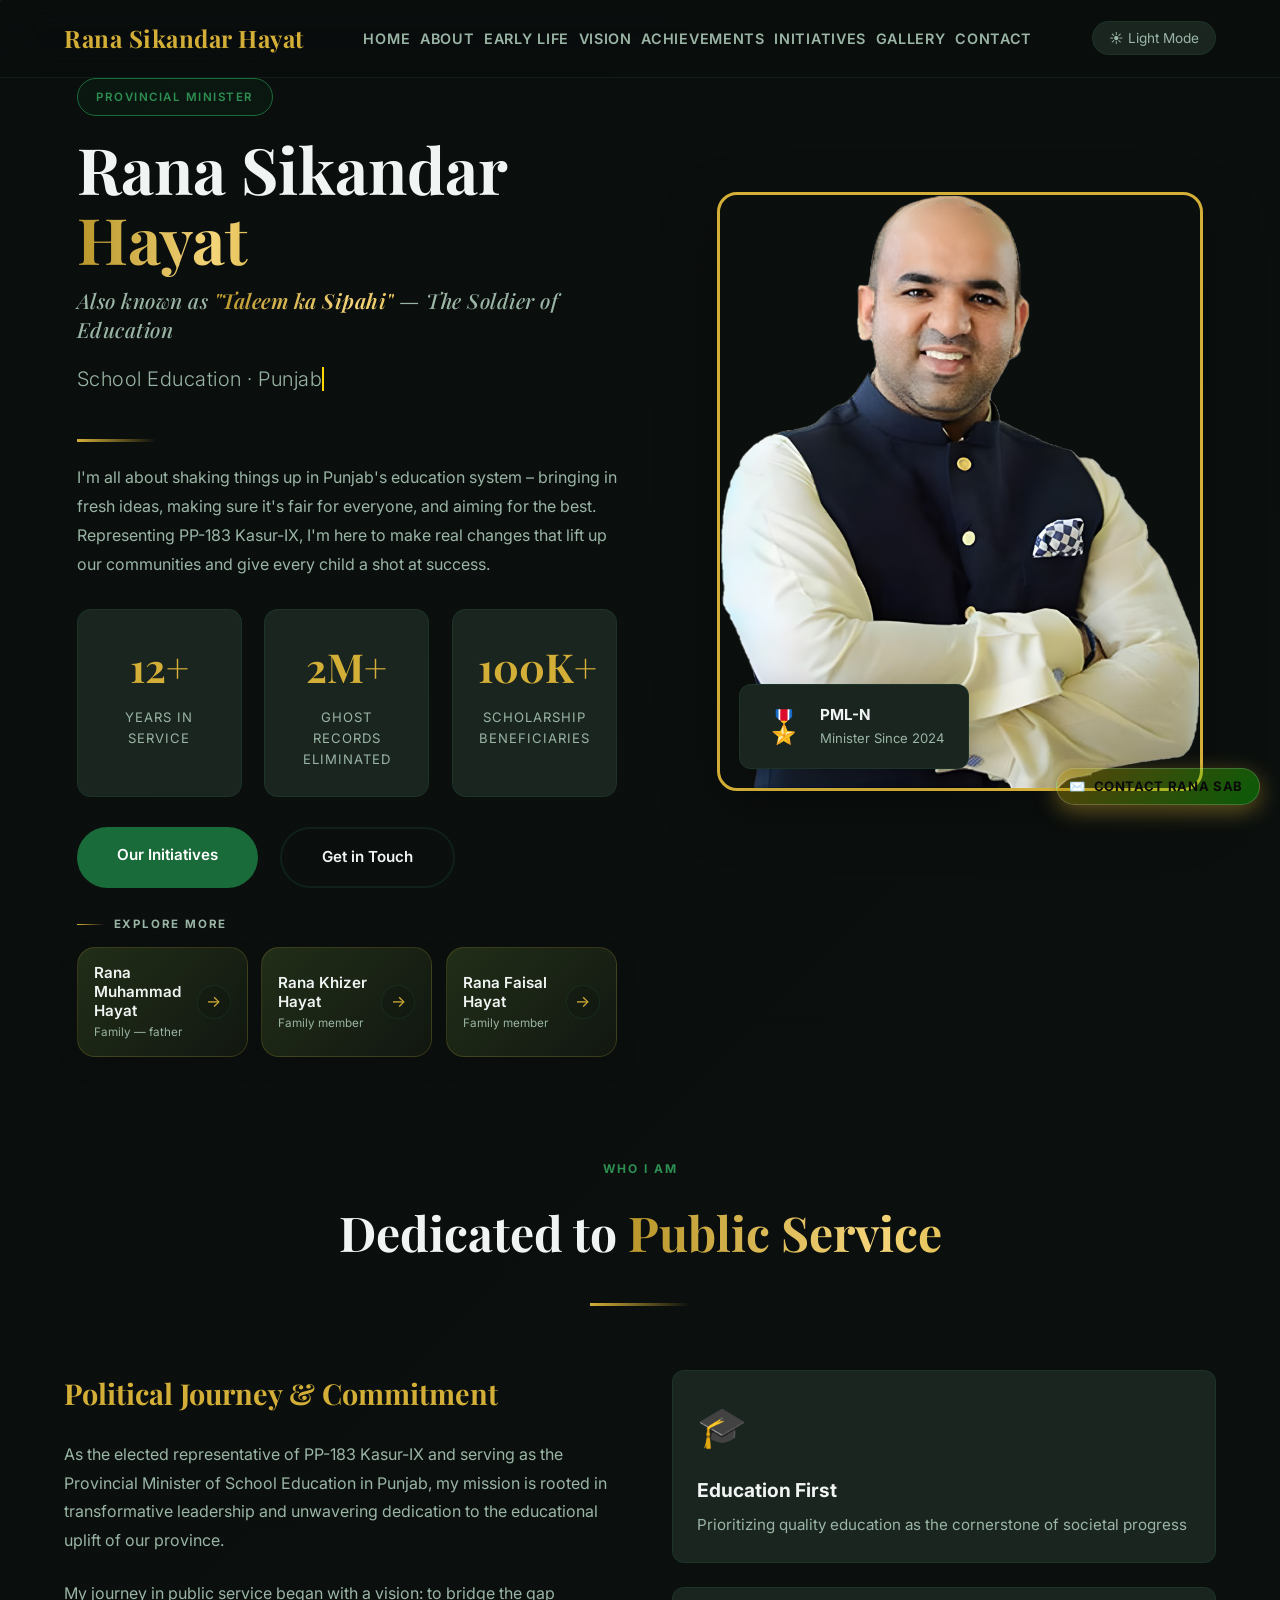
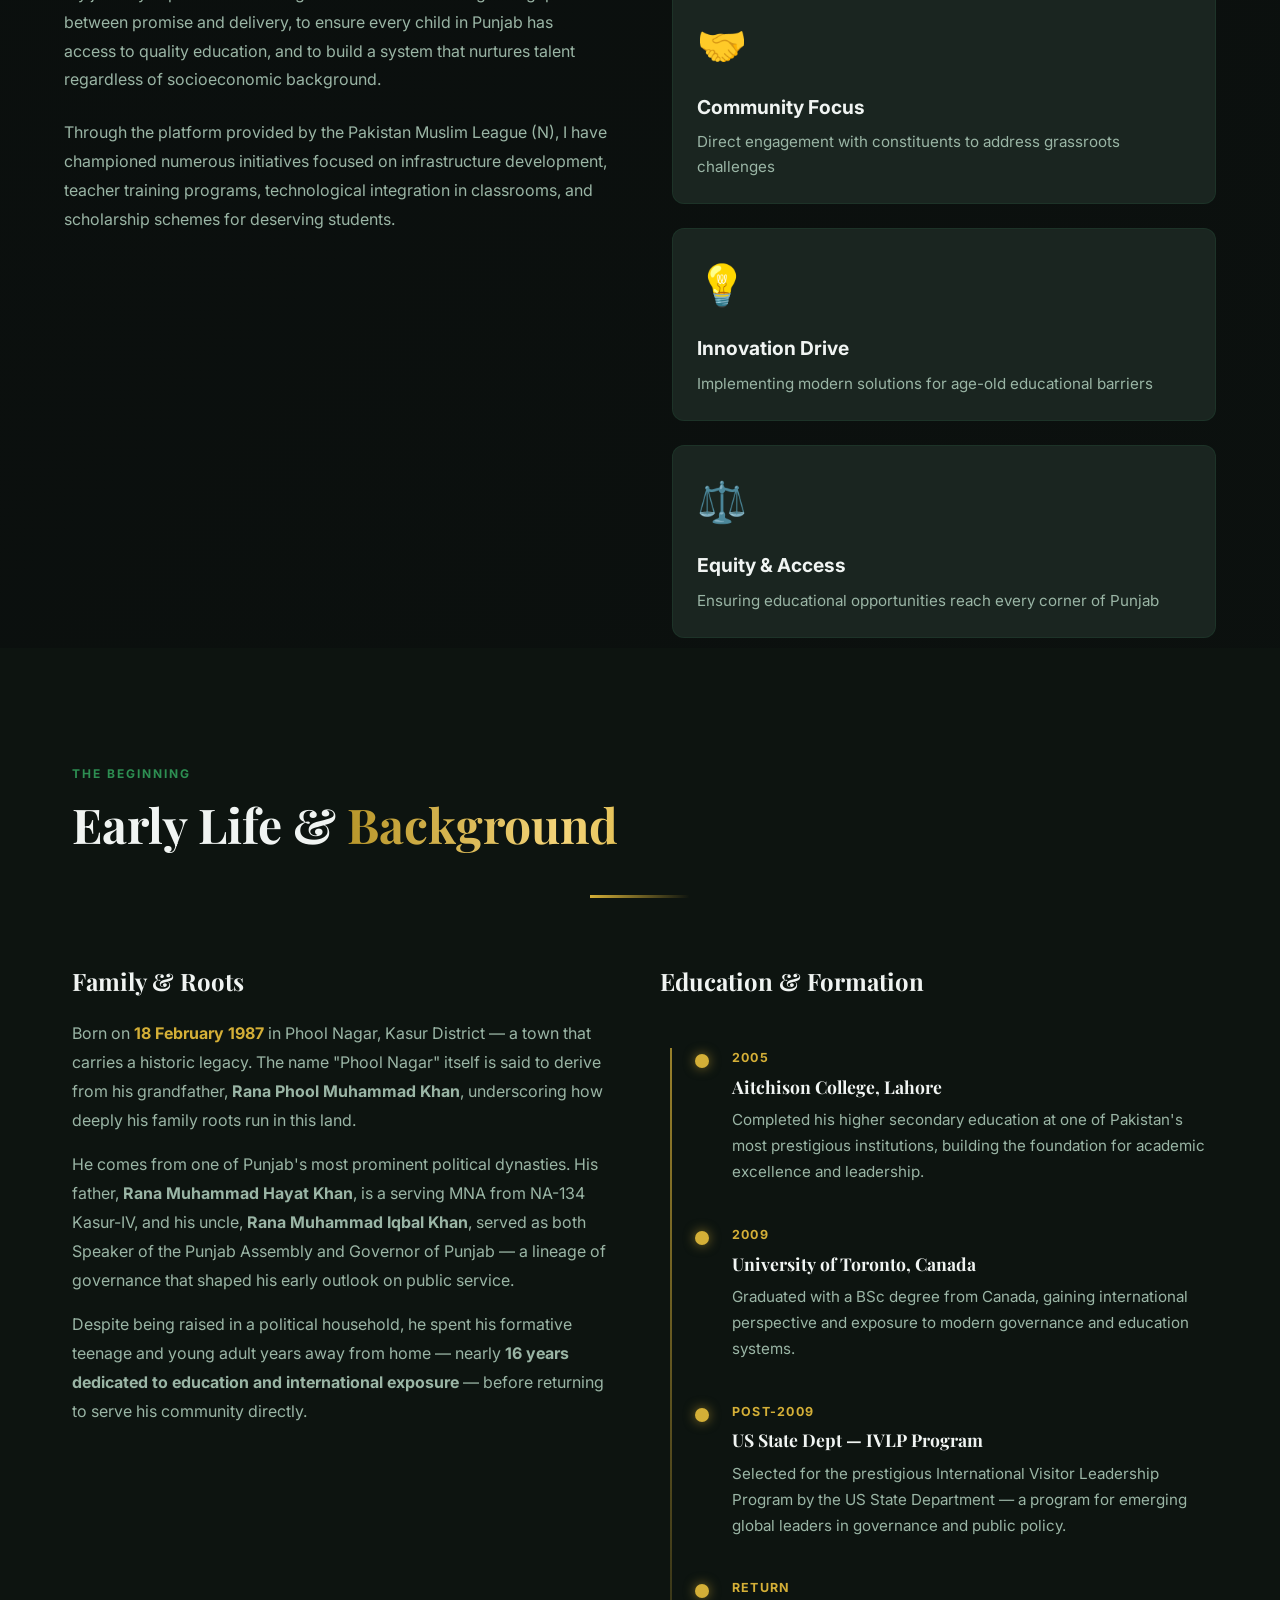
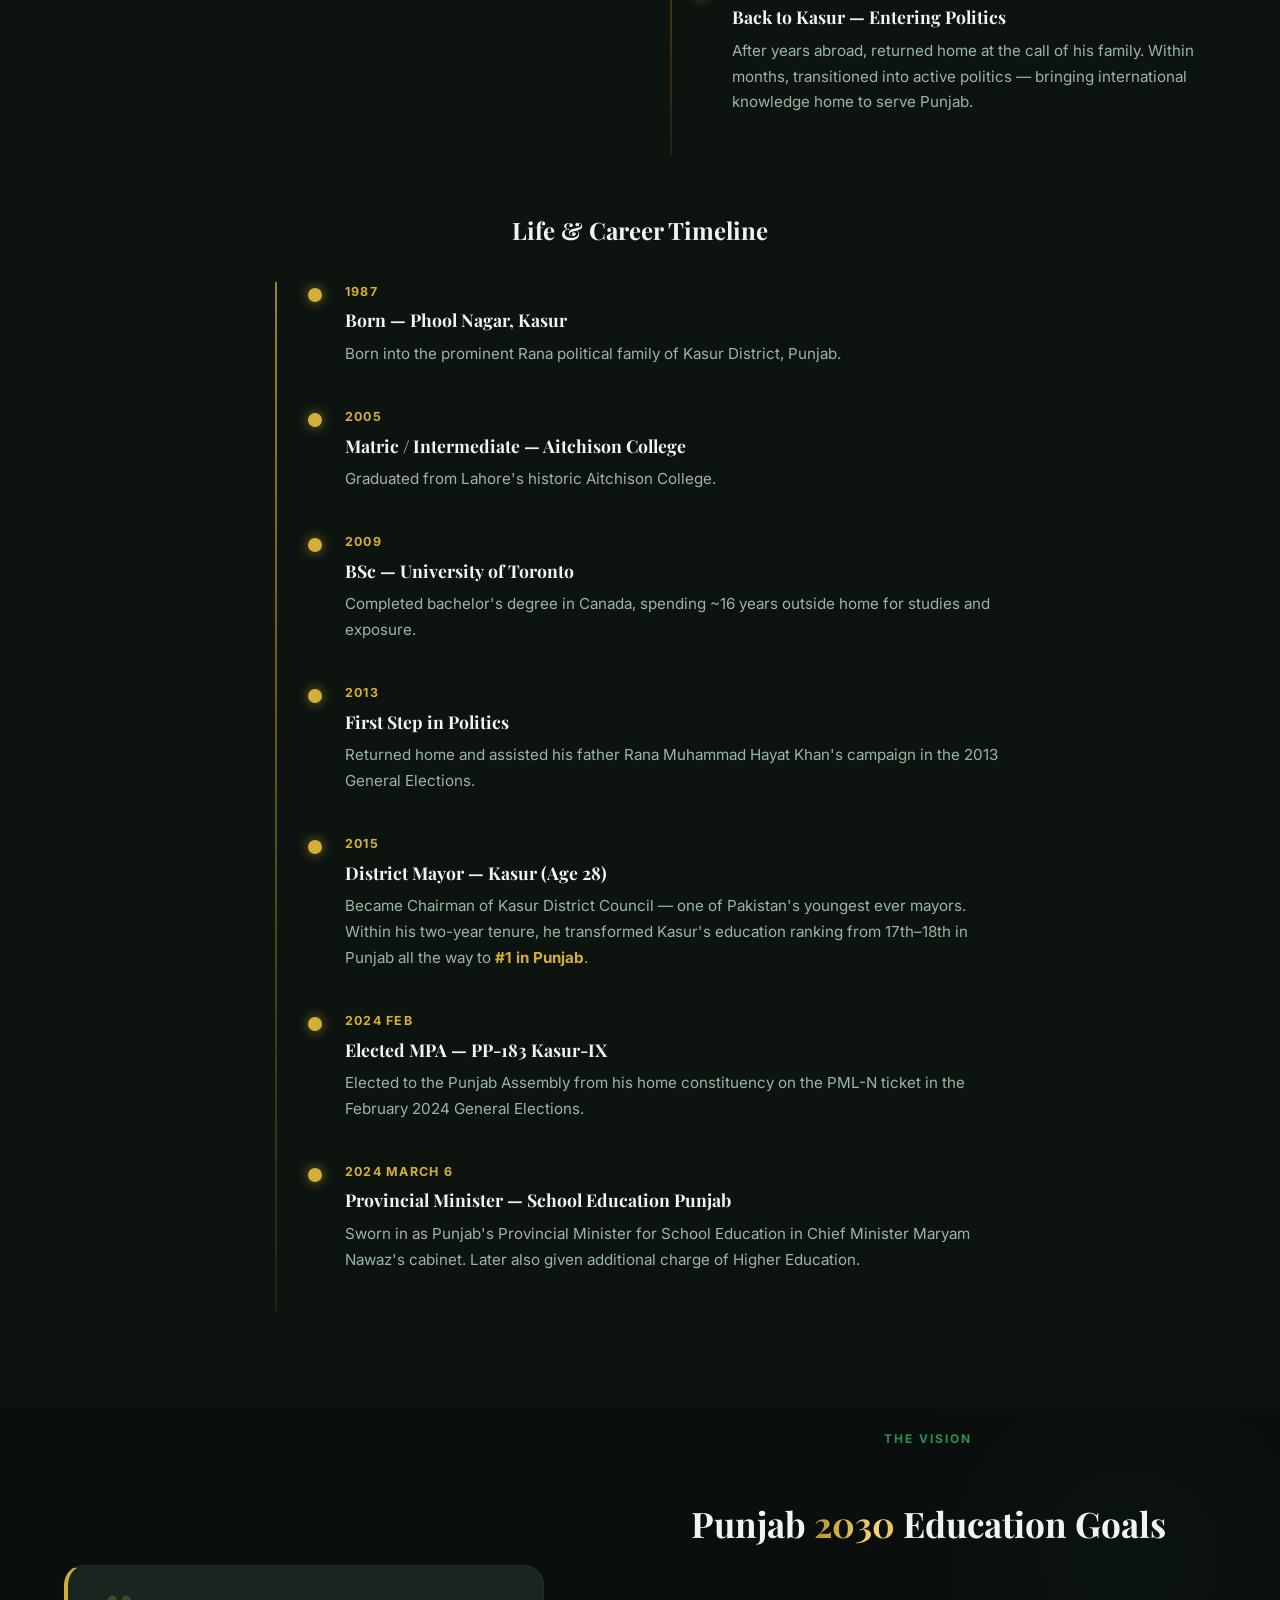
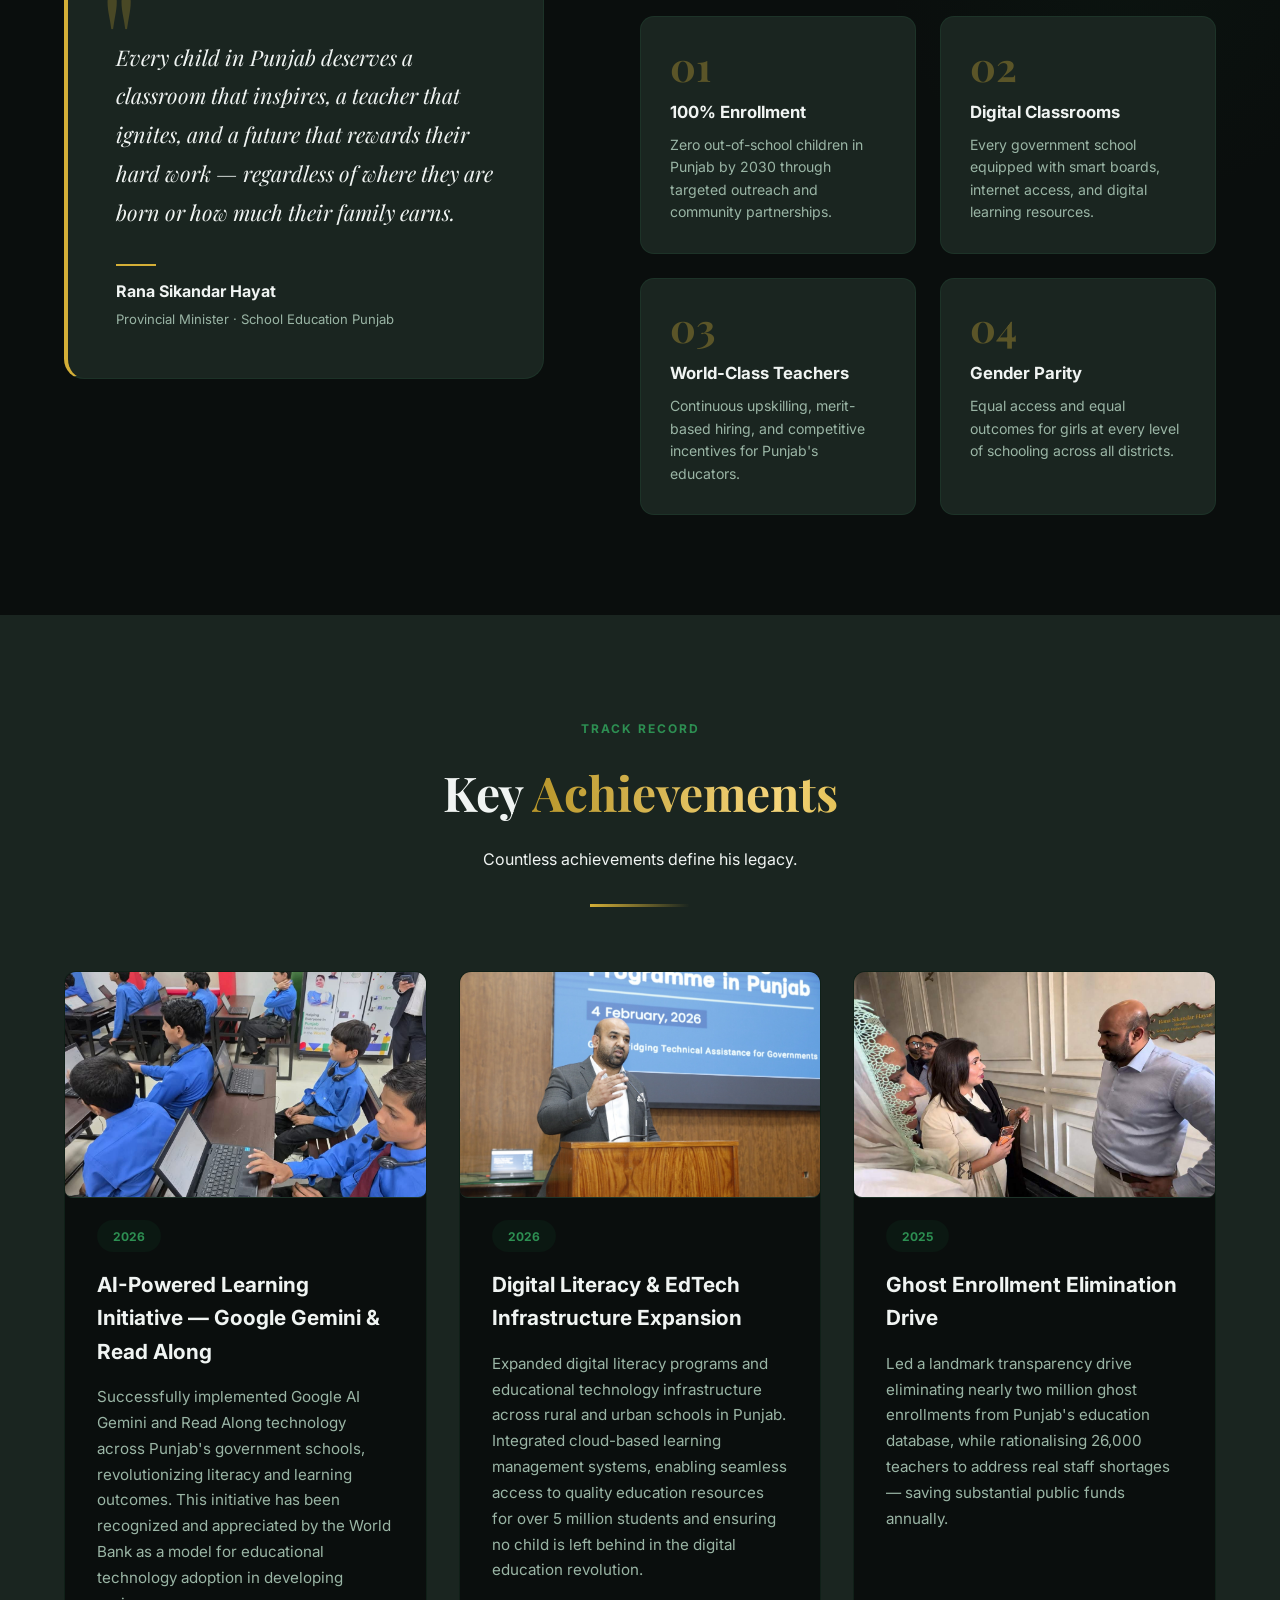
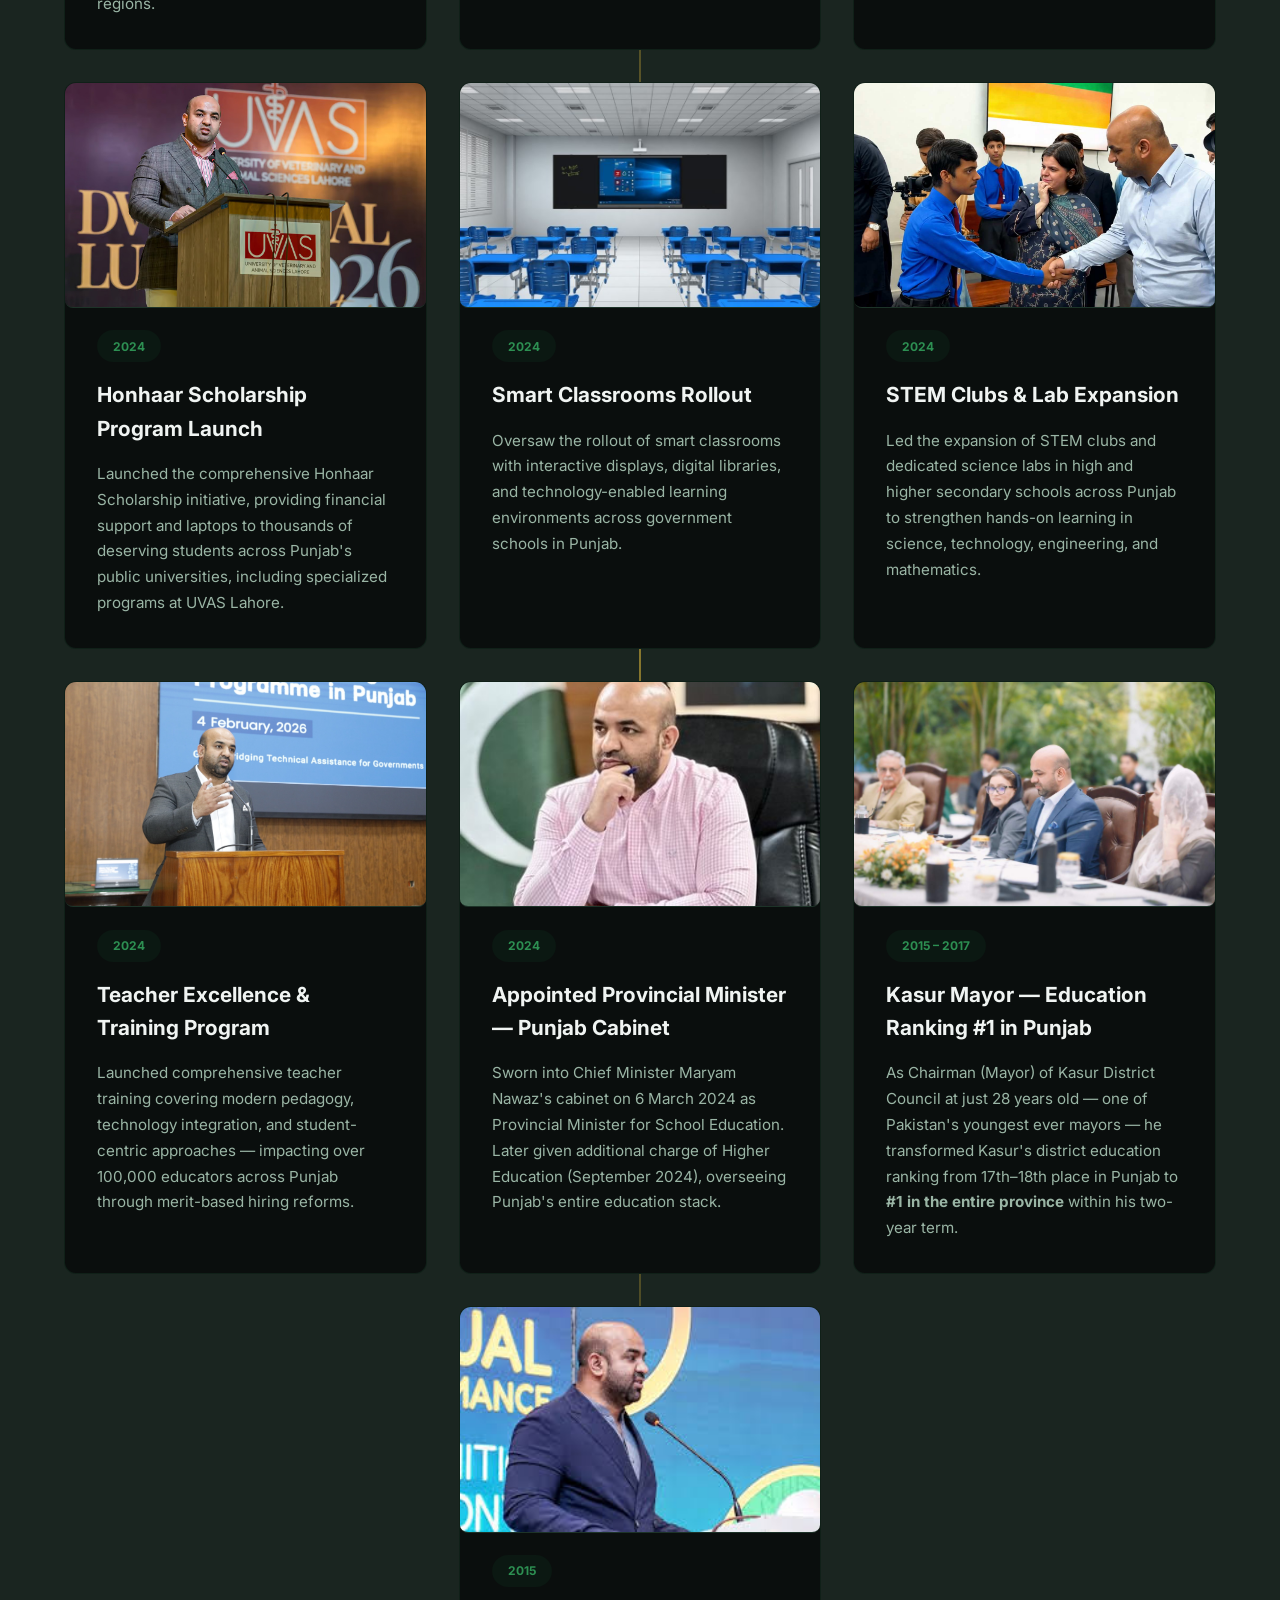
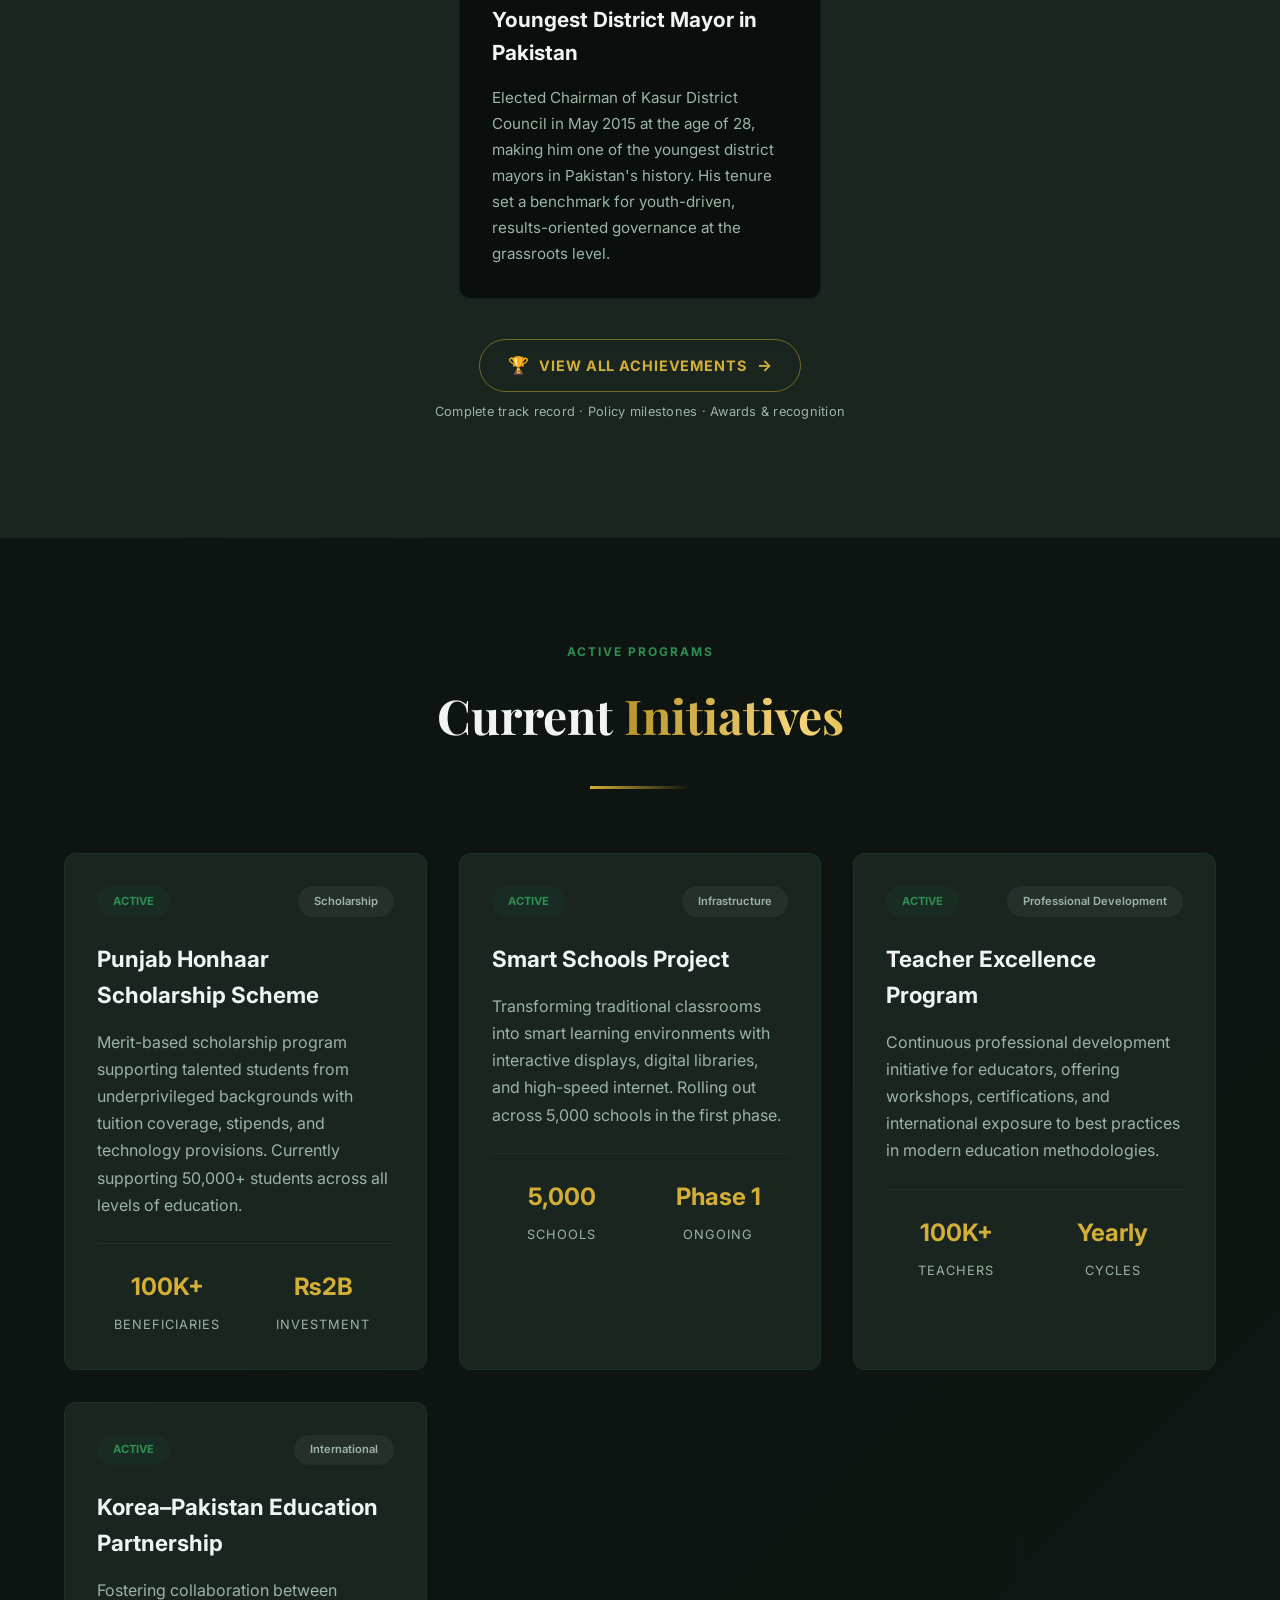
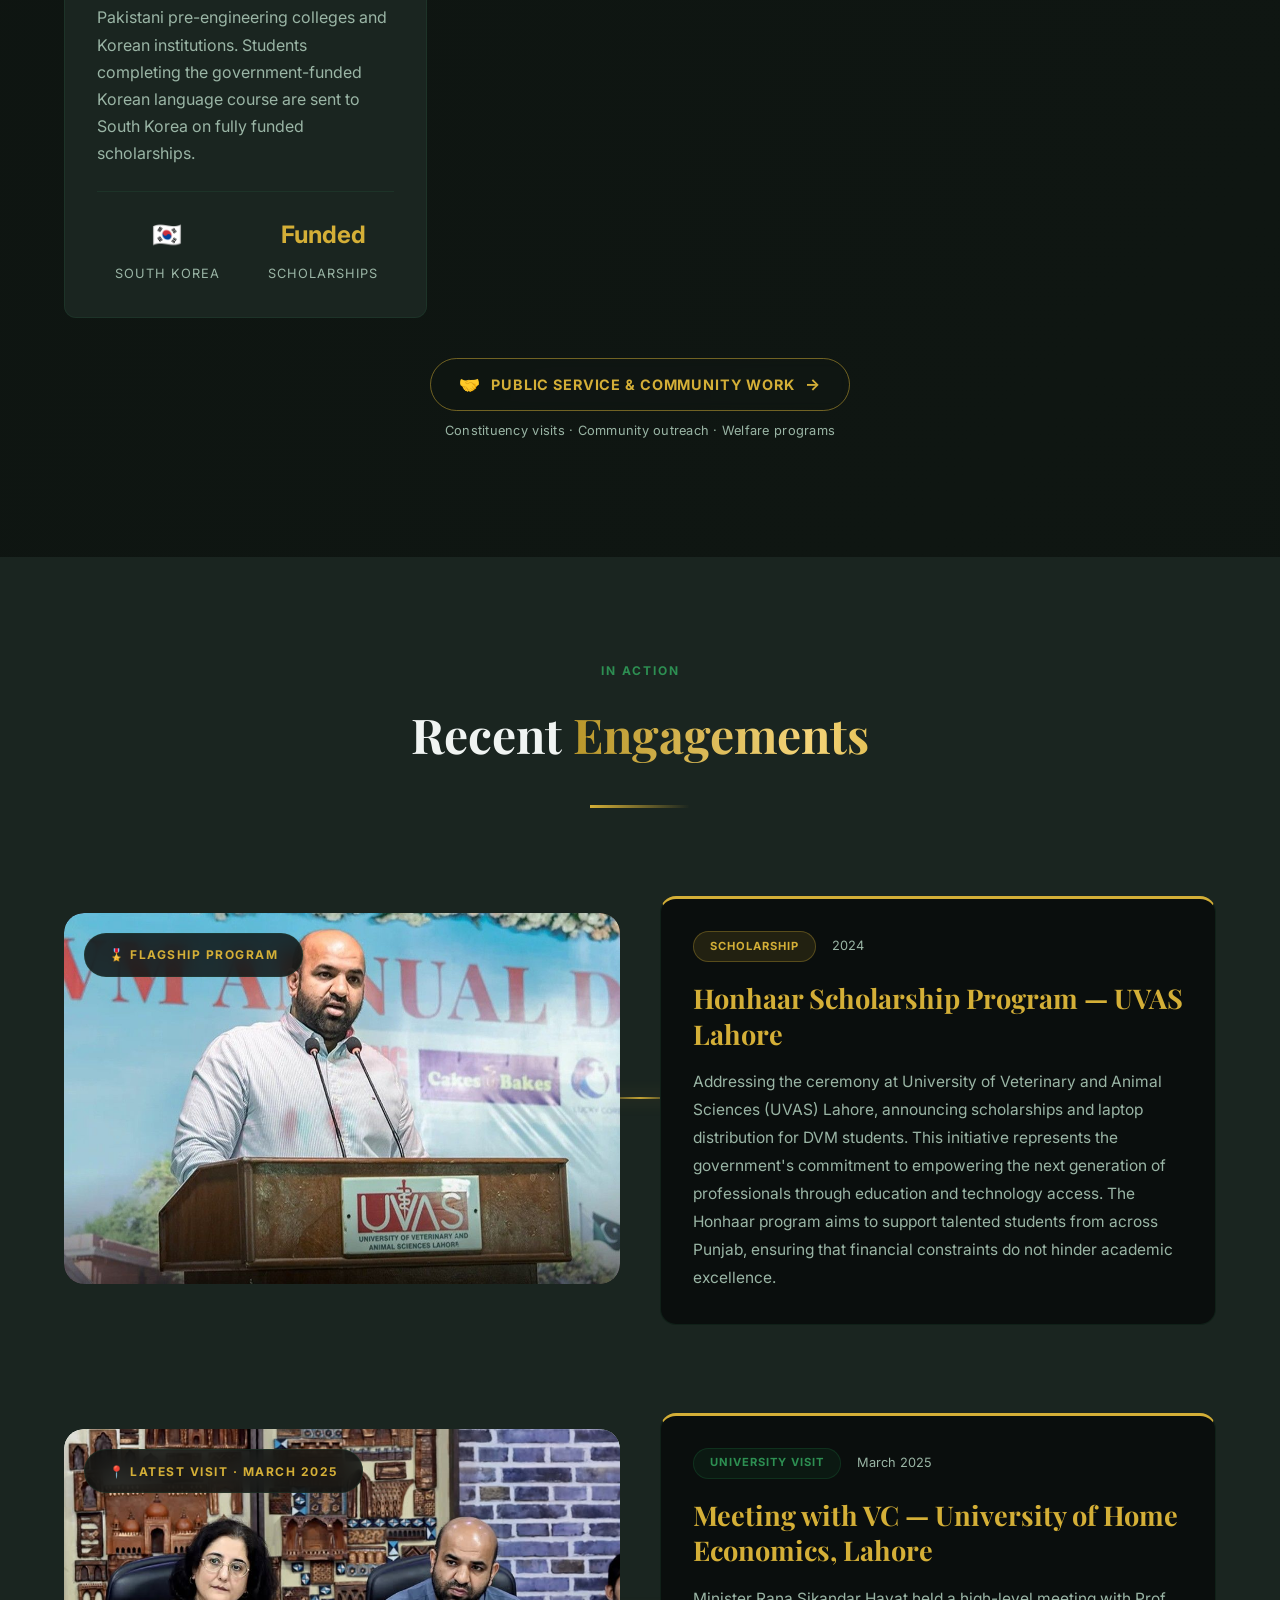
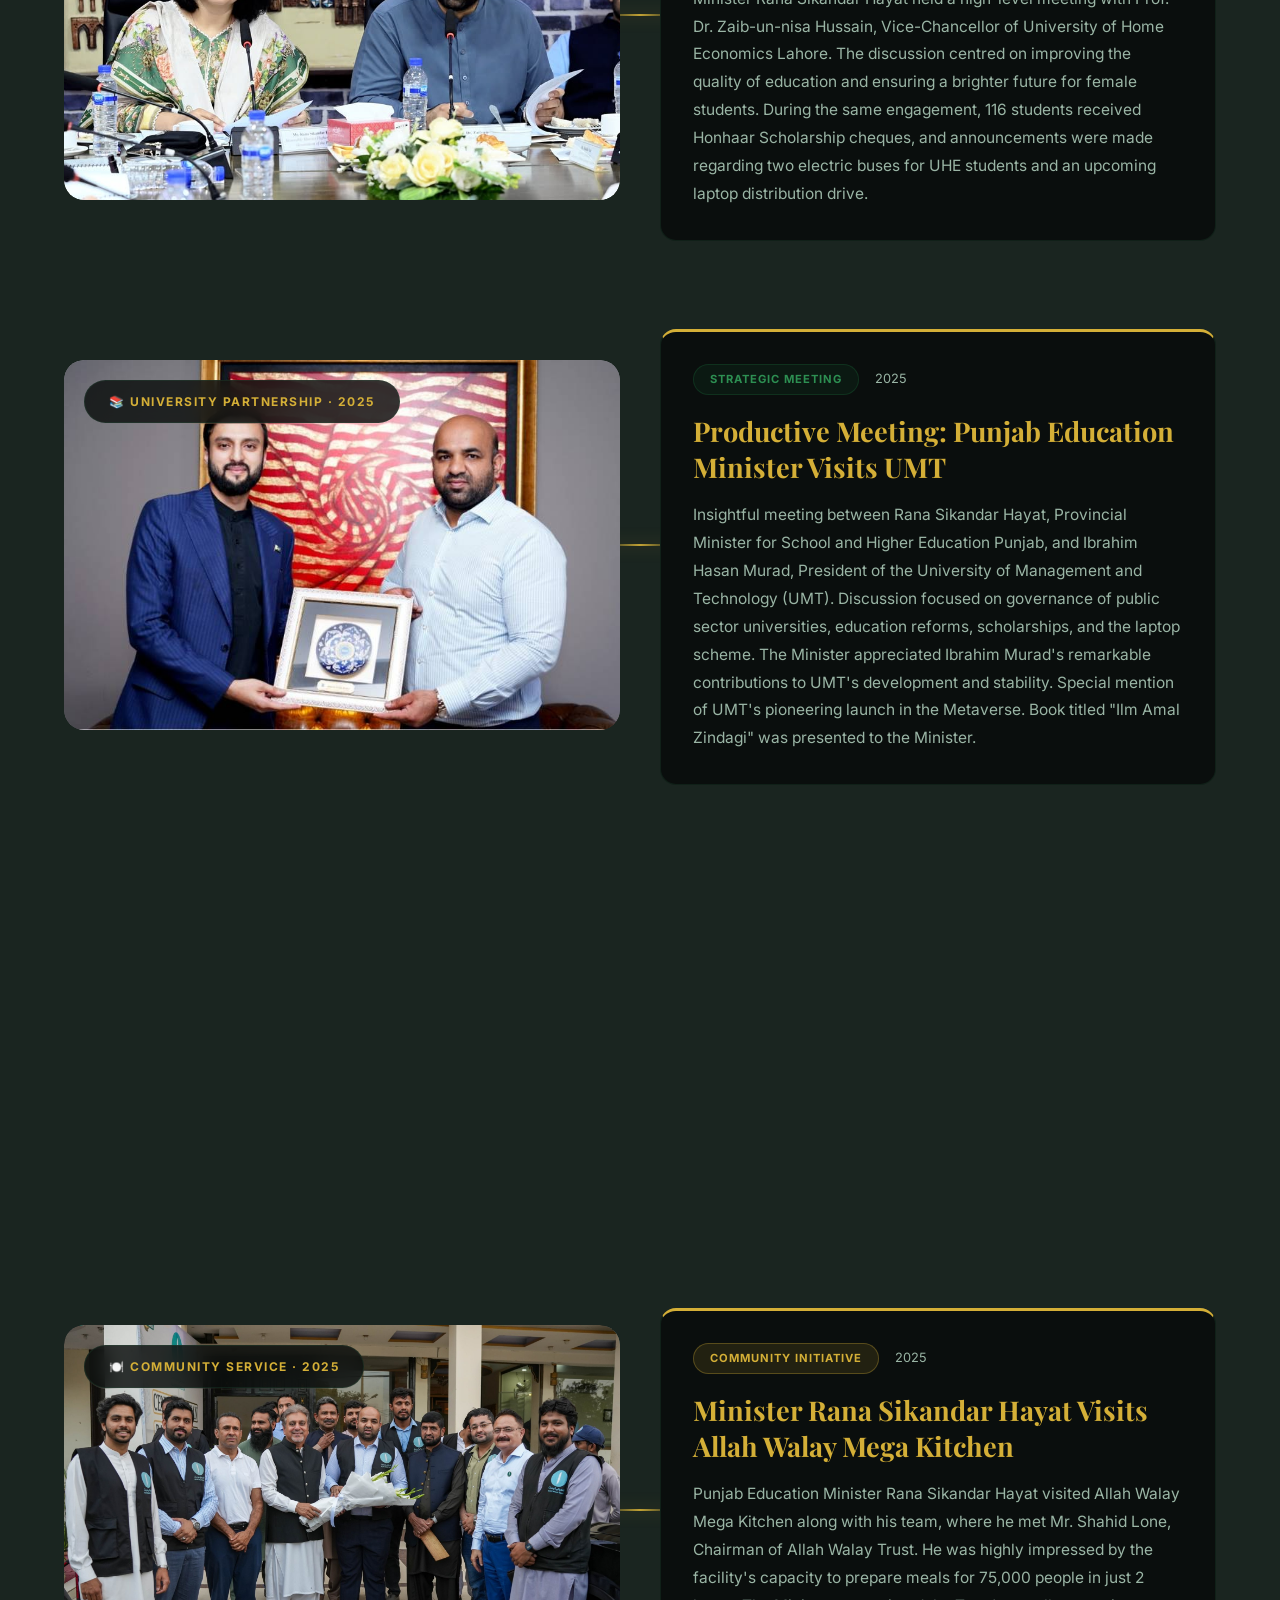
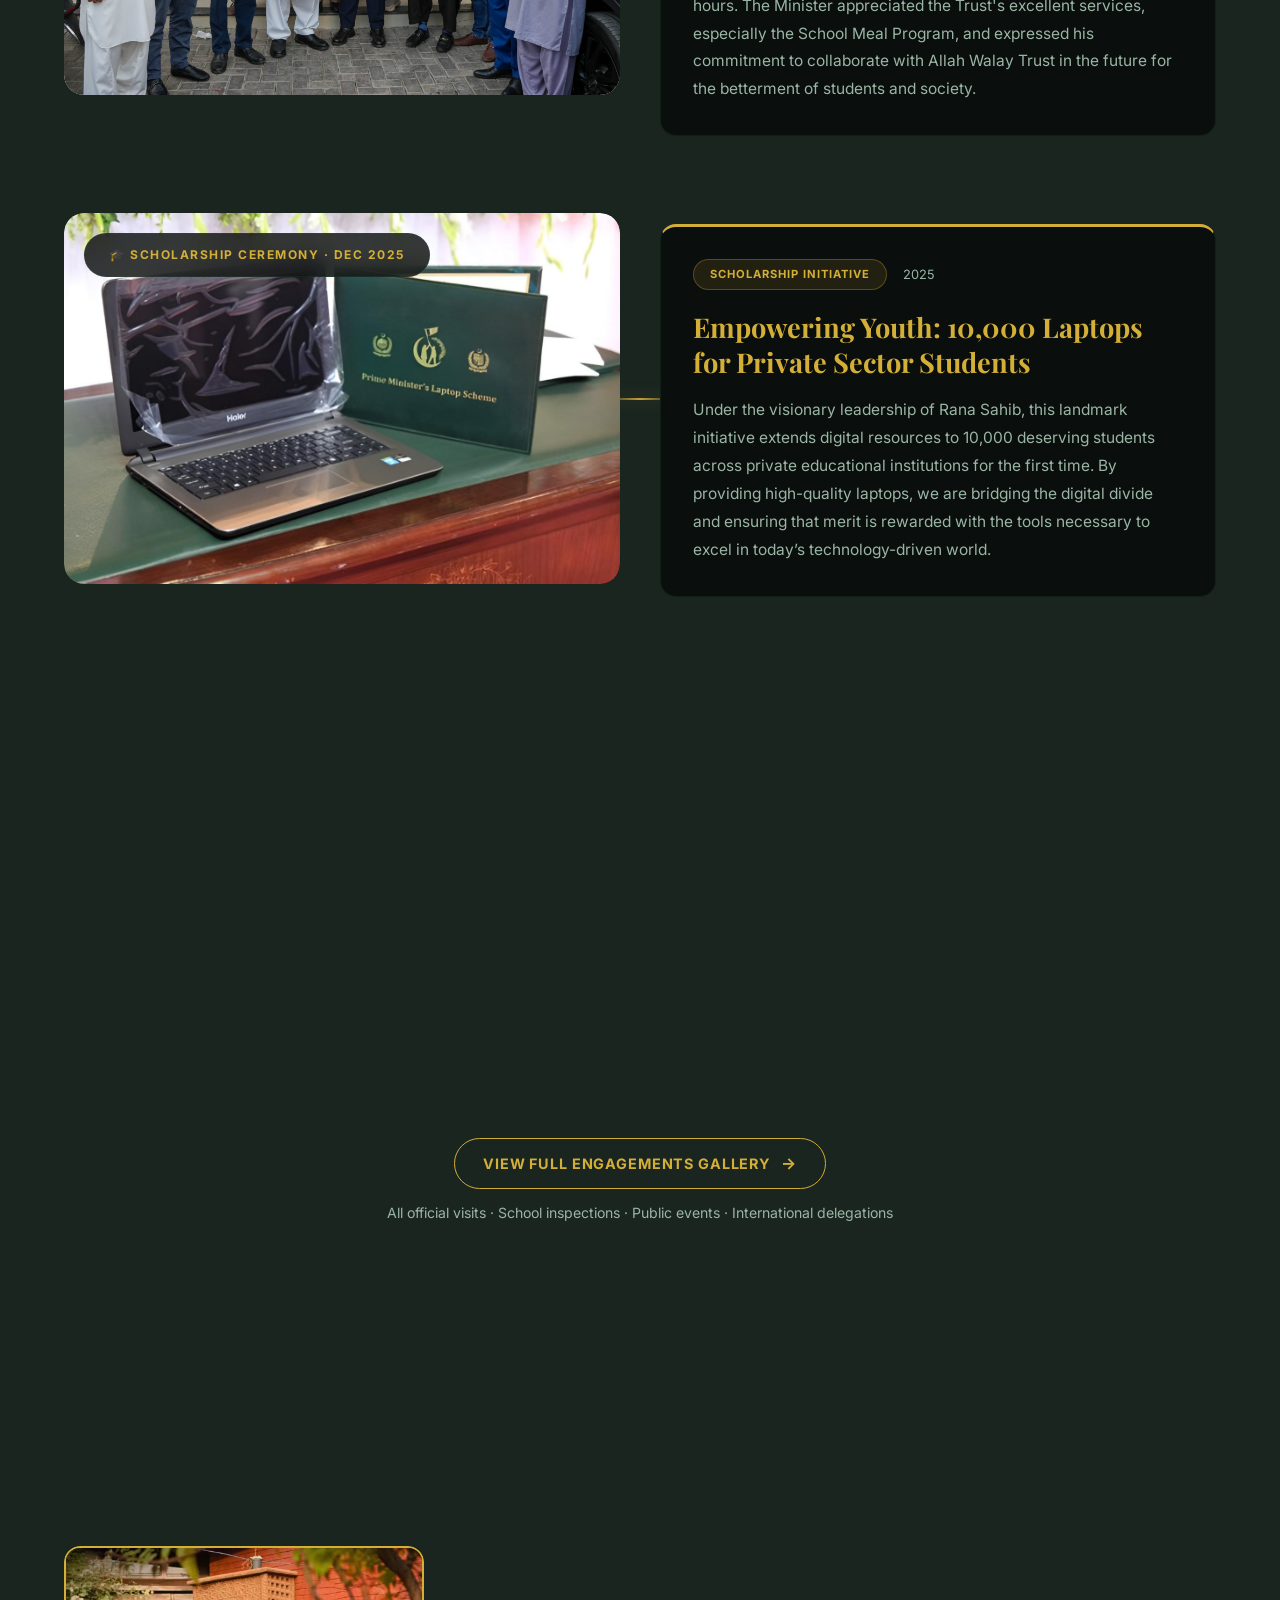
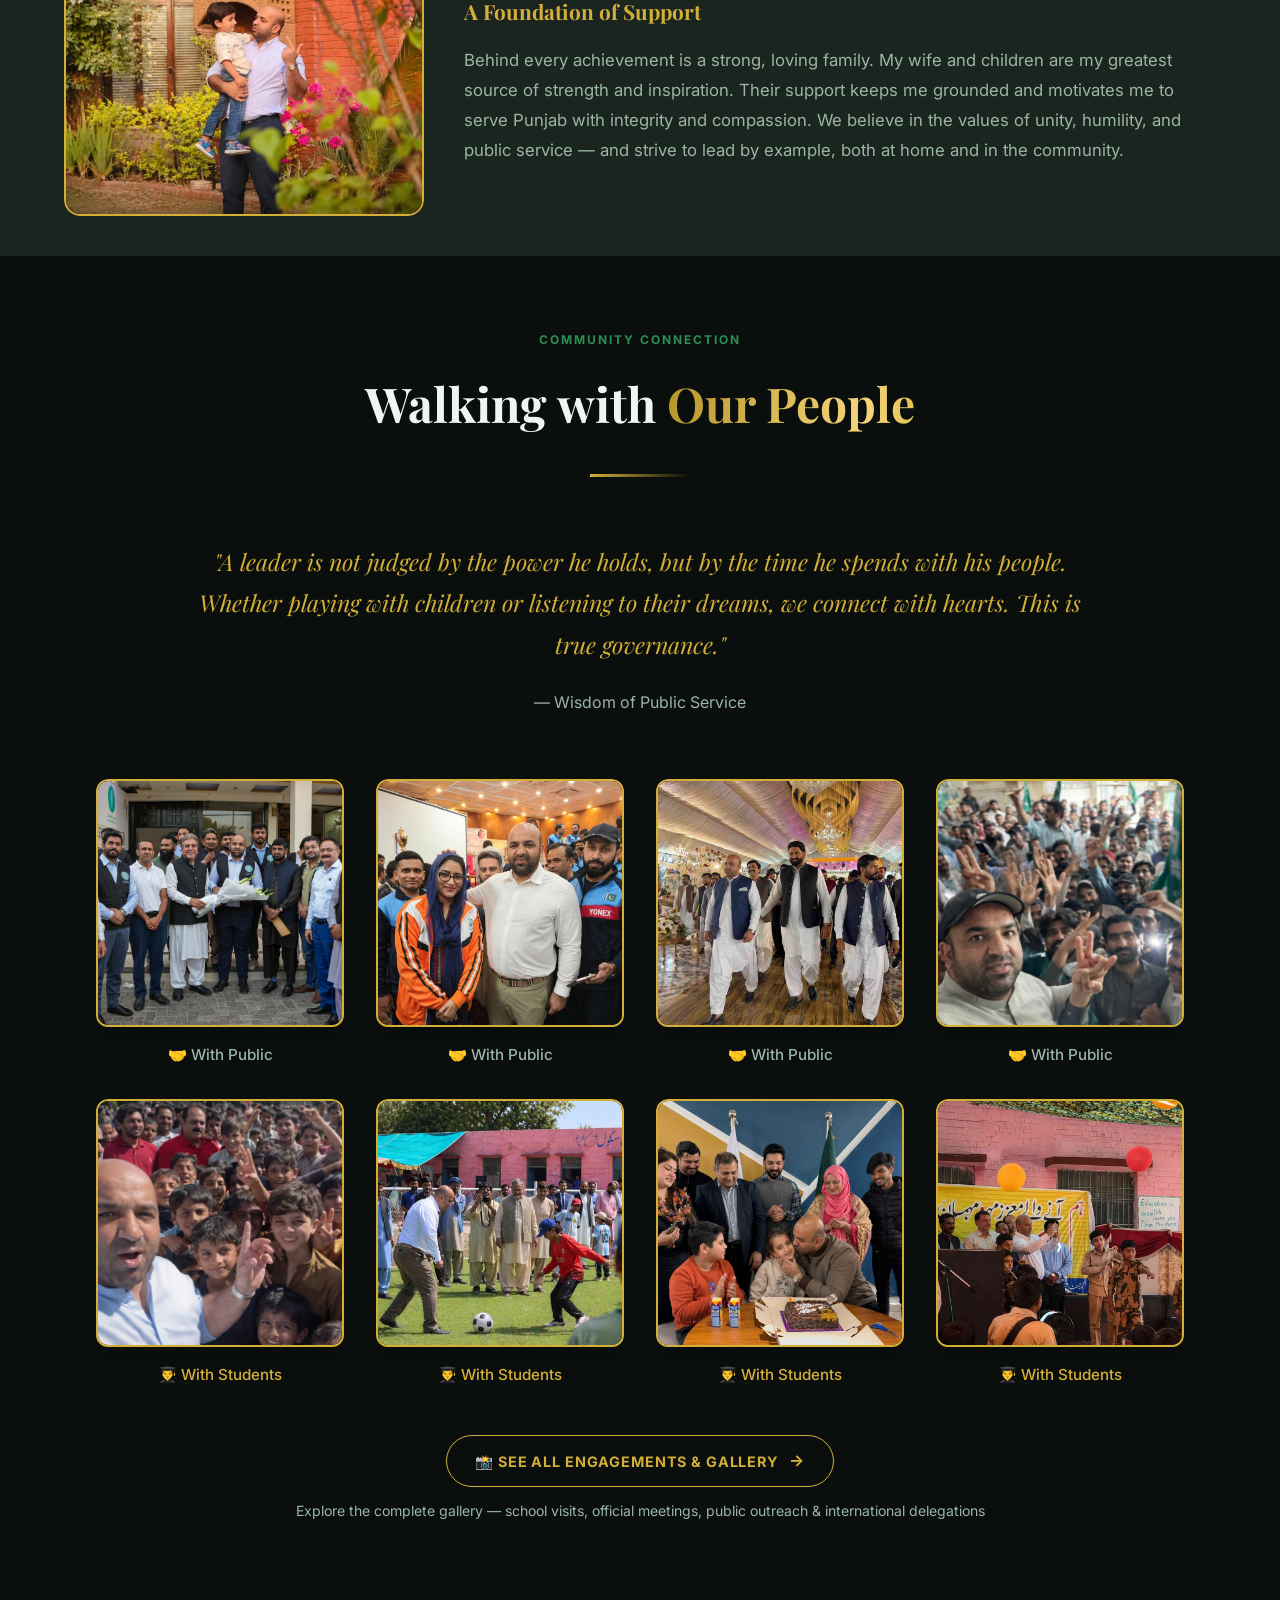
<file: index.html>
<!DOCTYPE html>
  <html lang="en" data-theme="dark">
  <head>
  <meta charset="UTF-8">
  <meta name="viewport" content="width=device-width, initial-scale=1.0">
  <title>Rana Sikandar Hayat | School Education Minister Punjab</title>
    <link rel="shortcut icon" href="favicon/letter-s.ico" type="image/x-icon">
  <meta name="description" content="Official website of Rana Sikandar Hayat, Provincial Minister of School Education, Punjab. Representing PP-183 Kasur-IX.">
  <meta name="keywords" content="Rana Sikandar Hayat, Punjab Education, PML-N, Kasur, School Education Minister">
  <meta name="author" content="Rana Sikandar Hayat">
  <meta property="og:title" content="Rana Sikandar Hayat – Provincial Minister of School Education">
  <meta property="og:description" content="Official website of Rana Sikandar Hayat, serving the people of PP-183 Kasur-IX">
  <meta property="og:type" content="website">
  <link href="https://fonts.googleapis.com/css2?family=Playfair+Display:wght@400;500;600;700&family=Inter:wght@300;400;500;600;700&display=swap" rel="stylesheet">
  <link rel="stylesheet" href="style.css">

  </head>
  <body class="page-home">

  <!-- PARTICLES CANVAS -->
  <canvas id="particles-canvas"></canvas>

  <!-- SCROLL PROGRESS BAR -->
  <div class="scroll-progress" id="scrollProgress"></div>

  <!-- NAVIGATION -->
  <nav id="mainNav">
    <div class="logo">Rana Sikandar Hayat</div>
    <ul class="nav-menu" id="navMenu">
      <li><a href="#hero">Home</a></li>
      <li><a href="#about">About</a></li>
      <li><a href="#early-life">Early Life</a></li>
      <li><a href="#vision">Vision</a></li>
      <li><a href="#achievements">Achievements</a></li>
      <li><a href="#initiatives">Initiatives</a></li>
      <li><a href="#gallery">Gallery</a></li>
      <li><a href="#contact">Contact</a></li>
    </ul>
    <div class="nav-right">
      <button class="theme-toggle">
        <span id="theme-icon">☀️</span>
        <span id="theme-text">Light Mode</span>
      </button>
      <button class="hamburger" id="hamburger" aria-label="Toggle menu">
        <span></span><span></span><span></span>
      </button>
    </div>
  </nav>

  <!-- HERO SECTION -->
  <section class="hero" id="hero">
    <div class="hero-content">
      <div class="hero-tag">Provincial Minister</div>
      <h1 class="hero-title">Rana Sikandar <span class="gold">Hayat</span></h1>
      <div class="hero-tagline">Also known as <span class="gold">"Taleem ka Sipahi"</span> — The Soldier of Education</div>
      <div class="hero-subtitle typewriter-wrap">
        <span class="typewriter-text" id="typewriterEl">School Education · Punjab</span>
      </div>
      <div class="hero-divider"></div>
      <p class="hero-bio">
        I'm all about shaking things up in Punjab's education system – bringing in fresh ideas, making sure it's fair for everyone, and aiming for the best. Representing PP-183 Kasur-IX, I'm here to make real changes that lift up our communities and give every child a shot at success.
      </p>
      <div class="hero-stats">
        <div class="stat-card">
          <div class="stat-number" data-target="12" data-suffix="+">0</div>
          <div class="stat-label">Years in Service</div>
        </div>
        <div class="stat-card">
          <div class="stat-number" data-target="2" data-suffix="M+">0</div>
          <div class="stat-label">Ghost Records Eliminated</div>
        </div>
        <div class="stat-card">
          <div class="stat-number" data-target="100" data-suffix="K+">0</div>
          <div class="stat-label">Scholarship Beneficiaries</div>
        </div>
      </div>
      <div class="hero-cta">
        <a href="#initiatives" class="btn btn-primary">Our Initiatives</a>
        <a href="#contact" class="btn btn-secondary">Get in Touch</a>
      </div>
      <div class="hero-quick-links" aria-label="Featured pages">
        <span class="hero-quick-links-label">Explore More</span>
        <div class="hero-quick-links-grid">
          <a href="father.html" class="hero-quick-link">
            <span class="hero-quick-link-copy">
              <strong>Rana Muhammad Hayat</strong>
              <small>Family — father</small>
            </span>
            <span class="hero-quick-link-arrow" aria-hidden="true">&rarr;</span>
          </a>
          <a href="khizar.html" class="hero-quick-link">
            <span class="hero-quick-link-copy">
              <strong>Rana Khizer Hayat</strong>
              <small>Family member</small>
            </span>
            <span class="hero-quick-link-arrow" aria-hidden="true">&rarr;</span>
          </a>
          <a href="faisal.html" class="hero-quick-link">
            <span class="hero-quick-link-copy">
              <strong>Rana Faisal Hayat</strong>
              <small>Family member</small>
            </span>
            <span class="hero-quick-link-arrow" aria-hidden="true">&rarr;</span>
          </a>
        </div>
      </div>
    </div>
    <div class="hero-image-container">
      <div class="image-frame">
        <img src="pics/rana-sb.png" alt="Rana Sikandar Hayat">
      </div>
      <div class="image-badge">
        <div class="badge-icon">🎖️</div>
        <div class="badge-text">
          <strong>PML-N</strong>
          <span>Minister Since 2024</span>
        </div>
      </div>
    </div>
  </section>

  <!-- ABOUT SECTION -->
  <section class="about-section" id="about">
    <div class="section-tag reveal">Who I Am</div>
    <h2 class="section-title reveal">Dedicated to <span class="gold">Public Service</span></h2>
    <div class="section-divider reveal"></div>
    <div class="about-grid">
      <div class="about-text reveal-left">
        <h3>Political Journey &amp; Commitment</h3>
        <p>As the elected representative of PP-183 Kasur-IX and serving as the Provincial Minister of School Education in Punjab, my mission is rooted in transformative leadership and unwavering dedication to the educational uplift of our province.</p>
        <p>My journey in public service began with a vision: to bridge the gap between promise and delivery, to ensure every child in Punjab has access to quality education, and to build a system that nurtures talent regardless of socioeconomic background.</p>
        <p>Through the platform provided by the Pakistan Muslim League (N), I have championed numerous initiatives focused on infrastructure development, teacher training programs, technological integration in classrooms, and scholarship schemes for deserving students.</p>
      </div>
      <div class="about-highlights reveal-right reveal-stagger">
        <div class="highlight-card"><div class="highlight-icon">🎓</div><h4>Education First</h4><p>Prioritizing quality education as the cornerstone of societal progress</p></div>
        <div class="highlight-card"><div class="highlight-icon">🤝</div><h4>Community Focus</h4><p>Direct engagement with constituents to address grassroots challenges</p></div>
        <div class="highlight-card"><div class="highlight-icon">💡</div><h4>Innovation Drive</h4><p>Implementing modern solutions for age-old educational barriers</p></div>
        <div class="highlight-card"><div class="highlight-icon">⚖️</div><h4>Equity &amp; Access</h4><p>Ensuring educational opportunities reach every corner of Punjab</p></div>
      </div>
    </div>
  </section>

  <!-- ====== EARLY LIFE & BACHPAN SECTION (NEW) ====== -->
  <section id="early-life" style="background: var(--bg-secondary, var(--surface)); padding: 6rem 0;">
    <div class="early-life-section">
      <div class="section-tag reveal">The Beginning</div>
      <h2 class="section-title reveal">Early Life &amp; <span class="gold">Background</span></h2>
      <div class="section-divider reveal"></div>

      <div class="early-life-grid">
        <!-- LEFT: Personal background -->
        <div class="reveal-left">
          <h3 style="font-family:'Playfair Display',serif; font-size:1.5rem; margin-bottom:1.2rem; color:var(--text);">Family &amp; Roots</h3>
          <p style="color:var(--text-secondary); line-height:1.8; margin-bottom:1rem;">
            Born on <strong style="color:#d4af37;">18 February 1987</strong> in Phool Nagar, Kasur District — a town that carries a historic legacy. The name "Phool Nagar" itself is said to derive from his grandfather, <strong>Rana Phool Muhammad Khan</strong>, underscoring how deeply his family roots run in this land.
          </p>
          <p style="color:var(--text-secondary); line-height:1.8; margin-bottom:1rem;">
            He comes from one of Punjab's most prominent political dynasties. His father, <strong>Rana Muhammad Hayat Khan</strong>, is a serving MNA from NA-134 Kasur-IV, and his uncle, <strong>Rana Muhammad Iqbal Khan</strong>, served as both Speaker of the Punjab Assembly and Governor of Punjab — a lineage of governance that shaped his early outlook on public service.
          </p>
          <p style="color:var(--text-secondary); line-height:1.8;">
            Despite being raised in a political household, he spent his formative teenage and young adult years away from home — nearly <strong>16 years dedicated to education and international exposure</strong> — before returning to serve his community directly.
          </p>
        </div>

        <!-- RIGHT: Education -->
        <div class="reveal-right">
          <h3 style="font-family:'Playfair Display',serif; font-size:1.5rem; margin-bottom:1.2rem; color:var(--text);">Education &amp; Formation</h3>
          <div class="early-life-timeline">
            <div class="elt-item">
              <div class="elt-year">2005</div>
              <h4>Aitchison College, Lahore</h4>
              <p>Completed his higher secondary education at one of Pakistan's most prestigious institutions, building the foundation for academic excellence and leadership.</p>
            </div>
            <div class="elt-item">
              <div class="elt-year">2009</div>
              <h4>University of Toronto, Canada</h4>
              <p>Graduated with a BSc degree from Canada, gaining international perspective and exposure to modern governance and education systems.</p>
            </div>
            <div class="elt-item">
              <div class="elt-year">Post-2009</div>
              <h4>US State Dept — IVLP Program</h4>
              <p>Selected for the prestigious International Visitor Leadership Program by the US State Department — a program for emerging global leaders in governance and public policy.</p>
            </div>
            <div class="elt-item">
              <div class="elt-year">Return</div>
              <h4>Back to Kasur — Entering Politics</h4>
              <p>After years abroad, returned home at the call of his family. Within months, transitioned into active politics — bringing international knowledge home to serve Punjab.</p>
            </div>
          </div>
        </div>
      </div>

      <!-- Timeline bar -->
      <div style="margin-top:3.5rem;">
        <h3 class="reveal" style="font-family:'Playfair Display',serif; font-size:1.5rem; margin-bottom:2rem; color:var(--text); text-align:center;">Life &amp; Career Timeline</h3>
        <div class="early-life-timeline reveal" style="padding-left: 3rem; max-width:750px; margin:0 auto;">
          <div class="elt-item">
            <div class="elt-year">1987</div>
            <h4>Born — Phool Nagar, Kasur</h4>
            <p>Born into the prominent Rana political family of Kasur District, Punjab.</p>
          </div>
          <div class="elt-item">
            <div class="elt-year">2005</div>
            <h4>Matric / Intermediate — Aitchison College</h4>
            <p>Graduated from Lahore's historic Aitchison College.</p>
          </div>
          <div class="elt-item">
            <div class="elt-year">2009</div>
            <h4>BSc — University of Toronto</h4>
            <p>Completed bachelor's degree in Canada, spending ~16 years outside home for studies and exposure.</p>
          </div>
          <div class="elt-item">
            <div class="elt-year">2013</div>
            <h4>First Step in Politics</h4>
            <p>Returned home and assisted his father Rana Muhammad Hayat Khan's campaign in the 2013 General Elections.</p>
          </div>
          <div class="elt-item">
            <div class="elt-year">2015</div>
            <h4>District Mayor — Kasur (Age 28)</h4>
            <p>Became Chairman of Kasur District Council — one of Pakistan's youngest ever mayors. Within his two-year tenure, he transformed Kasur's education ranking from 17th–18th in Punjab all the way to <strong style="color:#d4af37;">#1 in Punjab</strong>.</p>
          </div>
          <div class="elt-item">
            <div class="elt-year">2024 Feb</div>
            <h4>Elected MPA — PP-183 Kasur-IX</h4>
            <p>Elected to the Punjab Assembly from his home constituency on the PML-N ticket in the February 2024 General Elections.</p>
          </div>
          <div class="elt-item">
            <div class="elt-year">2024 March 6</div>
            <h4>Provincial Minister — School Education Punjab</h4>
            <p>Sworn in as Punjab's Provincial Minister for School Education in Chief Minister Maryam Nawaz's cabinet. Later also given additional charge of Higher Education.</p>
          </div>
        </div>
      </div>
    </div>
  </section>
  <!-- ====== END EARLY LIFE SECTION ====== -->

  <!-- VISION SECTION -->
  <section class="vision-section" id="vision">
    <div class="vision-inner">
      <div class="vision-quote-wrap reveal">
        <div class="vision-quote-mark">"</div>
        <blockquote class="vision-quote">
          Every child in Punjab deserves a classroom that inspires, a teacher that ignites, 
          and a future that rewards their hard work — regardless of where they are born 
          or how much their family earns.
        </blockquote>
        <div class="vision-quote-author">
          <div class="vision-author-line"></div>
          <span>Rana Sikandar Hayat</span>
          <span class="vision-author-title">Provincial Minister · School Education Punjab</span>
        </div>
      </div>
      <div class="vision-pillars">
        <div class="section-tag reveal" style="text-align:center;">The Vision</div>
        <h2 class="section-title reveal" style="text-align:center; font-size:2.2rem;">Punjab <span class="gold">2030</span> Education Goals</h2>
        <div class="pillars-grid reveal-stagger">
          <div class="pillar-card"><div class="pillar-num">01</div><h4>100% Enrollment</h4><p>Zero out-of-school children in Punjab by 2030 through targeted outreach and community partnerships.</p></div>
          <div class="pillar-card"><div class="pillar-num">02</div><h4>Digital Classrooms</h4><p>Every government school equipped with smart boards, internet access, and digital learning resources.</p></div>
          <div class="pillar-card"><div class="pillar-num">03</div><h4>World-Class Teachers</h4><p>Continuous upskilling, merit-based hiring, and competitive incentives for Punjab's educators.</p></div>
          <div class="pillar-card"><div class="pillar-num">04</div><h4>Gender Parity</h4><p>Equal access and equal outcomes for girls at every level of schooling across all districts.</p></div>
        </div>
      </div>
    </div>
  </section>

  <!-- ACHIEVEMENTS SECTION — CORRECTED TIMELINE -->
  <section class="achievements-section" id="achievements">
    <div class="section-tag reveal">Track Record</div>
    <h2 class="section-title reveal">Key <span class="gold">Achievements</span></h2>
    <span>Countless achievements define his legacy.</span>
    <div class="section-divider reveal"></div>
    <div class="achievements-grid reveal-stagger">

      <div class="achievement-card">
        <div class="achievement-media achievement-media-placeholder">
          <img src="pics/ai-1.png" alt="AI in Education">
          <img src="pics/ai-2.png" alt="AI in Education">
          <img src="pics/ai-3.png" alt="AI in Education">
          <img src="pics/ai-4.png" alt="AI in Education">
        </div>
        <div class="achievement-year">2026</div>
        <h3>AI-Powered Learning Initiative — Google Gemini & Read Along</h3>
        <p>Successfully implemented Google AI Gemini and Read Along technology across Punjab's government schools, revolutionizing literacy and learning outcomes. This initiative has been recognized and appreciated by the World Bank as a model for educational technology adoption in developing regions.</p>
      </div>

      <div class="achievement-card">
        <div class="achievement-media achievement-media-placeholder">
          <img src="pics/tec.png" alt="Digital Literacy Program">
          <img src="pics/technical-program-2.png" alt="Digital Literacy Program">
        </div>
        <div class="achievement-year">2026</div>
        <h3>Digital Literacy & EdTech Infrastructure Expansion</h3>
        <p>Expanded digital literacy programs and educational technology infrastructure across rural and urban schools in Punjab. Integrated cloud-based learning management systems, enabling seamless access to quality education resources for over 5 million students and ensuring no child is left behind in the digital education revolution.</p>
      </div>

      <div class="achievement-card">
        <div class="achievement-media achievement-media-placeholder">
          <img src="pics/teachers.png" alt="Teachers">
          <img src="pics/rana-teachers.png" alt="Teachers">
        </div>
        <div class="achievement-year">2025</div>
        <h3>Ghost Enrollment Elimination Drive</h3>
        <p>Led a landmark transparency drive eliminating nearly two million ghost enrollments from Punjab's education database, while rationalising 26,000 teachers to address real staff shortages — saving substantial public funds annually.</p>
      </div>

      <div class="achievement-card">
        <div class="achievement-media achievement-media-placeholder">
          <img src="pics/honhar-s.png" alt="honhar scholarship">
          <img src="pics/honhar.png" alt="honhar scholarship">
        </div>
        <div class="achievement-year">2024</div>
        <h3>Honhaar Scholarship Program Launch</h3>
        <p>Launched the comprehensive Honhaar Scholarship initiative, providing financial support and laptops to thousands of deserving students across Punjab's public universities, including specialized programs at UVAS Lahore.</p>
      </div>

      <div class="achievement-card">
        <div class="achievement-media achievement-media-placeholder">
          <img src="pics/digital-classroom.png" alt="digital classroom">
          <img src="pics/digital-classroom-2.png" alt="digital classroom">
        </div>
        <div class="achievement-year">2024</div>
        <h3>Smart Classrooms Rollout</h3>
        <p>Oversaw the rollout of smart classrooms with interactive displays, digital libraries, and technology-enabled learning environments across government schools in Punjab.</p>
      </div>

      <div class="achievement-card">
        <div class="achievement-media achievement-media-placeholder">
          <img src="pics/stem.png" alt="Stem labs">
          <img src="pics/stem-s.png" alt="Stem labs">
          <img src="pics/stem-lab-1.png" alt="Stem labs">
          <img src="pics/stem-lab-2.png" alt="Stem labs">
          <img src="pics/stem-lab-3.png" alt="Stem labs">
          <img src="pics/stem-lab-4.png" alt="Stem labs">
          <img src="pics/stem-lab-5.png" alt="Stem labs">
          <img src="pics/computer-labs.png" alt="computer labs">
        </div>
        <div class="achievement-year">2024</div>
        <h3>STEM Clubs &amp; Lab Expansion</h3>
        <p>Led the expansion of STEM clubs and dedicated science labs in high and higher secondary schools across Punjab to strengthen hands-on learning in science, technology, engineering, and mathematics.</p>
      </div>

      <div class="achievement-card">
        <div class="achievement-media achievement-media-placeholder">
          <img src="pics/technical-program.png" alt="Teacher training program">
          <img src="pics/technical-program-2.png" alt="Teacher training program">
        </div>
        <div class="achievement-year">2024</div>
        <h3>Teacher Excellence &amp; Training Program</h3>
        <p>Launched comprehensive teacher training covering modern pedagogy, technology integration, and student-centric approaches — impacting over 100,000 educators across Punjab through merit-based hiring reforms.</p>
      </div>

      <div class="achievement-card">
        <div class="achievement-media achievement-media-placeholder">
          <img src="pics/s-g.png" alt="rana sikandar hayat">
          <img src="pics/r-s.png" alt="rana sikandar hayat">
        </div>
        <div class="achievement-year">2024</div>
        <h3>Appointed Provincial Minister — Punjab Cabinet</h3>
        <p>Sworn into Chief Minister Maryam Nawaz's cabinet on 6 March 2024 as Provincial Minister for School Education. Later given additional charge of Higher Education (September 2024), overseeing Punjab's entire education stack.</p>
      </div>

      <div class="achievement-card">
        <div class="achievement-media achievement-media-placeholder">
          <img src="pics/kasur-ranking.png" alt="Kasur Education Ranking">
          <img src="pics/rana-in-meeting.png" alt="Kasur Education Ranking">
        </div>
        <div class="achievement-year">2015 – 2017</div>
        <h3>Kasur Mayor — Education Ranking #1 in Punjab</h3>
        <p>As Chairman (Mayor) of Kasur District Council at just 28 years old — one of Pakistan's youngest ever mayors — he transformed Kasur's district education ranking from 17th–18th place in Punjab to <strong>#1 in the entire province</strong> within his two-year term.</p>
      </div>

      <div class="achievement-card">
        <div class="achievement-media achievement-media-placeholder">
          <img src="pics/r.png" alt="Rana Sikandar Hayat">
          <img src="pics/girls-education.png" alt="Rana Sikandar Hayat">
        </div>
        <div class="achievement-year">2015</div>
        <h3>Youngest District Mayor in Pakistan</h3>
        <p>Elected Chairman of Kasur District Council in May 2015 at the age of 28, making him one of the youngest district mayors in Pakistan's history. His tenure set a benchmark for youth-driven, results-oriented governance at the grassroots level.</p>
      </div>

    </div>

    <!-- See More: Achievements -->
    <div class="see-more-section-wrap">
      <a href="achievements.html" class="see-more-section-btn">
        <span class="sms-icon">🏆</span>
        <span class="sms-label">View All Achievements</span>
        <span class="sms-arrow">→</span>
      </a>
      <span class="sms-sub">Complete track record · Policy milestones · Awards & recognition</span>
    </div>
  </section>

  <!-- INITIATIVES SECTION -->
  <section class="initiatives-section" id="initiatives">
    <div class="section-tag reveal">Active Programs</div>
    <h2 class="section-title reveal">Current <span class="gold">Initiatives</span></h2>
    <div class="section-divider reveal"></div>
    <div class="initiatives-grid reveal-stagger">
      <div class="initiative-card">
        <div class="initiative-header"><span class="initiative-status active">Active</span><span class="initiative-category">Scholarship</span></div>
        <h3>Punjab Honhaar Scholarship Scheme</h3>
        <p>Merit-based scholarship program supporting talented students from underprivileged backgrounds with tuition coverage, stipends, and technology provisions. Currently supporting 50,000+ students across all levels of education.</p>
        <div class="initiative-stats"><div class="mini-stat"><strong>100K+</strong><span>Beneficiaries</span></div><div class="mini-stat"><strong>₨2B</strong><span>Investment</span></div></div>
      </div>
      <div class="initiative-card">
        <div class="initiative-header"><span class="initiative-status active">Active</span><span class="initiative-category">Infrastructure</span></div>
        <h3>Smart Schools Project</h3>
        <p>Transforming traditional classrooms into smart learning environments with interactive displays, digital libraries, and high-speed internet. Rolling out across 5,000 schools in the first phase.</p>
        <div class="initiative-stats"><div class="mini-stat"><strong>5,000</strong><span>Schools</span></div><div class="mini-stat"><strong>Phase 1</strong><span>Ongoing</span></div></div>
      </div>
      <div class="initiative-card">
        <div class="initiative-header"><span class="initiative-status active">Active</span><span class="initiative-category">Professional Development</span></div>
        <h3>Teacher Excellence Program</h3>
        <p>Continuous professional development initiative for educators, offering workshops, certifications, and international exposure to best practices in modern education methodologies.</p>
        <div class="initiative-stats"><div class="mini-stat"><strong>100K+</strong><span>Teachers</span></div><div class="mini-stat"><strong>Yearly</strong><span>Cycles</span></div></div>
      </div>
      
      <div class="initiative-card">
        <div class="initiative-header"><span class="initiative-status active">Active</span><span class="initiative-category">International</span></div>
        <h3>Korea–Pakistan Education Partnership</h3>
        <p>Fostering collaboration between Pakistani pre-engineering colleges and Korean institutions. Students completing the government-funded Korean language course are sent to South Korea on fully funded scholarships.</p>
        <div class="initiative-stats"><div class="mini-stat"><strong>🇰🇷</strong><span>South Korea</span></div><div class="mini-stat"><strong>Funded</strong><span>Scholarships</span></div></div>
      </div>
    </div>

    <!-- See More: Public Service -->
    <div class="see-more-section-wrap">
      <a href="public.html" class="see-more-section-btn">
        <span class="sms-icon">🤝</span>
        <span class="sms-label">Public Service & Community Work</span>
        <span class="sms-arrow">→</span>
      </a>
      <span class="sms-sub">Constituency visits · Community outreach · Welfare programs</span>
    </div>
  </section>

  <!-- GALLERY / RECENT ENGAGEMENTS SECTION -->
  <section class="gallery-section" id="gallery">
    <div class="section-tag reveal">In Action</div>
    <h2 class="section-title reveal">Recent <span class="gold">Engagements</span></h2>
    <div class="section-divider reveal"> </div>

          <div class="gallery-feature reveal">
      <div class="feature-image-container">
        <div class="feature-image-slides">
          <img src="pics/honhar.png" alt="">
          <img src="pics/honhar-2.png" alt="Meeting at University of Home Economics Lahore">
        </div>
        <div class="image-overlay"><div class="overlay-tag">🎖️ Flagship Program</div></div>
      </div>
      <div class="event-caption">
        <div class="caption-meta"><span class="caption-badge scholarship">Scholarship</span><span class="caption-date">2024</span></div>
        <h3>Honhaar Scholarship Program — UVAS Lahore</h3>
        <p>Addressing the ceremony at University of Veterinary and Animal Sciences (UVAS) Lahore, announcing scholarships and laptop distribution for DVM students. This initiative represents the government's commitment to empowering the next generation of professionals through education and technology access. The Honhaar program aims to support talented students from across Punjab, ensuring that financial constraints do not hinder academic excellence.</p>
      </div>
    </div>

      <div class="gallery-feature reveal">
      <div class="feature-image-container">
        <div class="feature-image-slides">
          <img src="pics/rana-sb-and-dr-1.png" alt="">
          <img src="pics/rana-sb-and-dr-2.png" alt="Meeting at University of Home Economics Lahore">
        </div>
        <div class="image-overlay"><div class="overlay-tag">📍 Latest Visit · March 2025</div></div>
      </div>
      <div class="event-caption">
        <div class="caption-meta"><span class="caption-badge university">University Visit</span><span class="caption-date">March 2025</span></div>
        <h3>Meeting with VC — University of Home Economics, Lahore</h3>
        <p>Minister Rana Sikandar Hayat held a high-level meeting with Prof. Dr. Zaib-un-nisa Hussain, Vice-Chancellor of University of Home Economics Lahore. The discussion centred on improving the quality of education and ensuring a brighter future for female students. During the same engagement, 116 students received Honhaar Scholarship cheques, and announcements were made regarding two electric buses for UHE students and an upcoming laptop distribution drive.</p>
      </div>
    </div>

    <div class="gallery-feature reveal">
      <div class="feature-image-container">
        <div class="feature-image-slides">
          <img src="pics/umt-s2.png" alt="UMT Meeting with Education Minister">
          <img src="pics/umt-s.png" alt="UMT Meeting with Education Minister">
          <!-- Add second image here when needed -->
        </div>
        <div class="image-overlay"><div class="overlay-tag">📚 University Partnership · 2025</div></div>
      </div>
      <div class="event-caption">
        <div class="caption-meta"><span class="caption-badge university">Strategic Meeting</span><span class="caption-date">2025</span></div>
        <h3>Productive Meeting: Punjab Education Minister Visits UMT</h3>
        <p>Insightful meeting between Rana Sikandar Hayat, Provincial Minister for School and Higher Education Punjab, and Ibrahim Hasan Murad, President of the University of Management and Technology (UMT). Discussion focused on governance of public sector universities, education reforms, scholarships, and the laptop scheme. The Minister appreciated Ibrahim Murad's remarkable contributions to UMT's development and stability. Special mention of UMT's pioneering launch in the Metaverse. Book titled "Ilm Amal Zindagi" was presented to the Minister.</p>
      </div>
    </div>

    <div class="gallery-feature reveal">
      <div class="feature-image-container">
        <div class="feature-image-slides">
          <img src="pics/rana-public-5.png" alt="Rana Sikandar Hayat speaking with an education stakeholder at a university event" loading="lazy">
        </div>
        <div class="image-overlay"><div class="overlay-tag">Academic Outreach</div></div>
      </div>
      <div class="event-caption">
        <div class="caption-meta"><span class="caption-badge university">Public Dialogue</span><span class="caption-date">Recent</span></div>
        <h3>Listening to Education Stakeholders on Campus</h3>
        <p>Meaningful one-to-one conversations remain an essential part of public service. This university engagement reflects a hands-on approach to understanding concerns, hearing ideas directly, and keeping education policy connected to the people it is meant to serve.</p>
      </div>
    </div>

    <div class="gallery-feature reveal">
      <div class="feature-image-container">
        <div class="feature-image-slides">
          <img src="pics/allah-waly.png" alt="Minister Visits Allah Walay Mega Kitchen">
          <img src="pics/allah-waly-2.png" alt="Minister Visits Allah Walay Mega Kitchen">
        </div>
        <div class="image-overlay"><div class="overlay-tag">🍽️ Community Service · 2025</div></div>
      </div>
      <div class="event-caption">
        <div class="caption-meta"><span class="caption-badge scholarship">Community Initiative</span><span class="caption-date">2025</span></div>
        <h3>Minister Rana Sikandar Hayat Visits Allah Walay Mega Kitchen</h3>
        <p>Punjab Education Minister Rana Sikandar Hayat visited Allah Walay Mega Kitchen along with his team, where he met Mr. Shahid Lone, Chairman of Allah Walay Trust. He was highly impressed by the facility's capacity to prepare meals for 75,000 people in just 2 hours. The Minister appreciated the Trust's excellent services, especially the School Meal Program, and expressed his commitment to collaborate with Allah Walay Trust in the future for the betterment of students and society.</p>
      </div>
    </div>

    <div class="gallery-feature reveal">
      <div class="feature-image-container">
        <div class="feature-image-slides">
          <img src="pics/sikandar-tech.png" alt="Minister Visits Allah Walay Mega Kitchen">
          <img src="pics/laptop.png" alt="Minister Visits Allah Walay Mega Kitchen">
        </div>
        <div class="image-overlay"><div class="overlay-tag">🎓 Scholarship Ceremony · Dec 2025</div></div>
      </div>
      <div class="event-caption">
        <div class="caption-meta"><span class="caption-badge scholarship">Scholarship Initiative</span><span class="caption-date">2025</span></div>
        <h3>Empowering Youth: 10,000 Laptops for Private Sector Students</h3>
        <p>Under the visionary leadership of Rana Sahib, this landmark initiative extends digital resources to 10,000 deserving students across private educational institutions for the first time. By providing high-quality laptops, we are bridging the digital divide and ensuring that merit is rewarded with the tools necessary to excel in today’s technology-driven world.</p>
      </div>
    </div>

    <div class="engagement-grid-1 reveal-stagger">
      <div class="engagement-card">
        <div class="engagement-icon">🏫</div>
        <div class="engagement-meta">
          <span class="eng-tag">Leading by Example</span>
          <span class="eng-date">Oct 2025</span>
        </div>
        <h4>Son Enrolled in Government School, Kasur</h4>
        <p>In a powerful gesture of confidence in public education, Minister Hayat enrolled his son alongside children of teachers and school staff. "I am proud that my son studies alongside the children of our Naib Qasids and teachers," he stated publicly.</p>
        <div class="engagement-footer">
          <span class="eng-impact">💚 Leading by Example</span>
        <a target="_blank" href="https://tribune.com.pk/story/2573644/punjab-education-minister-enrols-son-in-govt-school-in-kasur" class="engagement-link">Learn More</a>      </div>
      </div>

      <div class="engagement-card">
        <div class="engagement-icon">📋</div>
        <div class="engagement-meta">
          <span class="eng-tag">Policy Workshop</span>
          <span class="eng-date">Jul 2025</span>
        </div>
        <h4>Punjab Education Sector Plan 2025–2030 Workshop</h4>
        <p>Participated in the Punjab Education Sector Plan 2025–2030 strategic workshop, collaborating with key stakeholders under the vision of Chief Minister Punjab Maryam Nawaz Sharif to chart a five-year roadmap for transformative education reform.</p>
        <div class="engagement-footer">
          <span class="eng-impact">📅 5-Year Roadmap</span>
          <a target="_blank" href="https://x.com/RanaSikandarH/status/1948702709382525035" class="engagement-link">Learn More</a>
        </div>
      </div>

      <div class="engagement-card">
        <div class="engagement-icon">🇰🇷</div>
        <div class="engagement-meta">
          <span class="eng-tag">International Collaboration</span>
          <span class="eng-date">2025</span>
        </div>
        <h4>Korean Delegation Meeting — International Partnership</h4>
        <p>Met with a Korean delegation at University of Home Economics Lahore to discuss fostering collaboration with Pakistani pre-engineering colleges. Under this initiative, students who completed the free Korean language course were sent to South Korea on government scholarships.</p>
        <div class="engagement-footer">
          <span class="eng-impact">🌐 Pakistan–Korea Partnership</span>
          <a target="_blank" href="https://www.uhe.edu.pk/rana-sikandar-hayat-minister-for-higher-education-punjab-held-a-meeting-with-a-korean-delegation-at-the-university-of-home-economics-lahore/" class="engagement-link">Learn More</a>
        </div>
      </div>

      </div>

    <!-- See More: Engagements Gallery -->
    <div class="see-more-gallery-wrap" style="margin-top:2rem;">
      <a href="engagements-gallery.html" class="see-more-gallery-btn">
        <span>View Full Engagements Gallery</span>
        <span class="smg-arrow">→</span>
      </a>
      <span class="see-more-sub">All official visits · School inspections · Public events · International delegations</span>
    </div>

  </section>

  <!-- CONTACT SECTION -->
  <!-- FAMILY SECTION -->
  <section class="family-section" id="family">
    <div class="section-tag reveal">Family</div>
    <h2 class="section-title reveal">Meet <span class="gold">My Family</span></h2>
    <div class="section-divider reveal family-divider"></div>
    <div class="family-grid">
      <div class="family-photos">
        <img src="pics/rana-family.png" alt="Rana Sikandar Hayat celebrating with his family" class="family-photo-img is-active" loading="lazy">

        <img src="pics/r-son.png" alt="Rana Sikandar Hayat with his family" class="family-photo-img" loading="lazy">
        <img src="pics/rana-son.png" alt="Rana Sikandar Hayat with his family" class="family-photo-img" loading="lazy">
      </div>
      <div class="family-bio">
        <h3 class="family-bio-title">A Foundation of Support</h3>
        <p style="color:var(--text-secondary); font-size:1.05rem; line-height:1.8;">Behind every achievement is a strong, loving family. My wife and children are my greatest source of strength and inspiration. Their support keeps me grounded and motivates me to serve Punjab with integrity and compassion. We believe in the values of unity, humility, and public service — and strive to lead by example, both at home and in the community.</p>
      </div>
    </div>
  </section>

  <!-- PUBLIC ENGAGEMENT SECTION -->
  <section class="public-engagement-section" id="public-engagement-cm" style="background: var(--bg); padding: 70px 5% 50px;">
    <div class="section-tag reveal">Community Connection</div>
    <h2 class="section-title reveal">Walking with <span class="gold">Our People</span></h2>
    <div class="section-divider reveal"></div>
    
    <!-- Quote Section -->
    <div class="engagement-quote-wrap" style="max-width: 900px; margin: 0 auto 4rem; text-align: center;">
      <blockquote style="font-family: 'Playfair Display', serif; font-size: 1.45rem; font-style: italic; color: var(--gold); line-height: 1.8; margin-bottom: 1.5rem;">
        "A leader is not judged by the power he holds, but by the time he spends with his people. Whether playing with children or listening to their dreams, we connect with hearts. This is true governance."
      </blockquote>
      <p style="color: var(--text-secondary); font-size: 1rem;">— Wisdom of Public Service</p>
    </div>

    <!-- 8-Image Grid -->
    <div class="public-images-grid">
      
      <!-- Row 1: With Public -->
      <div class="public-image-wrapper" style="position: relative;">
        <img src="pics/allah-waly-2.png" alt="Rana Sikandar with Public" style="width: 100%; aspect-ratio: 1; object-fit: cover; border-radius: 12px; box-shadow: 0 8px 24px rgba(0,0,0,0.2); border: 2px solid var(--gold);">
        <div style="font-size: 0.95rem; color: var(--text-secondary); font-weight: 500; text-align:center; margin-top:0.5rem;">🤝 With Public</div>
      </div>
      <div class="public-image-wrapper" style="position: relative;">
        <img src="pics/rana-public-2.png" alt="Rana Sikandar with Public" style="width: 100%; aspect-ratio: 1; object-fit: cover; border-radius: 12px; box-shadow: 0 8px 24px rgba(0,0,0,0.2); border: 2px solid var(--gold);">
        <div style="font-size: 0.95rem; color: var(--text-secondary); font-weight: 500; text-align:center; margin-top:0.5rem;">🤝 With Public</div>
      </div>
      <div class="public-image-wrapper" style="position: relative;">
        <img src="pics/rana-public-3.png" alt="Rana Sikandar with Public" style="width: 100%; aspect-ratio: 1; object-fit: cover; border-radius: 12px; box-shadow: 0 8px 24px rgba(0,0,0,0.2); border: 2px solid var(--gold);">
        <div style="font-size: 0.95rem; color: var(--text-secondary); font-weight: 500; text-align:center; margin-top:0.5rem;">🤝 With Public</div>
      </div>
      <div class="public-image-wrapper" style="position: relative;">
        <img src="pics/rana-public-4.png" alt="Rana Sikandar with Public" style="width: 100%; aspect-ratio: 1; object-fit: cover; border-radius: 12px; box-shadow: 0 8px 24px rgba(0,0,0,0.2); border: 2px solid var(--gold);">
        <div style="font-size: 0.95rem; color: var(--text-secondary); font-weight: 500; text-align:center; margin-top:0.5rem;">🤝 With Public</div>
      </div>


      <!-- Row 2: With Students -->
      <div class="public-image-wrapper" style="position: relative;">
        <img src="pics/rana-school-1.png" alt="Rana Sikandar with Students" style="width: 100%; aspect-ratio: 1; object-fit: cover; border-radius: 12px; box-shadow: 0 8px 24px rgba(0,0,0,0.2); border: 2px solid var(--gold);">
        <div style="font-size: 0.95rem; color: var(--gold); font-weight: 500; text-align:center; margin-top:0.5rem;">👨‍🎓 With Students</div>
      </div>
      <div class="public-image-wrapper" style="position: relative;">
        <img src="pics/rana-school-2.png" alt="Rana Sikandar with Students" style="width: 100%; aspect-ratio: 1; object-fit: cover; border-radius: 12px; box-shadow: 0 8px 24px rgba(0,0,0,0.2); border: 2px solid var(--gold);">
        <div style="font-size: 0.95rem; color: var(--gold); font-weight: 500; text-align:center; margin-top:0.5rem;">👨‍🎓 With Students</div>
      </div>
      <div class="public-image-wrapper" style="position: relative;">
        <img src="pics/rana-public.png" alt="Rana Sikandar with Students" style="width: 100%; aspect-ratio: 1; object-fit: cover; border-radius: 12px; box-shadow: 0 8px 24px rgba(0,0,0,0.2); border: 2px solid var(--gold);">
        <div style="font-size: 0.95rem; color: var(--gold); font-weight: 500; text-align:center; margin-top:0.5rem;">👨‍🎓 With Students</div>
      </div>
      <div class="public-image-wrapper" style="position: relative;">
        <img src="pics/rana-school-4.png" alt="Rana Sikandar with Students" style="width: 100%; aspect-ratio: 1; object-fit: cover; border-radius: 12px; box-shadow: 0 8px 24px rgba(0,0,0,0.2); border: 2px solid var(--gold);">
        <div style="font-size: 0.95rem; color: var(--gold); font-weight: 500; text-align:center; margin-top:0.5rem;">👨‍🎓 With Students</div>
      </div>

      <!-- PUBLIC ENGAGEMENT SECTION -->

    </div>

    <!-- ✨ See More Gallery Button ✨ -->
    <div class="see-more-gallery-wrap">
      <a href="engagements-gallery.html" class="see-more-gallery-btn">
        📸 See All Engagements &amp; Gallery <span class="smg-arrow">→</span>
      </a>
      <span class="see-more-sub">Explore the complete gallery — school visits, official meetings, public outreach &amp; international delegations</span>
    </div>

    <!-- Captions moved below each image above -->

  </section>

  <section class="public-engagement-section" id="public-engagement" style="background: var(--bg); padding: 70px 5% 50px;">
    <div class="section-tag reveal">Community Connection</div>
    <h2 class="section-title reveal">Standing with <span class="gold">CM PUNJAB</span></h2>
    <div class="section-divider reveal"></div>

      <div class="public-images-grid">

        <div class="public-image-wrapper" style="position: relative;">
        <img src="pics/rana-maryam.png" alt="Rana Sikandar with Students" style="width: 100%; aspect-ratio: 3/2; object-fit: cover; border-radius: 12px; box-shadow: 0 8px 24px rgba(0,0,0,0.2); border: 2px solid var(--gold);">
        <div style="font-size: 0.95rem; color: var(--gold); font-weight: 700; text-align:center; margin-top:0.5rem;">👨‍🎓 With CM Punjab</div>
      </div>
      <div class="public-image-wrapper" style="position: relative;">
        <img src="pics/community-learning-1.png" alt="Rana Sikandar with Students" style="width: 100%; aspect-ratio: 3/2; object-fit: cover; border-radius: 12px; box-shadow: 0 8px 24px rgba(0,0,0,0.2); border: 2px solid var(--gold);">
        <div style="font-size: 0.95rem; color: var(--gold); font-weight: 700; text-align:center; margin-top:0.5rem;">👨‍🎓 At CM's Office</div>
      </div>
      <div class="public-image-wrapper" style="position: relative;">
        <img src="pics/rana-maryam-3.png" alt="Rana Sikandar with Students" style="width: 100%; aspect-ratio: 3/2; object-fit: cover; border-radius: 12px; box-shadow: 0 8px 24px rgba(0,0,0,0.2); border: 2px solid var(--gold);">
        <div style="font-size: 0.95rem; color: var(--gold); font-weight: 700; text-align:center; margin-top:0.5rem;">👨‍🎓 at meeting</div>
      </div>
      <div class="public-image-wrapper" style="position: relative;">
        <img src="pics/rana-maryam-2.png" alt="Rana Sikandar with Students" style="width: 100%; aspect-ratio: 3/2; object-fit: cover; border-radius: 12px; box-shadow: 0 8px 24px rgba(0,0,0,0.2); border: 2px solid var(--gold);">
        <div style="font-size: 0.95rem; color: var(--gold); font-weight: 700; text-align:center; margin-top:0.5rem;">👨‍🎓 With CM Punjab</div>
      </div>
    </div>

  </section>

  <!-- WITH PM PAKISTAN SECTION -->
  <section class="public-engagement-section" id="with-pm-pakistan" style="background: var(--bg-secondary); padding: 70px 5% 60px;">
    <div class="section-tag reveal">National Leadership</div>
    <h2 class="section-title reveal">Standing with <span class="gold">PM PAKISTAN</span></h2>
    <div class="section-divider reveal"></div>

    <div style="display: flex; justify-content: center; margin-top: 2.5rem;">
      <div style="
        width: 100%;
        max-width: 600px;
        border-radius: 16px;
        border: 1.5px solid rgba(212,175,55,0.35);
        background: linear-gradient(135deg, rgba(212,175,55,0.06) 0%, rgba(212,175,55,0.02) 100%);
        display: flex;
        flex-direction: column;
        align-items: center;
        justify-content: center;
        gap: 1rem;
        padding: 3rem 2rem;
        box-shadow: 0 8px 32px rgba(0,0,0,0.18), 0 0 0 1px rgba(212,175,55,0.08);
        position: relative;
        overflow: hidden;
      ">
        <!-- Decorative corner accents -->
        <div style="position:absolute;top:12px;left:12px;width:22px;height:22px;border-top:2px solid rgba(212,175,55,0.5);border-left:2px solid rgba(212,175,55,0.5);border-radius:3px 0 0 0;"></div>
        <div style="position:absolute;top:12px;right:12px;width:22px;height:22px;border-top:2px solid rgba(212,175,55,0.5);border-right:2px solid rgba(212,175,55,0.5);border-radius:0 3px 0 0;"></div>
        <div style="position:absolute;bottom:12px;left:12px;width:22px;height:22px;border-bottom:2px solid rgba(212,175,55,0.5);border-left:2px solid rgba(212,175,55,0.5);border-radius:0 0 0 3px;"></div>
        <div style="position:absolute;bottom:12px;right:12px;width:22px;height:22px;border-bottom:2px solid rgba(212,175,55,0.5);border-right:2px solid rgba(212,175,55,0.5);border-radius:0 0 3px 0;"></div>
        <!-- Icon -->
        <div style="width:64px;height:64px;border-radius:50%;background:rgba(212,175,55,0.1);border:1.5px solid rgba(212,175,55,0.3);display:flex;align-items:center;justify-content:center;font-size:1.8rem;">📸</div>
        <!-- Text -->
        <div style="text-align:center;">
          <div style="font-size:1.1rem;color:var(--gold);font-weight:700;letter-spacing:1.5px;text-transform:uppercase;margin-bottom:0.4rem;">Photo Coming Soon</div>
          <div style="font-size:0.88rem;color:var(--text-secondary);opacity:0.75;line-height:1.6;">An official photograph with the Prime Minister of Pakistan<br>will be added here shortly.</div>
        </div>
        <!-- Badge -->
        <div style="margin-top:0.4rem;padding:0.35rem 1.1rem;border-radius:20px;background:rgba(212,175,55,0.1);border:1px solid rgba(212,175,55,0.25);font-size:0.78rem;color:var(--gold);font-weight:600;letter-spacing:0.5px;">🇵🇰 National Leadership</div>
      </div>
    </div>

  </section>

  <!-- SPECIAL MOMENT: MEETING WITH RANA SIKANDAR HAYAT -->
  <style>
    #special-moment-rana .fm-card-responsive {
      display: flex;
      flex-direction: row;
      gap: 2.5rem;
      align-items: flex-start;
      max-width: 960px;
      margin: 0 auto;
      background: var(--surface, rgba(255,255,255,0.03));
      border: 1px solid rgba(212,175,55,0.18);
      border-radius: 18px;
      padding: 2rem;
      box-shadow: 0 8px 40px rgba(0,0,0,0.18);
    }
    #special-moment-rana .fm-photo-wrap-r {
      position: relative;
      flex: 0 0 48%;
      min-width: 0;
      border-radius: 12px;
      overflow: hidden;
    }
    #special-moment-rana .fm-photo-wrap-r img {
      width: 100%;
      aspect-ratio: 4/3;
      object-fit: cover;
      border-radius: 12px;
      display: block;
    }
    #special-moment-rana .fm-badge-r {
      position: absolute;
      top: 12px;
      left: 12px;
      background: rgba(0,0,0,0.55);
      border: 1px solid rgba(212,175,55,0.4);
      border-radius: 8px;
      padding: 4px 10px;
      font-size: 1.1rem;
    }
    #special-moment-rana .fm-info-r {
      flex: 1;
      display: flex;
      flex-direction: column;
      gap: 1rem;
    }
    #special-moment-rana .fm-quote-r {
      font-style: italic;
      color: var(--gold, #d4af37);
      font-size: 0.95rem;
      line-height: 1.65;
      border-left: 3px solid rgba(212,175,55,0.4);
      padding-left: 1rem;
    }
    #special-moment-rana .fm-title-r {
      font-family: 'Playfair Display', serif;
      font-size: 1.3rem;
      color: var(--text);
      margin: 0;
    }
    #special-moment-rana .fm-desc-r {
      font-size: 0.9rem;
      color: var(--text-secondary);
      line-height: 1.7;
      margin: 0;
    }
    #special-moment-rana .fm-gold-r { color: var(--gold, #d4af37); font-weight: 600; }
    #special-moment-rana .fm-tags-r {
      display: flex;
      flex-wrap: wrap;
      gap: 0.5rem;
      margin-top: 0.25rem;
    }
    #special-moment-rana .fm-tag-r {
      font-size: 0.78rem;
      color: var(--gold, #d4af37);
      background: rgba(212,175,55,0.08);
      border: 1px solid rgba(212,175,55,0.2);
      border-radius: 20px;
      padding: 0.25rem 0.75rem;
    }
    #special-moment-rana .slide-dots {
      display: flex;
      gap: 6px;
      justify-content: center;
      margin-top: 0.6rem;
    }
    #special-moment-rana .slide-dot {
      width: 7px; height: 7px;
      border-radius: 50%;
      background: rgba(212,175,55,0.3);
      border: none; cursor: pointer;
      padding: 0;
      transition: background 0.3s;
    }
    #special-moment-rana .slide-dot.active { background: #d4af37; }
    @media (max-width: 700px) {
      #special-moment-rana .fm-card-responsive {
        flex-direction: column;
        gap: 1.5rem;
        padding: 1.2rem;
      }
      #special-moment-rana .fm-photo-wrap-r {
        flex: none;
        width: 100%;
      }
    }
  </style>
  <section class="public-engagement-section" id="special-moment-rana" style="background: var(--bg); padding: 70px 5% 60px;">
    <div class="section-tag reveal">📸 Special Moment</div>
    <h2 class="section-title reveal">A Meeting at the <span class="gold">Ministry</span></h2>
    <div class="section-divider reveal"></div>

    <div style="padding: 2rem 0 0;">
      <div class="fm-card-responsive">
        <div class="fm-photo-wrap-r">
          <img src="pics/minister-meeting-1.png" alt="Meeting with Rana Sikandar Hayat" id="ministrySlideImg">
          <div class="fm-badge-r">🏛️</div>
          <div class="slide-dots" id="ministryDots">
            <button class="slide-dot active" onclick="ministrySlide(0)"></button>
            <button class="slide-dot" onclick="ministrySlide(1)"></button>
            <button class="slide-dot" onclick="ministrySlide(2)"></button>
            <button class="slide-dot" onclick="ministrySlide(3)"></button>
            <button class="slide-dot" onclick="ministrySlide(4)"></button>
          </div>
        </div>
        <div class="fm-info-r">
          <div class="fm-quote-r">"Education is the most powerful weapon which you can use to change the world."</div>
          <h4 class="fm-title-r">A Meeting at the Ministry</h4>
          <p class="fm-desc-r">Honored to meet <span class="fm-gold-r">Rana Sikandar Hayat</span> — Provincial Minister of School Education, Punjab — at his ministerial office. An inspiring conversation on the future of education in Pakistan.</p>
          <div class="fm-tags-r">
            <span class="fm-tag-r">🏢 Lahore, Punjab</span>
            <span class="fm-tag-r">📅 2026</span>
            <span class="fm-tag-r">🎓 Education Ministry</span>
          </div>
        </div>
      </div>
    </div>

  </section>
  <script>
    (function(){
      var imgs = ['pics/minister-meeting-1.png','pics/minister-meeting-2.png','pics/minister-meeting-3.png','pics/minister-meeting-4.png','pics/minister-meeting-5.png'];
      var current = 0;
      function ministrySlide(n){
        current = n;
        var el = document.getElementById('ministrySlideImg');
        if(el){ el.src = imgs[n]; }
        var dots = document.querySelectorAll('#ministryDots .slide-dot');
        dots.forEach(function(d,i){ d.classList.toggle('active', i===n); });
      }
      window.ministrySlide = ministrySlide;
      setInterval(function(){ ministrySlide((current+1)%imgs.length); }, 3500);
    })();
  </script>



  <!--
  CONTACT SECTION
  <section class="contact-section" id="contact-channels">
    <div class="contact-grid">
      <div>
        <div class="section-tag reveal">Public Outreach Channels</div>
        <h2 class="section-title reveal">Connect with <span class="gold">Our Office</span></h2>
        <div class="section-divider reveal" style="margin-left: 0;"></div>
        <p style="color: var(--text-secondary); margin: 2rem 0; line-height: 1.8;">For official correspondence, public inquiries, or community matters related to PP-183 Kasur-IX and the Ministry of School Education Punjab, please reach out through our official channels.</p>
        <div class="social-links">
          <a href="https://www.facebook.com/RanaSikandarHayat.Official/" target="_blank" class="social-btn"><svg viewBox="0 0 24 24" fill="currentColor"><path d="M18 2h-3a5 5 0 0 0-5 5v3H7v4h3v8h4v-8h3l1-4h-4V7a1 1 0 0 1 1-1h3z"/></svg>Facebook Official Page</a>
          <a href="https://www.instagram.com/rana.sikandarh/" target="_blank" class="social-btn"><svg viewBox="0 0 24 24" fill="none" stroke="currentColor" stroke-width="2"><rect x="2" y="2" width="20" height="20" rx="5" ry="5"/><path d="M16 11.37A4 4 0 1 1 12.63 8 4 4 0 0 1 16 11.37z"/><line x1="17.5" y1="6.5" x2="17.51" y2="6.5"/></svg>Instagram Profile</a>
          <a href="https://x.com/RanaSikandarH" target="_blank" class="social-btn"><svg viewBox="0 0 24 24" fill="currentColor"><path d="M18.244 2.25h3.308l-7.227 8.26 8.502 11.24H16.17l-5.214-6.817L4.99 21.75H1.68l7.73-8.835L1.254 2.25H8.08l4.713 6.231zm-1.161 17.52h1.833L7.084 4.126H5.117z"/></svg>X (Twitter)</a>
          <a href="https://www.linkedin.com/in/rana-sikander-hayat-05a796325/" target="_blank" class="social-btn"><svg viewBox="0 0 24 24" fill="currentColor"><path d="M20.447 20.452h-3.554v-5.569c0-1.328-.475-2.236-1.986-2.236-1.081 0-1.722.731-2.004 1.438-.103.249-.129.597-.129.945v5.422h-3.554s.047-8.733 0-9.654h3.554v1.368c.43-.664 1.197-1.608 2.914-1.608 2.13 0 3.729 1.39 3.729 4.375v5.519zM5.337 8.855c-1.144 0-1.915-.758-1.915-1.705 0-.955.77-1.702 1.954-1.702 1.185 0 1.916.747 1.916 1.702 0 .947-.731 1.705-1.955 1.705zm1.946 11.597H3.392V9.798h3.891v10.654zM22.225 0H1.771C.792 0 0 .774 0 1.729v20.542C0 23.227.792 24 1.771 24h20.451C23.2 24 24 23.227 24 22.271V1.729C24 .774 23.2 0 22.225 0z"/></svg>LinkedIn Profile</a>
          <a href="https://en.wikipedia.org/wiki/Rana_Sikandar_Hayat" target="_blank" class="social-btn"><svg viewBox="0 0 24 24" fill="currentColor"><path d="M12 2C6.48 2 2 6.48 2 12s4.48 10 10 10 10-4.48 10-10S17.52 2 12 2zm-1 17.93c-3.95-.49-7-3.85-7-7.93 0-.62.08-1.21.21-1.79L9 15v1c0 1.1.9 2 2 2v1.93zm6.9-2.54c-.26-.81-1-1.39-1.9-1.39h-1v-3c0-.55-.45-1-1-1H8v-2h2c.55 0 1-.45 1-1V7h2c1.1 0 2-.9 2-2v-.41c2.93 1.19 5 4.06 5 7.41 0 2.08-.8 3.97-2.1 5.39z"/></svg>Wikipedia</a>
        </div>
      </div>
      <div class="contact-info reveal-right">
        <div class="contact-card"><div class="contact-icon">🏛️</div><div class="contact-details"><h4>Current Position</h4><p>Provincial Minister<br>School &amp; Higher Education Punjab</p></div></div>
        <div class="contact-card"><div class="contact-icon">📍</div><div class="contact-details"><h4>Constituency</h4><p>PP-183 Kasur-IX<br>Phool Nagar</p></div></div>
        <div class="contact-card"><div class="contact-icon">🏢</div><div class="contact-details"><h4>Political Party</h4><p>Pakistan Muslim League (N)<br>PML-N</p></div></div>
        <div class="contact-card"><div class="contact-icon">📧</div><div class="contact-details"><h4>Official Contact</h4><p>Ministry of Education<br>Government of Punjab</p></div></div>
      </div>
    </div>
  </section>
  -->

  <!-- ==================== CONTACT FORM + SUCCESS SECTION ==================== -->

    <section id="contact">
    <div class="contact-form-container">
      <div class="contact-form-intro">
        <div class="section-tag reveal">Public Outreach</div>
        <h2 class="section-title reveal">Share Your <span class="gold">Message</span></h2>
        <div class="section-divider reveal contact-intro-divider"></div>
        <p class="contact-intro-text reveal">If you have an education-related suggestion, a public concern, or a message for the office, send it here and our team will review it through the proper channel.</p>
      </div>
      <div class="contact-form-card">
        <div class="contact-form-copy reveal-left">
          <div class="contact-copy-badge">Office Correspondence</div>
          <h3>Write directly to the ministerial office</h3>
          <p>Use this form for thoughtful feedback, school concerns, community suggestions, and official outreach related to School Education Punjab and PP-183 Kasur-IX.</p>
          <div class="contact-copy-points">
            <div class="contact-copy-point">
              <strong>Education matters</strong>
              <span>Share ideas about schools, students, teachers, and access to quality education.</span>
            </div>
            <div class="contact-copy-point">
              <strong>Constituency support</strong>
              <span>Raise a local concern or community issue that needs to reach the office team.</span>
            </div>
            <div class="contact-copy-point">
              <strong>Respectful response flow</strong>
              <span>Messages are reviewed carefully so the right department can follow up.</span>
            </div>
          </div>
        </div>

        <!-- Form Part -->
        <div id="contact-form-part" class="reveal-right">
          <div class="contact-form-header">
            <h3>📧 Message the Minister</h3>
            <p>Clear, respectful communication for public and education-related matters.</p>
          </div>

          <div class="contact-form-body">
            <form id="contactForm" action="https://formsubmit.co/15f24855598e503f79c040285cfc3192" method="POST">
              <!-- Bot trap - bots yahan fill karte hain, real users nahi -->
              <input type="text" name="_honey" style="display:none">

              <!-- CAPTCHA enable karo -->
              <input type="hidden" name="_captcha" value="true">

              <!-- Rate limit: ek email pe 5 se zyada nahi -->
              <input type="hidden" name="_limit" value="5">

              <div class="form-group">
                <label>Your Full Name</label>
                <input type="text" name="name" placeholder="Enter your full name" required>
              </div>

              <div class="form-group">
                <label>Your Email Address</label>
                <input type="email" name="email" placeholder="your@email.com" required>
              </div>

              <div class="form-group">
                <label>Your Phone Number</label>
                <input type="tel" name="phone" placeholder="Enter your phone number" required>
              </div>

              <div class="form-group">
                <label>Your Message</label>
                <textarea name="message" rows="6" placeholder="Write your message, concern, or suggestion here..." required></textarea>
              </div>

              <button type="submit" id="sendBtn" class="send-btn">
                📤 SEND MESSAGE
              </button>
            </form>
          </div>
        </div>

        <!-- SUCCESS MESSAGE (Hidden by default) -->
        <div id="contact-success" class="contact-success hidden">
          <div class="success-content">
            <div class="success-icon">✅</div>
            <h3>Thank You!</h3>
            <p>Your message has been successfully sent to Rana Sikandar Hayat.<br> He will get back to you soon InshaAllah.</p>
            <button class="success-close-btn">
              Close
            </button>
          </div>
        </div>

      </div>
    </div>
  </section>

  <!-- CONTACT SECTION -->
  <section class="contact-section" id="contact-channels">
    <div class="contact-grid">
      <div class="reveal-left">
        <div class="section-tag reveal">Public Outreach Channels</div>
        <h2 class="section-title reveal">Connect with <span class="gold">Our Office</span></h2>
        <div class="section-divider reveal contact-intro-divider"></div>
        <p class="contact-section-text">For official correspondence, public inquiries, or community matters related to PP-183 Kasur-IX and the Ministry of School Education Punjab, you can also reach out through these public channels.</p>
        <div class="social-links">
          <a href="https://www.facebook.com/RanaSikandarHayat.Official/" target="_blank" class="social-btn"><svg viewBox="0 0 24 24" fill="currentColor"><path d="M18 2h-3a5 5 0 0 0-5 5v3H7v4h3v8h4v-8h3l1-4h-4V7a1 1 0 0 1 1-1h3z"/></svg>Facebook Official Page</a>
          <a href="https://www.instagram.com/rana.sikandarh/" target="_blank" class="social-btn"><svg viewBox="0 0 24 24" fill="none" stroke="currentColor" stroke-width="2"><rect x="2" y="2" width="20" height="20" rx="5" ry="5"/><path d="M16 11.37A4 4 0 1 1 12.63 8 4 4 0 0 1 16 11.37z"/><line x1="17.5" y1="6.5" x2="17.51" y2="6.5"/></svg>Instagram Profile</a>
          <a href="https://x.com/RanaSikandarH" target="_blank" class="social-btn"><svg viewBox="0 0 24 24" fill="currentColor"><path d="M18.244 2.25h3.308l-7.227 8.26 8.502 11.24H16.17l-5.214-6.817L4.99 21.75H1.68l7.73-8.835L1.254 2.25H8.08l4.713 6.231zm-1.161 17.52h1.833L7.084 4.126H5.117z"/></svg>X (Twitter)</a>
          <a href="https://www.linkedin.com/in/rana-sikander-hayat-05a796325/" target="_blank" class="social-btn"><svg viewBox="0 0 24 24" fill="currentColor"><path d="M20.447 20.452h-3.554v-5.569c0-1.328-.475-2.236-1.986-2.236-1.081 0-1.722.731-2.004 1.438-.103.249-.129.597-.129.945v5.422h-3.554s.047-8.733 0-9.654h3.554v1.368c.43-.664 1.197-1.608 2.914-1.608 2.13 0 3.729 1.39 3.729 4.375v5.519zM5.337 8.855c-1.144 0-1.915-.758-1.915-1.705 0-.955.77-1.702 1.954-1.702 1.185 0 1.916.747 1.916 1.702 0 .947-.731 1.705-1.955 1.705zm1.946 11.597H3.392V9.798h3.891v10.654zM22.225 0H1.771C.792 0 0 .774 0 1.729v20.542C0 23.227.792 24 1.771 24h20.451C23.2 24 24 23.227 24 22.271V1.729C24 .774 23.2 0 22.225 0z"/></svg>LinkedIn Profile</a>
          <a href="https://en.wikipedia.org/wiki/Rana_Sikandar_Hayat" target="_blank" class="social-btn"><svg viewBox="0 0 24 24" fill="currentColor"><path d="M12 2C6.48 2 2 6.48 2 12s4.48 10 10 10 10-4.48 10-10S17.52 2 12 2zm-1 17.93c-3.95-.49-7-3.85-7-7.93 0-.62.08-1.21.21-1.79L9 15v1c0 1.1.9 2 2 2v1.93zm6.9-2.54c-.26-.81-1-1.39-1.9-1.39h-1v-3c0-.55-.45-1-1-1H8v-2h2c.55 0 1-.45 1-1V7h2c1.1 0 2-.9 2-2v-.41c2.93 1.19 5 4.06 5 7.41 0 2.08-.8 3.97-2.1 5.39z"/></svg>Wikipedia</a>
        </div>
      </div>
      <div class="contact-info reveal-right">
        <div class="contact-card"><div class="contact-icon">🏛️</div><div class="contact-details"><h4>Current Position</h4><p>Provincial Minister<br>School &amp; Higher Education Punjab</p></div></div>
        <div class="contact-card"><div class="contact-icon">📍</div><div class="contact-details"><h4>Constituency</h4><p>PP-183 Kasur-IX<br>Phool Nagar</p></div></div>
        <div class="contact-card"><div class="contact-icon">🏢</div><div class="contact-details"><h4>Political Party</h4><p>Pakistan Muslim League (N)<br>PML-N</p></div></div>
        <div class="contact-card"><div class="contact-icon">📧</div><div class="contact-details"><h4>Official Contact</h4><p>Ministry of Education<br>Government of Punjab</p></div></div>
      </div>
    </div>
  </section>

  <!-- FOOTER -->
  <footer>
    <div class="footer-top">
      <div class="footer-brand">
        <div class="footer-logo">Rana Sikandar Hayat</div>
        <p class="footer-tagline">Provincial Minister · School Education Punjab</p>
        <p class="footer-sub">PP-183 Kasur-IX · PML-N</p>
      </div>
      <div class="footer-links-col">
        <h5>Quick Links</h5>
        <ul>
          <li><a href="#hero">Home</a></li>
          <li><a href="#about">About</a></li>
          <li><a href="#early-life">Early Life</a></li>
          <li><a href="#vision">Vision 2030</a></li>
          <li><a href="#achievements">Achievements</a></li>
          <li><a href="#initiatives">Initiatives</a></li>
          <li><a href="#gallery">Engagements</a></li>
          <li><a href="#contact">Contact</a></li>
        </ul>
      </div>
      <div class="footer-links-col">
        <h5>Family</h5>
        <ul>
          <li><a href="father.html">Rana Muhammad Hayat</a></li>
          <li><a href="khizar.html">Rana Khizer Hayat</a></li>
          <li><a href="faisal.html">Rana Faisal Hayat</a></li>
        </ul>
      </div>
      <div class="footer-links-col">
        <h5>Follow</h5>
        <ul>
          <li><a href="https://www.facebook.com/RanaSikandarHayat.Official/" target="_blank">Facebook</a></li>
          <li><a href="https://www.instagram.com/rana.sikandarh/" target="_blank">Instagram</a></li>
          <li><a href="https://x.com/RanaSikandarH" target="_blank">X (Twitter)</a></li>
          <li><a href="https://pk.linkedin.com/in/rana-sikander-hayat-05a796325" target="_blank">LinkedIn</a></li>
          <li><a href="https://en.wikipedia.org/wiki/Rana_Sikandar_Hayat" target="_blank">Wikipedia</a></li>
        </ul>
      </div>
    </div>
    <div class="footer-bottom">
      <p>©2024 – 2026 Rana Sikandar Hayat. All Rights Reserved.</p>
      <p class="footer-made">Serving Punjab · Transforming Education</p>
    </div>
    <div class="footer-designer">
      Crafted with dedication &nbsp;·&nbsp; <span>Hafiz m.Husnain Noor</span>
    </div>
  </footer>

  <!-- BACK TO TOP BUTTON -->
  <button class="back-to-top" id="backToTop" aria-label="Back to top">🔝</button>

  <!-- AUTO SCROLL BUTTON -->
  <button class="auto-scroll-btn" id="autoScrollBtn" aria-label="Auto scroll" title="Auto Scroll">⇟</button>

  <!-- FIXED: CONTACT RANA SAB BUTTON -->
  <a href="#contact" class="contact-fixed-btn" id="contactFixedBtn" title="Contact Rana Sab">
    <span class="cfb-icon">✉️</span>
    <span class="cfb-text">Contact Rana Sab</span>
  </a>

    <script src="script.js"></script>
  </body>
  </html>
</file>
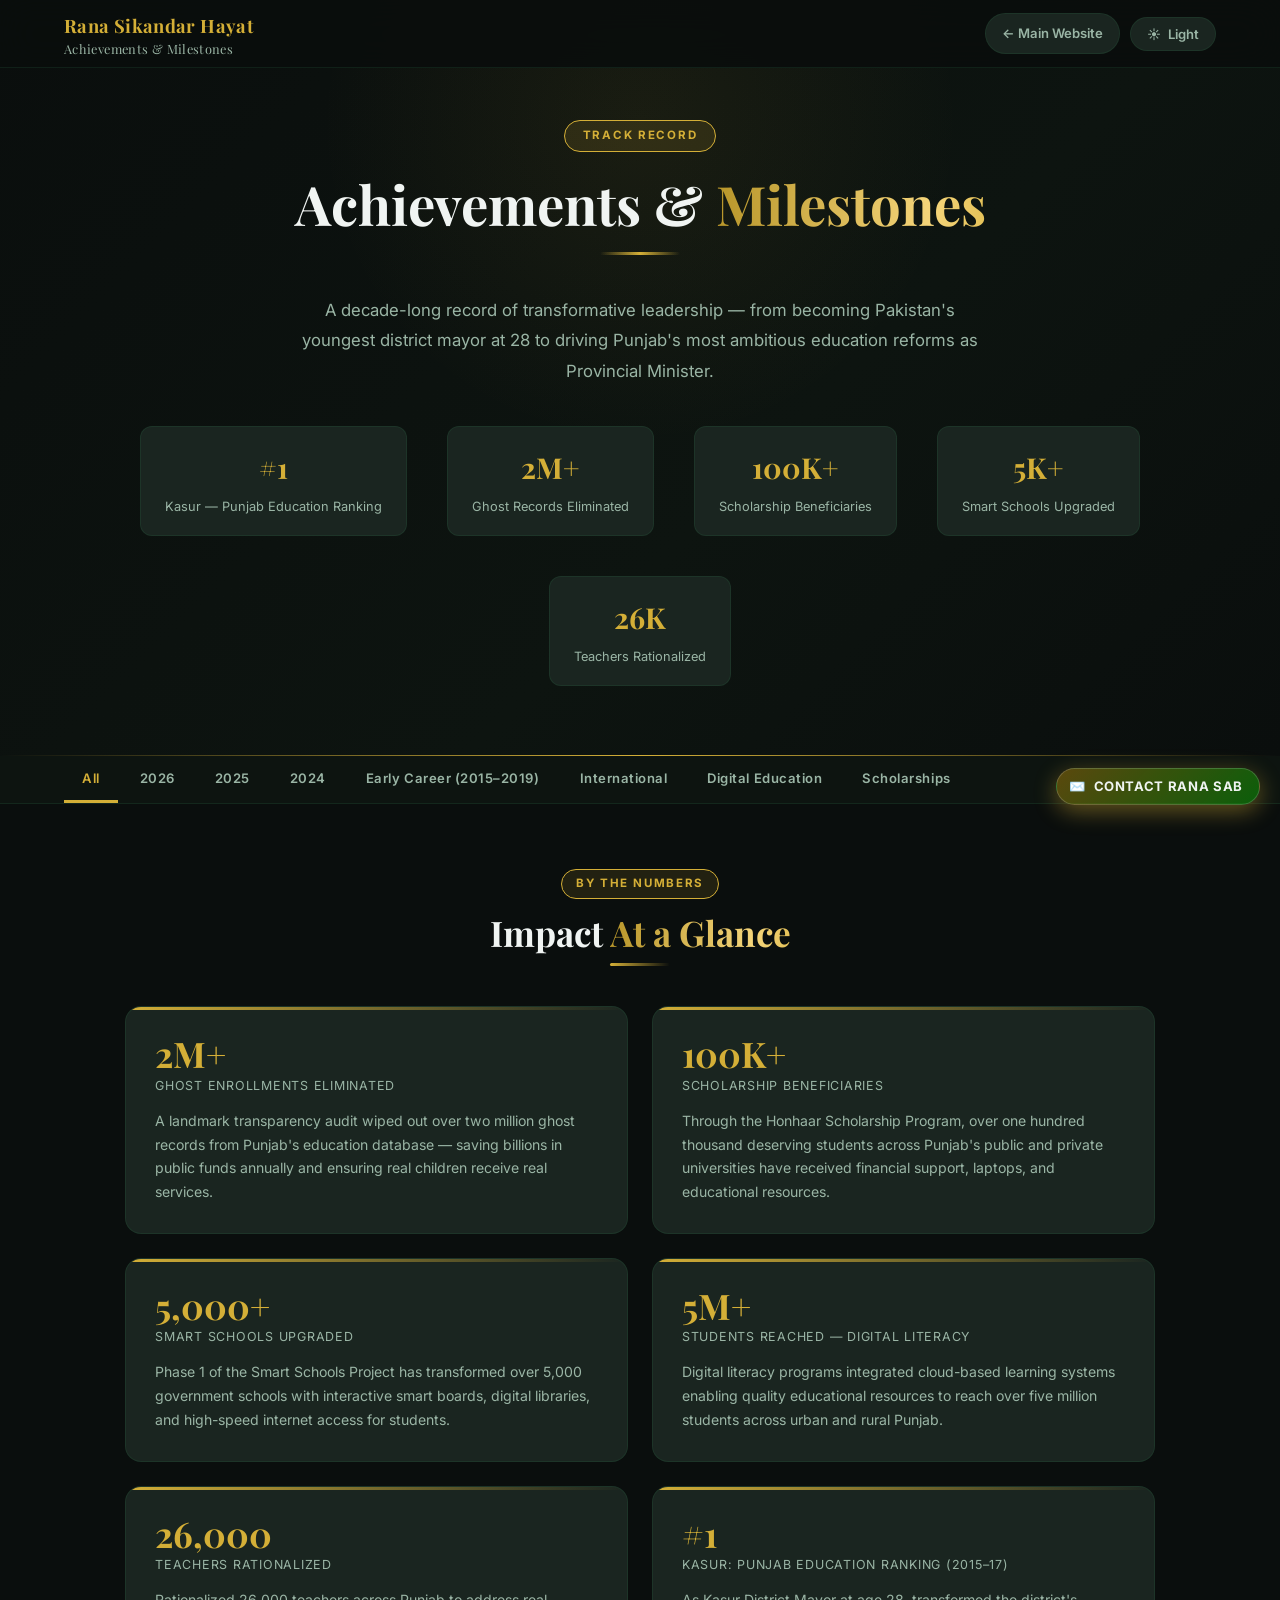
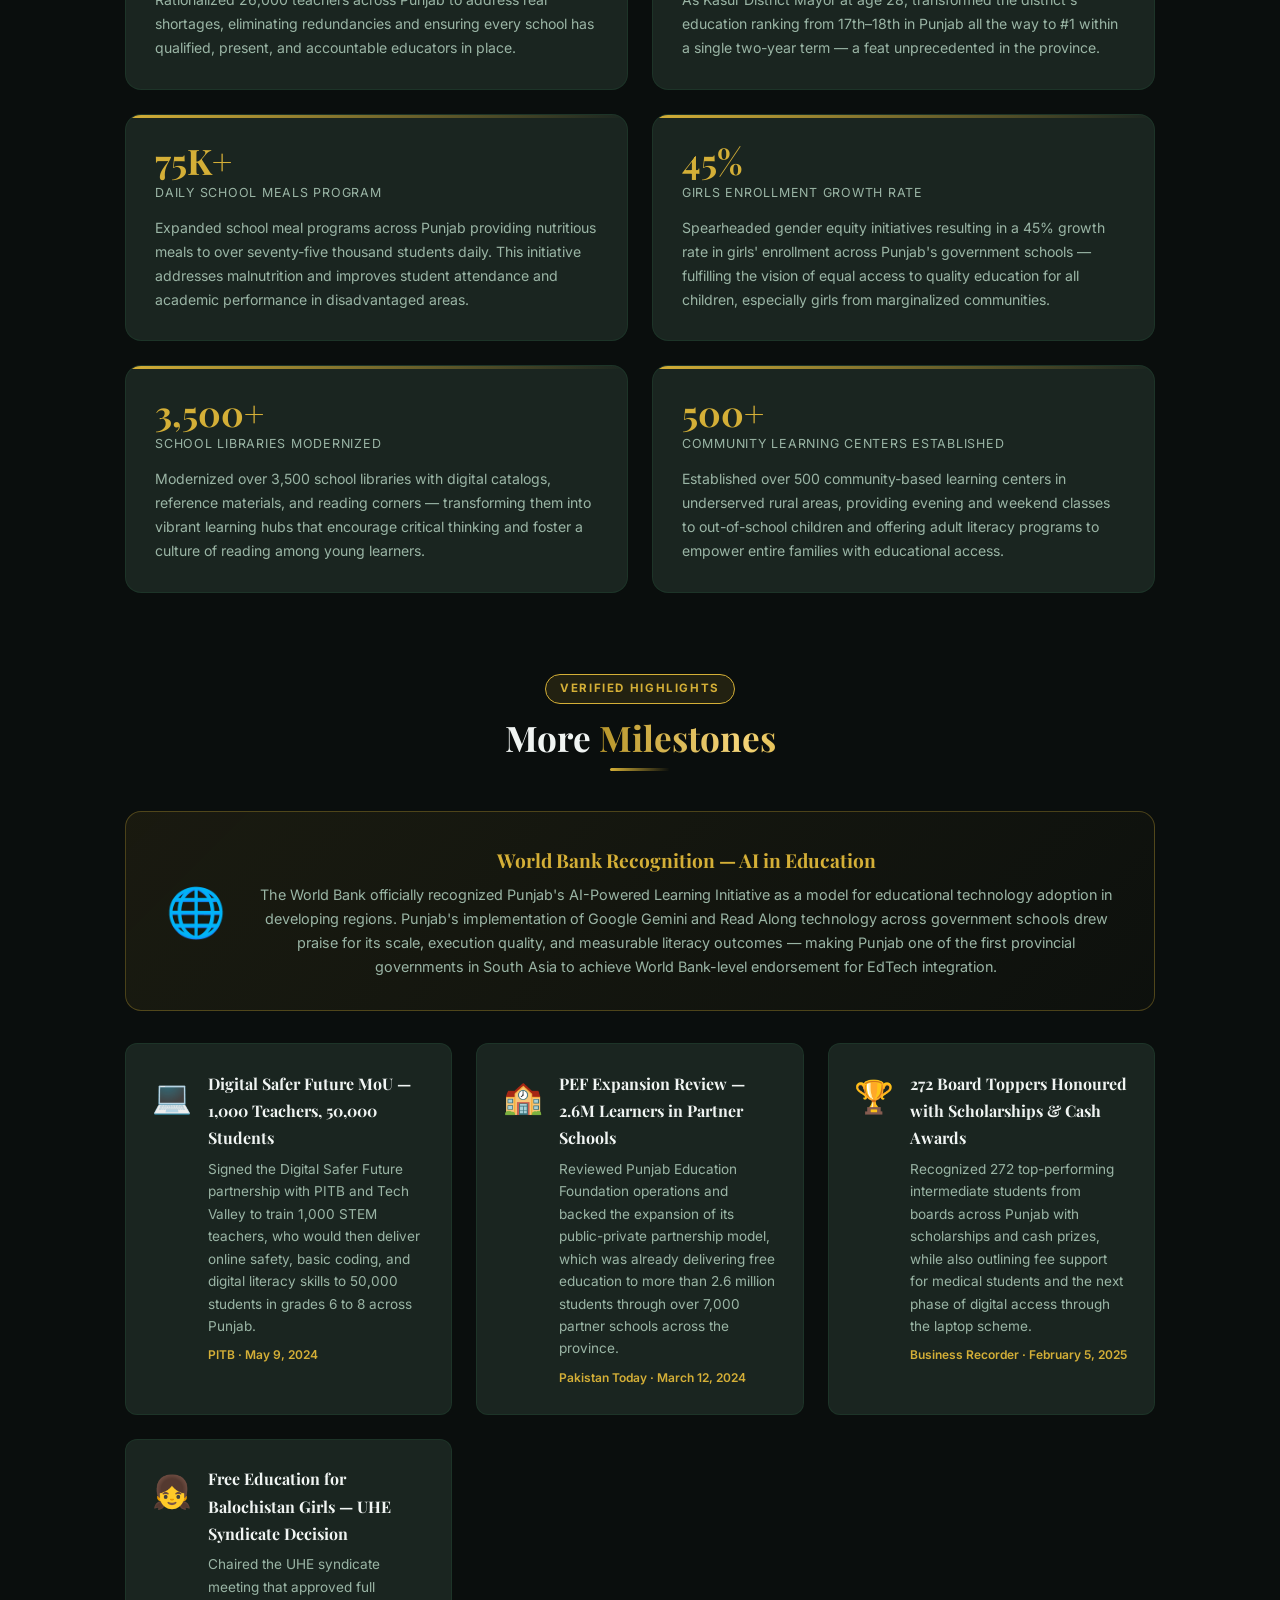
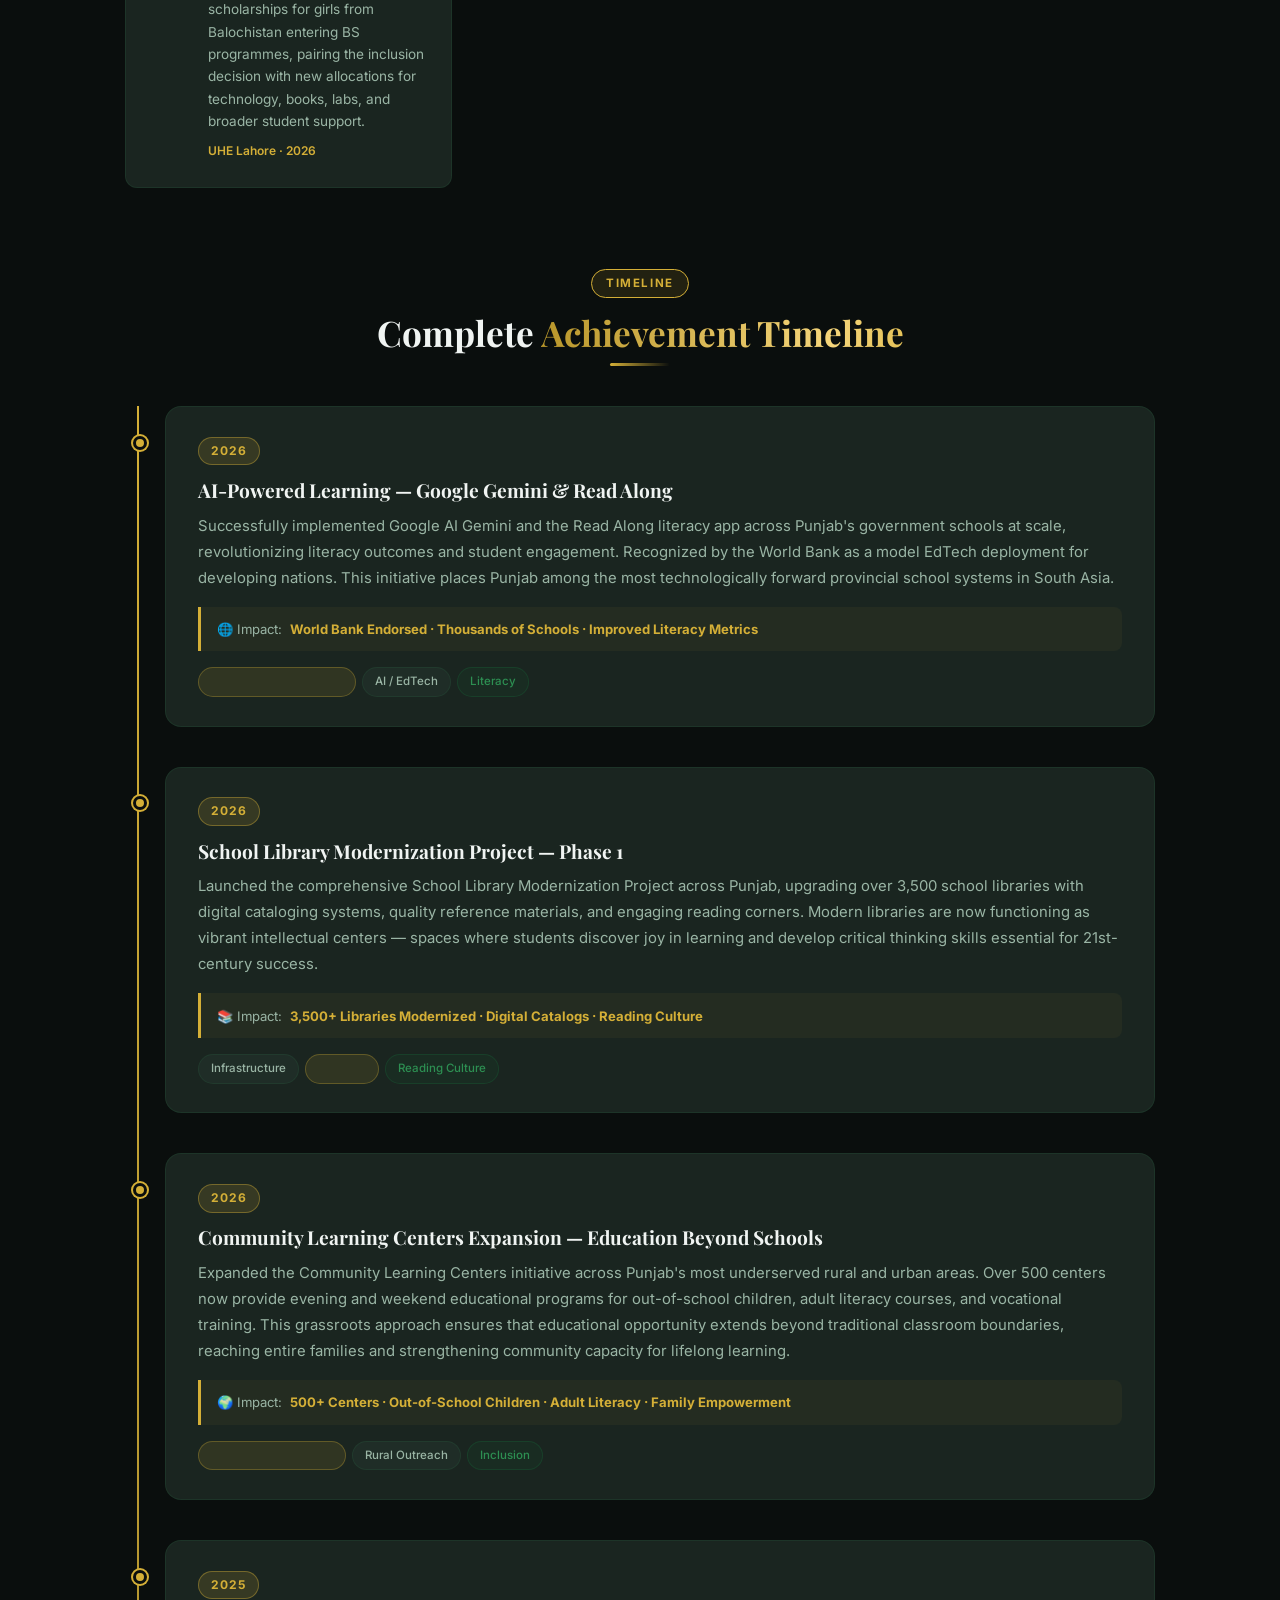
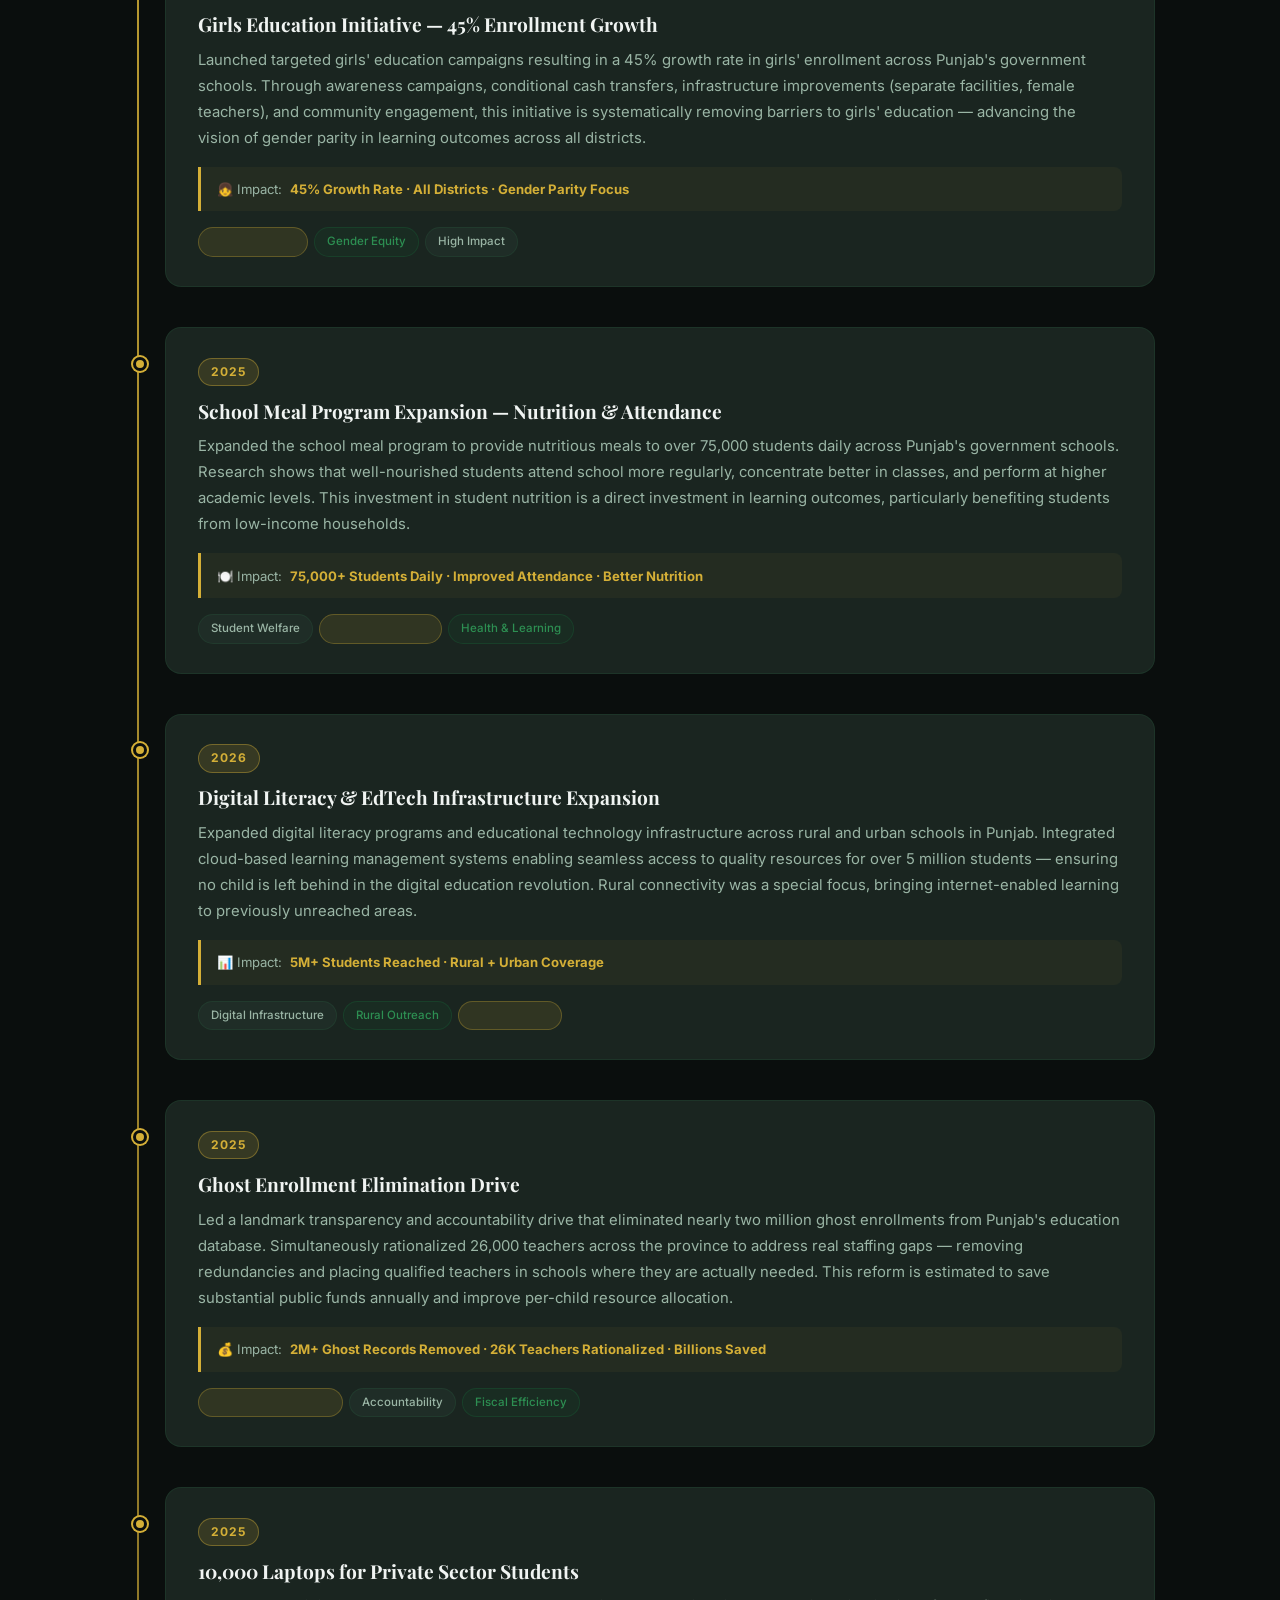
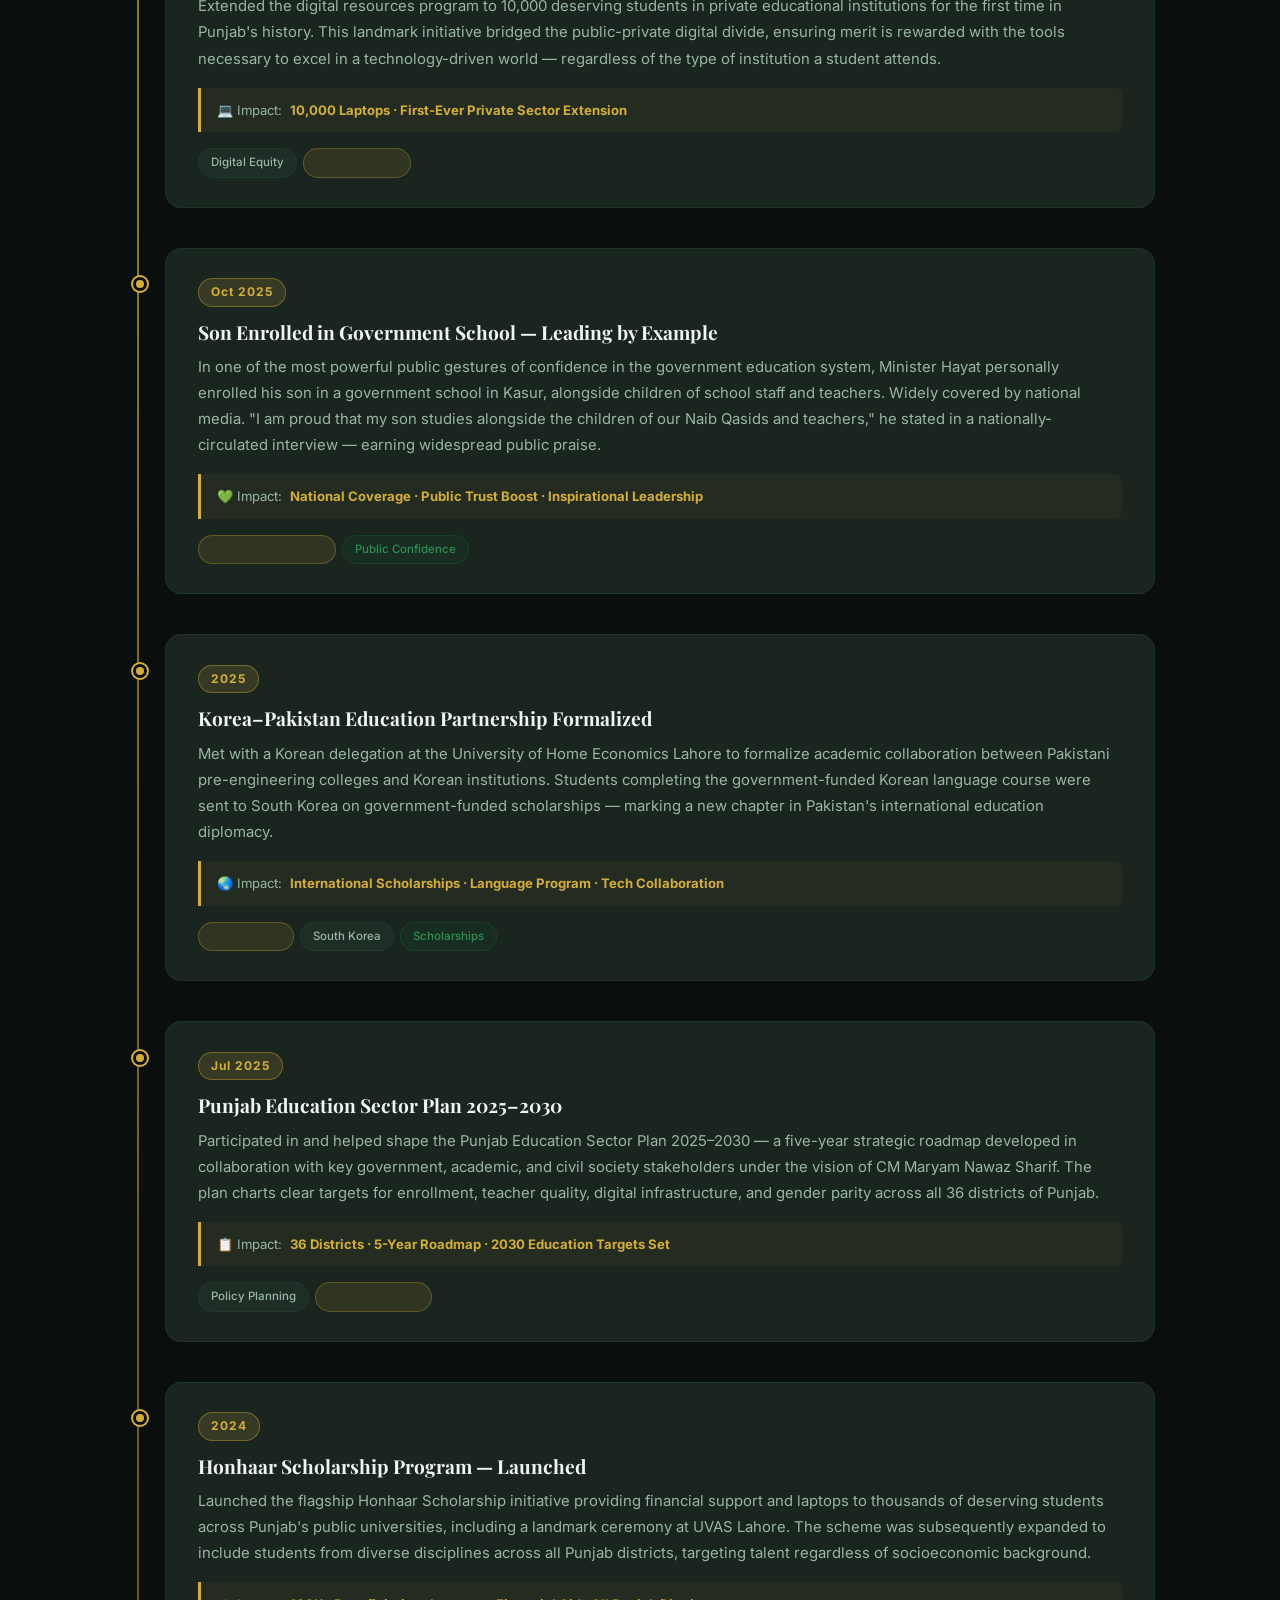
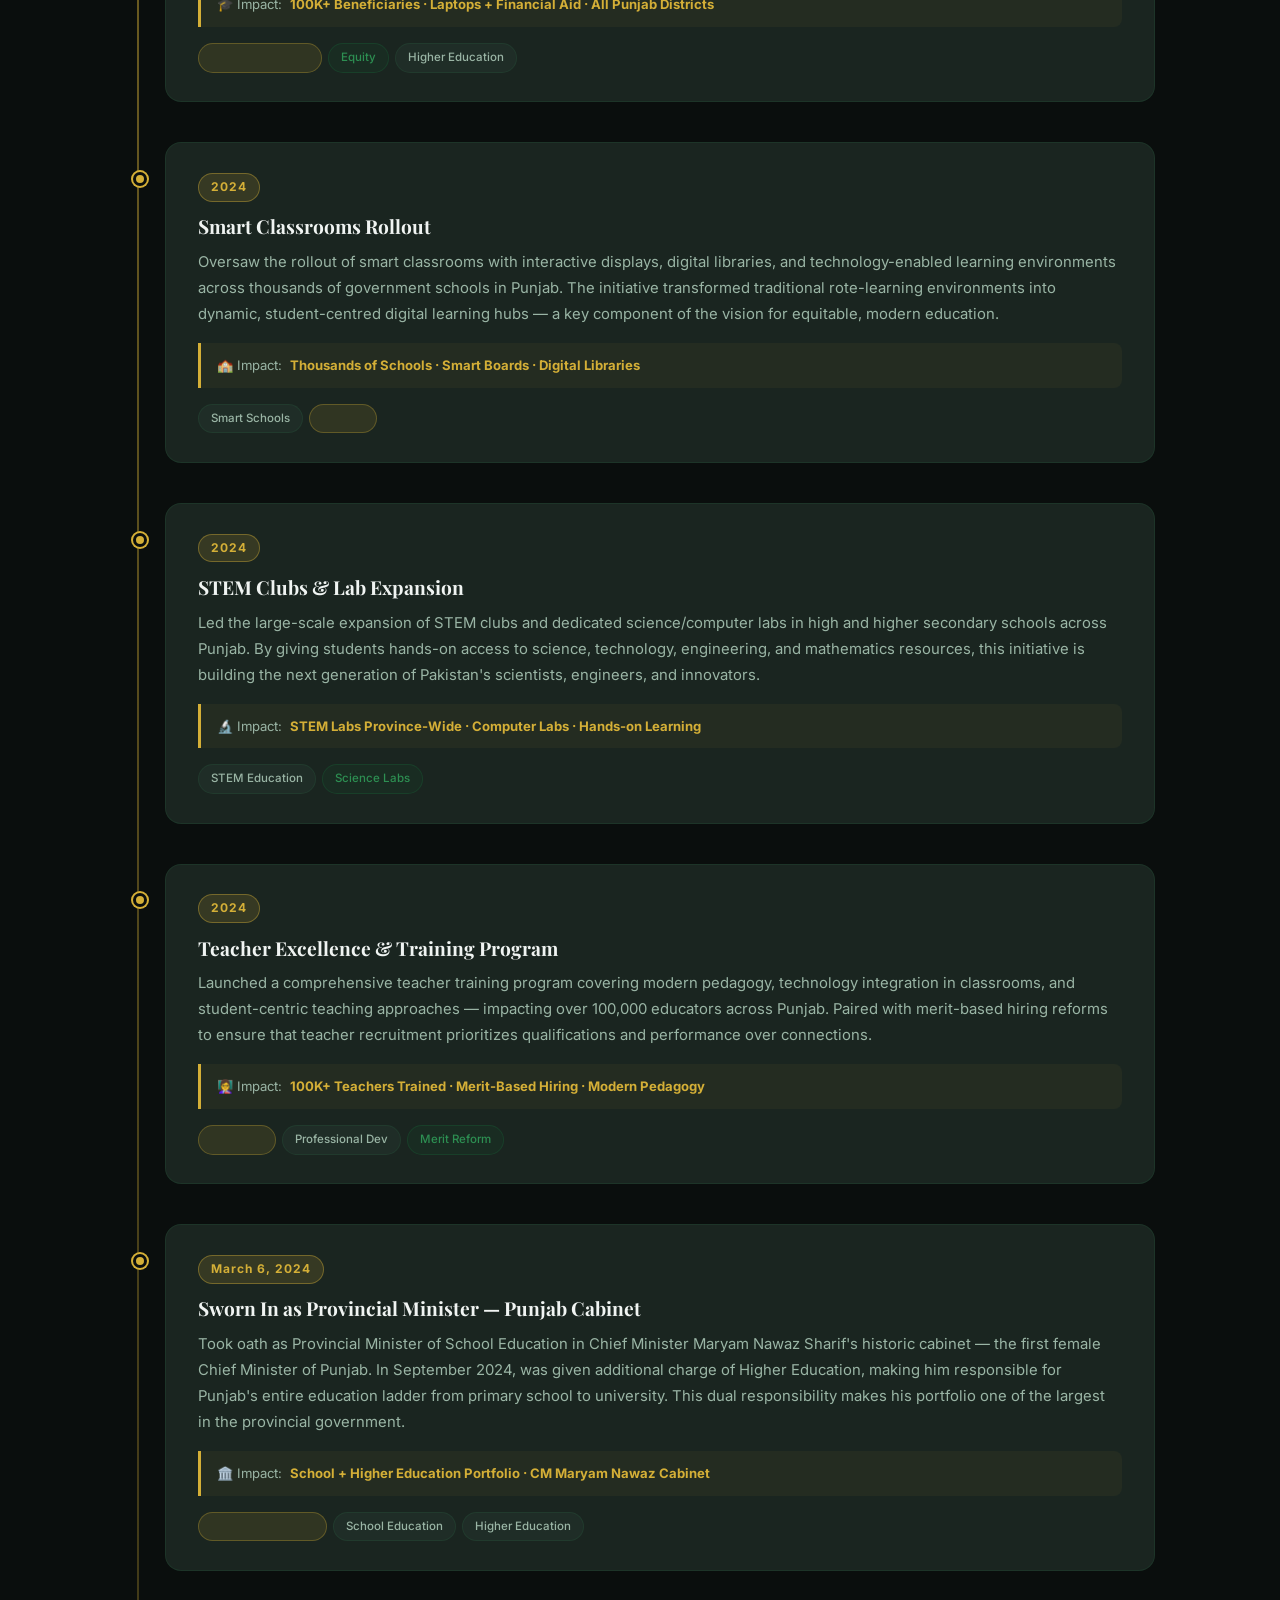
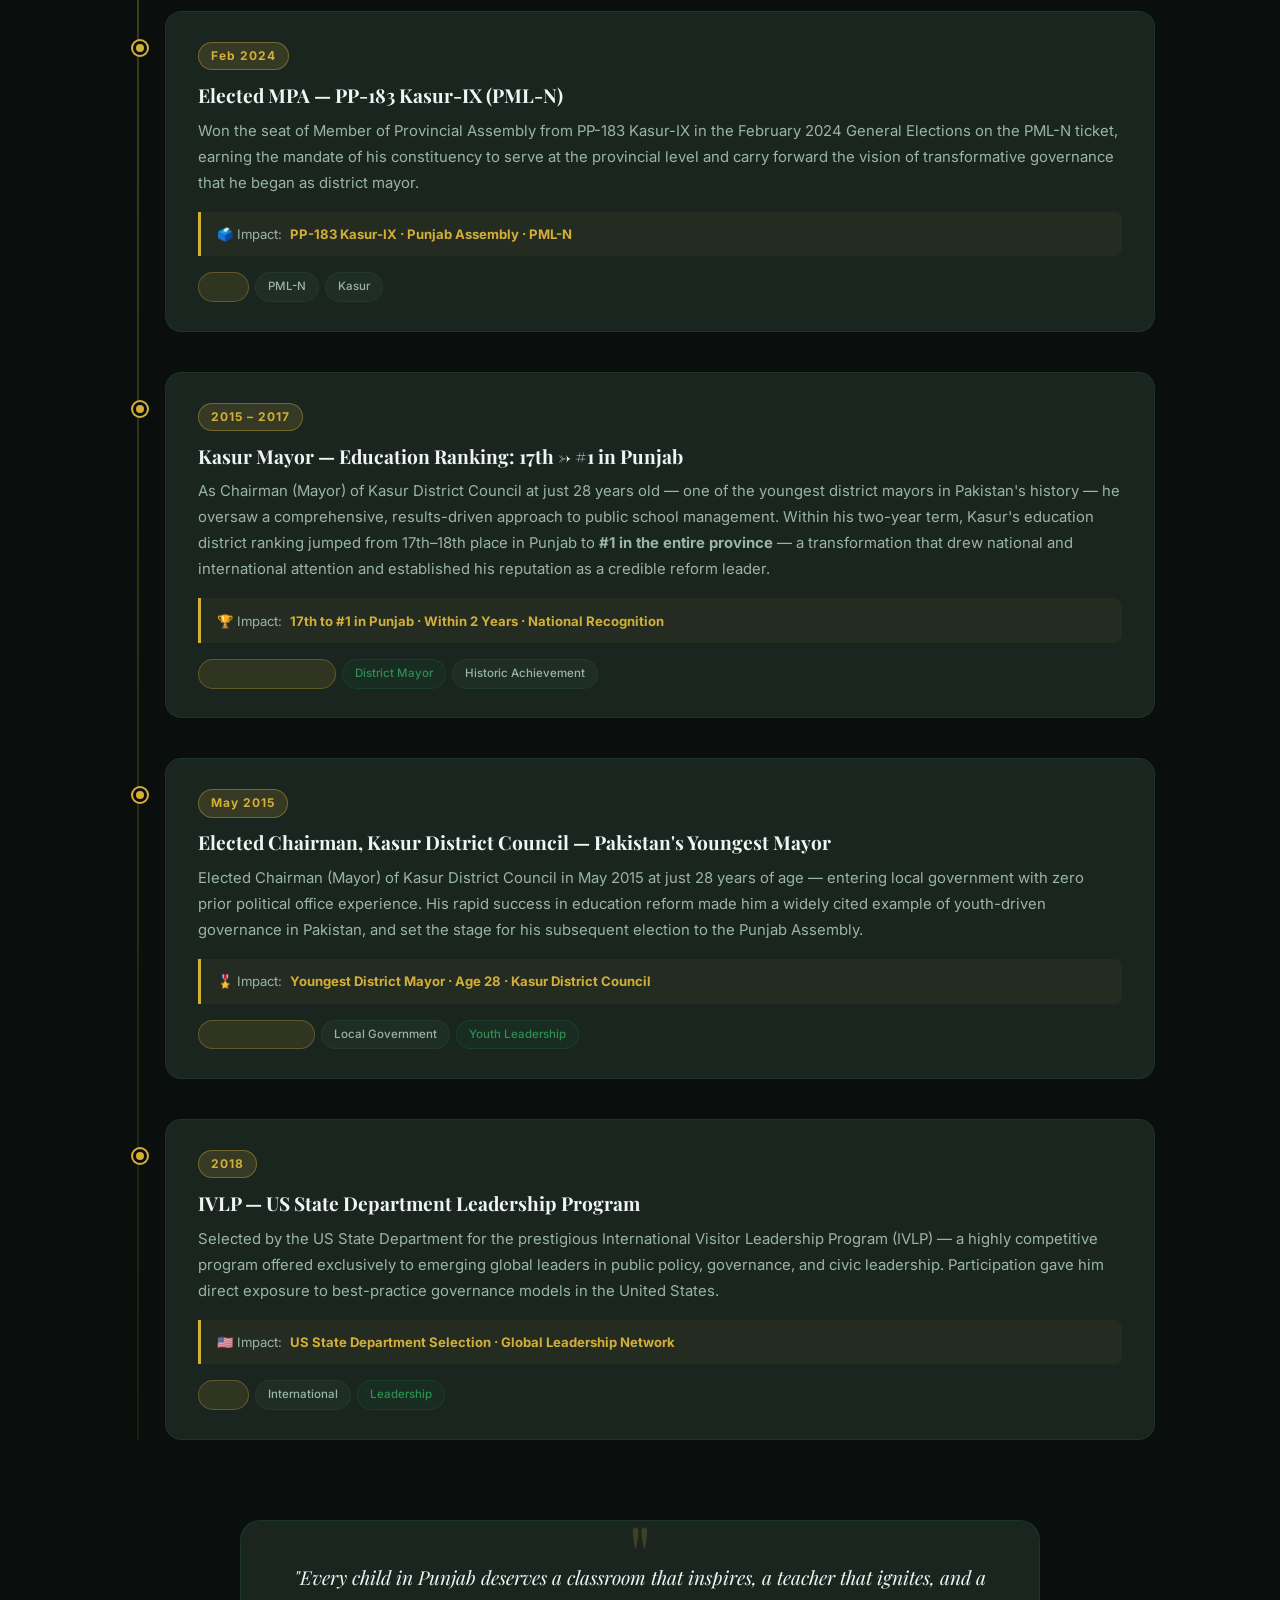
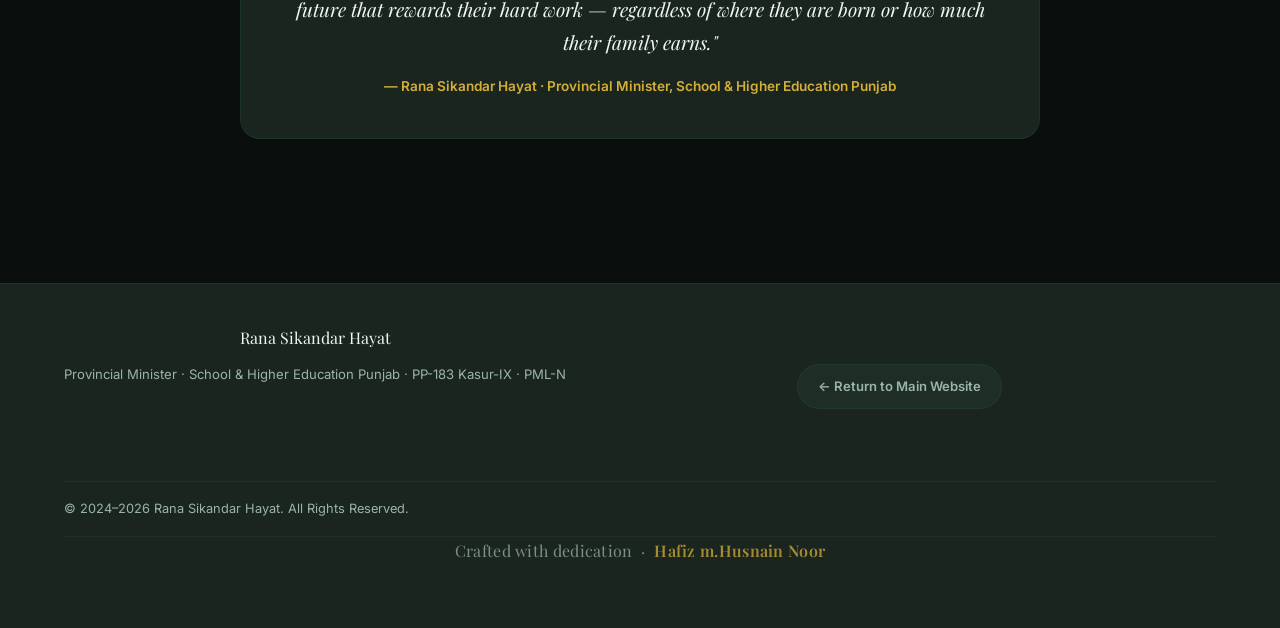
<file: achievements.html>
<!DOCTYPE html>
<html lang="en" data-theme="dark">
<head>
<meta charset="UTF-8">
<meta name="viewport" content="width=device-width, initial-scale=1.0">
<title>Achievements & Milestones | Rana Sikandar Hayat</title>
<link rel="shortcut icon" href="favicon/letter-s.ico" type="image/x-icon">
<meta name="description" content="Complete achievements, milestones, and policy reforms of Rana Sikandar Hayat, Provincial Minister of School Education, Punjab.">
<link href="https://fonts.googleapis.com/css2?family=Playfair+Display:wght@400;500;600;700&family=Inter:wght@300;400;500;600;700&display=swap" rel="stylesheet">
<link rel="stylesheet" href="style.css">
</head>
<body class="content-page page-achievements">

<canvas id="particles-canvas"></canvas>
<div class="scroll-progress" id="scrollProgress"></div>

<!-- NAVIGATION -->
<nav>
  <div class="nav-logo">
    Rana Sikandar Hayat
    <span>Achievements & Milestones</span>
  </div>
  <div class="nav-actions">
    <a href="index.html" class="back-btn">← Main Website</a>
    <button class="theme-btn">
      <span id="theme-icon">☀️</span>
      <span id="theme-text">Light</span>
    </button>
  </div>
</nav>

<!-- HERO -->
<section class="page-hero">
  <div class="hero-tag-pill">Track Record</div>
  <h1>Achievements &amp; <span class="gold">Milestones</span></h1>
  <div class="hero-divider-line"></div>
  <p>
    A decade-long record of transformative leadership — from becoming Pakistan's youngest district mayor at 28 
    to driving Punjab's most ambitious education reforms as Provincial Minister.
  </p>
  <div class="hero-stats-row">
    <div class="hero-stat-box">
      <strong>#1</strong>
      <span>Kasur — Punjab Education Ranking</span>
    </div>
    <div class="hero-stat-box">
      <strong>2M+</strong>
      <span>Ghost Records Eliminated</span>
    </div>
    <div class="hero-stat-box">
      <strong>100K+</strong>
      <span>Scholarship Beneficiaries</span>
    </div>
    <div class="hero-stat-box">
      <strong>5K+</strong>
      <span>Smart Schools Upgraded</span>
    </div>
    <div class="hero-stat-box">
      <strong>26K</strong>
      <span>Teachers Rationalized</span>
    </div>
  </div>
</section>

<!-- FILTER BAR -->
<div class="filter-bar" id="filterBar">
  <button class="filter-btn active" data-filter-kind="achievements" data-filter-value="all">All</button>
  <button class="filter-btn" data-filter-kind="achievements" data-filter-value="2026">2026</button>
  <button class="filter-btn" data-filter-kind="achievements" data-filter-value="2025">2025</button>
  <button class="filter-btn" data-filter-kind="achievements" data-filter-value="2024">2024</button>
  <button class="filter-btn" data-filter-kind="achievements" data-filter-value="early">Early Career (2015–2019)</button>
  <button class="filter-btn" data-filter-kind="achievements" data-filter-value="intl">International</button>
  <button class="filter-btn" data-filter-kind="achievements" data-filter-value="digital">Digital Education</button>
  <button class="filter-btn" data-filter-kind="achievements" data-filter-value="scholarship">Scholarships</button>
</div>

<div class="achievements-page">

  <!-- ══ SECTION: LANDMARK IMPACT NUMBERS ══ -->
  <section class="ach-section" data-ach="all">
    <div class="ach-section-tag">By the Numbers</div>
    <h2 class="ach-section-title reveal">Impact <span class="gold">At a Glance</span></h2>
    <div class="ach-divider"></div>
    <div class="ach-cards-grid">
      <div class="ach-card reveal">
        <div class="ach-number">2M+</div>
        <div class="ach-label">Ghost Enrollments Eliminated</div>
        <p style="margin-top:.8rem;">A landmark transparency audit wiped out over two million ghost records from Punjab's education database — saving billions in public funds annually and ensuring real children receive real services.</p>
      </div>
      <div class="ach-card reveal">
        <div class="ach-number">100K+</div>
        <div class="ach-label">Scholarship Beneficiaries</div>
        <p style="margin-top:.8rem;">Through the Honhaar Scholarship Program, over one hundred thousand deserving students across Punjab's public and private universities have received financial support, laptops, and educational resources.</p>
      </div>
      <div class="ach-card reveal">
        <div class="ach-number">5,000+</div>
        <div class="ach-label">Smart Schools Upgraded</div>
        <p style="margin-top:.8rem;">Phase 1 of the Smart Schools Project has transformed over 5,000 government schools with interactive smart boards, digital libraries, and high-speed internet access for students.</p>
      </div>
      <div class="ach-card reveal">
        <div class="ach-number">5M+</div>
        <div class="ach-label">Students Reached — Digital Literacy</div>
        <p style="margin-top:.8rem;">Digital literacy programs integrated cloud-based learning systems enabling quality educational resources to reach over five million students across urban and rural Punjab.</p>
      </div>
      <div class="ach-card reveal">
        <div class="ach-number">26,000</div>
        <div class="ach-label">Teachers Rationalized</div>
        <p style="margin-top:.8rem;">Rationalized 26,000 teachers across Punjab to address real shortages, eliminating redundancies and ensuring every school has qualified, present, and accountable educators in place.</p>
      </div>
      <div class="ach-card reveal">
        <div class="ach-number">#1</div>
        <div class="ach-label">Kasur: Punjab Education Ranking (2015–17)</div>
        <p style="margin-top:.8rem;">As Kasur District Mayor at age 28, transformed the district's education ranking from 17th–18th in Punjab all the way to #1 within a single two-year term — a feat unprecedented in the province.</p>
      </div>
      <div class="ach-card reveal">
        <div class="ach-number">75K+</div>
        <div class="ach-label">Daily School Meals Program</div>
        <p style="margin-top:.8rem;">Expanded school meal programs across Punjab providing nutritious meals to over seventy-five thousand students daily. This initiative addresses malnutrition and improves student attendance and academic performance in disadvantaged areas.</p>
      </div>
      <div class="ach-card reveal">
        <div class="ach-number">45%</div>
        <div class="ach-label">Girls Enrollment Growth Rate</div>
        <p style="margin-top:.8rem;">Spearheaded gender equity initiatives resulting in a 45% growth rate in girls' enrollment across Punjab's government schools — fulfilling the vision of equal access to quality education for all children, especially girls from marginalized communities.</p>
      </div>
      <div class="ach-card reveal">
        <div class="ach-number">3,500+</div>
        <div class="ach-label">School Libraries Modernized</div>
        <p style="margin-top:.8rem;">Modernized over 3,500 school libraries with digital catalogs, reference materials, and reading corners — transforming them into vibrant learning hubs that encourage critical thinking and foster a culture of reading among young learners.</p>
      </div>
      <div class="ach-card reveal">
        <div class="ach-number">500+</div>
        <div class="ach-label">Community Learning Centers Established</div>
        <p style="margin-top:.8rem;">Established over 500 community-based learning centers in underserved rural areas, providing evening and weekend classes to out-of-school children and offering adult literacy programs to empower entire families with educational access.</p>
      </div>
    </div>
  </section>

  <!-- ══ SECTION: WORLD BANK RECOGNITION ══ -->
  <section class="ach-section" data-ach="all">
    <div class="ach-section-tag">Verified Highlights</div>
    <h2 class="ach-section-title reveal">More <span class="gold">Milestones</span></h2>
    <div class="ach-divider"></div>

    <div class="wb-recognition reveal">
      <div class="wb-logo">🌐</div>
      <div class="wb-body">
        <h4>World Bank Recognition — AI in Education</h4>
        <p>The World Bank officially recognized Punjab's AI-Powered Learning Initiative as a model for educational technology adoption in developing regions. Punjab's implementation of Google Gemini and Read Along technology across government schools drew praise for its scale, execution quality, and measurable literacy outcomes — making Punjab one of the first provincial governments in South Asia to achieve World Bank-level endorsement for EdTech integration.</p>
      </div>
    </div>

    <div class="recognition-grid">
      <div class="recognition-card reveal">
        <div class="rec-icon">💻</div>
        <div class="rec-body">
          <h4>Digital Safer Future MoU — 1,000 Teachers, 50,000 Students</h4>
          <p>Signed the Digital Safer Future partnership with PITB and Tech Valley to train 1,000 STEM teachers, who would then deliver online safety, basic coding, and digital literacy skills to 50,000 students in grades 6 to 8 across Punjab.</p>
          <span class="rec-source">PITB · May 9, 2024</span>
        </div>
      </div>
      <div class="recognition-card reveal">
        <div class="rec-icon">🏫</div>
        <div class="rec-body">
          <h4>PEF Expansion Review — 2.6M Learners in Partner Schools</h4>
          <p>Reviewed Punjab Education Foundation operations and backed the expansion of its public-private partnership model, which was already delivering free education to more than 2.6 million students through over 7,000 partner schools across the province.</p>
          <span class="rec-source">Pakistan Today · March 12, 2024</span>
        </div>
      </div>
      <div class="recognition-card reveal">
        <div class="rec-icon">🏆</div>
        <div class="rec-body">
          <h4>272 Board Toppers Honoured with Scholarships &amp; Cash Awards</h4>
          <p>Recognized 272 top-performing intermediate students from boards across Punjab with scholarships and cash prizes, while also outlining fee support for medical students and the next phase of digital access through the laptop scheme.</p>
          <span class="rec-source">Business Recorder · February 5, 2025</span>
        </div>
      </div>
      <div class="recognition-card reveal">
        <div class="rec-icon">👧</div>
        <div class="rec-body">
          <h4>Free Education for Balochistan Girls — UHE Syndicate Decision</h4>
          <p>Chaired the UHE syndicate meeting that approved full scholarships for girls from Balochistan entering BS programmes, pairing the inclusion decision with new allocations for technology, books, labs, and broader student support.</p>
          <span class="rec-source">UHE Lahore · 2026</span>
        </div>
      </div>
    </div>
  </section>

  <!-- ══ SECTION: FULL ACHIEVEMENT TIMELINE ══ -->
  <section class="ach-section" data-ach="all">
    <div class="ach-section-tag">Timeline</div>
    <h2 class="ach-section-title reveal">Complete <span class="gold">Achievement Timeline</span></h2>
    <div class="ach-divider"></div>

    <div class="ach-timeline">

      <!-- 2026 -->
      <div class="ach-item reveal" data-filter="2026 digital intl">
        <div class="ach-year-badge">2026</div>
        <h3>AI-Powered Learning — Google Gemini &amp; Read Along</h3>
        <p>Successfully implemented Google AI Gemini and the Read Along literacy app across Punjab's government schools at scale, revolutionizing literacy outcomes and student engagement. Recognized by the World Bank as a model EdTech deployment for developing nations. This initiative places Punjab among the most technologically forward provincial school systems in South Asia.</p>
        <div class="ach-impact"><span>🌐 Impact:</span><strong>World Bank Endorsed · Thousands of Schools · Improved Literacy Metrics</strong></div>
        <div class="ach-tags">
          <span class="ach-tag gold">World Bank Recognition</span>
          <span class="ach-tag">AI / EdTech</span>
          <span class="ach-tag green">Literacy</span>
        </div>
      </div>
      <div class="ach-item reveal" data-filter="2026 digital">
        <div class="ach-year-badge">2026</div>
        <h3>School Library Modernization Project — Phase 1</h3>
        <p>Launched the comprehensive School Library Modernization Project across Punjab, upgrading over 3,500 school libraries with digital cataloging systems, quality reference materials, and engaging reading corners. Modern libraries are now functioning as vibrant intellectual centers — spaces where students discover joy in learning and develop critical thinking skills essential for 21st-century success.</p>
        <div class="ach-impact"><span>📚 Impact:</span><strong>3,500+ Libraries Modernized · Digital Catalogs · Reading Culture</strong></div>
        <div class="ach-tags">
          <span class="ach-tag">Infrastructure</span>
          <span class="ach-tag gold">Libraries</span>
          <span class="ach-tag green">Reading Culture</span>
        </div>
      </div>

      <div class="ach-item reveal" data-filter="2026">
        <div class="ach-year-badge">2026</div>
        <h3>Community Learning Centers Expansion — Education Beyond Schools</h3>
        <p>Expanded the Community Learning Centers initiative across Punjab's most underserved rural and urban areas. Over 500 centers now provide evening and weekend educational programs for out-of-school children, adult literacy courses, and vocational training. This grassroots approach ensures that educational opportunity extends beyond traditional classroom boundaries, reaching entire families and strengthening community capacity for lifelong learning.</p>
        <div class="ach-impact"><span>🌍 Impact:</span><strong>500+ Centers · Out-of-School Children · Adult Literacy · Family Empowerment</strong></div>
        <div class="ach-tags">
          <span class="ach-tag gold">Community Education</span>
          <span class="ach-tag">Rural Outreach</span>
          <span class="ach-tag green">Inclusion</span>
        </div>
      </div>

      <!-- 2025 -->
      <div class="ach-item reveal" data-filter="2025">
        <div class="ach-year-badge">2025</div>
        <h3>Girls Education Initiative — 45% Enrollment Growth</h3>
        <p>Launched targeted girls' education campaigns resulting in a 45% growth rate in girls' enrollment across Punjab's government schools. Through awareness campaigns, conditional cash transfers, infrastructure improvements (separate facilities, female teachers), and community engagement, this initiative is systematically removing barriers to girls' education — advancing the vision of gender parity in learning outcomes across all districts.</p>
        <div class="ach-impact"><span>👧 Impact:</span><strong>45% Growth Rate · All Districts · Gender Parity Focus</strong></div>
        <div class="ach-tags">
          <span class="ach-tag gold">Girls Education</span>
          <span class="ach-tag green">Gender Equity</span>
          <span class="ach-tag">High Impact</span>
        </div>
      </div>

      <div class="ach-item reveal" data-filter="2025">
        <div class="ach-year-badge">2025</div>
        <h3>School Meal Program Expansion — Nutrition & Attendance</h3>
        <p>Expanded the school meal program to provide nutritious meals to over 75,000 students daily across Punjab's government schools. Research shows that well-nourished students attend school more regularly, concentrate better in classes, and perform at higher academic levels. This investment in student nutrition is a direct investment in learning outcomes, particularly benefiting students from low-income households.</p>
        <div class="ach-impact"><span>🍽️ Impact:</span><strong>75,000+ Students Daily · Improved Attendance · Better Nutrition</strong></div>
        <div class="ach-tags">
          <span class="ach-tag">Student Welfare</span>
          <span class="ach-tag gold">Nutrition Program</span>
          <span class="ach-tag green">Health & Learning</span>
        </div>
      </div>
      <div class="ach-item reveal" data-filter="2026 digital">
        <div class="ach-year-badge">2026</div>
        <h3>Digital Literacy &amp; EdTech Infrastructure Expansion</h3>
        <p>Expanded digital literacy programs and educational technology infrastructure across rural and urban schools in Punjab. Integrated cloud-based learning management systems enabling seamless access to quality resources for over 5 million students — ensuring no child is left behind in the digital education revolution. Rural connectivity was a special focus, bringing internet-enabled learning to previously unreached areas.</p>
        <div class="ach-impact"><span>📊 Impact:</span><strong>5M+ Students Reached · Rural + Urban Coverage</strong></div>
        <div class="ach-tags">
          <span class="ach-tag">Digital Infrastructure</span>
          <span class="ach-tag green">Rural Outreach</span>
          <span class="ach-tag gold">5M+ Students</span>
        </div>
      </div>

      <!-- 2025 -->
      <div class="ach-item reveal" data-filter="2025">
        <div class="ach-year-badge">2025</div>
        <h3>Ghost Enrollment Elimination Drive</h3>
        <p>Led a landmark transparency and accountability drive that eliminated nearly two million ghost enrollments from Punjab's education database. Simultaneously rationalized 26,000 teachers across the province to address real staffing gaps — removing redundancies and placing qualified teachers in schools where they are actually needed. This reform is estimated to save substantial public funds annually and improve per-child resource allocation.</p>
        <div class="ach-impact"><span>💰 Impact:</span><strong>2M+ Ghost Records Removed · 26K Teachers Rationalized · Billions Saved</strong></div>
        <div class="ach-tags">
          <span class="ach-tag gold">Transparency Reform</span>
          <span class="ach-tag">Accountability</span>
          <span class="ach-tag green">Fiscal Efficiency</span>
        </div>
      </div>

      <div class="ach-item reveal" data-filter="2025">
        <div class="ach-year-badge">2025</div>
        <h3>10,000 Laptops for Private Sector Students</h3>
        <p>Extended the digital resources program to 10,000 deserving students in private educational institutions for the first time in Punjab's history. This landmark initiative bridged the public-private digital divide, ensuring merit is rewarded with the tools necessary to excel in a technology-driven world — regardless of the type of institution a student attends.</p>
        <div class="ach-impact"><span>💻 Impact:</span><strong>10,000 Laptops · First-Ever Private Sector Extension</strong></div>
        <div class="ach-tags">
          <span class="ach-tag">Digital Equity</span>
          <span class="ach-tag gold">First of its Kind</span>
        </div>
      </div>

      <div class="ach-item reveal" data-filter="2025">
        <div class="ach-year-badge">Oct 2025</div>
        <h3>Son Enrolled in Government School — Leading by Example</h3>
        <p>In one of the most powerful public gestures of confidence in the government education system, Minister Hayat personally enrolled his son in a government school in Kasur, alongside children of school staff and teachers. Widely covered by national media. "I am proud that my son studies alongside the children of our Naib Qasids and teachers," he stated in a nationally-circulated interview — earning widespread public praise.</p>
        <div class="ach-impact"><span>💚 Impact:</span><strong>National Coverage · Public Trust Boost · Inspirational Leadership</strong></div>
        <div class="ach-tags">
          <span class="ach-tag gold">Leading by Example</span>
          <span class="ach-tag green">Public Confidence</span>
        </div>
      </div>

      <div class="ach-item reveal" data-filter="2025 intl">
        <div class="ach-year-badge">2025</div>
        <h3>Korea–Pakistan Education Partnership Formalized</h3>
        <p>Met with a Korean delegation at the University of Home Economics Lahore to formalize academic collaboration between Pakistani pre-engineering colleges and Korean institutions. Students completing the government-funded Korean language course were sent to South Korea on government-funded scholarships — marking a new chapter in Pakistan's international education diplomacy.</p>
        <div class="ach-impact"><span>🌏 Impact:</span><strong>International Scholarships · Language Program · Tech Collaboration</strong></div>
        <div class="ach-tags">
          <span class="ach-tag gold">International</span>
          <span class="ach-tag">South Korea</span>
          <span class="ach-tag green">Scholarships</span>
        </div>
      </div>

      <div class="ach-item reveal" data-filter="2025">
        <div class="ach-year-badge">Jul 2025</div>
        <h3>Punjab Education Sector Plan 2025–2030</h3>
        <p>Participated in and helped shape the Punjab Education Sector Plan 2025–2030 — a five-year strategic roadmap developed in collaboration with key government, academic, and civil society stakeholders under the vision of CM Maryam Nawaz Sharif. The plan charts clear targets for enrollment, teacher quality, digital infrastructure, and gender parity across all 36 districts of Punjab.</p>
        <div class="ach-impact"><span>📋 Impact:</span><strong>36 Districts · 5-Year Roadmap · 2030 Education Targets Set</strong></div>
        <div class="ach-tags">
          <span class="ach-tag">Policy Planning</span>
          <span class="ach-tag gold">5-Year Roadmap</span>
        </div>
      </div>

      <!-- 2024 -->
      <div class="ach-item reveal" data-filter="2024 scholarship">
        <div class="ach-year-badge">2024</div>
        <h3>Honhaar Scholarship Program — Launched</h3>
        <p>Launched the flagship Honhaar Scholarship initiative providing financial support and laptops to thousands of deserving students across Punjab's public universities, including a landmark ceremony at UVAS Lahore. The scheme was subsequently expanded to include students from diverse disciplines across all Punjab districts, targeting talent regardless of socioeconomic background.</p>
        <div class="ach-impact"><span>🎓 Impact:</span><strong>100K+ Beneficiaries · Laptops + Financial Aid · All Punjab Districts</strong></div>
        <div class="ach-tags">
          <span class="ach-tag gold">Flagship Initiative</span>
          <span class="ach-tag green">Equity</span>
          <span class="ach-tag">Higher Education</span>
        </div>
      </div>

      <div class="ach-item reveal" data-filter="2024 digital">
        <div class="ach-year-badge">2024</div>
        <h3>Smart Classrooms Rollout</h3>
        <p>Oversaw the rollout of smart classrooms with interactive displays, digital libraries, and technology-enabled learning environments across thousands of government schools in Punjab. The initiative transformed traditional rote-learning environments into dynamic, student-centred digital learning hubs — a key component of the vision for equitable, modern education.</p>
        <div class="ach-impact"><span>🏫 Impact:</span><strong>Thousands of Schools · Smart Boards · Digital Libraries</strong></div>
        <div class="ach-tags">
          <span class="ach-tag">Smart Schools</span>
          <span class="ach-tag gold">EdTech</span>
        </div>
      </div>

      <div class="ach-item reveal" data-filter="2024 digital">
        <div class="ach-year-badge">2024</div>
        <h3>STEM Clubs &amp; Lab Expansion</h3>
        <p>Led the large-scale expansion of STEM clubs and dedicated science/computer labs in high and higher secondary schools across Punjab. By giving students hands-on access to science, technology, engineering, and mathematics resources, this initiative is building the next generation of Pakistan's scientists, engineers, and innovators.</p>
        <div class="ach-impact"><span>🔬 Impact:</span><strong>STEM Labs Province-Wide · Computer Labs · Hands-on Learning</strong></div>
        <div class="ach-tags">
          <span class="ach-tag">STEM Education</span>
          <span class="ach-tag green">Science Labs</span>
        </div>
      </div>

      <div class="ach-item reveal" data-filter="2024">
        <div class="ach-year-badge">2024</div>
        <h3>Teacher Excellence &amp; Training Program</h3>
        <p>Launched a comprehensive teacher training program covering modern pedagogy, technology integration in classrooms, and student-centric teaching approaches — impacting over 100,000 educators across Punjab. Paired with merit-based hiring reforms to ensure that teacher recruitment prioritizes qualifications and performance over connections.</p>
        <div class="ach-impact"><span>👩‍🏫 Impact:</span><strong>100K+ Teachers Trained · Merit-Based Hiring · Modern Pedagogy</strong></div>
        <div class="ach-tags">
          <span class="ach-tag gold">Teachers</span>
          <span class="ach-tag">Professional Dev</span>
          <span class="ach-tag green">Merit Reform</span>
        </div>
      </div>

      <div class="ach-item reveal" data-filter="2024">
        <div class="ach-year-badge">March 6, 2024</div>
        <h3>Sworn In as Provincial Minister — Punjab Cabinet</h3>
        <p>Took oath as Provincial Minister of School Education in Chief Minister Maryam Nawaz Sharif's historic cabinet — the first female Chief Minister of Punjab. In September 2024, was given additional charge of Higher Education, making him responsible for Punjab's entire education ladder from primary school to university. This dual responsibility makes his portfolio one of the largest in the provincial government.</p>
        <div class="ach-impact"><span>🏛️ Impact:</span><strong>School + Higher Education Portfolio · CM Maryam Nawaz Cabinet</strong></div>
        <div class="ach-tags">
          <span class="ach-tag gold">Provincial Minister</span>
          <span class="ach-tag">School Education</span>
          <span class="ach-tag">Higher Education</span>
        </div>
      </div>

      <div class="ach-item reveal" data-filter="2024">
        <div class="ach-year-badge">Feb 2024</div>
        <h3>Elected MPA — PP-183 Kasur-IX (PML-N)</h3>
        <p>Won the seat of Member of Provincial Assembly from PP-183 Kasur-IX in the February 2024 General Elections on the PML-N ticket, earning the mandate of his constituency to serve at the provincial level and carry forward the vision of transformative governance that he began as district mayor.</p>
        <div class="ach-impact"><span>🗳️ Impact:</span><strong>PP-183 Kasur-IX · Punjab Assembly · PML-N</strong></div>
        <div class="ach-tags">
          <span class="ach-tag gold">MPA</span>
          <span class="ach-tag">PML-N</span>
          <span class="ach-tag">Kasur</span>
        </div>
      </div>

      <!-- Early Career -->
      <div class="ach-item reveal" data-filter="early">
        <div class="ach-year-badge">2015 – 2017</div>
        <h3>Kasur Mayor — Education Ranking: 17th → #1 in Punjab</h3>
        <p>As Chairman (Mayor) of Kasur District Council at just 28 years old — one of the youngest district mayors in Pakistan's history — he oversaw a comprehensive, results-driven approach to public school management. Within his two-year term, Kasur's education district ranking jumped from 17th–18th place in Punjab to <strong>#1 in the entire province</strong> — a transformation that drew national and international attention and established his reputation as a credible reform leader.</p>
        <div class="ach-impact"><span>🏆 Impact:</span><strong>17th to #1 in Punjab · Within 2 Years · National Recognition</strong></div>
        <div class="ach-tags">
          <span class="ach-tag gold">#1 Punjab Education</span>
          <span class="ach-tag green">District Mayor</span>
          <span class="ach-tag">Historic Achievement</span>
        </div>
      </div>

      <div class="ach-item reveal" data-filter="early">
        <div class="ach-year-badge">May 2015</div>
        <h3>Elected Chairman, Kasur District Council — Pakistan's Youngest Mayor</h3>
        <p>Elected Chairman (Mayor) of Kasur District Council in May 2015 at just 28 years of age — entering local government with zero prior political office experience. His rapid success in education reform made him a widely cited example of youth-driven governance in Pakistan, and set the stage for his subsequent election to the Punjab Assembly.</p>
        <div class="ach-impact"><span>🎖️ Impact:</span><strong>Youngest District Mayor · Age 28 · Kasur District Council</strong></div>
        <div class="ach-tags">
          <span class="ach-tag gold">Youngest Mayor</span>
          <span class="ach-tag">Local Government</span>
          <span class="ach-tag green">Youth Leadership</span>
        </div>
      </div>

      <div class="ach-item reveal" data-filter="early intl">
        <div class="ach-year-badge">2018</div>
        <h3>IVLP — US State Department Leadership Program</h3>
        <p>Selected by the US State Department for the prestigious International Visitor Leadership Program (IVLP) — a highly competitive program offered exclusively to emerging global leaders in public policy, governance, and civic leadership. Participation gave him direct exposure to best-practice governance models in the United States.</p>
        <div class="ach-impact"><span>🇺🇸 Impact:</span><strong>US State Department Selection · Global Leadership Network</strong></div>
        <div class="ach-tags">
          <span class="ach-tag gold">IVLP</span>
          <span class="ach-tag">International</span>
          <span class="ach-tag green">Leadership</span>
        </div>
      </div>

    </div>
  </section>

  <!-- ══ SECTION: KEY QUOTE ══ -->
  <div class="ach-quote reveal">
    <blockquote>"Every child in Punjab deserves a classroom that inspires, a teacher that ignites, and a future that rewards their hard work — regardless of where they are born or how much their family earns."</blockquote>
    <cite>— Rana Sikandar Hayat · Provincial Minister, School &amp; Higher Education Punjab</cite>
  </div>

</div><!-- /.achievements-page -->

<!-- FOOTER -->
<footer>
  <div class="footer-brand">
    <p>Rana Sikandar Hayat</p>
    <p>Provincial Minister · School &amp; Higher Education Punjab · PP-183 Kasur-IX · PML-N</p>
  </div>
  <a href="index.html" class="footer-back">← Return to Main Website</a>
  <div class="footer-bottom">
    <p>© 2024–2026 Rana Sikandar Hayat. All Rights Reserved.</p>
  </div>
  <div class="footer-designer">
    Crafted with dedication &nbsp;·&nbsp; <span>Hafiz m.Husnain Noor</span>
  </div>
</footer>

<!-- BACK TO TOP -->
<button class="back-to-top" id="backToTopPg" aria-label="Back to top">🔝</button>

<!-- AUTO SCROLL -->
<button class="auto-scroll-btn" id="autoScrollPg" title="Auto Scroll" aria-label="Auto Scroll">⇓</button>

<!-- CONTACT BUTTON -->
<a href="index.html#contact" class="contact-fixed-btn" id="contactFixedBtn" title="Contact Rana Sab" aria-label="Contact Rana Sab">
  <span class="cfb-icon">✉️</span>
  <span class="cfb-text">Contact Rana Sab</span>
</a>
  <script src="script.js"></script>
</body>
</html>
</file>
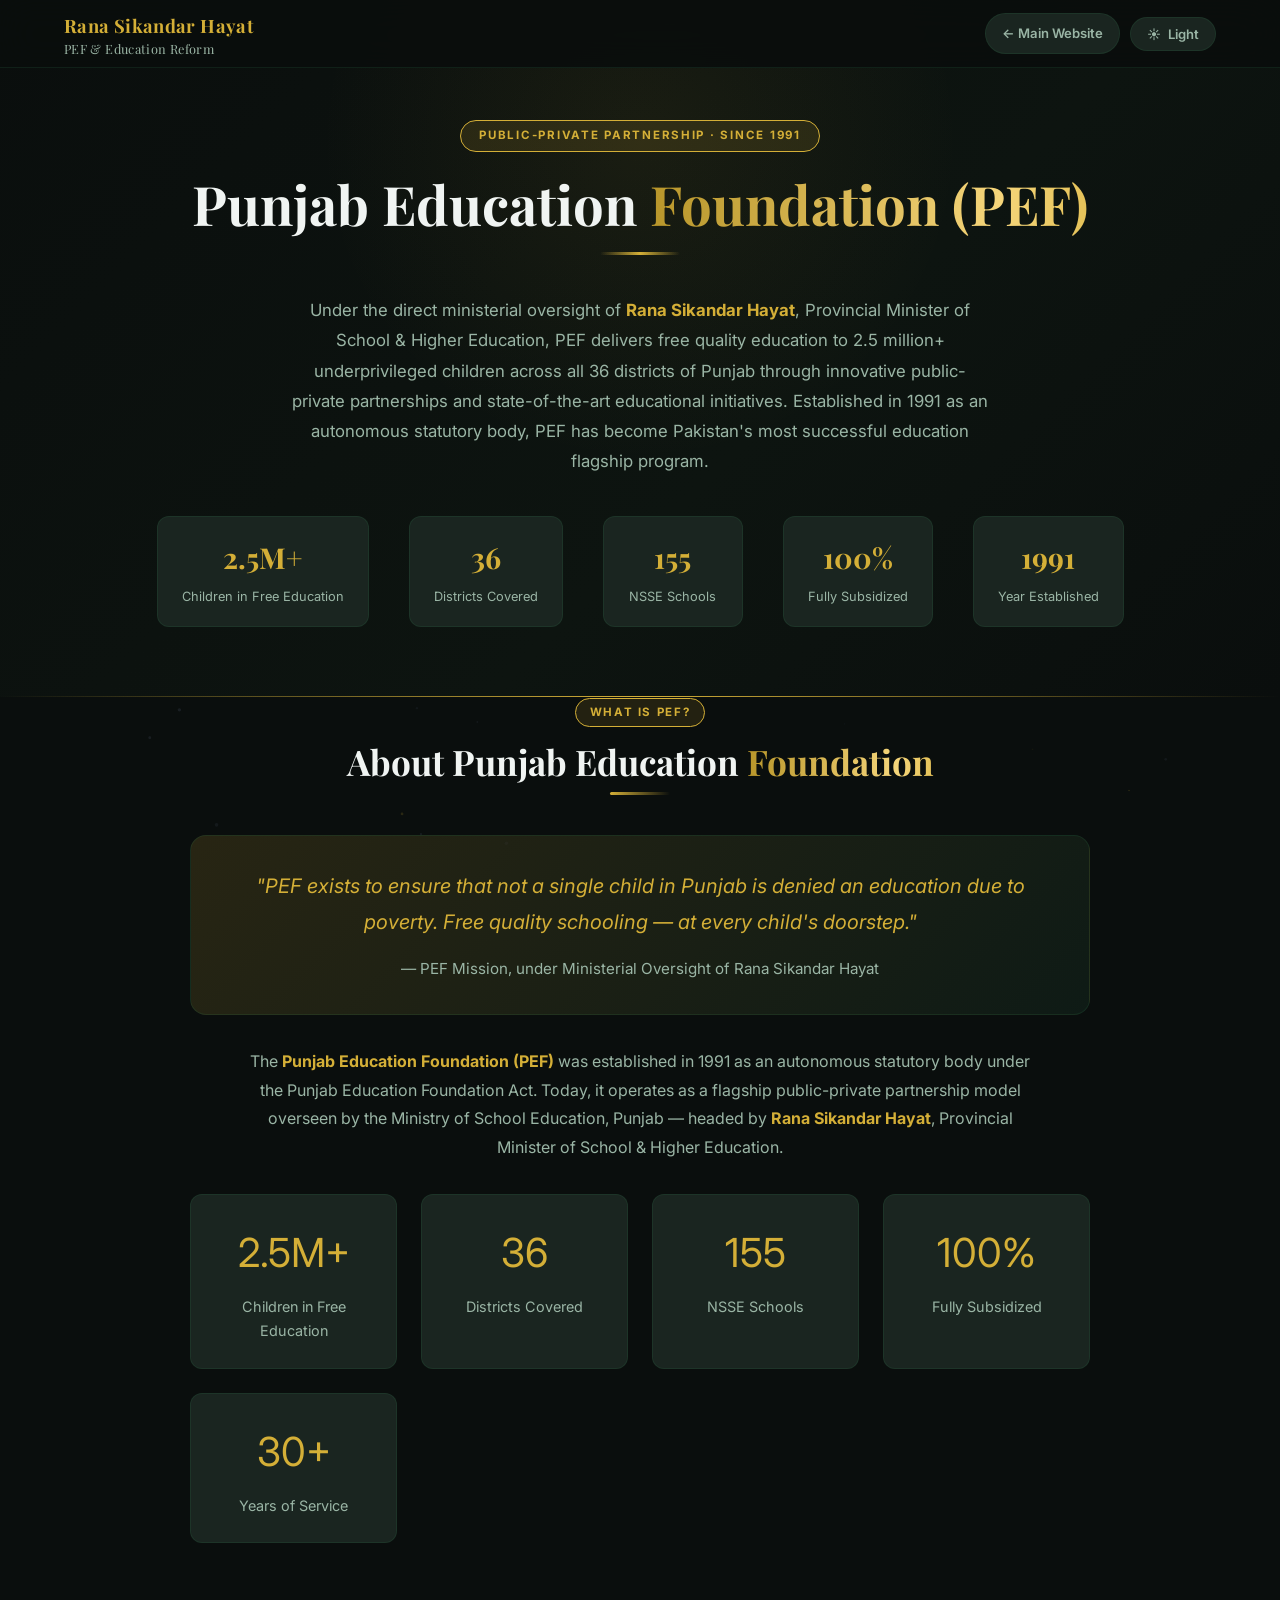
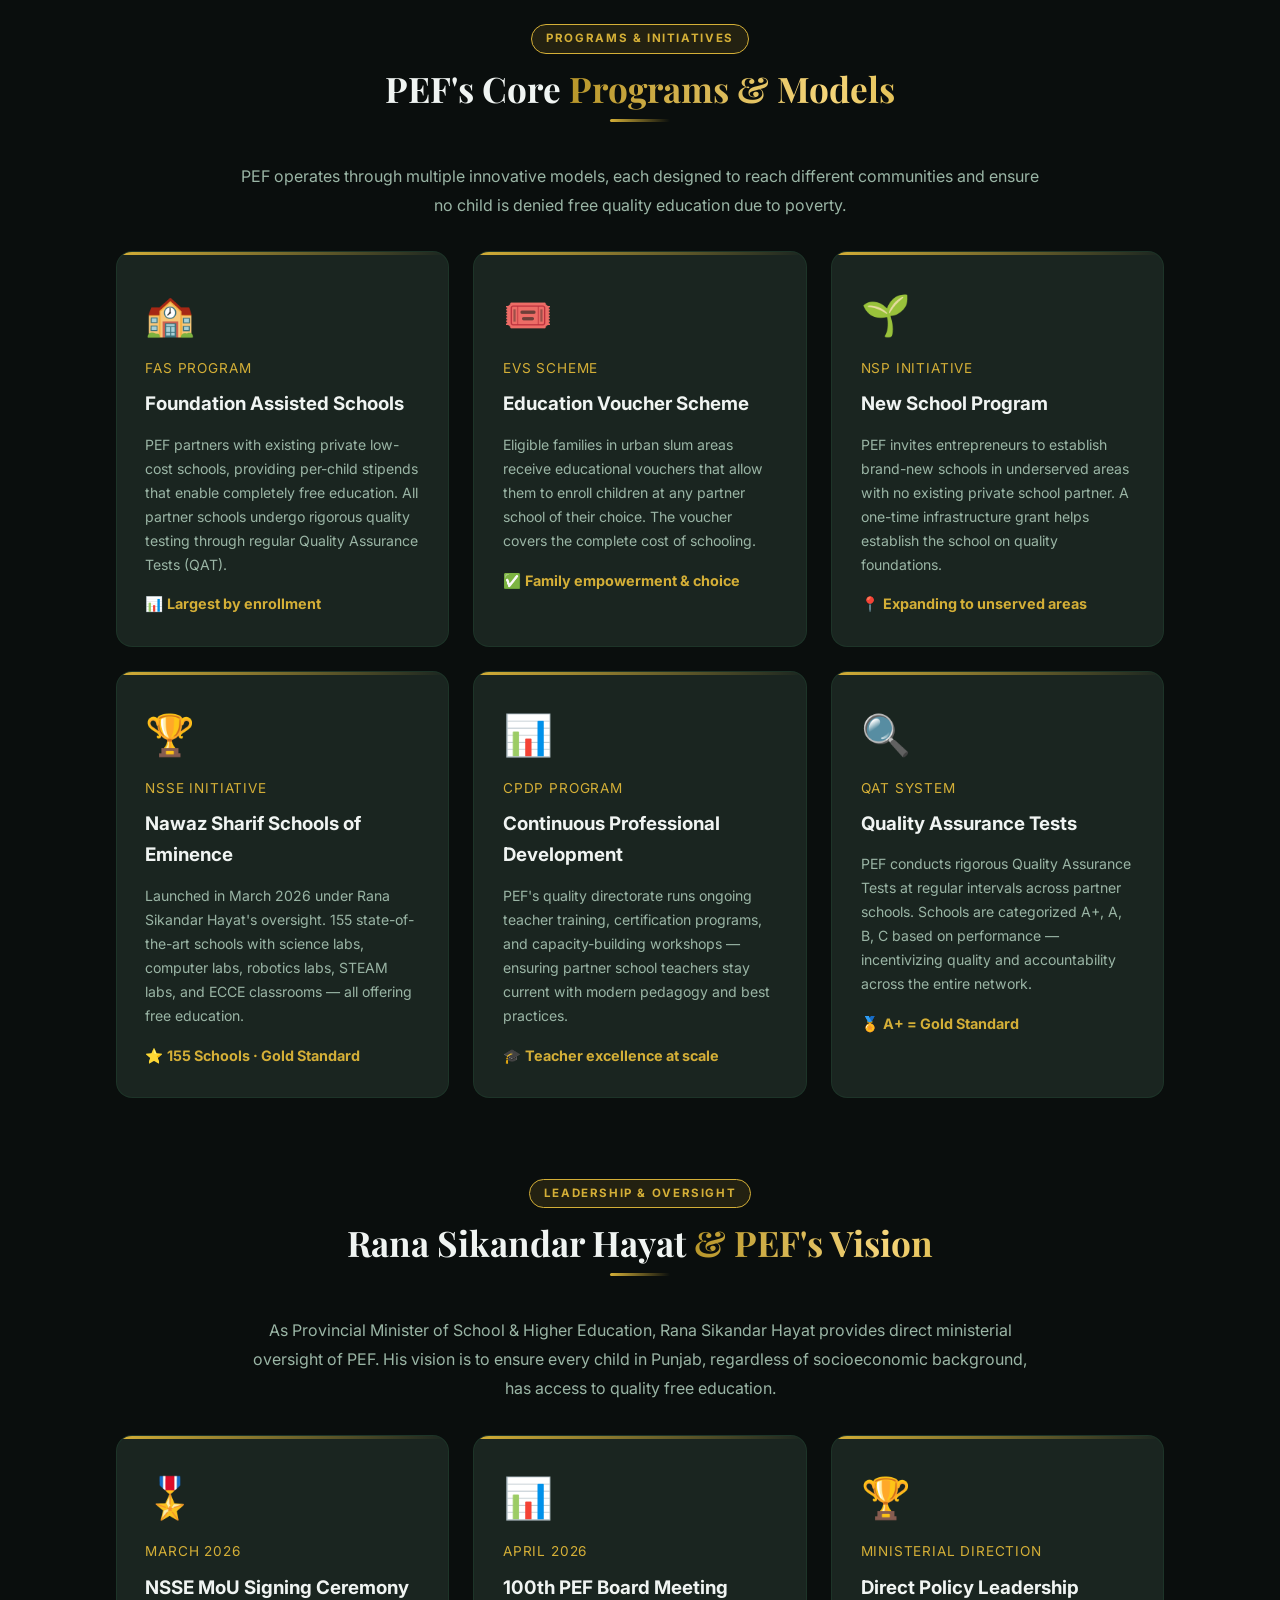
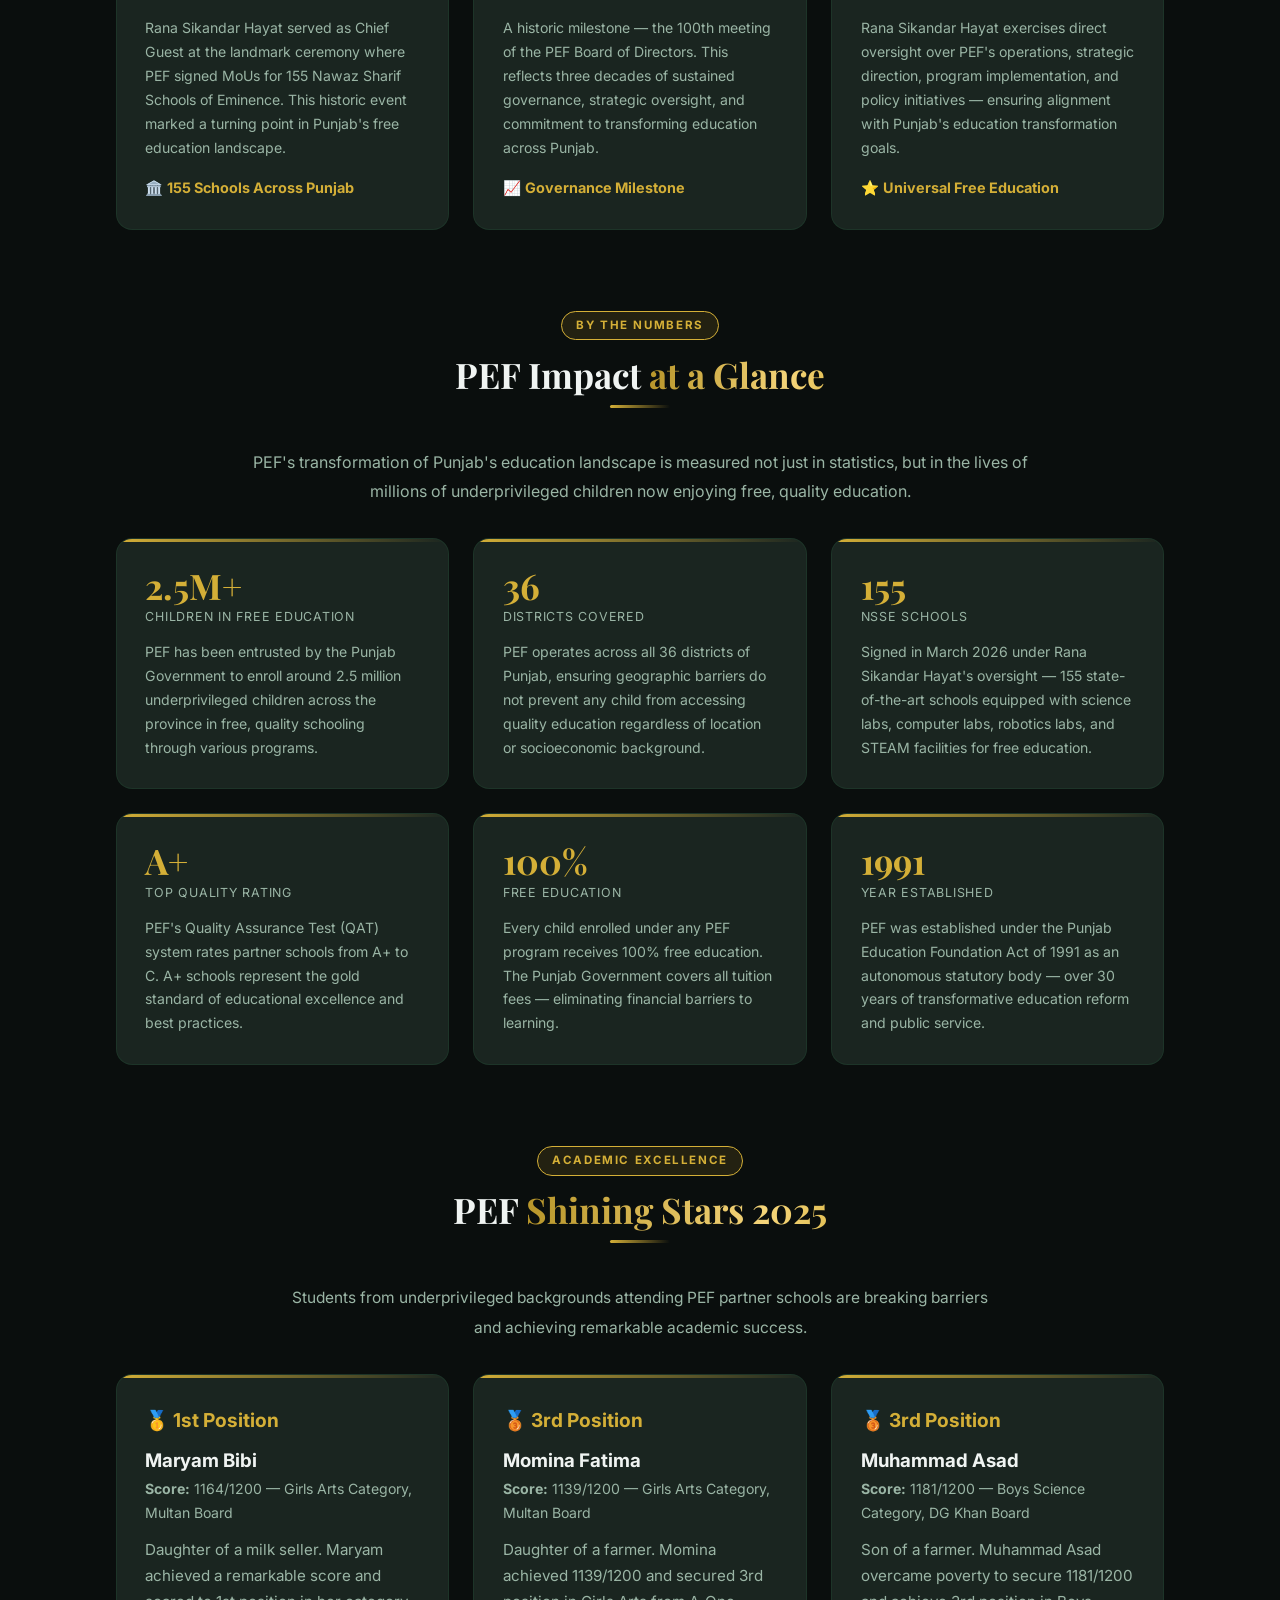
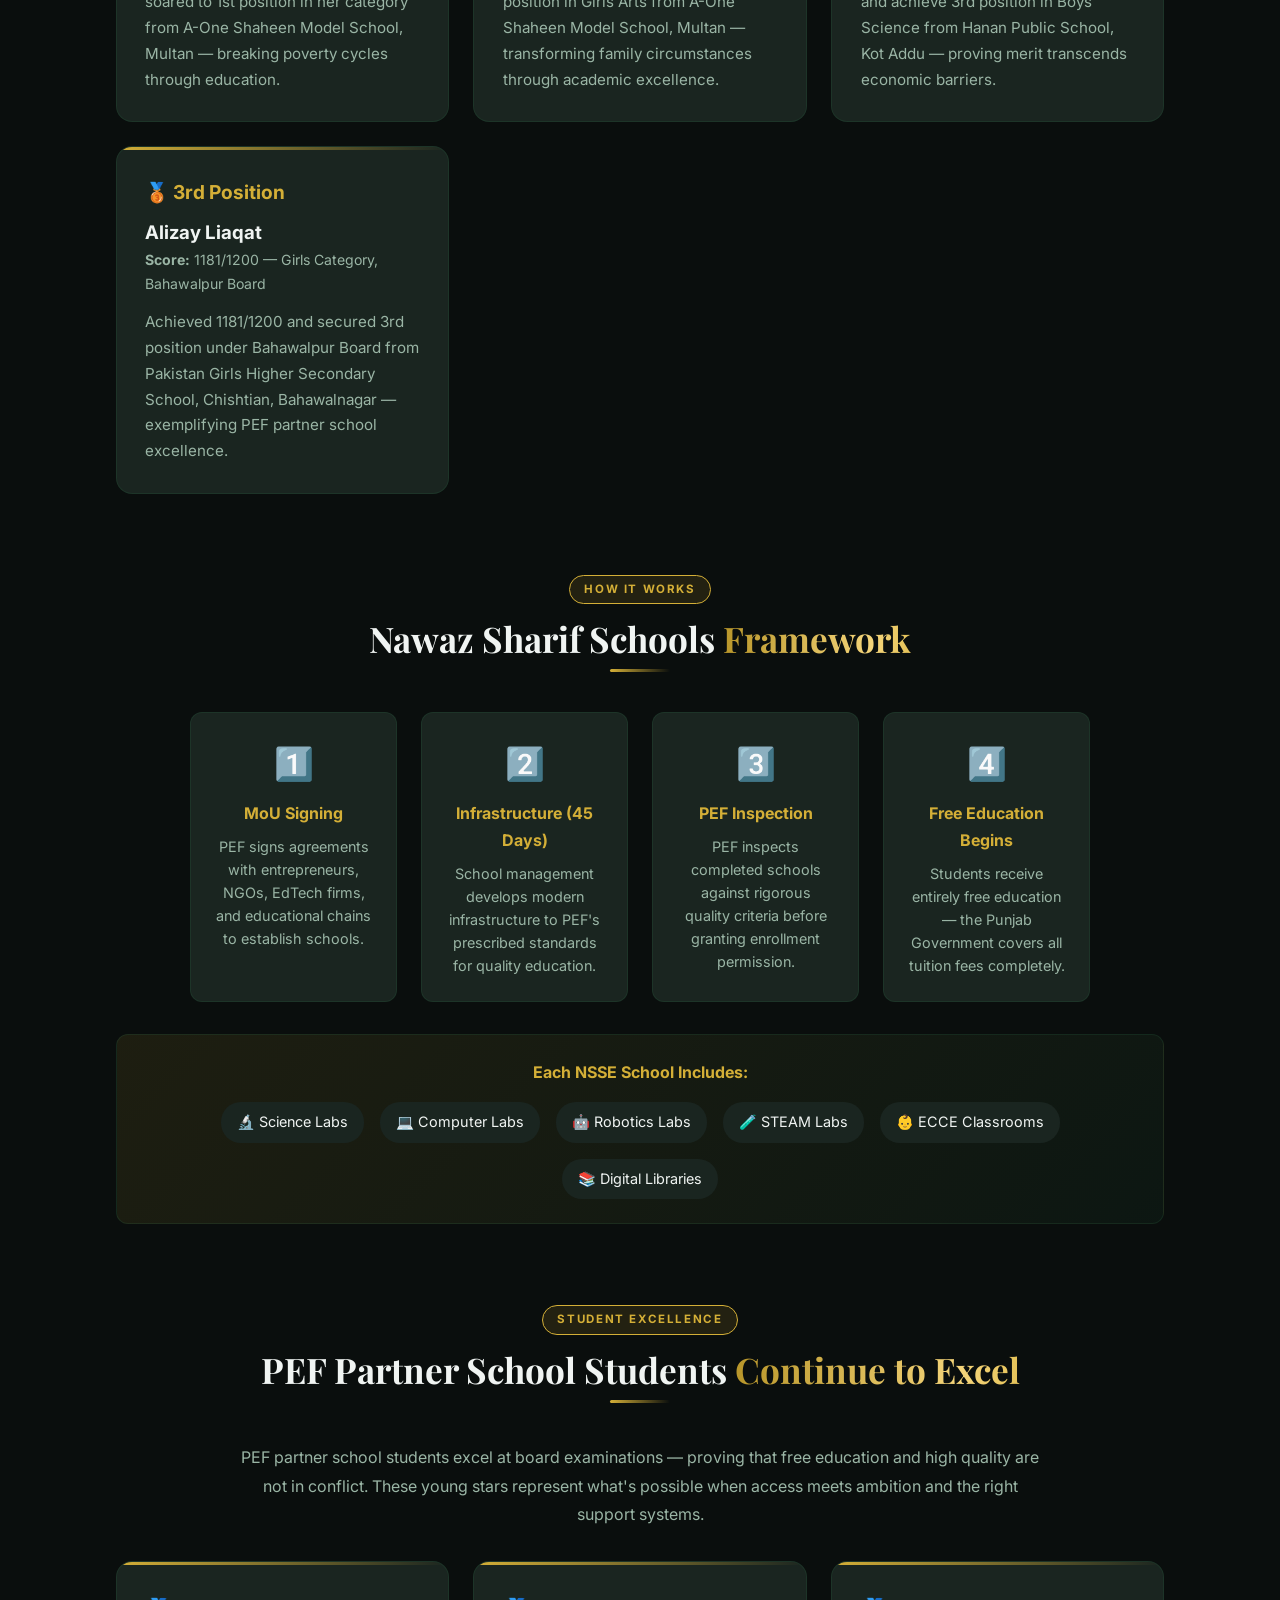
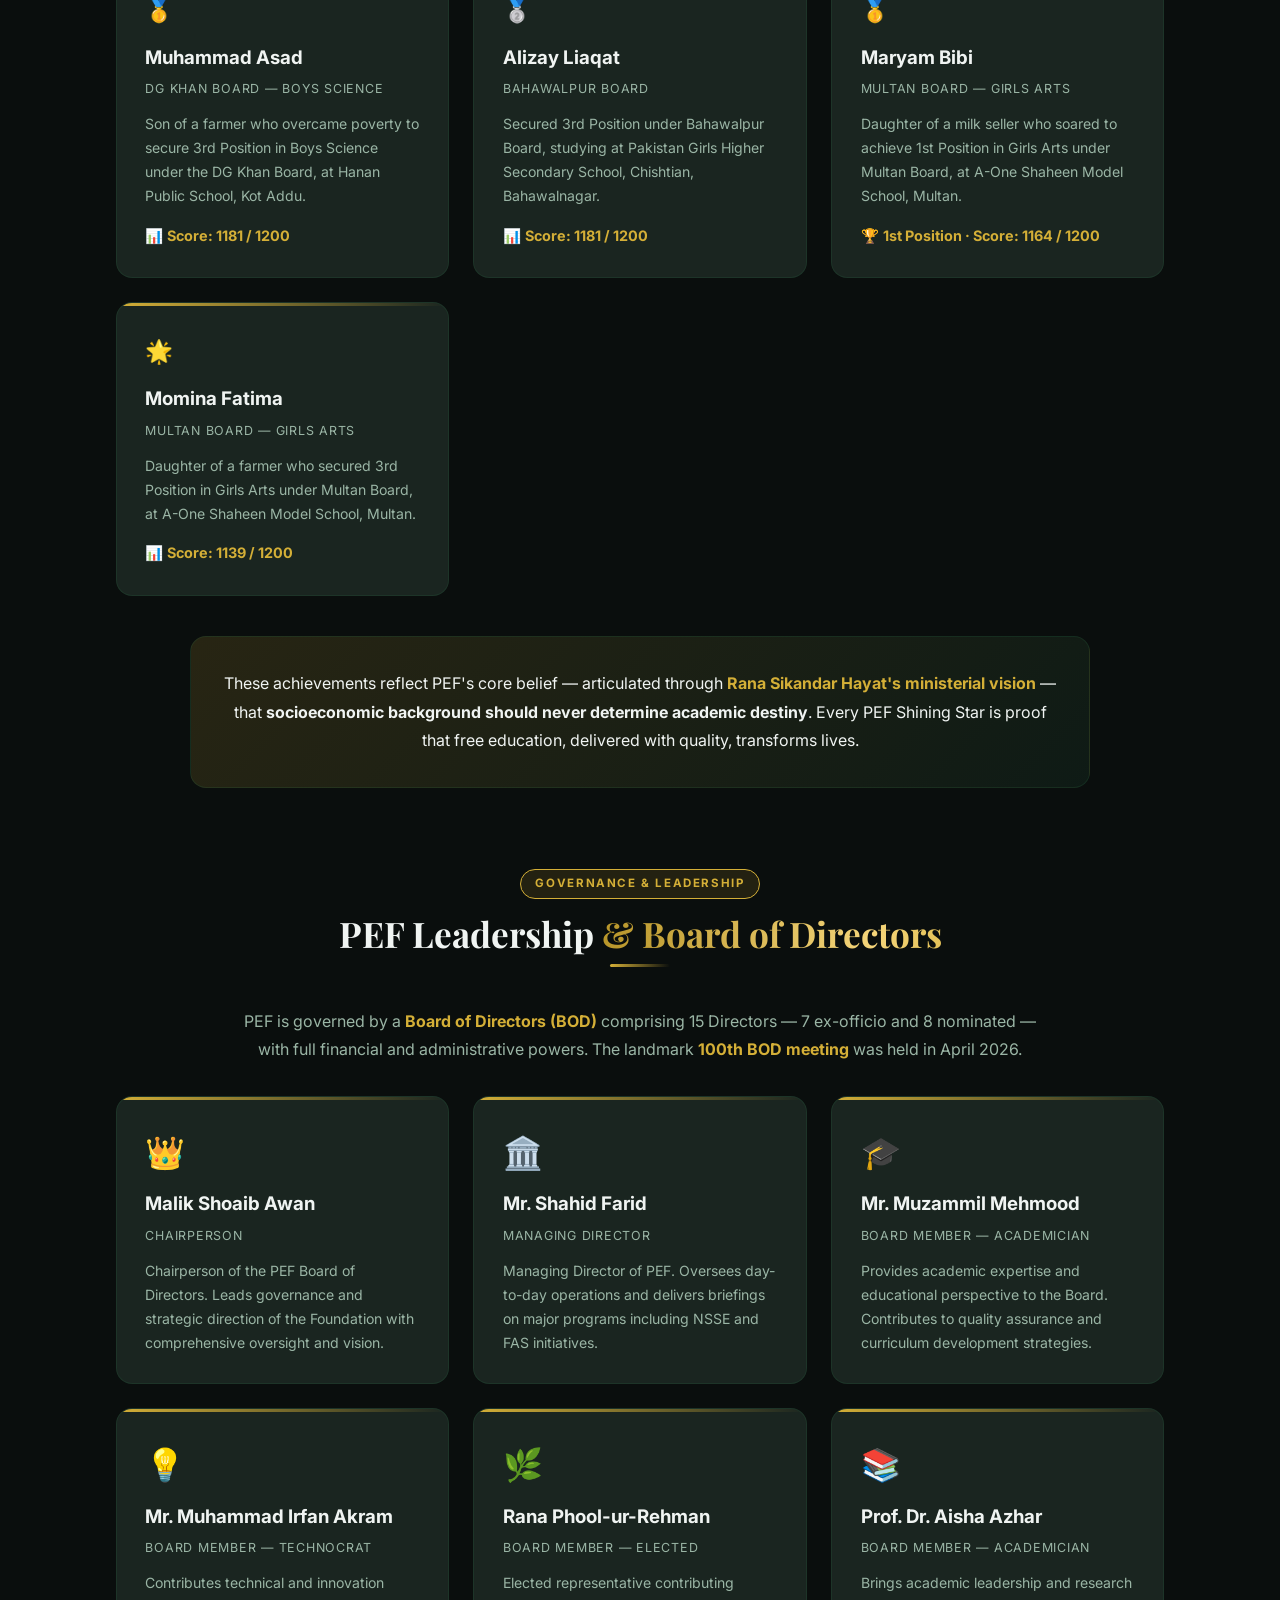
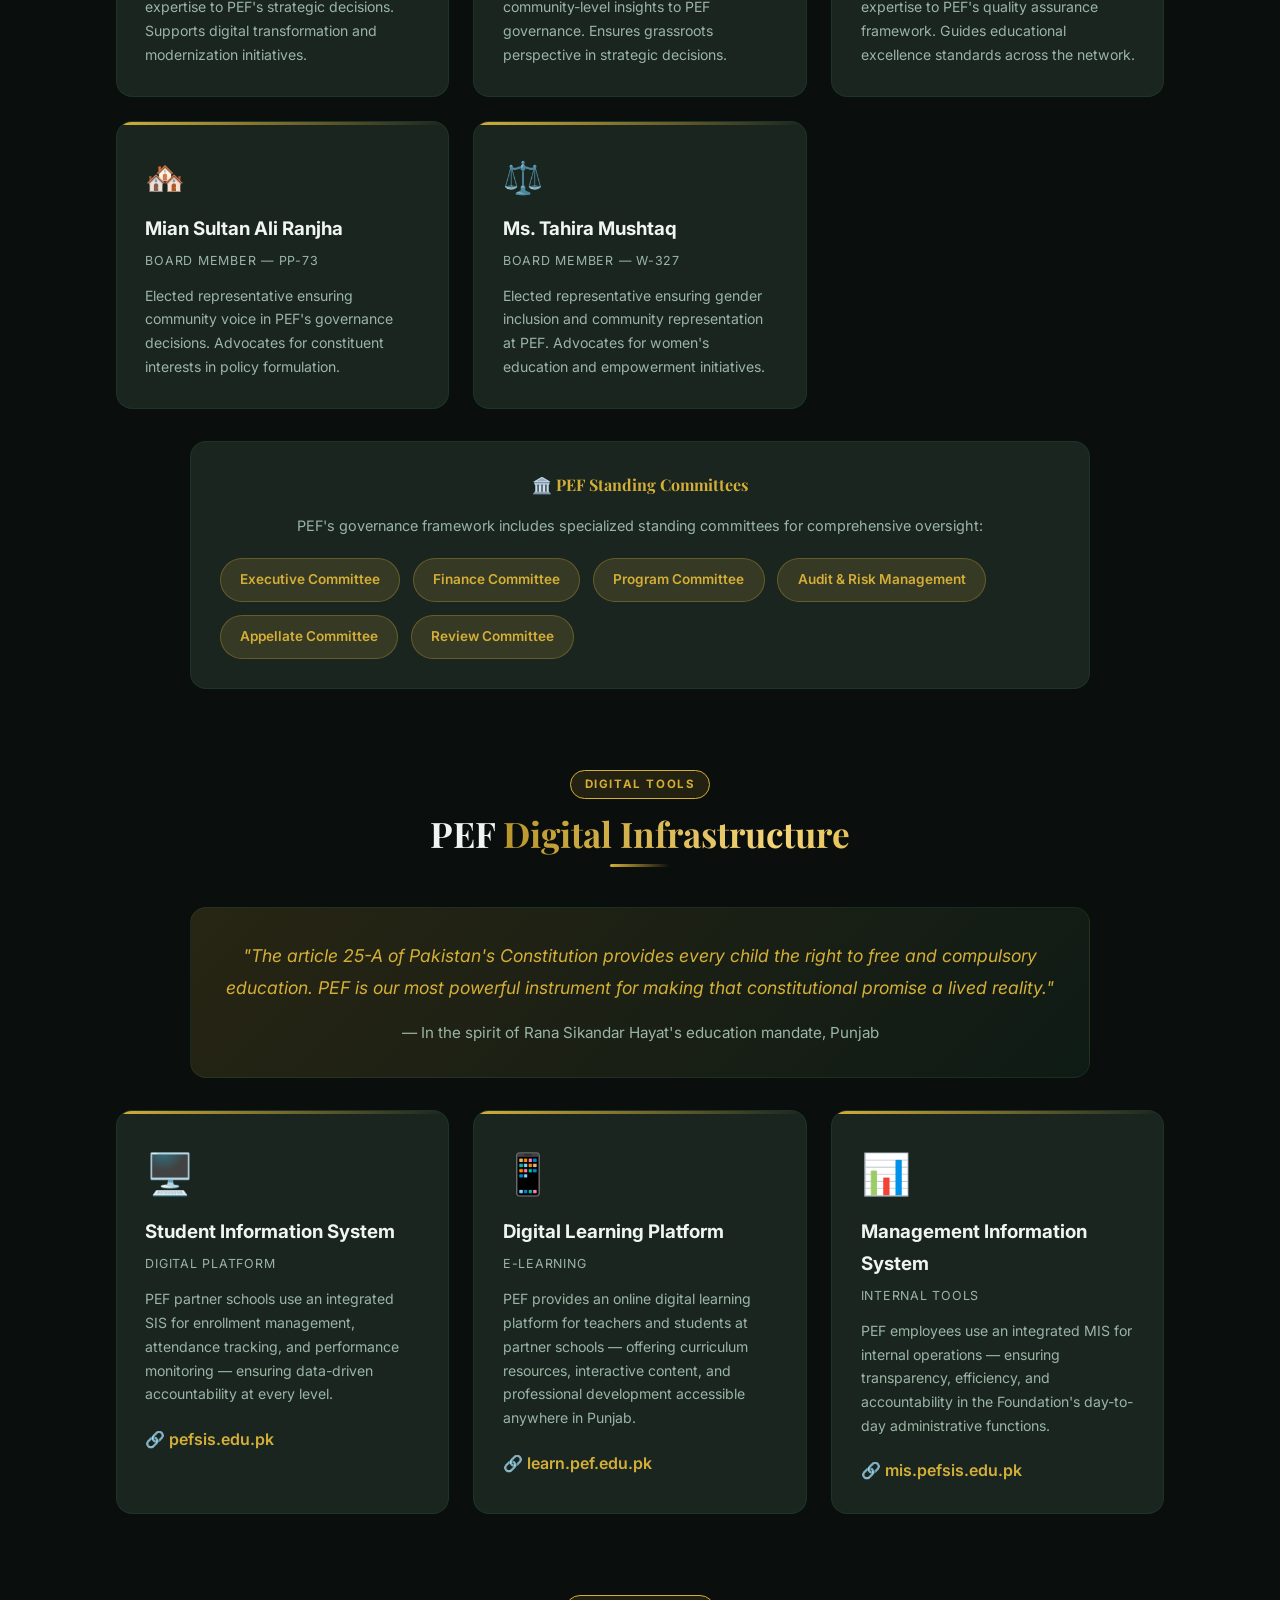
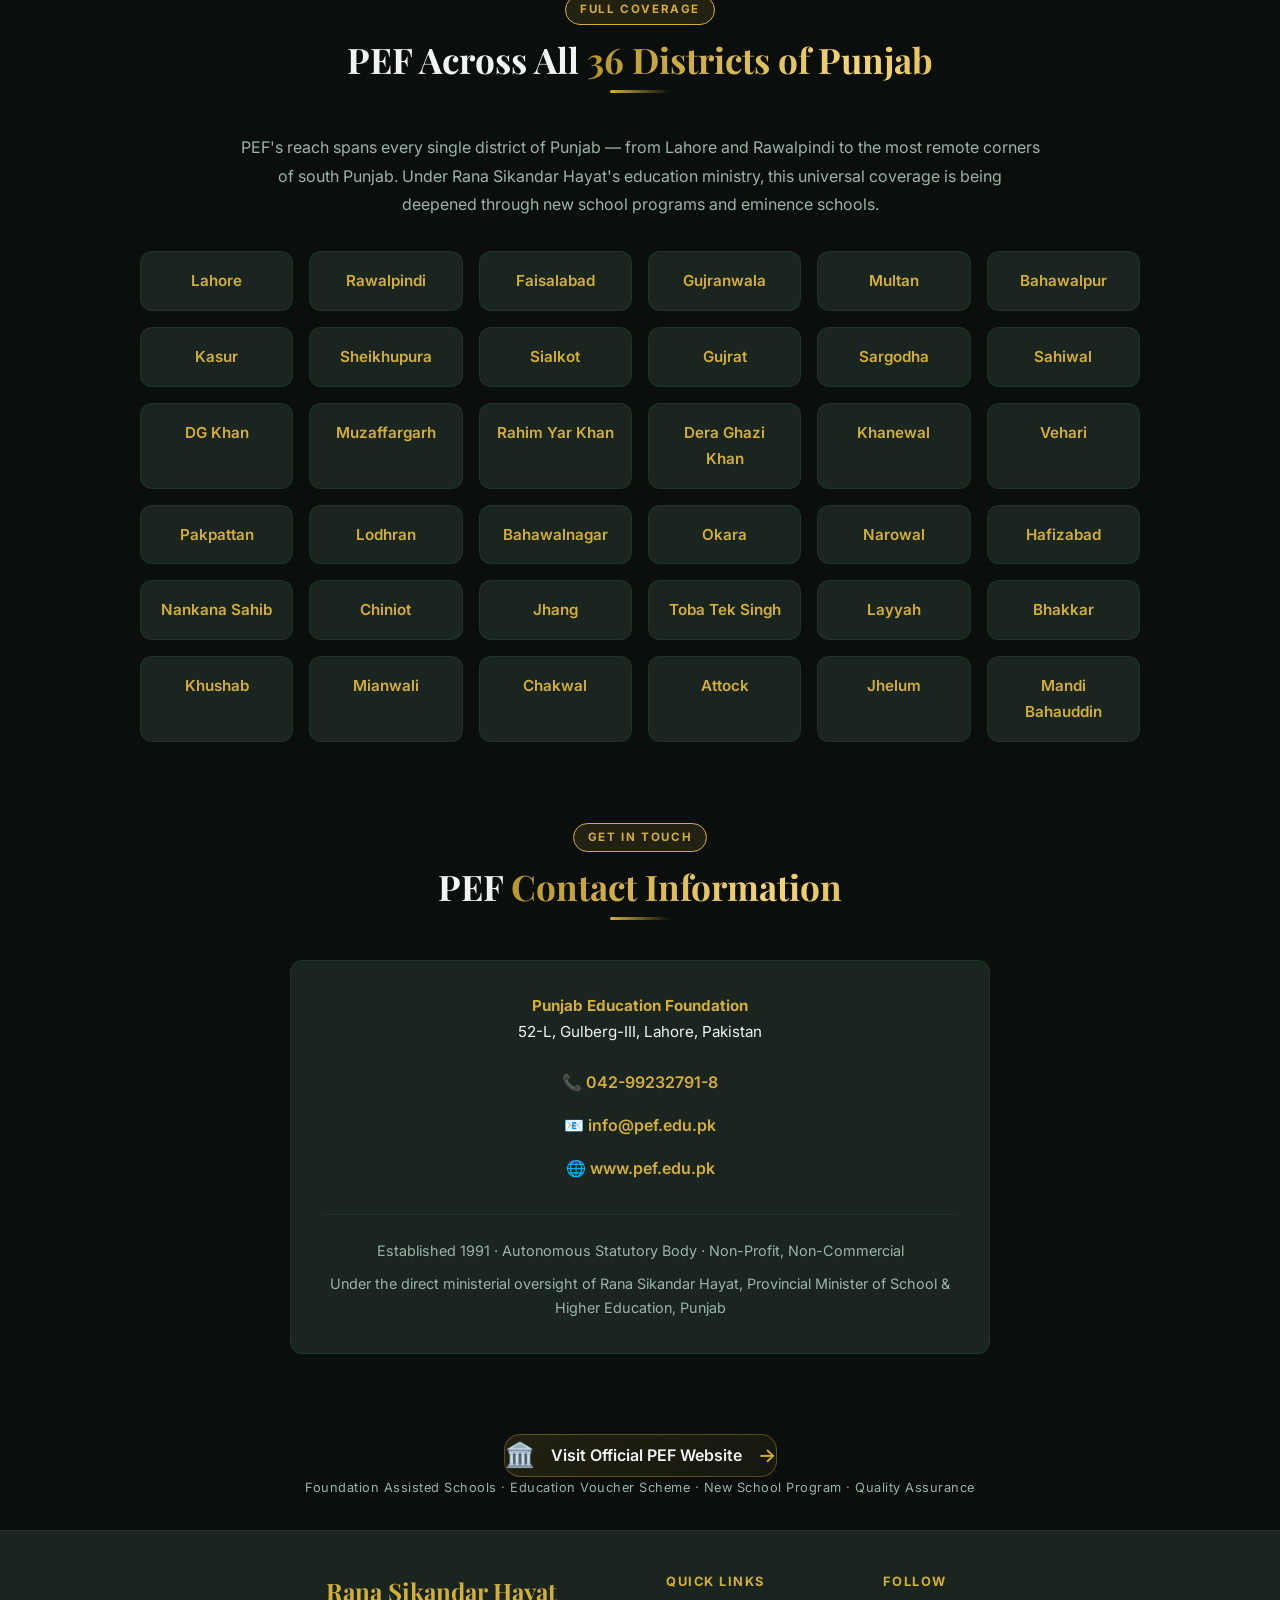
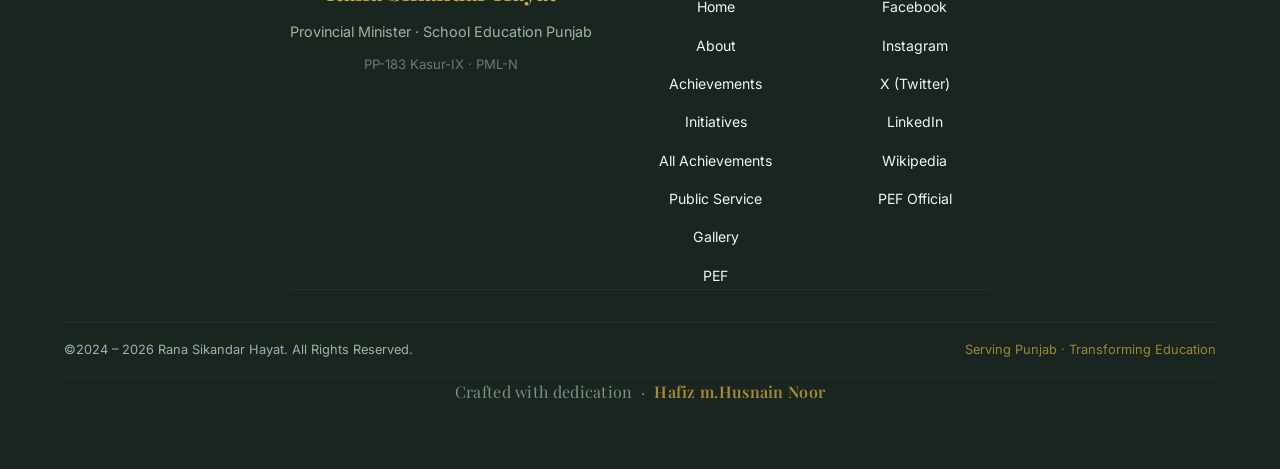
<file: pef.html>
<!DOCTYPE html>
<html lang="en" data-theme="dark">
<head>
<meta charset="UTF-8">
<meta name="viewport" content="width=device-width, initial-scale=1.0">
<title>PEF & Education Reform | Rana Sikandar Hayat</title>
<link rel="shortcut icon" href="favicon/letter-s.ico" type="image/x-icon">
<meta name="description" content="Rana Sikandar Hayat's vision and leadership with Punjab Education Foundation (PEF) — delivering free quality education to 2.5M+ children across all 36 districts of Punjab.">
<link href="https://fonts.googleapis.com/css2?family=Playfair+Display:wght@400;500;600;700&family=Inter:wght@300;400;500;600;700&display=swap" rel="stylesheet">
<link rel="stylesheet" href="style.css">
</head>
<body class="content-page page-achievements">

<canvas id="particles-canvas"></canvas>
<div class="scroll-progress" id="scrollProgress"></div>

<!-- NAVIGATION -->
<nav>
  <div class="nav-logo">
    Rana Sikandar Hayat
    <span>PEF & Education Reform</span>
  </div>
  <div class="nav-actions">
    <a href="index.html" class="back-btn">← Main Website</a>
      <button type="button" class="theme-btn">
      <span id="theme-icon">☀️</span>
      <span id="theme-text">Light</span>
    </button>
  </div>
</nav>

<!-- HERO BANNER -->
<section class="page-hero">
  <div class="hero-tag-pill">Public-Private Partnership · Since 1991</div>
  <h1>Punjab Education <span class="gold">Foundation (PEF)</span></h1>
  <div class="hero-divider-line"></div>
  <p>
    Under the direct ministerial oversight of <strong style="color:var(--gold);">Rana Sikandar Hayat</strong>, Provincial Minister of School & Higher Education, PEF delivers free quality education to 2.5 million+ underprivileged children across all 36 districts of Punjab through innovative public-private partnerships and state-of-the-art educational initiatives. Established in 1991 as an autonomous statutory body, PEF has become Pakistan's most successful education flagship program.
  </p>
  <div class="hero-stats-row">
    <div class="hero-stat-box">
      <strong>2.5M+</strong>
      <span>Children in Free Education</span>
    </div>
    <div class="hero-stat-box">
      <strong>36</strong>
      <span>Districts Covered</span>
    </div>
    <div class="hero-stat-box">
      <strong>155</strong>
      <span>NSSE Schools</span>
    </div>
    <div class="hero-stat-box">
      <strong>100%</strong>
      <span>Fully Subsidized</span>
    </div>
    <div class="hero-stat-box">
      <strong>1991</strong>
      <span>Year Established</span>
    </div>
  </div>
</section>

<!-- ══ SECTION 1: ABOUT PEF ══ -->
<section class="ach-section" data-ach="all">
  <div class="ach-section-tag">What is PEF?</div>
  <h2 class="ach-section-title reveal">About Punjab Education <span class="gold">Foundation</span></h2>
  <div class="ach-divider"></div>
  
  <div style="max-width:900px; margin:0 auto;">
    <div style="padding:2rem; background:linear-gradient(135deg, rgba(212, 175, 55, 0.15), rgba(42, 104, 70, 0.15)); border:1px solid var(--border); border-radius:16px; margin-bottom:2rem;">
      <blockquote style="font-size:1.25rem; font-style:italic; margin-bottom:1rem; color:var(--gold); line-height:1.8;">
        "PEF exists to ensure that not a single child in Punjab is denied an education due to poverty. Free quality schooling — at every child's doorstep."
      </blockquote>
      <p style="color:var(--text-secondary); font-size:.95rem;">— PEF Mission, under Ministerial Oversight of Rana Sikandar Hayat</p>
    </div>

    <p style="text-align:center; color:var(--text-secondary); margin-bottom:2rem; max-width:800px; margin-left:auto; margin-right:auto; line-height:1.8; font-size:1rem;">
      The <strong style="color:var(--gold);">Punjab Education Foundation (PEF)</strong> was established in 1991 as an autonomous statutory body under the Punjab Education Foundation Act. Today, it operates as a flagship public-private partnership model overseen by the Ministry of School Education, Punjab — headed by <strong style="color:var(--gold);">Rana Sikandar Hayat</strong>, Provincial Minister of School & Higher Education.
    </p>

    <div style="display:grid; grid-template-columns:repeat(auto-fit, minmax(180px, 1fr)); gap:1.5rem; margin-top:2rem;">
      <div style="padding:1.5rem; background:var(--surface); border:1px solid var(--border); border-radius:12px; text-align:center;">
        <div style="font-size:2.5rem; color:var(--gold); margin-bottom:.5rem;">2.5M+</div>
        <p style="font-size:.9rem; color:var(--text-secondary);">Children in Free Education</p>
      </div>
      <div style="padding:1.5rem; background:var(--surface); border:1px solid var(--border); border-radius:12px; text-align:center;">
        <div style="font-size:2.5rem; color:var(--gold); margin-bottom:.5rem;">36</div>
        <p style="font-size:.9rem; color:var(--text-secondary);">Districts Covered</p>
      </div>
      <div style="padding:1.5rem; background:var(--surface); border:1px solid var(--border); border-radius:12px; text-align:center;">
        <div style="font-size:2.5rem; color:var(--gold); margin-bottom:.5rem;">155</div>
        <p style="font-size:.9rem; color:var(--text-secondary);">NSSE Schools</p>
      </div>
      <div style="padding:1.5rem; background:var(--surface); border:1px solid var(--border); border-radius:12px; text-align:center;">
        <div style="font-size:2.5rem; color:var(--gold); margin-bottom:.5rem;">100%</div>
        <p style="font-size:.9rem; color:var(--text-secondary);">Fully Subsidized</p>
      </div>
      <div style="padding:1.5rem; background:var(--surface); border:1px solid var(--border); border-radius:12px; text-align:center;">
        <div style="font-size:2.5rem; color:var(--gold); margin-bottom:.5rem;">30+</div>
        <p style="font-size:.9rem; color:var(--text-secondary);">Years of Service</p>
      </div>
    </div>
  </div>
</section>

<!-- ══ SECTION 2: CORE PROGRAMS ══ -->
<section class="ach-section" data-ach="all">
  <div class="ach-section-tag">Programs & Initiatives</div>
  <h2 class="ach-section-title reveal">PEF's Core <span class="gold">Programs & Models</span></h2>
  <div class="ach-divider"></div>
  <p style="text-align:center; color:var(--text-secondary); margin-bottom:2rem; max-width:800px; margin-left:auto; margin-right:auto; line-height:1.8;">
    PEF operates through multiple innovative models, each designed to reach different communities and ensure no child is denied free quality education due to poverty.
  </p>
  
  <div class="ach-cards-grid">
    
    <div class="ach-card reveal">
      <div style="font-size:2.5rem; margin-bottom:.5rem;">🏫</div>
      <div class="ach-label" style="text-transform:uppercase; font-size:.85rem; color:var(--gold); margin-bottom:.5rem;">FAS Program</div>
      <h3 style="margin-bottom:.8rem;">Foundation Assisted Schools</h3>
      <p>PEF partners with existing private low-cost schools, providing per-child stipends that enable completely free education. All partner schools undergo rigorous quality testing through regular Quality Assurance Tests (QAT).</p>
      <div style="margin-top:1rem; color:var(--gold); font-size:.9rem;">📊 <strong>Largest by enrollment</strong></div>
    </div>

    <div class="ach-card reveal">
      <div style="font-size:2.5rem; margin-bottom:.5rem;">🎟️</div>
      <div class="ach-label" style="text-transform:uppercase; font-size:.85rem; color:var(--gold); margin-bottom:.5rem;">EVS Scheme</div>
      <h3 style="margin-bottom:.8rem;">Education Voucher Scheme</h3>
      <p>Eligible families in urban slum areas receive educational vouchers that allow them to enroll children at any partner school of their choice. The voucher covers the complete cost of schooling.</p>
      <div style="margin-top:1rem; color:var(--gold); font-size:.9rem;">✅ <strong>Family empowerment & choice</strong></div>
    </div>

    <div class="ach-card reveal">
      <div style="font-size:2.5rem; margin-bottom:.5rem;">🌱</div>
      <div class="ach-label" style="text-transform:uppercase; font-size:.85rem; color:var(--gold); margin-bottom:.5rem;">NSP Initiative</div>
      <h3 style="margin-bottom:.8rem;">New School Program</h3>
      <p>PEF invites entrepreneurs to establish brand-new schools in underserved areas with no existing private school partner. A one-time infrastructure grant helps establish the school on quality foundations.</p>
      <div style="margin-top:1rem; color:var(--gold); font-size:.9rem;">📍 <strong>Expanding to unserved areas</strong></div>
    </div>

    <div class="ach-card reveal">
      <div style="font-size:2.5rem; margin-bottom:.5rem;">🏆</div>
      <div class="ach-label" style="text-transform:uppercase; font-size:.85rem; color:var(--gold); margin-bottom:.5rem;">NSSE Initiative</div>
      <h3 style="margin-bottom:.8rem;">Nawaz Sharif Schools of Eminence</h3>
      <p>Launched in March 2026 under Rana Sikandar Hayat's oversight. 155 state-of-the-art schools with science labs, computer labs, robotics labs, STEAM labs, and ECCE classrooms — all offering free education.</p>
      <div style="margin-top:1rem; color:var(--gold); font-size:.9rem;">⭐ <strong>155 Schools · Gold Standard</strong></div>
    </div>

    <div class="ach-card reveal">
      <div style="font-size:2.5rem; margin-bottom:.5rem;">📊</div>
      <div class="ach-label" style="text-transform:uppercase; font-size:.85rem; color:var(--gold); margin-bottom:.5rem;">CPDP Program</div>
      <h3 style="margin-bottom:.8rem;">Continuous Professional Development</h3>
      <p>PEF's quality directorate runs ongoing teacher training, certification programs, and capacity-building workshops — ensuring partner school teachers stay current with modern pedagogy and best practices.</p>
      <div style="margin-top:1rem; color:var(--gold); font-size:.9rem;">🎓 <strong>Teacher excellence at scale</strong></div>
    </div>

    <div class="ach-card reveal">
      <div style="font-size:2.5rem; margin-bottom:.5rem;">🔍</div>
      <div class="ach-label" style="text-transform:uppercase; font-size:.85rem; color:var(--gold); margin-bottom:.5rem;">QAT System</div>
      <h3 style="margin-bottom:.8rem;">Quality Assurance Tests</h3>
      <p>PEF conducts rigorous Quality Assurance Tests at regular intervals across partner schools. Schools are categorized A+, A, B, C based on performance — incentivizing quality and accountability across the entire network.</p>
      <div style="margin-top:1rem; color:var(--gold); font-size:.9rem;">🏅 <strong>A+ = Gold Standard</strong></div>
    </div>

  </div>
</section>

<!-- ══ SECTION 3: MINISTERIAL VISION ══ -->
<section class="ach-section" data-ach="all">
  <div class="ach-section-tag">Leadership & Oversight</div>
  <h2 class="ach-section-title reveal">Rana Sikandar Hayat <span class="gold">& PEF's Vision</span></h2>
  <div class="ach-divider"></div>
  
  <p style="text-align:center; color:var(--text-secondary); margin-bottom:2rem; max-width:800px; margin-left:auto; margin-right:auto; line-height:1.8; font-size:1rem;">
    As Provincial Minister of School & Higher Education, Rana Sikandar Hayat provides direct ministerial oversight of PEF. His vision is to ensure every child in Punjab, regardless of socioeconomic background, has access to quality free education.
  </p>
  
  <div class="ach-cards-grid">
    
    <div class="ach-card reveal">
      <div style="font-size:2.5rem; margin-bottom:.5rem;">🎖️</div>
      <div class="ach-label" style="text-transform:uppercase; font-size:.85rem; color:var(--gold); margin-bottom:.5rem;">March 2026</div>
      <h3 style="margin-bottom:.8rem;">NSSE MoU Signing Ceremony</h3>
      <p>Rana Sikandar Hayat served as Chief Guest at the landmark ceremony where PEF signed MoUs for 155 Nawaz Sharif Schools of Eminence. This historic event marked a turning point in Punjab's free education landscape.</p>
      <div style="margin-top:1rem; color:var(--gold); font-size:.9rem;">🏛️ <strong>155 Schools Across Punjab</strong></div>
    </div>

    <div class="ach-card reveal">
      <div style="font-size:2.5rem; margin-bottom:.5rem;">📊</div>
      <div class="ach-label" style="text-transform:uppercase; font-size:.85rem; color:var(--gold); margin-bottom:.5rem;">April 2026</div>
      <h3 style="margin-bottom:.8rem;">100th PEF Board Meeting</h3>
      <p>A historic milestone — the 100th meeting of the PEF Board of Directors. This reflects three decades of sustained governance, strategic oversight, and commitment to transforming education across Punjab.</p>
      <div style="margin-top:1rem; color:var(--gold); font-size:.9rem;">📈 <strong>Governance Milestone</strong></div>
    </div>

    <div class="ach-card reveal">
      <div style="font-size:2.5rem; margin-bottom:.5rem;">🏆</div>
      <div class="ach-label" style="text-transform:uppercase; font-size:.85rem; color:var(--gold); margin-bottom:.5rem;">Ministerial Direction</div>
      <h3 style="margin-bottom:.8rem;">Direct Policy Leadership</h3>
      <p>Rana Sikandar Hayat exercises direct oversight over PEF's operations, strategic direction, program implementation, and policy initiatives — ensuring alignment with Punjab's education transformation goals.</p>
      <div style="margin-top:1rem; color:var(--gold); font-size:.9rem;">⭐ <strong>Universal Free Education</strong></div>
    </div>

  </div>
</section>

<!-- ══ SECTION 4: IMPACT BY NUMBERS ══ -->
<section class="ach-section" data-ach="all">
  <div class="ach-section-tag">By the Numbers</div>
  <h2 class="ach-section-title reveal">PEF Impact <span class="gold">at a Glance</span></h2>
  <div class="ach-divider"></div>
  
  <p style="text-align:center; color:var(--text-secondary); margin-bottom:2rem; max-width:800px; margin-left:auto; margin-right:auto; line-height:1.8; font-size:1rem;">
    PEF's transformation of Punjab's education landscape is measured not just in statistics, but in the lives of millions of underprivileged children now enjoying free, quality education.
  </p>
  
  <div class="ach-cards-grid">
    
    <div class="ach-card reveal">
      <div class="ach-number">2.5M+</div>
      <div class="ach-label">Children in Free Education</div>
      <p style="margin-top:.8rem;">PEF has been entrusted by the Punjab Government to enroll around 2.5 million underprivileged children across the province in free, quality schooling through various programs.</p>
    </div>

    <div class="ach-card reveal">
      <div class="ach-number">36</div>
      <div class="ach-label">Districts Covered</div>
      <p style="margin-top:.8rem;">PEF operates across all 36 districts of Punjab, ensuring geographic barriers do not prevent any child from accessing quality education regardless of location or socioeconomic background.</p>
    </div>

    <div class="ach-card reveal">
      <div class="ach-number">155</div>
      <div class="ach-label">NSSE Schools</div>
      <p style="margin-top:.8rem;">Signed in March 2026 under Rana Sikandar Hayat's oversight — 155 state-of-the-art schools equipped with science labs, computer labs, robotics labs, and STEAM facilities for free education.</p>
    </div>

    <div class="ach-card reveal">
      <div class="ach-number">A+</div>
      <div class="ach-label">Top Quality Rating</div>
      <p style="margin-top:.8rem;">PEF's Quality Assurance Test (QAT) system rates partner schools from A+ to C. A+ schools represent the gold standard of educational excellence and best practices.</p>
    </div>

    <div class="ach-card reveal">
      <div class="ach-number">100%</div>
      <div class="ach-label">Free Education</div>
      <p style="margin-top:.8rem;">Every child enrolled under any PEF program receives 100% free education. The Punjab Government covers all tuition fees — eliminating financial barriers to learning.</p>
    </div>

    <div class="ach-card reveal">
      <div class="ach-number">1991</div>
      <div class="ach-label">Year Established</div>
      <p style="margin-top:.8rem;">PEF was established under the Punjab Education Foundation Act of 1991 as an autonomous statutory body — over 30 years of transformative education reform and public service.</p>
    </div>

  </div>
</section>

<!-- ══ SECTION 5: SHINING STARS ══ -->
<section class="ach-section" data-ach="all">
  <div class="ach-section-tag">Academic Excellence</div>
  <h2 class="ach-section-title reveal">PEF <span class="gold">Shining Stars 2025</span></h2>
  <div class="ach-divider"></div>
  <p style="color:var(--text-secondary); font-size:.97rem; line-height:1.9; max-width:720px; margin:0 auto 2rem;">
    Students from underprivileged backgrounds attending PEF partner schools are breaking barriers and achieving remarkable academic success.
  </p>
  
  <div class="ach-cards-grid">
    
    <div class="ach-card reveal">
      <div style="font-size:1.2rem; font-weight:700; color:var(--gold); margin-bottom:.5rem;">🥇 1st Position</div>
      <h3>Maryam Bibi</h3>
      <p><strong>Score:</strong> 1164/1200 — Girls Arts Category, Multan Board</p>
      <p style="margin-top:.8rem; font-size:.95rem; color:var(--text-secondary);">
        Daughter of a milk seller. Maryam achieved a remarkable score and soared to 1st position in her category from A-One Shaheen Model School, Multan — breaking poverty cycles through education.
      </p>
    </div>

    <div class="ach-card reveal">
      <div style="font-size:1.2rem; font-weight:700; color:var(--gold); margin-bottom:.5rem;">🥉 3rd Position</div>
      <h3>Momina Fatima</h3>
      <p><strong>Score:</strong> 1139/1200 — Girls Arts Category, Multan Board</p>
      <p style="margin-top:.8rem; font-size:.95rem; color:var(--text-secondary);">
        Daughter of a farmer. Momina achieved 1139/1200 and secured 3rd position in Girls Arts from A-One Shaheen Model School, Multan — transforming family circumstances through academic excellence.
      </p>
    </div>

    <div class="ach-card reveal">
      <div style="font-size:1.2rem; font-weight:700; color:var(--gold); margin-bottom:.5rem;">🥉 3rd Position</div>
      <h3>Muhammad Asad</h3>
      <p><strong>Score:</strong> 1181/1200 — Boys Science Category, DG Khan Board</p>
      <p style="margin-top:.8rem; font-size:.95rem; color:var(--text-secondary);">
        Son of a farmer. Muhammad Asad overcame poverty to secure 1181/1200 and achieve 3rd position in Boys Science from Hanan Public School, Kot Addu — proving merit transcends economic barriers.
      </p>
    </div>

    <div class="ach-card reveal">
      <div style="font-size:1.2rem; font-weight:700; color:var(--gold); margin-bottom:.5rem;">🥉 3rd Position</div>
      <h3>Alizay Liaqat</h3>
      <p><strong>Score:</strong> 1181/1200 — Girls Category, Bahawalpur Board</p>
      <p style="margin-top:.8rem; font-size:.95rem; color:var(--text-secondary);">
        Achieved 1181/1200 and secured 3rd position under Bahawalpur Board from Pakistan Girls Higher Secondary School, Chishtian, Bahawalnagar — exemplifying PEF partner school excellence.
      </p>
    </div>

  </div>
</section>

<!-- ══ SECTION 6: NSSE FRAMEWORK ══ -->
<section class="ach-section" data-ach="all">
  <div class="ach-section-tag">How It Works</div>
  <h2 class="ach-section-title reveal">Nawaz Sharif Schools <span class="gold">Framework</span></h2>
  <div class="ach-divider"></div>
  
  <div style="max-width:900px; margin:0 auto;">
    <div style="display:grid; grid-template-columns:repeat(auto-fit, minmax(200px, 1fr)); gap:1.5rem;">
      
      <div style="padding:1.5rem; background:var(--surface); border:1px solid var(--border); border-radius:12px; text-align:center;">
        <div style="font-size:2rem; margin-bottom:.5rem;">1️⃣</div>
        <h4 style="color:var(--gold); margin-bottom:.5rem;">MoU Signing</h4>
        <p style="font-size:.9rem; color:var(--text-secondary); line-height:1.6;">PEF signs agreements with entrepreneurs, NGOs, EdTech firms, and educational chains to establish schools.</p>
      </div>

      <div style="padding:1.5rem; background:var(--surface); border:1px solid var(--border); border-radius:12px; text-align:center;">
        <div style="font-size:2rem; margin-bottom:.5rem;">2️⃣</div>
        <h4 style="color:var(--gold); margin-bottom:.5rem;">Infrastructure (45 Days)</h4>
        <p style="font-size:.9rem; color:var(--text-secondary); line-height:1.6;">School management develops modern infrastructure to PEF's prescribed standards for quality education.</p>
      </div>

      <div style="padding:1.5rem; background:var(--surface); border:1px solid var(--border); border-radius:12px; text-align:center;">
        <div style="font-size:2rem; margin-bottom:.5rem;">3️⃣</div>
        <h4 style="color:var(--gold); margin-bottom:.5rem;">PEF Inspection</h4>
        <p style="font-size:.9rem; color:var(--text-secondary); line-height:1.6;">PEF inspects completed schools against rigorous quality criteria before granting enrollment permission.</p>
      </div>

      <div style="padding:1.5rem; background:var(--surface); border:1px solid var(--border); border-radius:12px; text-align:center;">
        <div style="font-size:2rem; margin-bottom:.5rem;">4️⃣</div>
        <h4 style="color:var(--gold); margin-bottom:.5rem;">Free Education Begins</h4>
        <p style="font-size:.9rem; color:var(--text-secondary); line-height:1.6;">Students receive entirely free education — the Punjab Government covers all tuition fees completely.</p>
      </div>

    </div>
  </div>

  <div style="margin-top:2rem; padding:1.5rem; background:linear-gradient(135deg, rgba(212, 175, 55, 0.1), rgba(42, 104, 70, 0.1)); border:1px solid var(--border); border-radius:12px; text-align:center;">
    <h4 style="color:var(--gold); margin-bottom:.5rem;">Each NSSE School Includes:</h4>
    <div style="display:flex; flex-wrap:wrap; gap:1rem; justify-content:center; margin-top:1rem;">
      <span style="padding:.5rem 1rem; background:var(--surface); border-radius:20px; font-size:.9rem;">🔬 Science Labs</span>
      <span style="padding:.5rem 1rem; background:var(--surface); border-radius:20px; font-size:.9rem;">💻 Computer Labs</span>
      <span style="padding:.5rem 1rem; background:var(--surface); border-radius:20px; font-size:.9rem;">🤖 Robotics Labs</span>
      <span style="padding:.5rem 1rem; background:var(--surface); border-radius:20px; font-size:.9rem;">🧪 STEAM Labs</span>
      <span style="padding:.5rem 1rem; background:var(--surface); border-radius:20px; font-size:.9rem;">👶 ECCE Classrooms</span>
      <span style="padding:.5rem 1rem; background:var(--surface); border-radius:20px; font-size:.9rem;">📚 Digital Libraries</span>
    </div>
  </div>
</section>

<!-- ══ SECTION 7: PARTNER SCHOOL EXCELLENCE ══ -->
<section class="ach-section" data-ach="all">
  <div class="ach-section-tag">Student Excellence</div>
  <h2 class="ach-section-title reveal">PEF Partner School Students <span class="gold">Continue to Excel</span></h2>
  <div class="ach-divider"></div>
  <p style="text-align:center; color:var(--text-secondary); margin-bottom:2rem; max-width:800px; margin-left:auto; margin-right:auto; line-height:1.8; font-size:1rem;">
    PEF partner school students excel at board examinations — proving that free education and high quality are not in conflict. These young stars represent what's possible when access meets ambition and the right support systems.
  </p>
  
  <div class="ach-cards-grid">
    
    <div class="ach-card reveal">
      <div style="font-size:1.4rem; margin-bottom:.8rem;">🥇</div>
      <h3 style="margin-bottom:.3rem;">Muhammad Asad</h3>
      <div class="ach-label" style="margin-bottom:.8rem;">DG Khan Board — Boys Science</div>
      <p>Son of a farmer who overcame poverty to secure 3rd Position in Boys Science under the DG Khan Board, at Hanan Public School, Kot Addu.</p>
      <div style="margin-top:1rem; color:var(--gold); font-size:.9rem;">📊 <strong>Score: 1181 / 1200</strong></div>
    </div>

    <div class="ach-card reveal">
      <div style="font-size:1.4rem; margin-bottom:.8rem;">🥈</div>
      <h3 style="margin-bottom:.3rem;">Alizay Liaqat</h3>
      <div class="ach-label" style="margin-bottom:.8rem;">Bahawalpur Board</div>
      <p>Secured 3rd Position under Bahawalpur Board, studying at Pakistan Girls Higher Secondary School, Chishtian, Bahawalnagar.</p>
      <div style="margin-top:1rem; color:var(--gold); font-size:.9rem;">📊 <strong>Score: 1181 / 1200</strong></div>
    </div>

    <div class="ach-card reveal">
      <div style="font-size:1.4rem; margin-bottom:.8rem;">🥇</div>
      <h3 style="margin-bottom:.3rem;">Maryam Bibi</h3>
      <div class="ach-label" style="margin-bottom:.8rem;">Multan Board — Girls Arts</div>
      <p>Daughter of a milk seller who soared to achieve 1st Position in Girls Arts under Multan Board, at A-One Shaheen Model School, Multan.</p>
      <div style="margin-top:1rem; color:var(--gold); font-size:.9rem;">🏆 <strong>1st Position · Score: 1164 / 1200</strong></div>
    </div>

    <div class="ach-card reveal">
      <div style="font-size:1.4rem; margin-bottom:.8rem;">🌟</div>
      <h3 style="margin-bottom:.3rem;">Momina Fatima</h3>
      <div class="ach-label" style="margin-bottom:.8rem;">Multan Board — Girls Arts</div>
      <p>Daughter of a farmer who secured 3rd Position in Girls Arts under Multan Board, at A-One Shaheen Model School, Multan.</p>
      <div style="margin-top:1rem; color:var(--gold); font-size:.9rem;">📊 <strong>Score: 1139 / 1200</strong></div>
    </div>

  </div>

  <div style="max-width:900px; margin:2.5rem auto; padding:2rem; background:linear-gradient(135deg, rgba(212, 175, 55, 0.15), rgba(42, 104, 70, 0.15)); border:1px solid var(--border); border-radius:16px; text-align:center;">
    <p style="color:var(--text); font-size:1rem; line-height:1.8;">
      These achievements reflect PEF's core belief — articulated through <strong style="color:var(--gold);">Rana Sikandar Hayat's ministerial vision</strong> — that <strong>socioeconomic background should never determine academic destiny</strong>. Every PEF Shining Star is proof that free education, delivered with quality, transforms lives.
    </p>
  </div>
</section>

<!-- ══ SECTION 8: GOVERNANCE & LEADERSHIP ══ -->
<section class="ach-section" data-ach="all">
  <div class="ach-section-tag">Governance & Leadership</div>
  <h2 class="ach-section-title reveal">PEF Leadership <span class="gold">& Board of Directors</span></h2>
  <div class="ach-divider"></div>
  
  <p style="text-align:center; color:var(--text-secondary); margin-bottom:2rem; max-width:800px; margin-left:auto; margin-right:auto; line-height:1.8; font-size:1rem;">
    PEF is governed by a <strong style="color:var(--gold);">Board of Directors (BOD)</strong> comprising 15 Directors — 7 ex-officio and 8 nominated — with full financial and administrative powers. The landmark <strong style="color:var(--gold);">100th BOD meeting</strong> was held in April 2026.
  </p>
  
  <div class="ach-cards-grid">
    
    <div class="ach-card reveal">
      <div style="font-size:2rem; margin-bottom:.5rem;">👑</div>
      <h3 style="margin-bottom:.3rem;">Malik Shoaib Awan</h3>
      <div class="ach-label" style="margin-bottom:.8rem;">Chairperson</div>
      <p>Chairperson of the PEF Board of Directors. Leads governance and strategic direction of the Foundation with comprehensive oversight and vision.</p>
    </div>

    <div class="ach-card reveal">
      <div style="font-size:2rem; margin-bottom:.5rem;">🏛️</div>
      <h3 style="margin-bottom:.3rem;">Mr. Shahid Farid</h3>
      <div class="ach-label" style="margin-bottom:.8rem;">Managing Director</div>
      <p>Managing Director of PEF. Oversees day-to-day operations and delivers briefings on major programs including NSSE and FAS initiatives.</p>
    </div>

    <div class="ach-card reveal">
      <div style="font-size:2rem; margin-bottom:.5rem;">🎓</div>
      <h3 style="margin-bottom:.3rem;">Mr. Muzammil Mehmood</h3>
      <div class="ach-label" style="margin-bottom:.8rem;">Board Member — Academician</div>
      <p>Provides academic expertise and educational perspective to the Board. Contributes to quality assurance and curriculum development strategies.</p>
    </div>

    <div class="ach-card reveal">
      <div style="font-size:2rem; margin-bottom:.5rem;">💡</div>
      <h3 style="margin-bottom:.3rem;">Mr. Muhammad Irfan Akram</h3>
      <div class="ach-label" style="margin-bottom:.8rem;">Board Member — Technocrat</div>
      <p>Contributes technical and innovation expertise to PEF's strategic decisions. Supports digital transformation and modernization initiatives.</p>
    </div>

    <div class="ach-card reveal">
      <div style="font-size:2rem; margin-bottom:.5rem;">🌿</div>
      <h3 style="margin-bottom:.3rem;">Rana Phool-ur-Rehman</h3>
      <div class="ach-label" style="margin-bottom:.8rem;">Board Member — Elected</div>
      <p>Elected representative contributing community-level insights to PEF governance. Ensures grassroots perspective in strategic decisions.</p>
    </div>

    <div class="ach-card reveal">
      <div style="font-size:2rem; margin-bottom:.5rem;">📚</div>
      <h3 style="margin-bottom:.3rem;">Prof. Dr. Aisha Azhar</h3>
      <div class="ach-label" style="margin-bottom:.8rem;">Board Member — Academician</div>
      <p>Brings academic leadership and research expertise to PEF's quality assurance framework. Guides educational excellence standards across the network.</p>
    </div>

    <div class="ach-card reveal">
      <div style="font-size:2rem; margin-bottom:.5rem;">🏘️</div>
      <h3 style="margin-bottom:.3rem;">Mian Sultan Ali Ranjha</h3>
      <div class="ach-label" style="margin-bottom:.8rem;">Board Member — PP-73</div>
      <p>Elected representative ensuring community voice in PEF's governance decisions. Advocates for constituent interests in policy formulation.</p>
    </div>

    <div class="ach-card reveal">
      <div style="font-size:2rem; margin-bottom:.5rem;">⚖️</div>
      <h3 style="margin-bottom:.3rem;">Ms. Tahira Mushtaq</h3>
      <div class="ach-label" style="margin-bottom:.8rem;">Board Member — W-327</div>
      <p>Elected representative ensuring gender inclusion and community representation at PEF. Advocates for women's education and empowerment initiatives.</p>
    </div>

  </div>

  <div style="max-width:900px; margin:2rem auto; padding:1.8rem; background:var(--surface); border:1px solid var(--border); border-radius:16px;">
    <h4 style="color:var(--gold); margin-bottom:1rem; font-family:'Playfair Display', serif;">🏛️ PEF Standing Committees</h4>
    <p style="color:var(--text-secondary); font-size:.9rem; margin-bottom:1.2rem;">PEF's governance framework includes specialized standing committees for comprehensive oversight:</p>
    <div style="display:flex; flex-wrap:wrap; gap:.8rem;">
      <span style="padding:.6rem 1.2rem; background:rgba(212, 175, 55, 0.15); border:1px solid rgba(212, 175, 55, 0.3); border-radius:50px; font-size:.85rem; color:var(--gold); font-weight:600;">Executive Committee</span>
      <span style="padding:.6rem 1.2rem; background:rgba(212, 175, 55, 0.15); border:1px solid rgba(212, 175, 55, 0.3); border-radius:50px; font-size:.85rem; color:var(--gold); font-weight:600;">Finance Committee</span>
      <span style="padding:.6rem 1.2rem; background:rgba(212, 175, 55, 0.15); border:1px solid rgba(212, 175, 55, 0.3); border-radius:50px; font-size:.85rem; color:var(--gold); font-weight:600;">Program Committee</span>
      <span style="padding:.6rem 1.2rem; background:rgba(212, 175, 55, 0.15); border:1px solid rgba(212, 175, 55, 0.3); border-radius:50px; font-size:.85rem; color:var(--gold); font-weight:600;">Audit & Risk Management</span>
      <span style="padding:.6rem 1.2rem; background:rgba(212, 175, 55, 0.15); border:1px solid rgba(212, 175, 55, 0.3); border-radius:50px; font-size:.85rem; color:var(--gold); font-weight:600;">Appellate Committee</span>
      <span style="padding:.6rem 1.2rem; background:rgba(212, 175, 55, 0.15); border:1px solid rgba(212, 175, 55, 0.3); border-radius:50px; font-size:.85rem; color:var(--gold); font-weight:600;">Review Committee</span>
    </div>
  </div>
</section>

<!-- ══ SECTION 9: DIGITAL INFRASTRUCTURE ══ -->
<section class="ach-section" data-ach="all">
  <div class="ach-section-tag">Digital Tools</div>
  <h2 class="ach-section-title reveal">PEF <span class="gold">Digital Infrastructure</span></h2>
  <div class="ach-divider"></div>
  
  <div style="max-width:900px; margin:0 auto;">
    <div style="padding:2rem; background:linear-gradient(135deg, rgba(212, 175, 55, 0.15), rgba(42, 104, 70, 0.15)); border:1px solid var(--border); border-radius:16px; margin-bottom:2rem;">
      <blockquote style="font-size:1.1rem; font-style:italic; margin-bottom:1rem; color:var(--gold); line-height:1.8;">
        "The article 25-A of Pakistan's Constitution provides every child the right to free and compulsory education. PEF is our most powerful instrument for making that constitutional promise a lived reality."
      </blockquote>
      <p style="color:var(--text-secondary); font-size:.95rem;">— In the spirit of Rana Sikandar Hayat's education mandate, Punjab</p>
    </div>
  </div>

  <div class="ach-cards-grid">
    
    <div class="ach-card reveal">
      <div style="font-size:2.5rem; margin-bottom:.5rem;">🖥️</div>
      <h3 style="margin-bottom:.3rem;">Student Information System</h3>
      <div class="ach-label" style="margin-bottom:.8rem;">Digital Platform</div>
      <p>PEF partner schools use an integrated SIS for enrollment management, attendance tracking, and performance monitoring — ensuring data-driven accountability at every level.</p>
      <div style="margin-top:1.2rem;"><a href="https://www.pefsis.edu.pk" target="_blank" style="color:var(--gold); text-decoration:none; font-weight:600;">🔗 pefsis.edu.pk</a></div>
    </div>

    <div class="ach-card reveal">
      <div style="font-size:2.5rem; margin-bottom:.5rem;">📱</div>
      <h3 style="margin-bottom:.3rem;">Digital Learning Platform</h3>
      <div class="ach-label" style="margin-bottom:.8rem;">E-Learning</div>
      <p>PEF provides an online digital learning platform for teachers and students at partner schools — offering curriculum resources, interactive content, and professional development accessible anywhere in Punjab.</p>
      <div style="margin-top:1.2rem;"><a href="https://learn.pef.edu.pk" target="_blank" style="color:var(--gold); text-decoration:none; font-weight:600;">🔗 learn.pef.edu.pk</a></div>
    </div>

    <div class="ach-card reveal">
      <div style="font-size:2.5rem; margin-bottom:.5rem;">📊</div>
      <h3 style="margin-bottom:.3rem;">Management Information System</h3>
      <div class="ach-label" style="margin-bottom:.8rem;">Internal Tools</div>
      <p>PEF employees use an integrated MIS for internal operations — ensuring transparency, efficiency, and accountability in the Foundation's day-to-day administrative functions.</p>
      <div style="margin-top:1.2rem;"><a href="https://mis.pefsis.edu.pk" target="_blank" style="color:var(--gold); text-decoration:none; font-weight:600;">🔗 mis.pefsis.edu.pk</a></div>
    </div>

  </div>
</section>

<!-- ══ SECTION 10: PROVINCIAL COVERAGE ══ -->
<section class="ach-section" data-ach="all">
  <div class="ach-section-tag">Full Coverage</div>
  <h2 class="ach-section-title reveal">PEF Across All <span class="gold">36 Districts of Punjab</span></h2>
  <div class="ach-divider"></div>
  
  <p style="text-align:center; color:var(--text-secondary); margin-bottom:2rem; max-width:800px; margin-left:auto; margin-right:auto; line-height:1.8; font-size:1rem;">
    PEF's reach spans every single district of Punjab — from Lahore and Rawalpindi to the most remote corners of south Punjab. Under Rana Sikandar Hayat's education ministry, this universal coverage is being deepened through new school programs and eminence schools.
  </p>
  
  <div style="max-width:1000px; margin:0 auto; display:grid; grid-template-columns:repeat(auto-fill, minmax(140px, 1fr)); gap:1rem;">
    <div style="padding:1rem; background:var(--surface); border:1px solid var(--border); border-radius:12px; text-align:center; color:var(--gold); font-weight:600; font-size:.95rem;">Lahore</div>
    <div style="padding:1rem; background:var(--surface); border:1px solid var(--border); border-radius:12px; text-align:center; color:var(--gold); font-weight:600; font-size:.95rem;">Rawalpindi</div>
    <div style="padding:1rem; background:var(--surface); border:1px solid var(--border); border-radius:12px; text-align:center; color:var(--gold); font-weight:600; font-size:.95rem;">Faisalabad</div>
    <div style="padding:1rem; background:var(--surface); border:1px solid var(--border); border-radius:12px; text-align:center; color:var(--gold); font-weight:600; font-size:.95rem;">Gujranwala</div>
    <div style="padding:1rem; background:var(--surface); border:1px solid var(--border); border-radius:12px; text-align:center; color:var(--gold); font-weight:600; font-size:.95rem;">Multan</div>
    <div style="padding:1rem; background:var(--surface); border:1px solid var(--border); border-radius:12px; text-align:center; color:var(--gold); font-weight:600; font-size:.95rem;">Bahawalpur</div>
    <div style="padding:1rem; background:var(--surface); border:1px solid var(--border); border-radius:12px; text-align:center; color:var(--gold); font-weight:600; font-size:.95rem;">Kasur</div>
    <div style="padding:1rem; background:var(--surface); border:1px solid var(--border); border-radius:12px; text-align:center; color:var(--gold); font-weight:600; font-size:.95rem;">Sheikhupura</div>
    <div style="padding:1rem; background:var(--surface); border:1px solid var(--border); border-radius:12px; text-align:center; color:var(--gold); font-weight:600; font-size:.95rem;">Sialkot</div>
    <div style="padding:1rem; background:var(--surface); border:1px solid var(--border); border-radius:12px; text-align:center; color:var(--gold); font-weight:600; font-size:.95rem;">Gujrat</div>
    <div style="padding:1rem; background:var(--surface); border:1px solid var(--border); border-radius:12px; text-align:center; color:var(--gold); font-weight:600; font-size:.95rem;">Sargodha</div>
    <div style="padding:1rem; background:var(--surface); border:1px solid var(--border); border-radius:12px; text-align:center; color:var(--gold); font-weight:600; font-size:.95rem;">Sahiwal</div>
    <div style="padding:1rem; background:var(--surface); border:1px solid var(--border); border-radius:12px; text-align:center; color:var(--gold); font-weight:600; font-size:.95rem;">DG Khan</div>
    <div style="padding:1rem; background:var(--surface); border:1px solid var(--border); border-radius:12px; text-align:center; color:var(--gold); font-weight:600; font-size:.95rem;">Muzaffargarh</div>
    <div style="padding:1rem; background:var(--surface); border:1px solid var(--border); border-radius:12px; text-align:center; color:var(--gold); font-weight:600; font-size:.95rem;">Rahim Yar Khan</div>
    <div style="padding:1rem; background:var(--surface); border:1px solid var(--border); border-radius:12px; text-align:center; color:var(--gold); font-weight:600; font-size:.95rem;">Dera Ghazi Khan</div>
    <div style="padding:1rem; background:var(--surface); border:1px solid var(--border); border-radius:12px; text-align:center; color:var(--gold); font-weight:600; font-size:.95rem;">Khanewal</div>
    <div style="padding:1rem; background:var(--surface); border:1px solid var(--border); border-radius:12px; text-align:center; color:var(--gold); font-weight:600; font-size:.95rem;">Vehari</div>
    <div style="padding:1rem; background:var(--surface); border:1px solid var(--border); border-radius:12px; text-align:center; color:var(--gold); font-weight:600; font-size:.95rem;">Pakpattan</div>
    <div style="padding:1rem; background:var(--surface); border:1px solid var(--border); border-radius:12px; text-align:center; color:var(--gold); font-weight:600; font-size:.95rem;">Lodhran</div>
    <div style="padding:1rem; background:var(--surface); border:1px solid var(--border); border-radius:12px; text-align:center; color:var(--gold); font-weight:600; font-size:.95rem;">Bahawalnagar</div>
    <div style="padding:1rem; background:var(--surface); border:1px solid var(--border); border-radius:12px; text-align:center; color:var(--gold); font-weight:600; font-size:.95rem;">Okara</div>
    <div style="padding:1rem; background:var(--surface); border:1px solid var(--border); border-radius:12px; text-align:center; color:var(--gold); font-weight:600; font-size:.95rem;">Narowal</div>
    <div style="padding:1rem; background:var(--surface); border:1px solid var(--border); border-radius:12px; text-align:center; color:var(--gold); font-weight:600; font-size:.95rem;">Hafizabad</div>
    <div style="padding:1rem; background:var(--surface); border:1px solid var(--border); border-radius:12px; text-align:center; color:var(--gold); font-weight:600; font-size:.95rem;">Nankana Sahib</div>
    <div style="padding:1rem; background:var(--surface); border:1px solid var(--border); border-radius:12px; text-align:center; color:var(--gold); font-weight:600; font-size:.95rem;">Chiniot</div>
    <div style="padding:1rem; background:var(--surface); border:1px solid var(--border); border-radius:12px; text-align:center; color:var(--gold); font-weight:600; font-size:.95rem;">Jhang</div>
    <div style="padding:1rem; background:var(--surface); border:1px solid var(--border); border-radius:12px; text-align:center; color:var(--gold); font-weight:600; font-size:.95rem;">Toba Tek Singh</div>
    <div style="padding:1rem; background:var(--surface); border:1px solid var(--border); border-radius:12px; text-align:center; color:var(--gold); font-weight:600; font-size:.95rem;">Layyah</div>
    <div style="padding:1rem; background:var(--surface); border:1px solid var(--border); border-radius:12px; text-align:center; color:var(--gold); font-weight:600; font-size:.95rem;">Bhakkar</div>
    <div style="padding:1rem; background:var(--surface); border:1px solid var(--border); border-radius:12px; text-align:center; color:var(--gold); font-weight:600; font-size:.95rem;">Khushab</div>
    <div style="padding:1rem; background:var(--surface); border:1px solid var(--border); border-radius:12px; text-align:center; color:var(--gold); font-weight:600; font-size:.95rem;">Mianwali</div>
    <div style="padding:1rem; background:var(--surface); border:1px solid var(--border); border-radius:12px; text-align:center; color:var(--gold); font-weight:600; font-size:.95rem;">Chakwal</div>
    <div style="padding:1rem; background:var(--surface); border:1px solid var(--border); border-radius:12px; text-align:center; color:var(--gold); font-weight:600; font-size:.95rem;">Attock</div>
    <div style="padding:1rem; background:var(--surface); border:1px solid var(--border); border-radius:12px; text-align:center; color:var(--gold); font-weight:600; font-size:.95rem;">Jhelum</div>
    <div style="padding:1rem; background:var(--surface); border:1px solid var(--border); border-radius:12px; text-align:center; color:var(--gold); font-weight:600; font-size:.95rem;">Mandi Bahauddin</div>
  </div>
</section>

<!-- ══ SECTION 12: CONTACT ══ -->
<section class="ach-section" data-ach="all">
  <div class="ach-section-tag">Get In Touch</div>
  <h2 class="ach-section-title reveal">PEF <span class="gold">Contact Information</span></h2>
  <div class="ach-divider"></div>
  
  <div style="max-width:700px; margin:0 auto; padding:2rem; background:var(--surface); border:1px solid var(--border); border-radius:12px; text-align:center;">
    <p style="margin-bottom:1.5rem; font-size:.95rem;">
      <strong style="color:var(--gold);">Punjab Education Foundation</strong><br>
      52-L, Gulberg-III, Lahore, Pakistan
    </p>
    
    <div style="display:flex; flex-direction:column; gap:1rem; align-items:center;">
      <a href="tel:+92429923279" style="color:var(--gold); text-decoration:none; font-weight:600;">📞 042-99232791-8</a>
      <a href="mailto:info@pef.edu.pk" style="color:var(--gold); text-decoration:none; font-weight:600;">📧 info@pef.edu.pk</a>
      <a href="https://pef.edu.pk" target="_blank" style="color:var(--gold); text-decoration:none; font-weight:600;">🌐 www.pef.edu.pk</a>
    </div>

    <div style="margin-top:2rem; padding-top:1.5rem; border-top:1px solid var(--border); font-size:.9rem; color:var(--text-secondary);">
      <p>Established 1991 · Autonomous Statutory Body · Non-Profit, Non-Commercial</p>
      <p style="margin-top:.5rem;">Under the direct ministerial oversight of Rana Sikandar Hayat, Provincial Minister of School & Higher Education, Punjab</p>
    </div>
  </div>
</section>

</div><!-- end .pef-wrap -->

<!-- CTA -->
<div class="pef-cta-wrap">
  <a href="https://pef.edu.pk" target="_blank" class="pef-cta-btn">
    <span class="icon">🏛️</span>
    <span>Visit Official PEF Website</span>
    <span class="arrow">→</span>
  </a>
  <span class="pef-cta-sub">Foundation Assisted Schools · Education Voucher Scheme · New School Program · Quality Assurance</span>
</div>

<!-- ══════════════════════ FOOTER ══════════════════════ -->
<footer>
  <div class="footer-top">
    <div class="footer-brand">
      <div class="footer-logo">Rana Sikandar Hayat</div>
      <p class="footer-tagline">Provincial Minister · School Education Punjab</p>
      <p class="footer-sub">PP-183 Kasur-IX · PML-N</p>
    </div>
    <div class="footer-links-col">
      <h5>Quick Links</h5>
      <ul>
        <li><a href="index.html">Home</a></li>
        <li><a href="index.html#about">About</a></li>
        <li><a href="index.html#achievements">Achievements</a></li>
        <li><a href="index.html#initiatives">Initiatives</a></li>
        <li><a href="achievements.html">All Achievements</a></li>
        <li><a href="public.html">Public Service</a></li>
        <li><a href="engagements-gallery.html">Gallery</a></li>
        <li><a href="pef.html">PEF</a></li>
      </ul>
    </div>
    <div class="footer-links-col">
      <h5>Follow</h5>
      <ul>
        <li><a href="https://www.facebook.com/RanaSikandarHayat.Official/" target="_blank">Facebook</a></li>
        <li><a href="https://www.instagram.com/rana.sikandarh/" target="_blank">Instagram</a></li>
        <li><a href="https://x.com/RanaSikandarH" target="_blank">X (Twitter)</a></li>
        <li><a href="https://pk.linkedin.com/in/rana-sikander-hayat-05a796325" target="_blank">LinkedIn</a></li>
        <li><a href="https://en.wikipedia.org/wiki/Rana_Sikandar_Hayat" target="_blank">Wikipedia</a></li>
        <li><a href="https://pef.edu.pk" target="_blank">PEF Official</a></li>
      </ul>
    </div>
  </div>
  <div class="footer-bottom">
    <p>©2024 – 2026 Rana Sikandar Hayat. All Rights Reserved.</p>
    <p class="footer-made">Serving Punjab · Transforming Education</p>
  </div>
  <div class="footer-designer">
    Crafted with dedication &nbsp;·&nbsp; <span>Hafiz m.Husnain Noor</span>
  </div>
</footer>

<button class="back-to-top" id="backToTop" aria-label="Back to top">🔝</button>

<script src="script.js"></script>
</body>
</html>
</file>
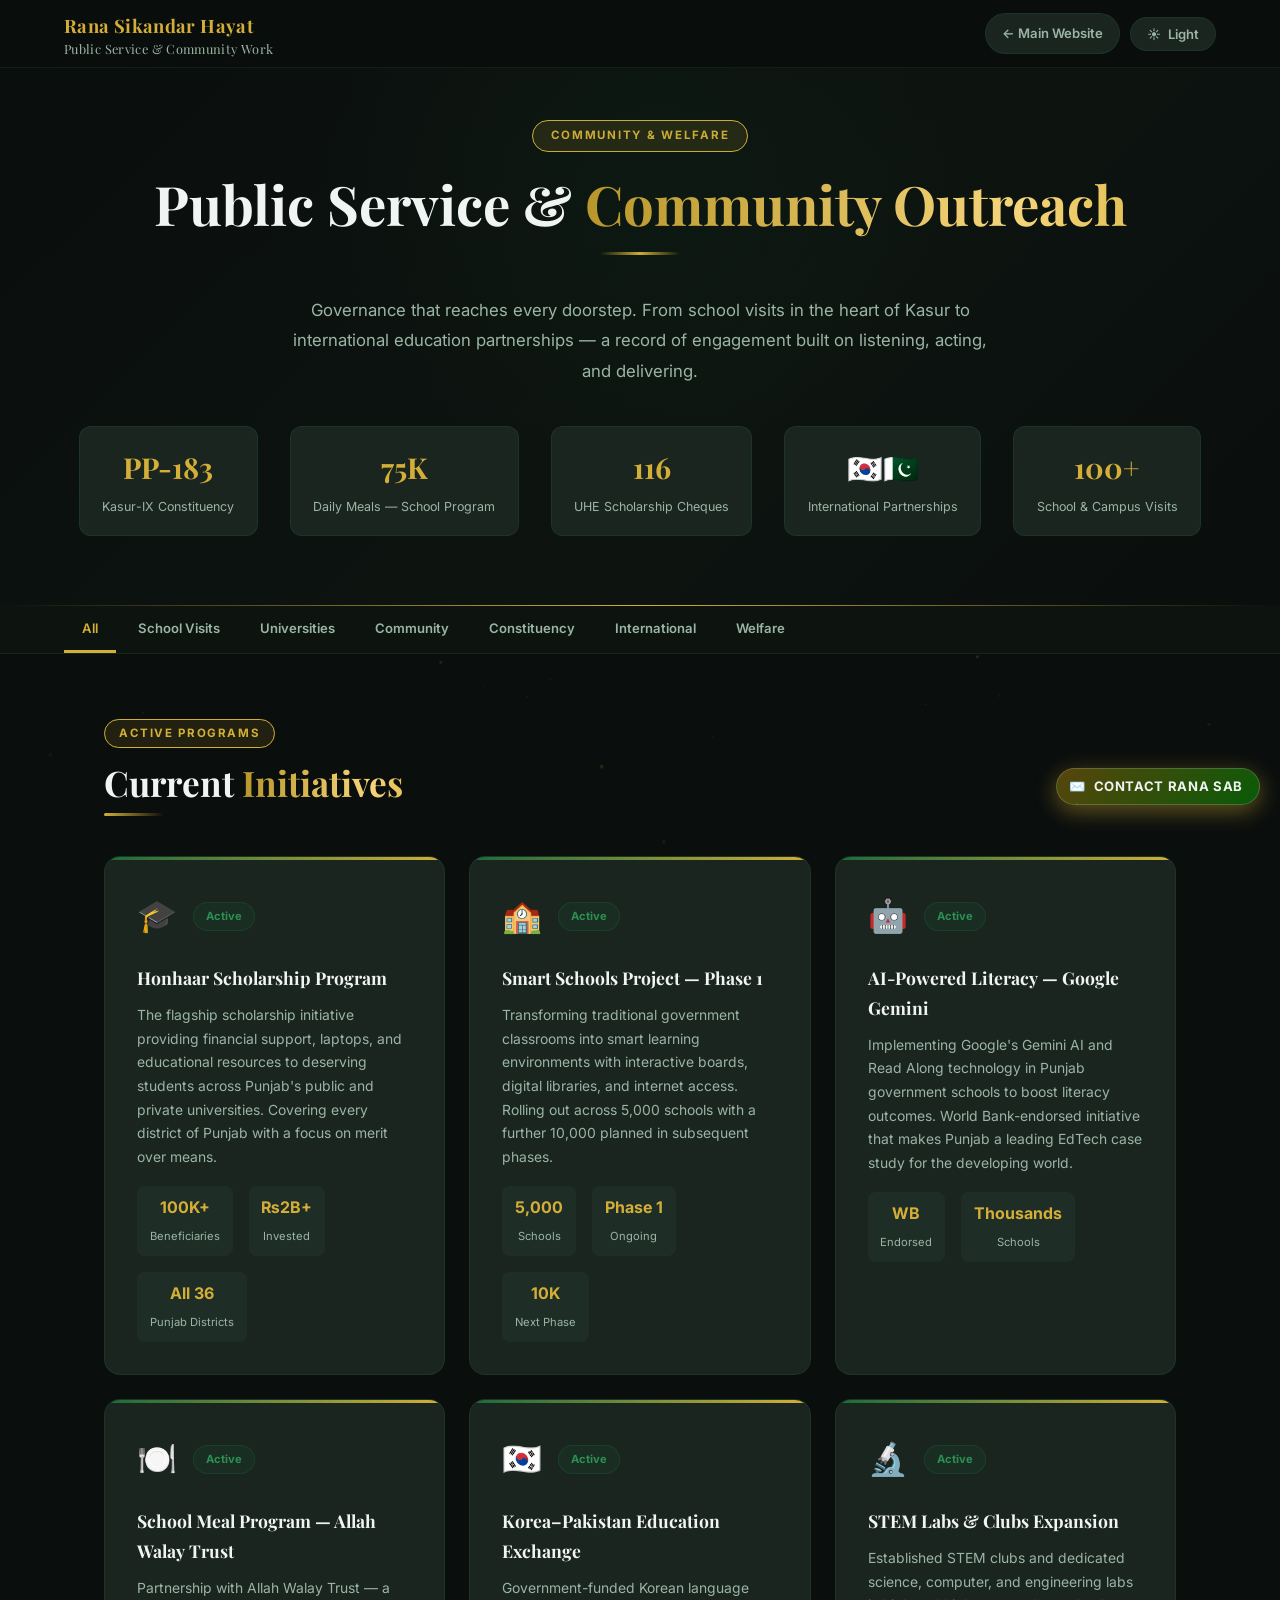
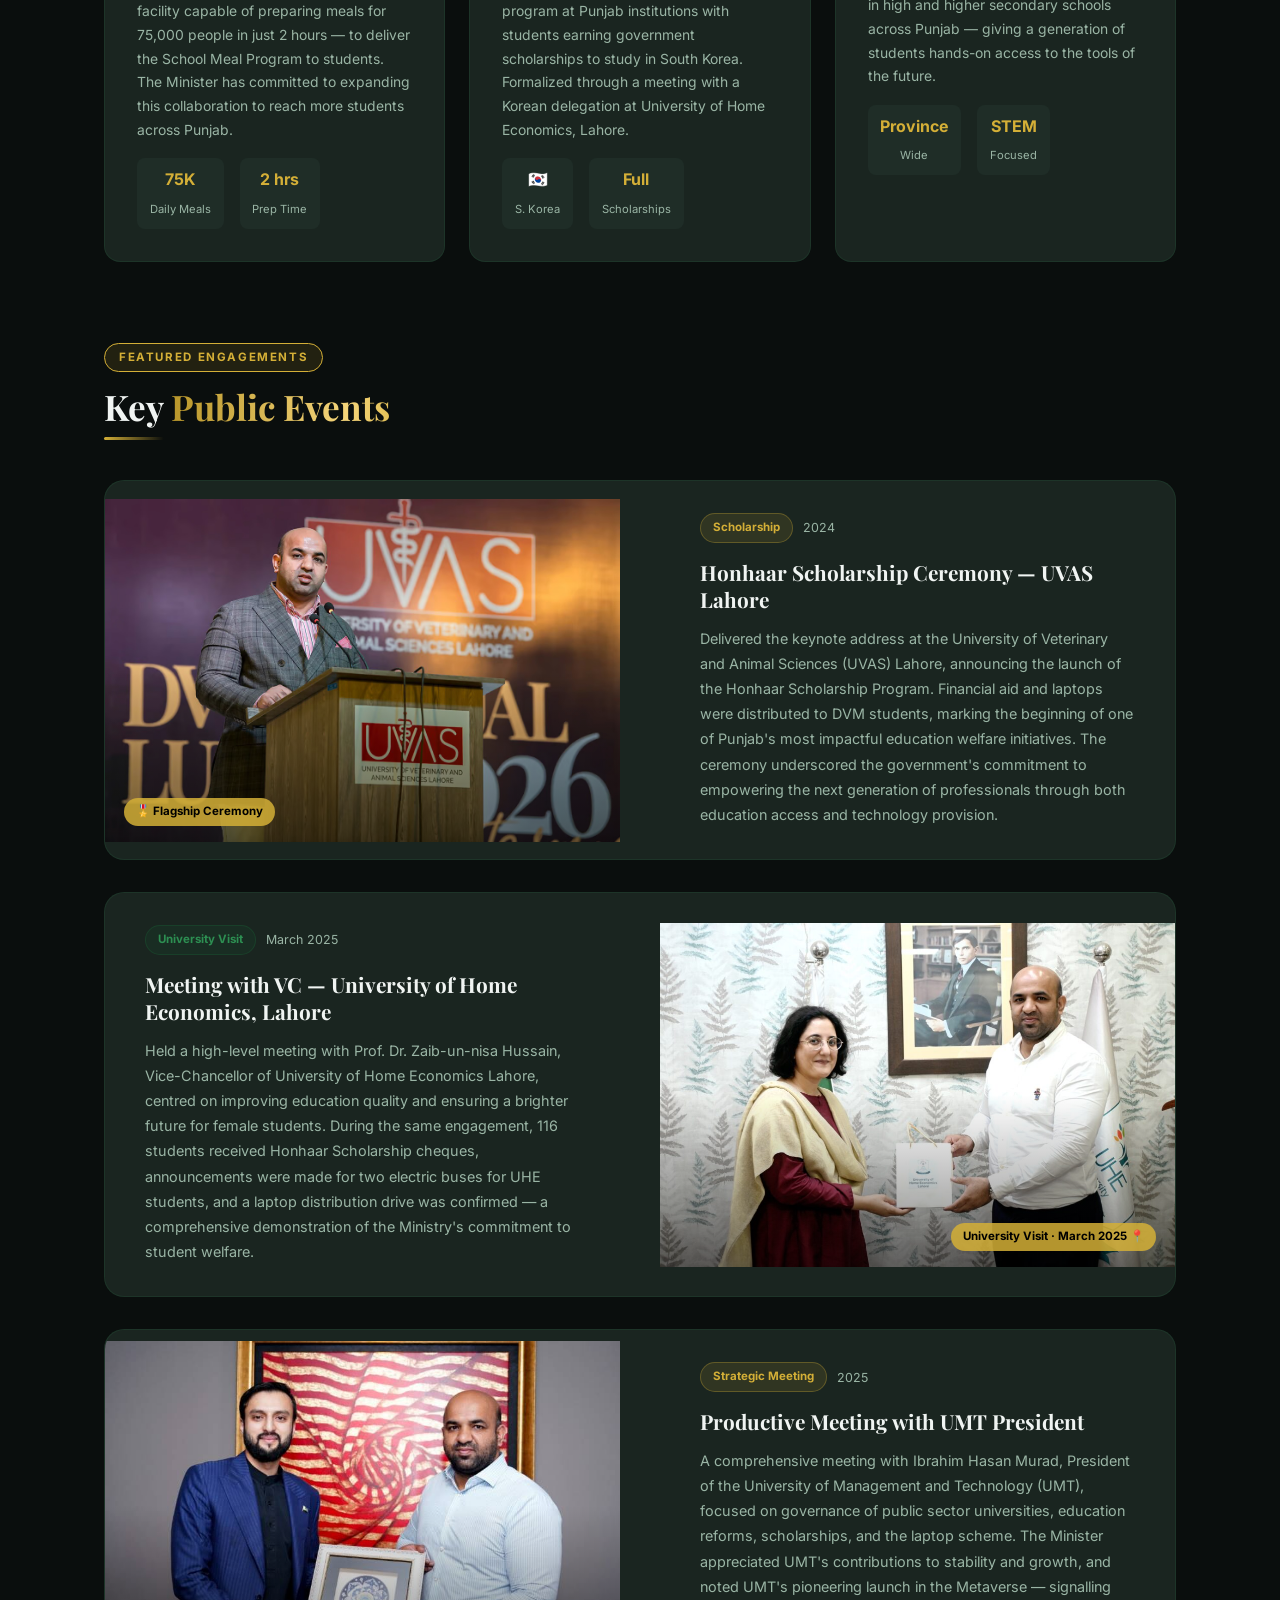
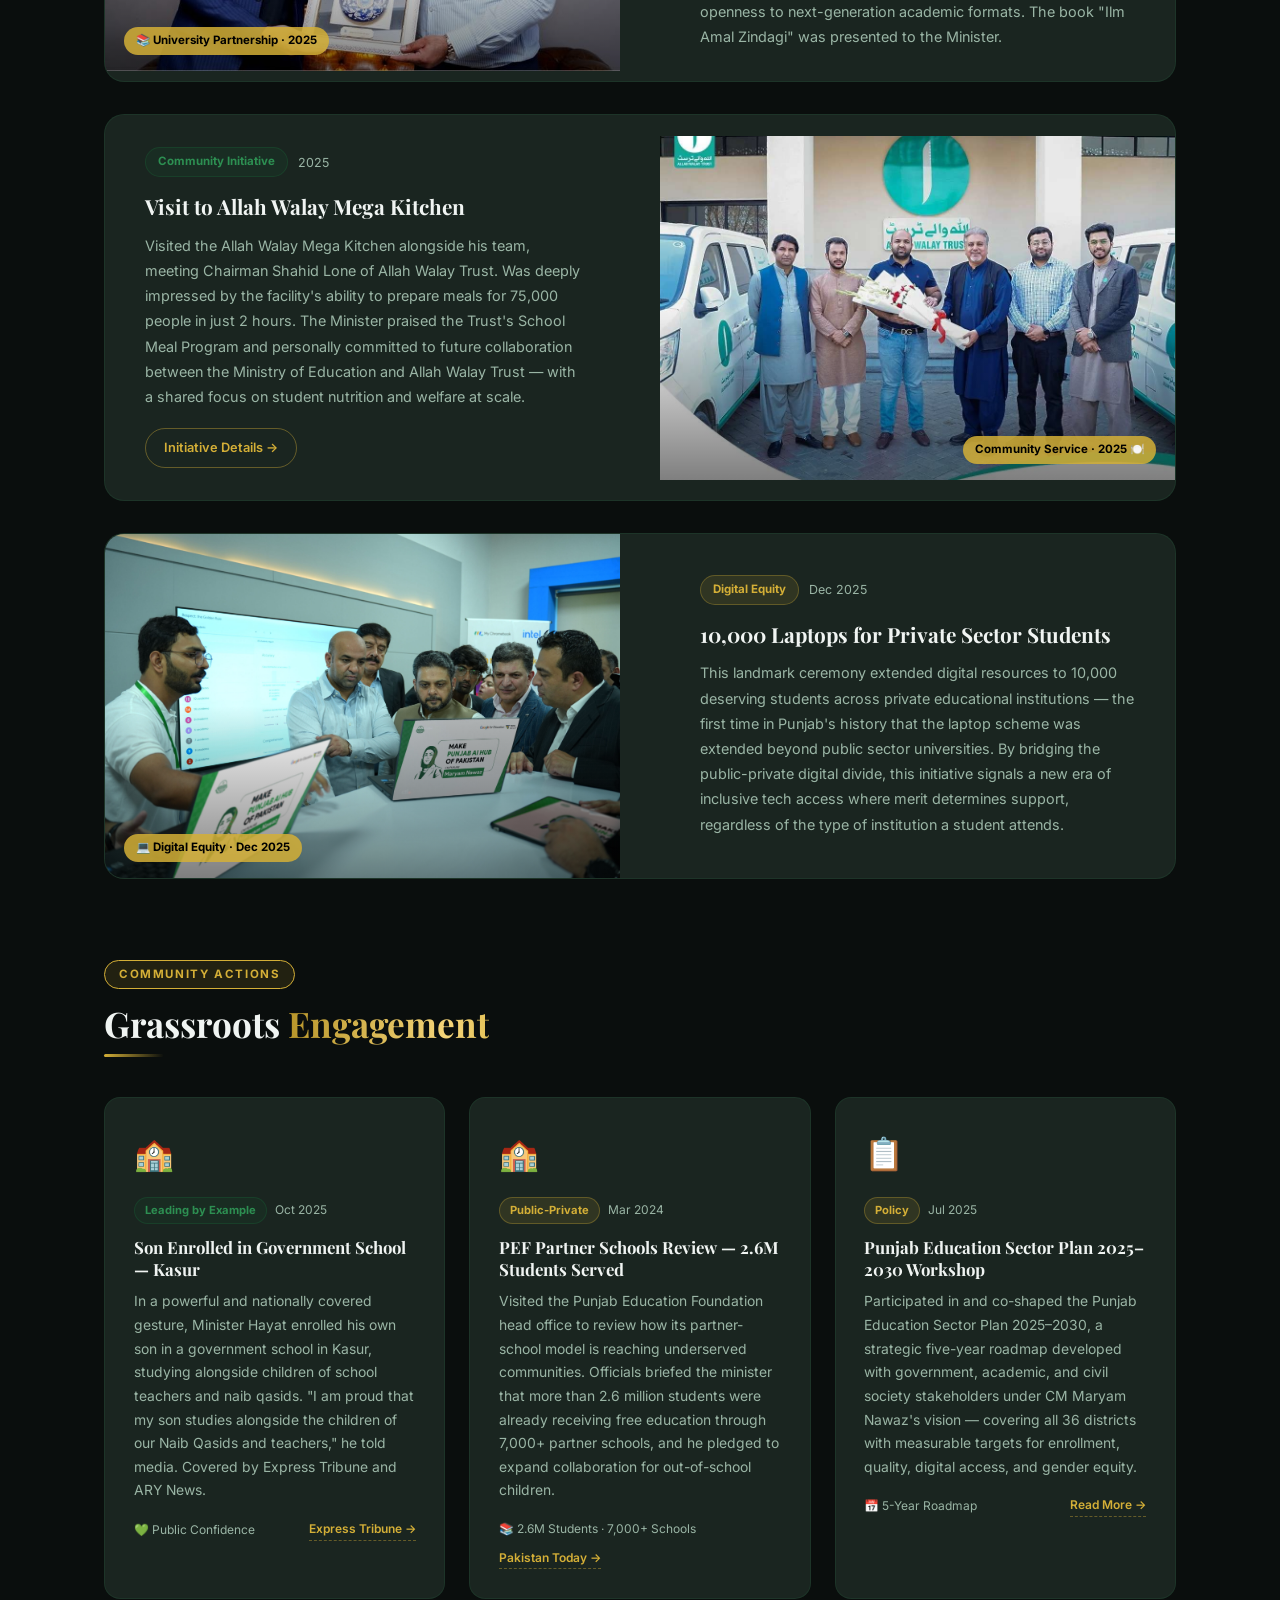
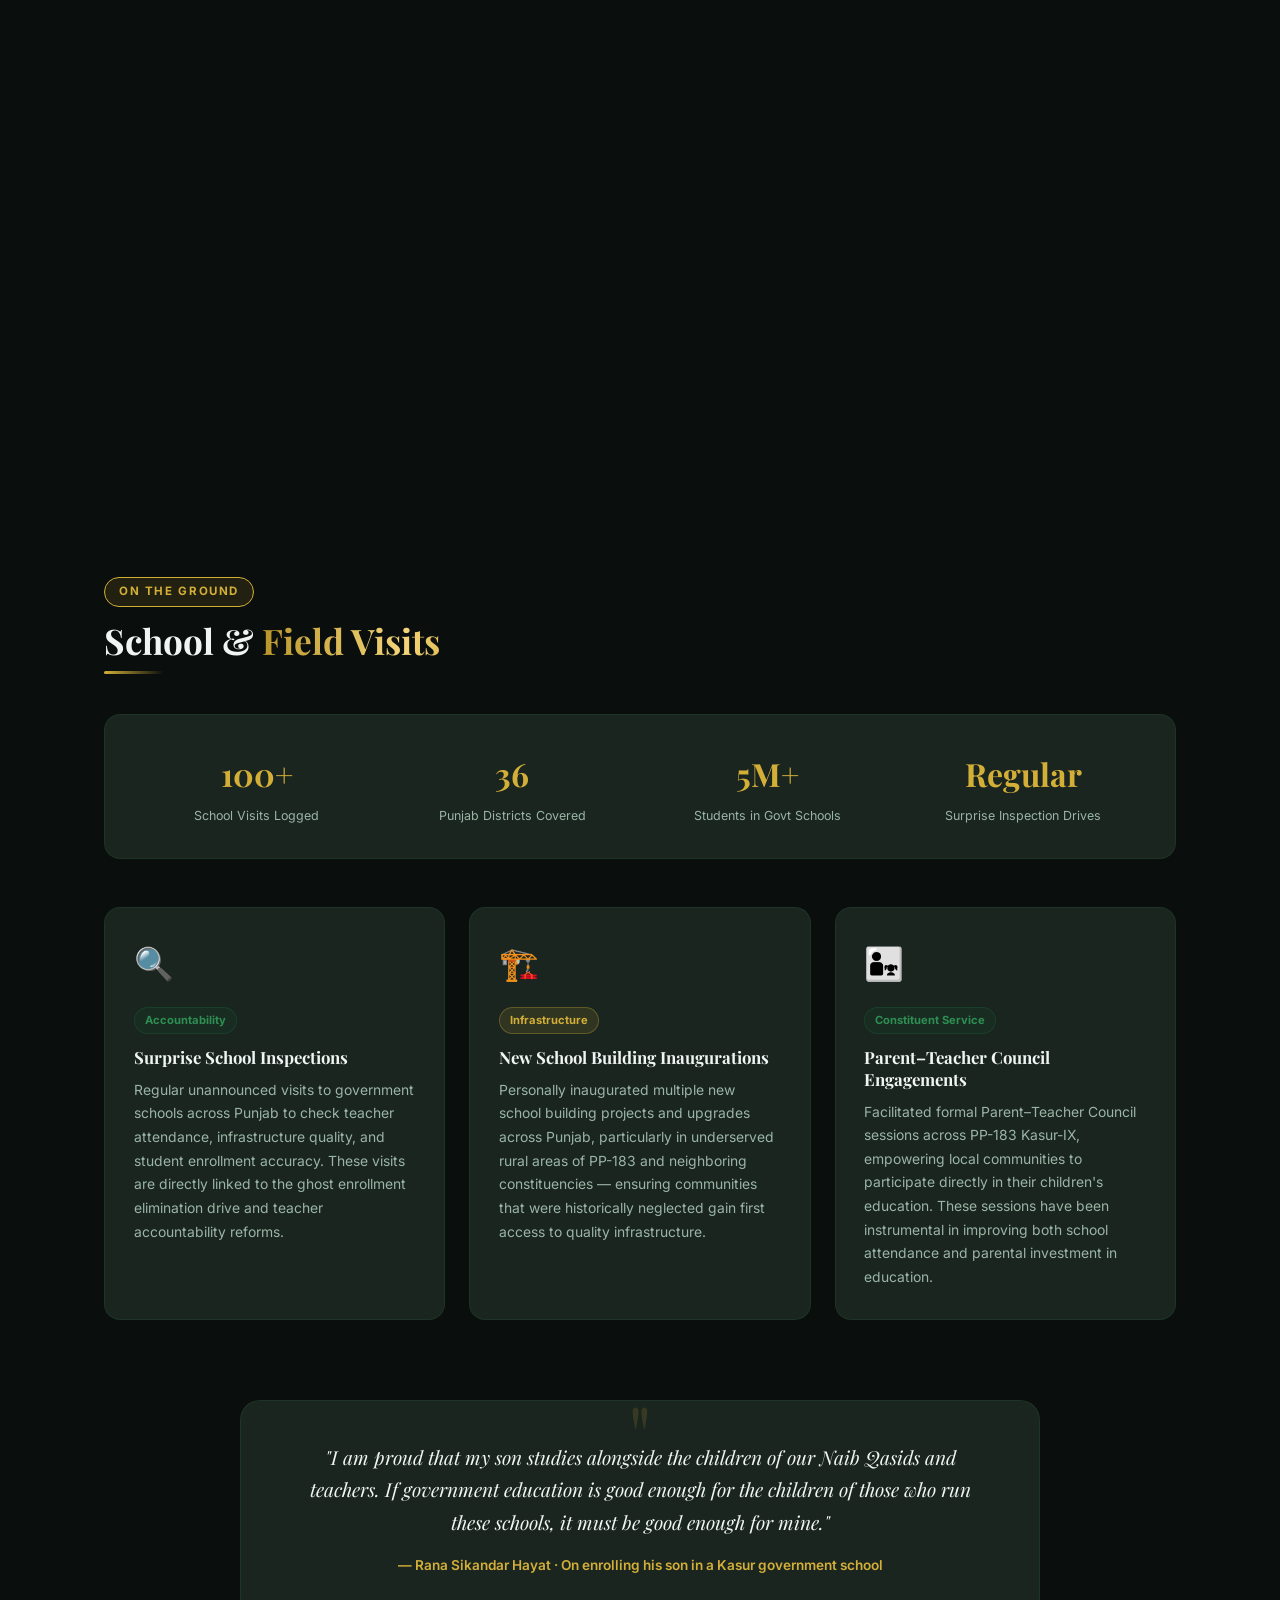
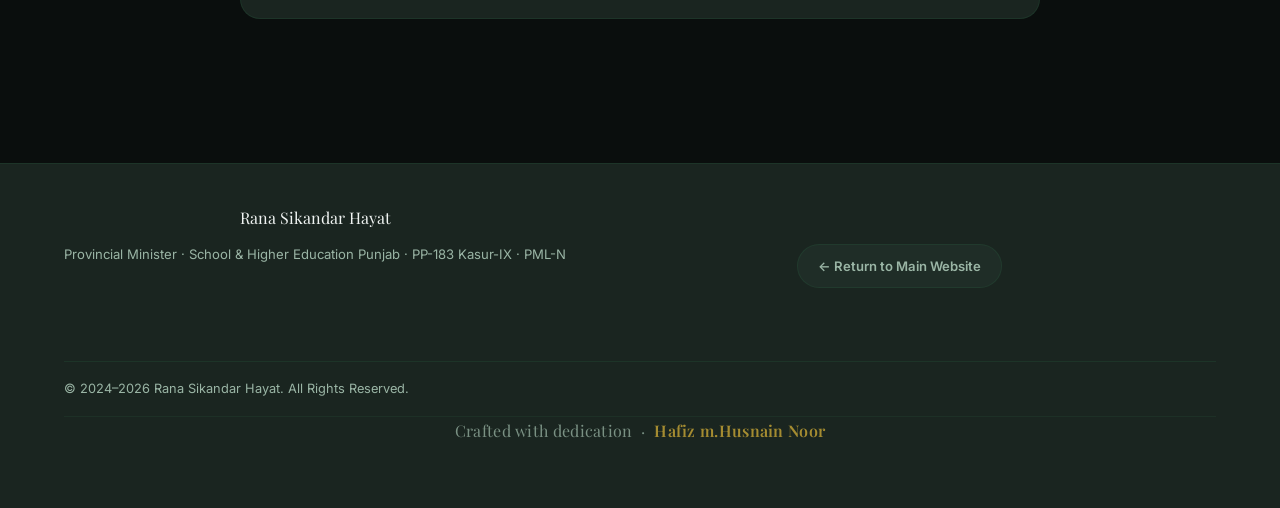
<file: public.html>
<!DOCTYPE html>
<html lang="en" data-theme="dark">
<head>
<meta charset="UTF-8">
<meta name="viewport" content="width=device-width, initial-scale=1.0">
<title>Public Service & Community Work | Rana Sikandar Hayat</title>
<link rel="shortcut icon" href="favicon/letter-s.ico" type="image/x-icon">
<meta name="description" content="Public service, community outreach, constituency work and welfare programs of Rana Sikandar Hayat, PP-183 Kasur-IX.">
<link href="https://fonts.googleapis.com/css2?family=Playfair+Display:wght@400;500;600;700&family=Inter:wght@300;400;500;600;700&display=swap" rel="stylesheet">
<link rel="stylesheet" href="style.css">
</head>
<body class="content-page page-public">

<canvas id="particles-canvas"></canvas>
<div class="scroll-progress" id="scrollProgress"></div>

<!-- NAV -->
<nav>
  <div class="nav-logo">
    Rana Sikandar Hayat
    <span>Public Service &amp; Community Work</span>
  </div>
  <div class="nav-actions">
    <a href="index.html" class="back-btn">← Main Website</a>
    <button class="theme-btn">
      <span id="theme-icon">☀️</span>
      <span id="theme-text">Light</span>
    </button>
  </div>
</nav>

<!-- HERO -->
<section class="page-hero">
  <div class="hero-tag-pill">Community &amp; Welfare</div>
  <h1>Public Service &amp; <span class="gold">Community Outreach</span></h1>
  <div class="hero-divider-line"></div>
  <p>
    Governance that reaches every doorstep. From school visits in the heart of Kasur to international education partnerships — a record of engagement built on listening, acting, and delivering.
  </p>
  <div class="hero-stats-row">
    <div class="hero-stat-box"><strong>PP-183</strong><span>Kasur-IX Constituency</span></div>
    <div class="hero-stat-box"><strong>75K</strong><span>Daily Meals — School Program</span></div>
    <div class="hero-stat-box"><strong>116</strong><span>UHE Scholarship Cheques</span></div>
    <div class="hero-stat-box"><strong>🇰🇷🇵🇰</strong><span>International Partnerships</span></div>
    <div class="hero-stat-box"><strong>100+</strong><span>School &amp; Campus Visits</span></div>
  </div>
</section>

<!-- FILTER BAR -->
<div class="filter-bar">
  <button class="filter-btn active" data-filter-kind="public" data-filter-value="all">All</button>
  <button class="filter-btn" data-filter-kind="public" data-filter-value="school">School Visits</button>
  <button class="filter-btn" data-filter-kind="public" data-filter-value="university">Universities</button>
  <button class="filter-btn" data-filter-kind="public" data-filter-value="community">Community</button>
  <button class="filter-btn" data-filter-kind="public" data-filter-value="constituency">Constituency</button>
  <button class="filter-btn" data-filter-kind="public" data-filter-value="intl">International</button>
  <button class="filter-btn" data-filter-kind="public" data-filter-value="welfare">Welfare</button>
</div>

<div class="public-page">

  <!-- ══ SECTION: ACTIVE INITIATIVES ══ -->
  <section class="pub-section" data-pub="all">
    <div class="pub-section-tag">Active Programs</div>
    <h2 class="pub-section-title reveal">Current <span class="gold">Initiatives</span></h2>
    <div class="pub-divider"></div>
    <div class="initiative-full-grid">

      <div class="initiative-full-card reveal" data-filter="school university">
        <div class="ifc-header"><div class="ifc-icon">🎓</div><span class="ifc-status">Active</span></div>
        <h4>Honhaar Scholarship Program</h4>
        <p>The flagship scholarship initiative providing financial support, laptops, and educational resources to deserving students across Punjab's public and private universities. Covering every district of Punjab with a focus on merit over means.</p>
        <div class="ifc-stats">
          <div class="ifc-stat"><strong>100K+</strong><span>Beneficiaries</span></div>
          <div class="ifc-stat"><strong>₨2B+</strong><span>Invested</span></div>
          <div class="ifc-stat"><strong>All 36</strong><span>Punjab Districts</span></div>
        </div>
      </div>

      <div class="initiative-full-card reveal" data-filter="school">
        <div class="ifc-header"><div class="ifc-icon">🏫</div><span class="ifc-status">Active</span></div>
        <h4>Smart Schools Project — Phase 1</h4>
        <p>Transforming traditional government classrooms into smart learning environments with interactive boards, digital libraries, and internet access. Rolling out across 5,000 schools with a further 10,000 planned in subsequent phases.</p>
        <div class="ifc-stats">
          <div class="ifc-stat"><strong>5,000</strong><span>Schools</span></div>
          <div class="ifc-stat"><strong>Phase 1</strong><span>Ongoing</span></div>
          <div class="ifc-stat"><strong>10K</strong><span>Next Phase</span></div>
        </div>
      </div>

      <div class="initiative-full-card reveal" data-filter="school university">
        <div class="ifc-header"><div class="ifc-icon">🤖</div><span class="ifc-status">Active</span></div>
        <h4>AI-Powered Literacy — Google Gemini</h4>
        <p>Implementing Google's Gemini AI and Read Along technology in Punjab government schools to boost literacy outcomes. World Bank-endorsed initiative that makes Punjab a leading EdTech case study for the developing world.</p>
        <div class="ifc-stats">
          <div class="ifc-stat"><strong>WB</strong><span>Endorsed</span></div>
          <div class="ifc-stat"><strong>Thousands</strong><span>Schools</span></div>
        </div>
      </div>

      <div class="initiative-full-card reveal" data-filter="community welfare">
        <div class="ifc-header"><div class="ifc-icon">🍽️</div><span class="ifc-status">Active</span></div>
        <h4>School Meal Program — Allah Walay Trust</h4>
        <p>Partnership with Allah Walay Trust — a facility capable of preparing meals for 75,000 people in just 2 hours — to deliver the School Meal Program to students. The Minister has committed to expanding this collaboration to reach more students across Punjab.</p>
        <div class="ifc-stats">
          <div class="ifc-stat"><strong>75K</strong><span>Daily Meals</span></div>
          <div class="ifc-stat"><strong>2 hrs</strong><span>Prep Time</span></div>
        </div>
      </div>

      <div class="initiative-full-card reveal" data-filter="intl university">
        <div class="ifc-header"><div class="ifc-icon">🇰🇷</div><span class="ifc-status">Active</span></div>
        <h4>Korea–Pakistan Education Exchange</h4>
        <p>Government-funded Korean language program at Punjab institutions with students earning government scholarships to study in South Korea. Formalized through a meeting with a Korean delegation at University of Home Economics, Lahore.</p>
        <div class="ifc-stats">
          <div class="ifc-stat"><strong>🇰🇷</strong><span>S. Korea</span></div>
          <div class="ifc-stat"><strong>Full</strong><span>Scholarships</span></div>
        </div>
      </div>

      <div class="initiative-full-card reveal" data-filter="school constituency">
        <div class="ifc-header"><div class="ifc-icon">🔬</div><span class="ifc-status">Active</span></div>
        <h4>STEM Labs &amp; Clubs Expansion</h4>
        <p>Established STEM clubs and dedicated science, computer, and engineering labs in high and higher secondary schools across Punjab — giving a generation of students hands-on access to the tools of the future.</p>
        <div class="ifc-stats">
          <div class="ifc-stat"><strong>Province</strong><span>Wide</span></div>
          <div class="ifc-stat"><strong>STEM</strong><span>Focused</span></div>
        </div>
      </div>

    </div>
  </section>

  <!-- ══ SECTION: FEATURED PUBLIC ENGAGEMENTS ══ -->
  <section class="pub-section" data-pub="all">
    <div class="pub-section-tag">Featured Engagements</div>
    <h2 class="pub-section-title reveal">Key <span class="gold">Public Events</span></h2>
    <div class="pub-divider"></div>

    <!-- Event 1 -->
    <div class="featured-event reveal" data-filter="university">
      <div class="fe-image">
        <img src="pics/honhar.png" alt="Honhaar Scholarship Ceremony UVAS Lahore" onerror="this.style.display='none'">
        <div class="fe-image-overlay"><span class="fe-overlay-tag">🎖️ Flagship Ceremony</span></div>
      </div>
      <div class="fe-content">
        <div class="fe-meta">
          <span class="fe-badge gold-badge">Scholarship</span>
          <span class="fe-date">2024</span>
        </div>
        <h3>Honhaar Scholarship Ceremony — UVAS Lahore</h3>
        <p>Delivered the keynote address at the University of Veterinary and Animal Sciences (UVAS) Lahore, announcing the launch of the Honhaar Scholarship Program. Financial aid and laptops were distributed to DVM students, marking the beginning of one of Punjab's most impactful education welfare initiatives. The ceremony underscored the government's commitment to empowering the next generation of professionals through both education access and technology provision.</p>
      </div>
    </div>

    <!-- Event 2 -->
    <div class="featured-event reverse reveal" data-filter="university welfare">
      <div class="fe-image">
        <img src="pics/rana-sb-and-dr-1.png" alt="Meeting VC University of Home Economics Lahore" onerror="this.style.display='none'">
        <div class="fe-image-overlay"><span class="fe-overlay-tag">📍 University Visit · March 2025</span></div>
      </div>
      <div class="fe-content">
        <div class="fe-meta">
          <span class="fe-badge">University Visit</span>
          <span class="fe-date">March 2025</span>
        </div>
        <h3>Meeting with VC — University of Home Economics, Lahore</h3>
        <p>Held a high-level meeting with Prof. Dr. Zaib-un-nisa Hussain, Vice-Chancellor of University of Home Economics Lahore, centred on improving education quality and ensuring a brighter future for female students. During the same engagement, 116 students received Honhaar Scholarship cheques, announcements were made for two electric buses for UHE students, and a laptop distribution drive was confirmed — a comprehensive demonstration of the Ministry's commitment to student welfare.</p>
      </div>
    </div>

    <!-- Event 3 -->
    <div class="featured-event reveal" data-filter="university">
      <div class="fe-image">
        <img src="pics/umt-s.png" alt="UMT Strategic Meeting" onerror="this.style.display='none'">
        <div class="fe-image-overlay"><span class="fe-overlay-tag">📚 University Partnership · 2025</span></div>
      </div>
      <div class="fe-content">
        <div class="fe-meta">
          <span class="fe-badge gold-badge">Strategic Meeting</span>
          <span class="fe-date">2025</span>
        </div>
        <h3>Productive Meeting with UMT President</h3>
        <p>A comprehensive meeting with Ibrahim Hasan Murad, President of the University of Management and Technology (UMT), focused on governance of public sector universities, education reforms, scholarships, and the laptop scheme. The Minister appreciated UMT's contributions to stability and growth, and noted UMT's pioneering launch in the Metaverse — signalling openness to next-generation academic formats. The book "Ilm Amal Zindagi" was presented to the Minister.</p>
      </div>
    </div>

    <!-- Event 4 -->
    <div class="featured-event reverse reveal" data-filter="community welfare">
      <div class="fe-image">
        <img src="pics/allah-waly.png" alt="Allah Walay Mega Kitchen Visit" onerror="this.style.display='none'">
        <div class="fe-image-overlay"><span class="fe-overlay-tag">🍽️ Community Service · 2025</span></div>
      </div>
      <div class="fe-content">
        <div class="fe-meta">
          <span class="fe-badge">Community Initiative</span>
          <span class="fe-date">2025</span>
        </div>
        <h3>Visit to Allah Walay Mega Kitchen</h3>
        <p>Visited the Allah Walay Mega Kitchen alongside his team, meeting Chairman Shahid Lone of Allah Walay Trust. Was deeply impressed by the facility's ability to prepare meals for 75,000 people in just 2 hours. The Minister praised the Trust's School Meal Program and personally committed to future collaboration between the Ministry of Education and Allah Walay Trust — with a shared focus on student nutrition and welfare at scale.</p>
        <a href="#" class="fe-link">Initiative Details →</a>
      </div>
    </div>

    <!-- Event 5 -->
    <div class="featured-event reveal" data-filter="school constituency">
      <div class="fe-image">
        <img src="pics/sikandar-tech.png" alt="Laptop Distribution Private Sector" onerror="this.style.display='none'">
        <div class="fe-image-overlay"><span class="fe-overlay-tag">💻 Digital Equity · Dec 2025</span></div>
      </div>
      <div class="fe-content">
        <div class="fe-meta">
          <span class="fe-badge gold-badge">Digital Equity</span>
          <span class="fe-date">Dec 2025</span>
        </div>
        <h3>10,000 Laptops for Private Sector Students</h3>
        <p>This landmark ceremony extended digital resources to 10,000 deserving students across private educational institutions — the first time in Punjab's history that the laptop scheme was extended beyond public sector universities. By bridging the public-private digital divide, this initiative signals a new era of inclusive tech access where merit determines support, regardless of the type of institution a student attends.</p>
      </div>
    </div>

  </section>

  <!-- ══ SECTION: COMMUNITY CARDS ══ -->
  <section class="pub-section" data-pub="all">
    <div class="pub-section-tag">Community Actions</div>
    <h2 class="pub-section-title reveal">Grassroots <span class="gold">Engagement</span></h2>
    <div class="pub-divider"></div>

    <div class="pub-cards-grid">

      <div class="pub-card reveal" data-filter="constituency school">
        <div class="pub-icon">🏫</div>
        <div class="pub-card-meta"><span class="pub-tag green">Leading by Example</span><span class="pub-date-label">Oct 2025</span></div>
        <h4>Son Enrolled in Government School — Kasur</h4>
        <p>In a powerful and nationally covered gesture, Minister Hayat enrolled his own son in a government school in Kasur, studying alongside children of school teachers and naib qasids. "I am proud that my son studies alongside the children of our Naib Qasids and teachers," he told media. Covered by Express Tribune and ARY News.</p>
        <div class="pub-card-footer">
          <span class="pub-impact-tag">💚 Public Confidence</span>
          <a href="https://tribune.com.pk/story/2573644/punjab-education-minister-enrols-son-in-govt-school-in-kasur" target="_blank" class="pub-link">Express Tribune →</a>
        </div>
      </div>

      <div class="pub-card reveal" data-filter="school community">
        <div class="pub-icon">🏫</div>
        <div class="pub-card-meta"><span class="pub-tag">Public-Private</span><span class="pub-date-label">Mar 2024</span></div>
        <h4>PEF Partner Schools Review — 2.6M Students Served</h4>
        <p>Visited the Punjab Education Foundation head office to review how its partner-school model is reaching underserved communities. Officials briefed the minister that more than 2.6 million students were already receiving free education through 7,000+ partner schools, and he pledged to expand collaboration for out-of-school children.</p>
        <div class="pub-card-footer">
          <span class="pub-impact-tag">📚 2.6M Students · 7,000+ Schools</span>
          <a href="https://www.pakistantoday.com.pk/2024/03/12/punjab-education-minister-commends-pefs-commitment-to-quality-education/" target="_blank" class="pub-link">Pakistan Today →</a>
        </div>
      </div>

      <div class="pub-card reveal" data-filter="university">
        <div class="pub-icon">📋</div>
        <div class="pub-card-meta"><span class="pub-tag">Policy</span><span class="pub-date-label">Jul 2025</span></div>
        <h4>Punjab Education Sector Plan 2025–2030 Workshop</h4>
        <p>Participated in and co-shaped the Punjab Education Sector Plan 2025–2030, a strategic five-year roadmap developed with government, academic, and civil society stakeholders under CM Maryam Nawaz's vision — covering all 36 districts with measurable targets for enrollment, quality, digital access, and gender equity.</p>
        <div class="pub-card-footer">
          <span class="pub-impact-tag">📅 5-Year Roadmap</span>
          <a href="https://x.com/RanaSikandarH/status/1948702709382525035" target="_blank" class="pub-link">Read More →</a>
        </div>
      </div>

      <div class="pub-card reveal" data-filter="school community">
        <div class="pub-icon">📢</div>
        <div class="pub-card-meta"><span class="pub-tag green">Enrollment Drive</span><span class="pub-date-label">Aug 2024</span></div>
        <h4>Back to School Campaign — 500,000 Child Target</h4>
        <p>Chaired the province-wide review of the Back to School campaign under the slogan "Parho or Jagmagao" and set a target of bringing at least 500,000 children into classrooms. The push also focused on reducing post-vacation dropouts through school councils and aggressive public outreach.</p>
        <div class="pub-card-footer">
          <span class="pub-impact-tag">🎒 500K Enrollment Goal</span>
          <a href="https://tribune.com.pk/story/2488895/500k-children-to-be-enrolled-in-schools" target="_blank" class="pub-link">Express Tribune →</a>
        </div>
      </div>

      <div class="pub-card reveal" data-filter="school">
        <div class="pub-icon">📝</div>
        <div class="pub-card-meta"><span class="pub-tag">Exam Reform</span><span class="pub-date-label">Mar 2025</span></div>
        <h4>Sensitive Exam Centres Surprise Visit</h4>
        <p>Conducted surprise visits to sensitive examination centres on Raiwind Road, checked identity verification, reviewed staff attendance, and took direct feedback from students. The monitoring drive was paired with face-detection and 3D barcode checks, with the ministry claiming cheating cases dropped by around 90% year over year.</p>
        <div class="pub-card-footer">
          <span class="pub-impact-tag">🛡️ 90% Fewer Cheating Cases</span>
          <a href="https://www.thenews.com.pk/print/1290657-minister-inspects-sensitive-exam-centres" target="_blank" class="pub-link">The News →</a>
        </div>
      </div>

      <div class="pub-card reveal" data-filter="community school">
        <div class="pub-icon">🧒</div>
        <div class="pub-card-meta"><span class="pub-tag">Youth Voice</span><span class="pub-date-label">Nov 2025</span></div>
        <h4>World Children's Day — Student Minister for a Day</h4>
        <p>On World Children's Day, he symbolically handed ministerial charge to matric high-achiever Abuzar, who chaired meetings with officials, reviewed teacher intern recruitment, discussed hardship transfers, and raised issues like scholarships, fee waivers, and transport for teachers in remote areas.</p>
        <div class="pub-card-footer">
          <span class="pub-impact-tag">💬 Governance Through Student Voice</span>
          <a href="https://www.dawn.com/news/1956345" target="_blank" class="pub-link">Dawn →</a>
        </div>
      </div>

    </div>
  </section>

  <!-- ══ SECTION: SCHOOL VISITS ══ -->
  <section class="pub-section" data-pub="all">
    <div class="pub-section-tag">On the Ground</div>
    <h2 class="pub-section-title reveal">School &amp; <span class="gold">Field Visits</span></h2>
    <div class="pub-divider"></div>

    <div class="stat-strip reveal">
      <div class="ss-item"><div class="ss-number">100+</div><div class="ss-label">School Visits Logged</div></div>
      <div class="ss-item"><div class="ss-number">36</div><div class="ss-label">Punjab Districts Covered</div></div>
      <div class="ss-item"><div class="ss-number">5M+</div><div class="ss-label">Students in Govt Schools</div></div>
      <div class="ss-item"><div class="ss-number">Regular</div><div class="ss-label">Surprise Inspection Drives</div></div>
    </div>

    <div class="pub-cards-grid">
      <div class="pub-card reveal" data-filter="school">
        <div class="pub-icon">🔍</div>
        <div class="pub-card-meta"><span class="pub-tag green">Accountability</span></div>
        <h4>Surprise School Inspections</h4>
        <p>Regular unannounced visits to government schools across Punjab to check teacher attendance, infrastructure quality, and student enrollment accuracy. These visits are directly linked to the ghost enrollment elimination drive and teacher accountability reforms.</p>
      </div>
      <div class="pub-card reveal" data-filter="school">
        <div class="pub-icon">🏗️</div>
        <div class="pub-card-meta"><span class="pub-tag">Infrastructure</span></div>
        <h4>New School Building Inaugurations</h4>
        <p>Personally inaugurated multiple new school building projects and upgrades across Punjab, particularly in underserved rural areas of PP-183 and neighboring constituencies — ensuring communities that were historically neglected gain first access to quality infrastructure.</p>
      </div>
      <div class="pub-card reveal" data-filter="school community">
        <div class="pub-icon">👨‍👧</div>
        <div class="pub-card-meta"><span class="pub-tag green">Constituent Service</span></div>
        <h4>Parent–Teacher Council Engagements</h4>
        <p>Facilitated formal Parent–Teacher Council sessions across PP-183 Kasur-IX, empowering local communities to participate directly in their children's education. These sessions have been instrumental in improving both school attendance and parental investment in education.</p>
      </div>
    </div>
  </section>

  <!-- ══ QUOTE ══ -->
  <div class="pub-quote reveal">
    <blockquote>"I am proud that my son studies alongside the children of our Naib Qasids and teachers. If government education is good enough for the children of those who run these schools, it must be good enough for mine."</blockquote>
    <cite>— Rana Sikandar Hayat · On enrolling his son in a Kasur government school</cite>
  </div>

</div><!-- /.public-page -->

<!-- FOOTER -->
<footer>
  <div class="footer-brand">
    <p>Rana Sikandar Hayat</p>
    <p>Provincial Minister · School &amp; Higher Education Punjab · PP-183 Kasur-IX · PML-N</p>
  </div>
  <a href="index.html" class="footer-back">← Return to Main Website</a>
  <div class="footer-bottom">
    <p>© 2024–2026 Rana Sikandar Hayat. All Rights Reserved.</p>
  </div>
  <div class="footer-designer">
    Crafted with dedication &nbsp;·&nbsp; <span>Hafiz m.Husnain Noor</span>
  </div>
</footer>

<button class="back-to-top back-to-top-pg" id="backToTopPg" aria-label="Back to top">🔝</button>
<button class="auto-scroll-btn" id="autoScrollPg" title="Auto Scroll" aria-label="Auto Scroll">⇓</button>
<a href="index.html#contact" class="contact-fixed-btn" id="contactFixedBtn" title="Contact Rana Sab" aria-label="Contact Rana Sab">
  <span class="cfb-icon">✉️</span>
  <span class="cfb-text">Contact Rana Sab</span>
</a>
  <script src="script.js"></script>
</body>
</html>
</file>
<file: style.css>
/* ═══════════════════════════════════════════════════════════
   RANA SIKANDAR HAYAT - OFFICIAL WEBSITE STYLES
   Provincial Minister of School Education, Punjab
   ═══════════════════════════════════════════════════════════ */

/* ═══════════════════════════════════════════════════════════
   CSS VARIABLES & THEME SYSTEM
   ═══════════════════════════════════════════════════════════ */

:root {
  --green: #1a6b3a;
  --green-light: #2d8f52;
  --gold: #d4af37;
  --gold-light: #f0d06e;
  --yellow-light: #f6db7a;
  --yellow-dark: #b8860b;
}

[data-theme="dark"] {
  --green: #1a6b3a;
  --green-light: #2d8f52;
  --gold: #d4af37;
  --gold-light: #f0d06e;
  --yellow-light: #f6db7a;
  --yellow-dark: #b8860b;
  --bg: #0a0e0d;
  --bg-secondary: #0d1410;
  --bg-gradient: linear-gradient(135deg, #0a0e0d 0%, #0f1612 50%, #0a0e0d 100%);
  --surface: #1a2520;
  --text: #f0f4f2;
  --text-secondary: #9ab5a5;
  --border: rgba(42, 104, 70, 0.2);
}

[data-theme="light"] {
  --green: #0d5a2b;
  --green-light: #1a7f3f;
  --gold: #8a6d10;
  --gold-light: #b8962a;
  --yellow-light: #d7b84a;
  --yellow-dark: #7b5f0b;
  --bg: #f2f7f4;
  --bg-secondary: #e6f0ea;
  --bg-gradient: linear-gradient(135deg, #f2f7f4 0%, #e6f0ea 50%, #f2f7f4 100%);
  --surface: #ffffff;
  --text: #0d1f17;
  --text-primary: #0d1f17;
  --text-secondary: #3a5f4a;
  --border: rgba(26, 107, 58, 0.2);
}

* { 
  margin: 0; 
  padding: 0; 
  box-sizing: border-box; 
}

html {
  overflow-x: clip;
  width: 100%;
}

body {
  font-family: 'Inter', sans-serif;
  background: var(--bg-gradient);
  color: var(--text);
  line-height: 1.6;
  overflow-x: clip;
  width: 100%;
  font-synthesis: none;
  -webkit-font-smoothing: antialiased;
  -moz-osx-font-smoothing: grayscale;
}

body,
button,
input,
textarea,
select,
optgroup,
legend {
  font-family: 'Inter', sans-serif;
}

@supports not (overflow: clip) {
  html,
  body {
    overflow-x: hidden;
  }
}

img,
video,
svg,
canvas,
iframe {
  max-width: 100%;
}

nav {
  position: fixed;
  top: 0;
  width: 100%;
  background: rgba(10, 14, 13, 0.85);
  backdrop-filter: blur(20px);
  border-bottom: 1px solid var(--border);
  padding: 1.2rem 5%;
  display: flex;
  justify-content: space-between;
  align-items: center;
  z-index: 1000;
  transition: all 0.3s ease;
}

.logo {
  font-family: 'Playfair Display', serif;
  font-size: 1.5rem;
  font-weight: 700;
  color: var(--gold);
  letter-spacing: 0.5px;
}

.nav-menu {
  display: flex;
  gap: 0.6rem;
  list-style: none;
}

.nav-menu a {
  color: var(--text-secondary);
  text-decoration: none;
  font-weight: 600;
  font-size: 0.9rem;
  text-transform: uppercase;
  letter-spacing: 0.7px;
  transition: color 0.3s;
}

.nav-menu a:hover {
  color: var(--green-light);
}

.theme-toggle {
  background: var(--surface);
  border: 1px solid var(--border);
  padding: 0.5rem 1rem;
  border-radius: 50px;
  cursor: pointer;
  color: var(--text-secondary);
  font-size: 0.85rem;
  transition: all 0.3s;
}

.theme-toggle:hover {
  border-color: var(--green-light);
  color: var(--green-light);
}

.hero {
  min-height: 81vh;
  padding: 78px 6% 38px;
  display: grid;
  grid-template-columns: 1fr 1fr;
  gap: 46px;
  align-items: center;
  position: relative;
}

.hero-tag {
  display: inline-block;
  background: rgba(26, 107, 58, 0.1);
  border: 1px solid var(--green);
  color: var(--green-light);
  padding: 0.54rem 1.15rem;
  border-radius: 50px;
  font-size: 0.72rem;
  font-weight: 600;
  text-transform: uppercase;
  letter-spacing: 1.5px;
  margin-bottom: 1.15rem;
}

.hero-title {
  font-family: 'Playfair Display', serif;
  font-size: 4rem;
  font-weight: 700;
  line-height: 1.1;
  margin-bottom: 0.7rem;
}

.hero-tagline {
  font-family: 'Playfair Display', serif;
  font-size: 1.3rem;
  font-weight: 500;
  color: var(--text-secondary);
  margin-bottom: 1.2rem;
  font-style: italic;
  letter-spacing: 0.5px;
  line-height: 1.4;
  animation: heroFadeUp .7s ease both;
  animation-delay: .35s;
}

.hero-tagline .gold {
  color: var(--gold);
  font-weight: 600;
}

.hero-subtitle {
  font-size: 1.25rem;
  color: var(--text-secondary);
  font-weight: 300;
  letter-spacing: 0.5px;
  margin-bottom: 1.35rem;
}

.hero-divider {
  width: 80px;
  height: 3px;
  background: linear-gradient(90deg, var(--gold), transparent);
  margin: 1.35rem 0;
}

.hero-bio {
  color: var(--text-secondary);
  font-size: 1rem;
  line-height: 1.8;
  margin-bottom: 1.9rem;
  max-width: 540px;
}

.hero-stats {
  display: grid;
  grid-template-columns: repeat(3, 1fr);
  gap: 1.4rem;
  margin-bottom: 1.9rem;
}

.stat-card {
  text-align: center;
  padding: 1.6rem;
  background: var(--surface);
  border: 1px solid var(--border);
  border-radius: 14px;
  transition: all 0.4s;
}

.stat-card:hover {
  transform: translateY(-5px);
  border-color: var(--green);
  box-shadow: 0 12px 35px rgba(13, 90, 43, 0.15);
}

.stat-number {
  font-family: 'Playfair Display', serif;
  font-size: 2.5rem;
  font-weight: 700;
  color: var(--gold);
  margin-bottom: 0.5rem;
}

.stat-label {
  font-size: 0.82rem;
  color: var(--text-secondary);
  text-transform: uppercase;
  letter-spacing: 1px;
}

.hero-cta {
  display: flex;
  gap: 1.4rem;
}

.hero-quick-links {
  margin-top: 1.2rem;
  max-width: 720px;
  animation: heroFadeUp 0.7s ease both;
  animation-delay: 1.05s;
}

.hero-quick-links-label {
  display: inline-flex;
  align-items: center;
  gap: 0.55rem;
  margin-bottom: 0.85rem;
  color: var(--text-secondary);
  font-size: 0.72rem;
  font-weight: 700;
  letter-spacing: 1.8px;
  text-transform: uppercase;
}

.hero-quick-links-label::before {
  content: "";
  width: 28px;
  height: 1px;
  background: linear-gradient(90deg, var(--gold), transparent);
}

.hero-quick-links-grid {
  display: grid;
  grid-template-columns: repeat(auto-fit, minmax(170px, 1fr));
  gap: 0.85rem;
}

.hero-quick-link {
  position: relative;
  overflow: hidden;
  min-width: 0;
  padding: 0.95rem 1rem;
  border-radius: 18px;
  border: 1px solid rgba(212, 175, 55, 0.18);
  background:
    linear-gradient(135deg, rgba(26, 107, 58, 0.16), rgba(26, 107, 58, 0.04)),
    linear-gradient(135deg, rgba(212, 175, 55, 0.12), rgba(212, 175, 55, 0.03));
  color: var(--text);
  text-decoration: none;
  display: flex;
  align-items: center;
  justify-content: space-between;
  gap: 0.75rem;
  box-shadow: 0 10px 25px rgba(0, 0, 0, 0.12);
  backdrop-filter: blur(10px);
  transition: transform 0.3s ease, border-color 0.3s ease, box-shadow 0.3s ease;
}

.hero-quick-link::before {
  content: "";
  position: absolute;
  inset: 0;
  background: linear-gradient(120deg, rgba(255, 255, 255, 0.07), transparent 46%);
  opacity: 0;
  transition: opacity 0.3s ease;
}

.hero-quick-link:hover,
.hero-quick-link:focus-visible {
  transform: translateY(-4px);
  border-color: rgba(212, 175, 55, 0.45);
  box-shadow: 0 16px 40px rgba(0, 0, 0, 0.18);
}

.hero-quick-link:hover::before,
.hero-quick-link:focus-visible::before {
  opacity: 1;
}

.hero-quick-link:focus-visible {
  outline: none;
}

.hero-quick-link-copy {
  display: flex;
  flex-direction: column;
  gap: 0.24rem;
  min-width: 0;
}

.hero-quick-link-copy strong {
  font-size: 0.95rem;
  font-weight: 600;
  line-height: 1.25;
}

.hero-quick-link-copy small {
  color: var(--text-secondary);
  font-size: 0.73rem;
  line-height: 1.4;
}

.hero-quick-link-arrow {
  width: 34px;
  height: 34px;
  border-radius: 50%;
  border: 1px solid var(--border);
  background: rgba(10, 14, 13, 0.16);
  color: var(--gold);
  display: inline-flex;
  align-items: center;
  justify-content: center;
  flex-shrink: 0;
  transition: transform 0.3s ease, border-color 0.3s ease, background 0.3s ease;
}

.hero-quick-link:hover .hero-quick-link-arrow,
.hero-quick-link:focus-visible .hero-quick-link-arrow {
  transform: translateX(2px);
  border-color: rgba(212, 175, 55, 0.35);
  background: rgba(212, 175, 55, 0.12);
}

.btn {
  padding: 1rem 2.5rem;
  border-radius: 50px;
  font-weight: 600;
  font-size: 0.95rem;
  text-decoration: none;
  transition: all 0.3s;
  display: inline-block;
  cursor: pointer;
  border: none;
}

.btn-primary {
  background: var(--green);
  color: white;
}

.btn-primary:hover {
  background: var(--green-light);
  transform: translateY(-2px);
  box-shadow: 0 10px 30px rgba(26, 107, 58, 0.3);
}

.btn-secondary {
  background: transparent;
  color: var(--text);
  border: 2px solid var(--border);
}

.btn-secondary:hover {
  border-color: var(--gold);
  color: var(--gold);
  box-shadow: 0 8px 20px rgba(157, 127, 31, 0.2);
}

.hero-image-container {
  position: relative;
  width: 100%;
  max-width: 90%;
  justify-self: end;
}

.image-frame {
  position: relative;
  border-radius: 20px;
  overflow: hidden;
  border: 3px solid var(--gold);
  box-shadow: 0 20px 60px rgba(0, 0, 0, 0.3);
}

.image-frame img {
  width: 100%;
  height: 100%;
  object-fit: cover;
  display: block;
  transition: transform 0.4s ease;
}

.image-frame:hover img {
  transform: scale(1.06);
}

.image-badge {
  position: absolute;
  bottom: 22px;
  left: 22px;
  background: var(--surface);
  border: 1px solid var(--border);
  padding: 1rem 1.5rem;
  border-radius: 12px;
  display: flex;
  align-items: center;
  gap: 1rem;
  backdrop-filter: blur(10px);
  box-shadow: 0 8px 32px rgba(0, 0, 0, 0.2);
}

.badge-icon {
  font-size: 2rem;
}

.badge-text {
  display: flex;
  flex-direction: column;
}

.badge-text strong {
  color: var(--text);
  font-size: 0.95rem;
}

.badge-text span {
  color: var(--text-secondary);
  font-size: 0.82rem;
}

.section-tag {
  display: inline-block;
  color: var(--green-light);
  font-size: 0.75rem;
  font-weight: 700;
  text-transform: uppercase;
  letter-spacing: 2px;
  margin-bottom: 1rem;
}

.section-title {
  font-family: 'Playfair Display', serif;
  font-size: 3rem;
  font-weight: 700;
  margin-bottom: 1rem;
}

.section-divider {
  width: 100px;
  height: 3px;
  background: linear-gradient(90deg, var(--gold), transparent);
  margin: 2rem auto 4rem;
}

.gold {
  color: var(--gold);
}

.about-section {
  padding: 60px 5% 10px;
  text-align: center;
}

.about-grid {
  display: grid;
  grid-template-columns: 1fr 1fr;
  gap: 4rem;
  margin-top: 4rem;
  text-align: left;
}

.about-text h3 {
  font-family: 'Playfair Display', serif;
  font-size: 1.8rem;
  margin-bottom: 1.5rem;
  color: var(--gold);
}

.about-text p {
  color: var(--text-secondary);
  margin-bottom: 1.5rem;
  line-height: 1.8;
}

.about-highlights {
  display: grid;
  gap: 1.5rem;
}

.highlight-card {
  background: var(--surface);
  border: 1px solid var(--border);
  padding: 1.5rem;
  border-radius: 12px;
  transition: all 0.3s;
}

.highlight-card:hover {
  border-color: var(--green);
  transform: translateX(10px);
  box-shadow: 0 12px 35px rgba(26, 107, 58, 0.15);
}

.highlight-icon {
  font-size: 2.5rem;
  margin-bottom: 1rem;
}

.highlight-card h4 {
  font-size: 1.2rem;
  margin-bottom: 0.5rem;
  color: var(--text);
}

.highlight-card p {
  color: var(--text-secondary);
  font-size: 0.95rem;
  line-height: 1.6;
}

.achievements-section {
  padding: 100px 5%;
  background: var(--surface);
  text-align: center;
}

.achievements-grid {
  display: grid;
  grid-template-columns: repeat(3, 1fr);
  gap: 2rem;
  margin-top: 4rem;
}

.achievement-card {
  background: var(--bg);
  border: 1px solid var(--border);
  padding: 2rem;
  border-radius: 12px;
  text-align: left;
  transition: all 0.3s;
  position: relative;
  overflow: hidden;
}

.achievement-media {
  width: calc(100% + 4rem);
  margin: -2rem -2rem 1.4rem;
  aspect-ratio: 16 / 10;
  position: relative;
  overflow: hidden;
  border-bottom: 1px solid var(--border);
  background: var(--surface);
}

@media (max-width: 480px) {

  .achievement-card {
  background: var(--bg);
  border: 1px solid var(--border);
  padding: 1.5rem;
  border-radius: 12px;
  text-align: left;
  transition: all 0.3s;
  position: relative;
  overflow: hidden;
  }
  .achievement-media {
    width: calc(100% + 3rem);
    margin: -1.5rem -1.5rem 1.4rem;
    aspect-ratio: 16 / 10;
    position: relative;
    overflow: hidden;
    border-bottom: 1px solid var(--border);
    background: var(--surface);
  }
}

.achievement-media img {
  width: 100%;
  height: 100%;
  object-fit: cover;
  display: block;
  transition: transform 0.4s ease, opacity 0.65s ease;
}

.achievement-media.has-slides img {
  position: absolute;
  inset: 0;
  opacity: 0;
  transform: scale(1.02);
  transition: opacity 0.65s ease, transform 0.4s ease;
}

.achievement-media.has-slides img.is-active {
  opacity: 1;
  transform: scale(1);
}

.achievement-card:hover .achievement-media img {
  transform: scale(1.06);
}

.achievement-media-placeholder {
  display: grid;
  place-items: center;
  background:
    radial-gradient(circle at top right, rgba(212, 175, 55, 0.2), transparent 42%),
    linear-gradient(135deg, rgba(26, 107, 58, 0.22), rgba(212, 175, 55, 0.12));
}

.achievement-media-placeholder::before {
  content: '';
  position: absolute;
  inset: 1rem;
  border: 1px dashed rgba(240, 208, 110, 0.45);
  border-radius: 14px;
}

.achievement-media-placeholder span {
  position: relative;
  z-index: 1;
  display: inline-block;
  padding: 0.5rem 0.9rem;
  border-radius: 999px;
  background: rgba(10, 14, 13, 0.72);
  color: var(--gold-light);
  font-size: 0.78rem;
  font-weight: 700;
  letter-spacing: 0.08em;
  text-transform: uppercase;
}

.achievement-card::before {
  content: '';
  position: absolute;
  top: 0;
  left: 0;
  width: 4px;
  height: 100%;
  background: var(--gold);
  transform: scaleY(0);
  transition: transform 0.3s;
}

.achievement-card:hover::before {
  transform: scaleY(1);
}

.achievement-card:hover {
  transform: translateY(-5px);
  border-color: var(--green);
  box-shadow: 0 12px 35px rgba(26, 107, 58, 0.2);
}

.achievement-year {
  display: inline-block;
  background: rgba(26, 107, 58, 0.1);
  color: var(--green-light);
  padding: 0.4rem 1rem;
  border-radius: 50px;
  font-size: 0.75rem;
  font-weight: 700;
  margin-bottom: 1rem;
}

.achievement-card h3 {
  font-size: 1.3rem;
  margin-bottom: 1rem;
  color: var(--text);
}

.achievement-card p {
  color: var(--text-secondary);
  line-height: 1.7;
  font-size: 0.95rem;
}

.initiatives-section {
  padding: 100px 5%;
  text-align: center;
}

.initiatives-grid {
  display: grid;
  grid-template-columns: repeat(2, 1fr);
  gap: 2rem;
  margin-top: 4rem;
}

.initiative-card {
  background: var(--surface);
  border: 1px solid var(--border);
  padding: 2rem;
  border-radius: 12px;
  text-align: left;
  transition: all 0.3s;
}

.initiative-card:hover {
  border-color: var(--green);
  transform: translateY(-5px);
  box-shadow: 0 12px 35px rgba(26, 107, 58, 0.18);
}

.initiative-header {
  display: flex;
  justify-content: space-between;
  margin-bottom: 1.5rem;
}

.initiative-status {
  padding: 0.4rem 1rem;
  border-radius: 50px;
  font-size: 0.7rem;
  font-weight: 700;
  text-transform: uppercase;
}

.initiative-status.active {
  background: rgba(26, 107, 58, 0.1);
  color: var(--green-light);
}

.initiative-status.planning {
  background: rgba(212, 175, 55, 0.1);
  color: var(--gold);
}

.initiative-category {
  padding: 0.4rem 1rem;
  border-radius: 50px;
  font-size: 0.7rem;
  font-weight: 600;
  background: rgba(255, 255, 255, 0.05);
  color: var(--text-secondary);
}

.initiative-card h3 {
  font-size: 1.4rem;
  margin-bottom: 1rem;
  color: var(--text);
}

.initiative-card p {
  color: var(--text-secondary);
  line-height: 1.7;
  margin-bottom: 1.5rem;
}

.initiative-stats {
  display: grid;
  grid-template-columns: 1fr 1fr;
  gap: 1rem;
  padding-top: 1.5rem;
  border-top: 1px solid var(--border);
}

.mini-stat {
  text-align: center;
}

.mini-stat strong {
  display: block;
  font-size: 1.5rem;
  color: var(--gold);
  margin-bottom: 0.3rem;
}

.mini-stat span {
  font-size: 0.8rem;
  color: var(--text-secondary);
  text-transform: uppercase;
  letter-spacing: 1px;
}

.gallery-section {
  padding: 100px 5% 20px;
  background: var(--surface);
  text-align: center;
}

.gallery-feature {
  margin-top: 4rem;
  max-width: 1200px;
  margin-left: auto;
  margin-right: auto;
  display: grid;
  grid-template-columns: 1fr 1fr;
  gap: 2.5rem;
  align-items: center;
  position: relative;
}

.gallery-feature::before {
  content: '';
  position: absolute;
  left: 50%;
  top: 50%;
  width: 76px;
  height: 2px;
  transform: translate(-50%, -50%);
  background: linear-gradient(90deg, transparent, rgba(212, 175, 55, 0.9), transparent);
  box-shadow: 0 0 16px rgba(212, 175, 55, 0.35);
  z-index: 0;
}

.gallery-feature > * {
  position: relative;
  z-index: 1;
}

.feature-image-container {
  position: relative;
  border-radius: 20px;
  overflow: hidden;
  aspect-ratio: 3 / 2;
}

.feature-image-container::after {
  content: none;
}

.feature-image-container > img {
  width: 100%;
  height: 100%;
  object-fit: cover;
  display: block;
  border-radius: 20px;
  transition: transform 0.4s ease;
}

.feature-image-container:hover > img {
  transform: scale(1.06);
}

.image-overlay {
  position: absolute;
  top: 20px;
  left: 20px;
  background: rgba(10, 14, 13, 0.82);
  backdrop-filter: blur(10px);
  padding: 0.7rem 1.5rem;
  border-radius: 50px;
  border: 1px solid var(--border);
}

.overlay-tag {
  color: var(--gold);
  font-size: 0.75rem;
  font-weight: 700;
  text-transform: uppercase;
  letter-spacing: 1.5px;
}

.event-caption {
  text-align: left;
  padding: 2rem;
  background: var(--bg);
  border: 1px solid var(--border);
  border-radius: 16px;
  border-top: 3px solid var(--gold);
  margin-top: 1.5rem;
}

.event-caption::before {
  content: none;
}

.caption-meta {
  display: flex;
  align-items: center;
  gap: 1rem;
  margin-bottom: 1.2rem;
  flex-wrap: wrap;
}

.caption-badge {
  padding: 0.35rem 1rem;
  border-radius: 50px;
  font-size: 0.7rem;
  font-weight: 700;
  text-transform: uppercase;
  letter-spacing: 1px;
}

.caption-badge.university {
  background: rgba(26, 107, 58, 0.12);
  color: var(--green-light);
  border: 1px solid rgba(26, 107, 58, 0.3);
}

.caption-badge.scholarship {
  background: rgba(212, 175, 55, 0.12);
  color: var(--gold);
  border: 1px solid rgba(212, 175, 55, 0.3);
}

.caption-date {
  font-size: 0.8rem;
  color: var(--text-secondary);
}

.event-caption h3 {
  font-family: 'Playfair Display', serif;
  font-size: 1.7rem;
  margin-bottom: 1rem;
  color: var(--gold);
  line-height: 1.3;
}

.event-caption p {
  color: var(--text-secondary);
  line-height: 1.8;
  font-size: 0.97rem;
}

.engagement-grid-1 {
  display: grid;
  grid-template-columns: repeat(3, 1fr);
  gap: 1.8rem;
  margin: 3.5rem auto 0;
  max-width: 1200px;
}

.engagement-card {
  background: var(--bg);
  border: 1px solid var(--border);
  border-radius: 14px;
  padding: 1.8rem;
  text-align: left;
  transition: all 0.3s ease;
  position: relative;
  overflow: hidden;
  display: flex;
  flex-direction: column;
  gap: 0.8rem;
}

.engagement-card::after {
  content: '';
  position: absolute;
  bottom: 0;
  left: 0;
  width: 0%;
  height: 3px;
  background: linear-gradient(90deg, var(--green), var(--gold));
  transition: width 0.4s ease;
}

.engagement-card:hover::after {
  width: 100%;
}

.engagement-card:hover {
  border-color: var(--green);
  transform: translateY(-6px);
  box-shadow: 0 12px 40px rgba(26, 107, 58, 0.12);
}

.engagement-icon {
  font-size: 2rem;
  line-height: 1;
}

.engagement-meta {
  display: flex;
  align-items: center;
  justify-content: space-between;
  flex-wrap: wrap;
  gap: 0.5rem;
}

.eng-tag {
  font-size: 0.68rem;
  font-weight: 700;
  text-transform: uppercase;
  letter-spacing: 1px;
  color: var(--green-light);
  background: rgba(26, 107, 58, 0.1);
  padding: 0.3rem 0.8rem;
  border-radius: 50px;
}

.eng-date {
  font-size: 0.78rem;
  color: var(--text-secondary);
  font-weight: 500;
}

.engagement-card h4 {
  font-family: 'Playfair Display', serif;
  font-size: 1.15rem;
  color: var(--text);
  line-height: 1.3;
  margin-top: 0.3rem;
}

.engagement-card p {
  color: var(--text-secondary);
  font-size: 0.9rem;
  line-height: 1.7;
  flex: 1;
}

.engagement-footer {
  padding-top: 1rem;
  border-top: 1px solid var(--border);
  margin-top: auto;
  display: flex;
  align-items: center;
  justify-content: space-between;
  gap: 0.8rem;
  flex-wrap: nowrap;
  width: 100%;
}

.eng-impact {
  font-size: 0.82rem;
  font-weight: 600;
  color: var(--gold);
  min-width: 0;
}

.engagement-link {
  display: inline-flex;
  align-items: center;
  justify-content: center;
  padding: 0.55rem 1rem;
  border: 1px solid rgba(212, 175, 55, 0.28);
  border-radius: 999px;
  color: var(--text);
  background: rgba(255, 255, 255, 0.03);
  text-decoration: none;
  font-size: 0.8rem;
  font-weight: 600;
  white-space: nowrap;
  flex: 0 0 auto;
  transition: transform 0.25s ease, border-color 0.25s ease, color 0.25s ease, background 0.25s ease;
}

.engagement-link:hover {
  transform: translateY(-2px);
  border-color: var(--gold);
  color: var(--gold);
  background: rgba(212, 175, 55, 0.08);
}

.contact-section {
  padding: 40px 5% 100px;
}

.contact-grid {
  display: grid;
  grid-template-columns: minmax(0, 1.15fr) minmax(280px, 0.85fr);
  gap: 4rem;
  margin-top: 0;
  align-items: start;
}

.contact-section-text {
  color: var(--text-secondary);
  margin: 1.25rem 0 0;
  line-height: 1.85;
  max-width: 58ch;
}

.social-links {
  display: flex;
  flex-direction: column;
  gap: 1rem;
  margin-top: 2rem;
}

.social-btn {
  display: flex;
  align-items: center;
  gap: 1rem;
  padding: 1.1rem 1.3rem;
  background:
    linear-gradient(135deg, rgba(255, 255, 255, 0.02), rgba(212, 175, 55, 0.03)),
    var(--surface);
  border: 1px solid rgba(26, 107, 58, 0.38);
  border-radius: 18px;
  color: var(--text);
  text-decoration: none;
  transition: transform 0.3s ease, border-color 0.3s ease, box-shadow 0.3s ease;
}

.social-btn:hover {
  border-color: var(--green);
  transform: translateX(8px);
  box-shadow: 0 18px 36px rgba(0, 0, 0, 0.18);
}

.social-btn svg {
  width: 24px;
  height: 24px;
  color: var(--green-light);
}

.contact-info {
  display: grid;
  grid-template-columns: 1fr;
  gap: 1.5rem;
}

.contact-card {
  background:
    radial-gradient(circle at top right, rgba(212, 175, 55, 0.12), transparent 42%),
    var(--surface);
  border: 1px solid var(--border);
  padding: 1.2rem 1.4rem;
  border-radius: 18px;
  display: flex;
  align-items: flex-start;
  gap: 1rem;
  transition: transform 0.3s ease, border-color 0.3s ease, box-shadow 0.3s ease;
}

.contact-card:hover {
  border-color: rgba(212, 175, 55, 0.4);
  transform: translateY(-4px);
  box-shadow: 0 20px 40px rgba(0, 0, 0, 0.18);
}

.contact-icon {
  font-size: 1.25rem;
  min-width: 3rem;
  min-height: 3rem;
  display: grid;
  place-items: center;
  border-radius: 14px;
  background: rgba(212, 175, 55, 0.12);
  border: 1px solid rgba(212, 175, 55, 0.18);
}

.contact-details h4 {
  color: var(--text);
  font-size: 1rem;
  margin-bottom: 0.5rem;
}

.contact-details p {
  color: var(--text-secondary);
  font-size: 0.9rem;
  line-height: 1.5;
}

#contact {
  width: 100%;
  padding: 90px 5% 70px;
  background:
    radial-gradient(circle at top center, rgba(212, 175, 55, 0.09), transparent 30%),
    linear-gradient(180deg, rgba(255, 255, 255, 0.015), transparent 40%),
    var(--surface);
}

.contact-form-container {
  max-width: 1180px;
  margin: 0 auto;
}

.contact-form-intro {
  max-width: 760px;
  margin-bottom: 2.75rem;
}

.contact-intro-divider {
  margin: 1.2rem 0 1.6rem;
}

.contact-intro-text {
  color: var(--text-secondary);
  line-height: 1.85;
  max-width: 62ch;
}

.contact-form-card {
  display: grid;
  grid-template-columns: minmax(280px, 0.95fr) minmax(0, 1.05fr);
  background:
    linear-gradient(135deg, rgba(255, 255, 255, 0.015), rgba(212, 175, 55, 0.04)),
    rgba(10, 14, 13, 0.92);
  border: 1px solid rgba(212, 175, 55, 0.14);
  border-radius: 28px;
  overflow: hidden;
  box-shadow: 0 28px 80px rgba(0, 0, 0, 0.24);
}

.contact-form-copy {
  padding: 2.8rem 2.4rem;
  background:
    radial-gradient(circle at top left, rgba(212, 175, 55, 0.18), transparent 34%),
    linear-gradient(180deg, rgba(26, 107, 58, 0.18), rgba(10, 14, 13, 0));
  border-right: 1px solid rgba(212, 175, 55, 0.1);
}

.contact-copy-badge {
  display: inline-flex;
  align-items: center;
  gap: 0.5rem;
  padding: 0.45rem 0.85rem;
  border-radius: 999px;
  background: rgba(212, 175, 55, 0.12);
  border: 1px solid rgba(212, 175, 55, 0.22);
  color: var(--gold-light);
  font-size: 0.78rem;
  font-weight: 700;
  letter-spacing: 0.08em;
  text-transform: uppercase;
}

.contact-form-copy h3 {
  margin: 1.2rem 0 0.9rem;
  font-family: 'Playfair Display', serif;
  font-size: 2rem;
  line-height: 1.2;
  color: var(--text);
}

.contact-form-copy > p {
  color: var(--text-secondary);
  line-height: 1.85;
}

.contact-copy-points {
  display: grid;
  gap: 1rem;
  margin-top: 2rem;
}

.contact-copy-point {
  display: grid;
  gap: 0.35rem;
  padding: 1rem 1.05rem;
  border-radius: 16px;
  background: rgba(255, 255, 255, 0.03);
  border: 1px solid rgba(255, 255, 255, 0.05);
}

.contact-copy-point strong {
  color: var(--text);
  font-size: 0.98rem;
}

.contact-copy-point span {
  color: var(--text-secondary);
  font-size: 0.94rem;
  line-height: 1.7;
}

#contact-form-part {
  background: rgba(10, 14, 13, 0.82);
}

.contact-form-header {
  padding: 2.3rem 2.4rem 1.3rem;
}

.contact-form-header h3 {
  font-family: 'Playfair Display', serif;
  color: transparent;
  font-size: 0;
  margin-bottom: 0.6rem;
}

.contact-form-header h3::before {
  content: "Message the Office";
  font-size: 2rem;
  color: var(--text);
}

.contact-form-header p {
  font-size: 1rem;
  color: var(--text-secondary);
  margin: 0;
  line-height: 1.7;
}

.contact-form-body {
  padding: 0 2.4rem 2.4rem;
}

/*contact fixed button*/

.contact-fixed-btn {
  position: fixed;
  right: 20px;
  left: auto;
  bottom: 95px;
  z-index: 9999;
  display: flex !important;
  align-items: center !important;
  gap: 8px !important;
  background: linear-gradient(135deg, #b8870b74 0%, #09ff0051 100%);
  color: #0a0a0a;
  font-family: 'Inter', sans-serif;
  font-weight: 700;
  font-size: 0.82rem !important;
  letter-spacing: 0.05em;
  text-transform: uppercase;
  text-decoration: none;
  padding: 11px 16px 11px 12px !important;
  border-radius: 50px !important;
  box-shadow: 0 6px 22px rgba(212,175,55,0.45), 0 2px 8px rgba(0,0,0,0.3);
  transition: all 0.3s cubic-bezier(.25,.8,.25,1);
  border: 1.5px solid rgba(255,255,255,0.18) !important;
  animation: cfb-pulse 3s ease-in-out infinite;
  width: auto !important;
  height: auto !important;
  line-height: 1 !important;
  box-sizing: border-box !important;
  margin: 0 !important;
}
.contact-fixed-btn:hover {
  background: linear-gradient(135deg, rgba(240,204,85,0.15) 0%, rgba(212,175,55,0.12) 100%);
  border: solid 1px #d4af37 !important;
  color: #ffc400;
  transform: translateY(-3px) scale(1.04);
  box-shadow: 0 10px 30px rgba(212,175,55,0.6), 0 3px 10px rgba(0,0,0,0.3);
}

@media (max-width: 768px) {
  .contact-fixed-btn:hover {
    transform: translateX(-50%) translateY(-3px) scale(1.04) !important;
  }
}
.contact-fixed-btn .cfb-icon,
.contact-fixed-btn .cfb-text,
.contact-fixed-btn .cfb-envelope,
.contact-fixed-btn span {
  padding: 0 !important;
  margin: 0 !important;
  line-height: 1 !important;
  font-size: inherit !important;
  display: inline !important;
  white-space: nowrap;
}

.form-group {
  margin-bottom: 1.25rem;
}

.form-group label {
  display: block;
  color: var(--text);
  font-weight: 600;
  margin-bottom: 0.55rem;
  font-size: 0.95rem;
}

.form-group input,
.form-group textarea {
  width: 100%;
  background: rgba(255, 255, 255, 0.04);
  border: 1px solid rgba(255, 255, 255, 0.08);
  border-radius: 16px;
  padding: 0.95rem 1rem;
  font-size: 1rem;
  color: var(--text);
  transition: border-color 0.3s ease, box-shadow 0.3s ease, background 0.3s ease;
}

.form-group input::placeholder,
.form-group textarea::placeholder {
  color: rgba(154, 181, 165, 0.8);
}

.form-group input:focus,
.form-group textarea:focus {
  border-color: rgba(212, 175, 55, 0.4);
  box-shadow: 0 0 0 4px rgba(212, 175, 55, 0.12);
  background: rgba(255, 255, 255, 0.06);
  outline: none;
}

.form-group textarea {
  resize: vertical;
  min-height: 160px;
}

.send-btn {
  width: 100%;
  background: linear-gradient(135deg, var(--gold), var(--gold-light));
  color: transparent;
  border: none;
  border-radius: 999px;
  padding: 1rem 1.2rem;
  font-size: 0;
  font-weight: 700;
  cursor: pointer;
  transition: transform 0.3s ease, box-shadow 0.3s ease, filter 0.3s ease;
  margin-top: 0.5rem;
}

.send-btn::before {
  content: "Send Message";
  font-size: 1rem;
  color: #0a0e0d;
  letter-spacing: 0.08em;
  text-transform: uppercase;
}

.send-btn:hover {
  transform: translateY(-3px);
  box-shadow: 0 16px 36px rgba(212, 175, 55, 0.35);
  filter: saturate(1.05);
}

.contact-form-footer {
  background: var(--surface);
  color: var(--text-secondary);
  text-align: center;
  padding: 1.2rem;
  font-size: 0.9rem;
  border-top: 1px solid var(--border);
}

@media (max-width: 900px) {
  .contact-form-card,
  .contact-grid {
    grid-template-columns: 1fr;
  }

  .gallery-feature::before {
    display: none;
  }

  .feature-image-container {
    overflow: visible;
  }

  .feature-image-container::after {
    content: none;
  }

  .event-caption {
    position: relative;
    margin-top: 3.6rem;
  }

  .event-caption::before {
    content: '';
    position: absolute;
    left: 50%;
    top: -5.1rem;
    width: 2px;
    height: 84px;
    transform: translateX(-50%);
    background: linear-gradient(180deg, rgba(212, 175, 55, 0.95), rgba(212, 175, 55, 0.18));
    box-shadow: 0 0 14px rgba(212, 175, 55, 0.3);
    border-radius: 999px;
    z-index: 0;
  }

  .contact-form-copy {
    border-right: none;
    border-bottom: 1px solid rgba(212, 175, 55, 0.1);
  }
}

@media (max-width: 768px) {
  #contact {
    padding: 72px 5% 54px;
  }

  .contact-form-copy,
  .contact-form-header,
  .contact-form-body {
    padding-left: 1.4rem;
    padding-right: 1.4rem;
  }

  .contact-form-copy {
    padding-top: 2rem;
    padding-bottom: 2rem;
  }

  .contact-form-header {
    padding-top: 1.8rem;
    padding-bottom: 1rem;
  }

  .contact-form-header h3::before,
  .contact-form-copy h3 {
    font-size: 1.65rem;
  }
}

  #contact-success {
    display: none;
    padding: 3rem 2.5rem;
    text-align: center;
    background: var(--bg);
  }

  .contact-success.hidden {
    display: none;
  }

  .success-content {
    max-width: 420px;
    margin: 0 auto;
  }

  .success-icon {
    font-size: 4.5rem;
    margin-bottom: 1rem;
    animation: successPop 0.6s ease;
  }

  #contact-success h3 {
    font-family: 'Playfair Display', serif;
    font-size: 2rem;
    color: var(--gold);
    margin-bottom: 1rem;
  }

  #contact-success p {
    color: var(--text-secondary);
    font-size: 1.1rem;
    line-height: 1.7;
    margin-bottom: 2rem;
  }

  .success-close-btn {
    background: var(--green);
    color: white;
    border: none;
    padding: 14px 40px;
    border-radius: 50px;
    font-weight: 600;
    font-size: 1.05rem;
    cursor: pointer;
    transition: all 0.3s;
  }

  .success-close-btn:hover {
    background: var(--green-light);
    transform: translateY(-3px);
  }

  @keyframes successPop {
    0% { transform: scale(0.6); }
    60% { transform: scale(1.15); }
    100% { transform: scale(1); }
  }

  #sendBtn:disabled {
    opacity: 0.7;
    cursor: not-allowed;
  }

footer {
  background: var(--surface);
  border-top: 1px solid var(--border);
  padding: 3rem 5%;
  text-align: center;
}

.footer-logo {
  font-family: 'Playfair Display', serif;
  font-size: 1.5rem;
  font-weight: 700;
  color: var(--gold);
  margin-bottom: 1rem;
}

footer p {
  color: var(--text-secondary);
  font-size: 0.9rem;
}


@media (min-width: 1025px) {
  .hero-image-container {
    max-width: 90%;
    justify-self: end;
    align-self: center;
    margin-top: 0;
    top: -76px;
  }

  .image-badge {
    bottom: 22px;
    left: 22px;
  }
}

@media (max-width: 1024px) {
  .hero {
    grid-template-columns: 1fr;
    text-align: center;
  }
  
  .hero-content {
    order: 2;
  }
  
.hero-image-container {
  position: relative;
  max-width: 90%;
  margin: 0 auto;
  justify-self: center;
}

.image-frame {
  position: relative;
  border-radius: 24px;
  overflow: hidden;
  border: 4px solid var(--gold);
  box-shadow: 0 30px 80px rgba(0, 0, 0, 0.4);
  width: 100%;
  aspect-ratio: 4/5;
}
  
  .hero-divider {
    margin: 2rem auto;
  }
  
  .hero-cta {
    justify-content: center;
  }

  .hero-quick-links {
    margin-left: auto;
    margin-right: auto;
  }

  .hero-quick-links-label {
    justify-content: center;
  }
  
  .about-grid,
  .contact-grid {
    grid-template-columns: 1fr;
  }
  
  .achievements-grid {
    grid-template-columns: repeat(2, 1fr);
  }
  
  .initiatives-grid {
    grid-template-columns: 1fr;
  }

  .gallery-feature {
    grid-template-columns: 1fr;
  }

  .engagement-grid-1{
    grid-template-columns: repeat(2, 1fr);
  }

}

@media (max-width: 768px) {
  .hero {
    padding: 74px 5% 34px;
    gap: 1.8rem;
  }

  .nav-menu {
    display: none;
  }
  
  .hero-title {
    font-size: 2.25rem;
  }
  
  .section-title {
    font-size: 2rem;
  }
  
  .hero-stats {
    grid-template-columns: 1fr;
  }
  
  .achievements-grid,
  .contact-info {
    grid-template-columns: 1fr;
  }
  
  .hero-cta {
    flex-direction: column;
  }

  .hero-quick-links {
    margin-top: 1rem;
  }

  .hero-quick-links-grid {
    grid-template-columns: 1fr;
    gap: 0.75rem;
  }
  
  .btn {
    width: 100%;
    text-align: center;
  }

  .engagement-grid-1 {
    grid-template-columns: 1fr;
  }

  .gallery-feature {
    grid-template-columns: 1fr;
  }

  .public-images-grid {
    grid-template-columns: 1fr;
    gap: 1.2rem;
    padding: 0 1.5rem;
  }
}

.scroll-progress {
  position: fixed; 
  top: 0;
  left: 0;
  height: 4px;
  width: 0%;
  background: linear-gradient(90deg, var(--gold), var(--gold-light), var(--gold));
  z-index: 9999;
  transition: width 0.1s linear;
  box-shadow: 0 0 18px rgba(212, 175, 55, 0.7);
}

.nav-right {
  display: flex;
  align-items: center;
  gap: 1rem;
}

.hamburger {
  display: none;
  flex-direction: column;
  gap: 5px;
  background: none;
  border: none;
  cursor: pointer;
  padding: 6px;
  border-radius: 6px;
}

.hamburger span {
  display: block;
  width: 24px;
  height: 2px;
  background: var(--text-secondary);
  border-radius: 2px;
  transition: all 0.3s ease;
}

.hamburger.active span:nth-child(1) {
  transform: translateY(7px) rotate(45deg);
}
.hamburger.active span:nth-child(2) {
  opacity: 0;
}
.hamburger.active span:nth-child(3) {
  transform: translateY(-7px) rotate(-45deg);
}

@media (max-width: 1180px) {
  nav {
    padding: 1rem 4%;
  }

  .logo {
    font-size: 1.3rem;
  }

  .nav-right {
    gap: 0.6rem;
  }

  .theme-toggle {
    padding: 0.5rem 0.8rem;
  }

  #theme-text {
    display: none;
  }

  .hamburger {
    display: flex;
  }

  .nav-menu {
    position: fixed;
    top: 68px;
    left: 0;
    right: 0;
    background: rgba(10, 14, 13, 0.97);
    backdrop-filter: blur(20px);
    flex-direction: column;
    align-items: center;
    gap: 0;
    padding: 0;
    max-height: 0;
    overflow: hidden;
    transition: max-height 0.4s ease, padding 0.3s ease;
    border-bottom: 1px solid var(--border);
  }

  .nav-menu.open {
    display: flex;
    max-height: 500px;
    padding: 1.5rem 0;
  }

  .nav-menu li {
    width: 100%;
    text-align: center;
  }

  .nav-menu a {
    display: block;
    padding: 1rem 2rem;
    font-size: 1rem;
  }

  .nav-menu a:hover {
    background: rgba(26, 107, 58, 0.1);
  }
}

.vision-section {
  padding: 20px 5% 100px;
  background: var(--bg);
  position: relative;
  overflow: hidden;
}

.vision-section::before {
  content: '';
  position: absolute;
  top: -100px;
  right: -100px;
  width: 500px;
  height: 500px;
  border-radius: 50%;
  background: radial-gradient(circle, rgba(26, 107, 58, 0.06) 0%, transparent 70%);
  pointer-events: none;
}

.vision-inner {
  max-width: 1300px;
  margin: 0 auto;
  display: grid;
  grid-template-columns: 1fr 1.2fr;
  gap: 6rem;
  align-items: center;
}

.vision-quote-wrap {
  position: relative;
  padding: 3rem;
  background: var(--surface);
  border: 1px solid var(--border);
  border-radius: 20px;
  border-left: 4px solid var(--gold);
}

.vision-quote-mark {
  font-family: 'Playfair Display', serif;
  font-size: 8rem;
  line-height: 0.6;
  color: var(--gold);
  opacity: 0.25;
  position: absolute;
  top: 2rem;
  left: 2rem;
  pointer-events: none;
}

.vision-quote {
  font-family: 'Playfair Display', serif;
  font-size: 1.35rem;
  line-height: 1.8;
  color: var(--text);
  font-style: italic;
  position: relative;
  z-index: 1;
  margin: 0 0 2rem 0;
  padding-top: 1.5rem;
}

.vision-quote-author {
  display: flex;
  flex-direction: column;
  gap: 0.3rem;
}

.vision-author-line {
  width: 40px;
  height: 2px;
  background: var(--gold);
  margin-bottom: 0.5rem;
}

.vision-quote-author span:first-of-type {
  font-weight: 700;
  color: var(--text);
  font-size: 1rem;
}

.vision-author-title {
  font-size: 0.82rem !important;
  color: var(--text-secondary) !important;
  font-weight: 400 !important;
}

.vision-pillars {
  display: flex;
  flex-direction: column;
  gap: 2rem;
}

.pillars-grid {
  display: grid;
  grid-template-columns: 1fr 1fr;
  gap: 1.5rem;
  margin-top: 1rem;
}

.pillar-card {
  background: var(--surface);
  border: 1px solid var(--border);
  border-radius: 14px;
  padding: 1.8rem;
  transition: all 0.3s ease;
  position: relative;
  overflow: hidden;
}

.pillar-card::before {
  content: '';
  position: absolute;
  inset: 0;
  background: linear-gradient(135deg, rgba(26,107,58,0.05) 0%, transparent 70%);
  opacity: 0;
  transition: opacity 0.3s;
}

.pillar-card:hover::before {
  opacity: 1;
}

.pillar-card:hover {
  border-color: var(--green);
  transform: translateY(-5px);
  box-shadow: 0 10px 30px rgba(26, 107, 58, 0.1);
}

.pillar-num {
  font-family: 'Playfair Display', serif;
  font-size: 2.5rem;
  font-weight: 700;
  color: var(--gold);
  opacity: 0.35;
  line-height: 1;
  margin-bottom: 0.8rem;
}

.pillar-card h4 {
  font-size: 1.05rem;
  font-weight: 700;
  color: var(--text);
  margin-bottom: 0.5rem;
}

.pillar-card p {
  font-size: 0.88rem;
  color: var(--text-secondary);
  line-height: 1.6;
}

@media (max-width: 1024px) {
  .vision-inner {
    grid-template-columns: 1fr;
    gap: 3rem;
  }
}

@media (max-width: 600px) {
  .pillars-grid {
    grid-template-columns: 1fr;
  }
  .vision-quote {
    font-size: 1.1rem;
  }
}

.public-engagement-section {
  background: var(--bg);
  padding: 70px 5% 50px;
  text-align: center;
}

.public-engagement-section .section-divider {
  margin-left: auto;
  margin-right: auto;
}

.engagement-quote-wrap {
  max-width: 900px;
  margin: 0 auto 4rem;
  text-align: center;
  animation: fadeInUp 0.8s ease both;
  animation-delay: 0.2s;
}

.engagement-quote-wrap blockquote {
  font-family: 'Playfair Display', serif;
  font-size: 1.45rem;
  font-style: italic;
  color: var(--gold);
  line-height: 1.8;
  margin-bottom: 1.5rem;
}

.public-images-grid {
  display: grid;
  grid-template-columns: repeat(4, 1fr) !important;
  gap: 2rem;
  max-width: 100%;
  margin: 0 auto;
  padding: 0 2rem;
}

@media (max-width: 1024px) {
  .public-images-grid {
    grid-template-columns: repeat(3, 1fr) !important;
  }
}

@media (max-width: 850px) {
  .public-images-grid {
    grid-template-columns: repeat(2, 1fr) !important;
  }
}

@media (max-width: 600px) {
  .public-images-grid {
    grid-template-columns: 1fr !important;
  }
}

.public-image-wrapper {
  position: relative;
  overflow: hidden;
  border-radius: 12px;
}

.public-image-wrapper img {
  width: 100%;
  aspect-ratio: 5/3;
  object-fit: cover;
  border-radius: 12px;
  box-shadow: 0 8px 24px rgba(0,0,0,0.2);
  border: 2px solid var(--gold);
  transition: transform 0.4s ease, box-shadow 0.4s ease;
  min-height: 0;
}

.public-image-wrapper img:hover {
  transform: scale(1.06);
  box-shadow: 0 12px 32px rgba(212,175,55,0.3);
}

.achievements-grid {
  grid-template-columns: repeat(6, 1fr) !important;
}

.achievements-grid > .achievement-card {
  grid-column: span 2;
}

.achievements-grid > .achievement-card:last-child:nth-child(3n+1) {
  grid-column: 3 / span 2;
}

.achievements-grid > .achievement-card:nth-last-child(2):nth-child(3n+1) {
  grid-column: 2 / span 2;
}

.achievements-grid > .achievement-card:last-child:nth-child(3n+2) {
  grid-column: 4 / span 2;
}

@media (max-width: 1024px) {
  .achievements-grid {
    grid-template-columns: repeat(2, 1fr) !important;
  }

  .achievements-grid > .achievement-card,
  .achievements-grid > .achievement-card:last-child:nth-child(3n+1),
  .achievements-grid > .achievement-card:nth-last-child(2):nth-child(3n+1),
  .achievements-grid > .achievement-card:last-child:nth-child(3n+2) {
    grid-column: auto;
  }
}

.initiatives-grid {
  grid-template-columns: repeat(3, 1fr) !important;
}

@media (max-width: 1100px) {
  .initiatives-grid {
    grid-template-columns: repeat(2, 1fr) !important;
  }
}

@media (max-width: 700px) {
  .initiatives-grid {
    grid-template-columns: 1fr !important;
  }
}

.back-to-top {
  position: fixed;
  bottom: 2rem;
  left: 2rem;
  right: auto;
  width: 50px;
  height: 50px;
  border-radius: 50%;
  background: var(--transperant);
  color: #ff0000;
  border: 1px solid var(--gold);
  font-size: 1.3rem;
  font-weight: 700;
  cursor: pointer;
  display: flex;
  align-items: center;
  justify-content: center;
  opacity: 0;
  pointer-events: none;
  transform: translateY(20px);
  transition: all 0.3s ease;
  z-index: 999;
  box-shadow: 0 4px 20px rgba(255, 215, 0, 0.4);
}

.back-to-top.visible {
  opacity: .3;
  pointer-events: all;
  transform: translateY(0);
}

.back-to-top:hover {
  transform: translateY(-8px) scale(1.1);
  box-shadow: 0 8px 30px rgba(255, 215, 0, 0.6);
  opacity: 1;
}

/* ═══════════════════════════════════════════════
   FOOTER SPECIAL MOMENTS SECTION
   ═══════════════════════════════════════════════ */

.footer-moments {
  background: linear-gradient(135deg, var(--bg-secondary, #0d1410) 0%, var(--surface) 100%);
  border-top: 1px solid var(--border);
  border-bottom: 1px solid var(--border);
  padding: 3rem 5%;
  position: relative;
  overflow: hidden;
}

.footer-moments::before {
  content: '';
  position: absolute;
  top: 0; left: 0; right: 0; bottom: 0;
  background: radial-gradient(ellipse at 30% 50%, rgba(212,175,55,0.06) 0%, transparent 60%),
              radial-gradient(ellipse at 70% 50%, rgba(26,107,58,0.06) 0%, transparent 60%);
  pointer-events: none;
}

.footer-moments-inner {
  max-width: 900px;
  margin: 0 auto;
  position: relative;
  z-index: 1;
}

.fm-label {
  font-size: 0.72rem;
  font-weight: 700;
  text-transform: uppercase;
  letter-spacing: 2px;
  color: var(--gold);
  margin-bottom: 1.4rem;
  display: flex;
  align-items: center;
  gap: 0.5rem;
}

.fm-card {
  display: grid;
  grid-template-columns: minmax(320px, 380px) 1fr;
  gap: 2.5rem;
  align-items: center;
  background: rgba(255,255,255,0.02);
  border: 1px solid rgba(212,175,55,0.18);
  border-radius: 16px;
  padding: 1.8rem 2rem;
  box-shadow: 0 4px 30px rgba(0,0,0,0.2), inset 0 1px 0 rgba(212,175,55,0.08);
  backdrop-filter: blur(8px);
}

.fm-photo-wrap {
  position: relative;
  border-radius: 12px;
  overflow: visible;
  flex-shrink: 0;
  width: min(380px, 100%);
  max-width: 100%;
  min-height: 280px;
  aspect-ratio: 19 / 14;
  justify-self: center;
  align-self: center;
}

/* make feature-image-slides inside fm-photo-wrap fill the wrap properly */
.fm-photo-wrap .feature-image-slides {
  position: absolute;
  inset: 0;
  width: 100%;
  border-radius: 12px;
  overflow: hidden;
  height: 100%;
}

.fm-photo-wrap .feature-image-slides img {
  width: 100%;
  height: 100%;
  object-fit: cover;
  object-position: center;
  border-radius: 12px;
  border: 2px solid rgba(212,175,55,0.35);
  box-shadow: 0 8px 32px rgba(0,0,0,0.4);
}

.fm-photo {
  width: 100%;
  height: 100%;
  object-fit: cover;
  object-position: center;
  border-radius: 12px;
  display: block;
  border: 2px solid rgba(212,175,55,0.35);
  box-shadow: 0 8px 32px rgba(0,0,0,0.4), 0 0 0 1px rgba(212,175,55,0.1);
  transition: transform 0.4s ease, box-shadow 0.4s ease;
}

.fm-photo:hover {
  transform: scale(1.02);
  box-shadow: 0 12px 40px rgba(0,0,0,0.5), 0 0 20px rgba(212,175,55,0.2);
}

.fm-photo-glow {
  position: absolute;
  inset: -2px;
  border-radius: 14px;
  background: linear-gradient(135deg, rgba(212,175,55,0.3), rgba(26,107,58,0.3));
  z-index: -1;
  filter: blur(8px);
  opacity: 0.7;
}

.fm-badge-corner {
  position: absolute;
  top: -10px;
  right: -10px;
  width: 32px;
  height: 32px;
  background: linear-gradient(135deg, var(--gold), var(--gold-light));
  border-radius: 50%;
  display: flex;
  align-items: center;
  justify-content: center;
  font-size: 0.9rem;
  box-shadow: 0 3px 12px rgba(212,175,55,0.4);
  border: 2px solid var(--surface);
}

.fm-info {
  display: flex;
  flex-direction: column;
  gap: 0.8rem;
}

.fm-quote {
  font-size: 0.82rem;
  color: var(--gold);
  font-style: italic;
  opacity: 0.8;
  line-height: 1.5;
  padding-left: 0.8rem;
  border-left: 2px solid rgba(212,175,55,0.4);
}

.fm-title {
  font-family: 'Playfair Display', serif;
  font-size: 1.15rem;
  color: var(--text);
  font-weight: 600;
  margin: 0;
}

.fm-desc {
  font-size: 0.86rem;
  color: var(--text-secondary);
  line-height: 1.7;
  margin: 0;
}

.fm-gold {
  color: var(--gold);
  font-weight: 600;
}

.fm-meta {
  display: flex;
  flex-wrap: wrap;
  gap: 0.5rem;
  margin-top: 0.3rem;
}

.fm-tag {
  font-size: 0.75rem;
  color: var(--text-secondary);
  background: rgba(212,175,55,0.08);
  border: 1px solid rgba(212,175,55,0.2);
  border-radius: 20px;
  padding: 3px 10px;
  font-weight: 500;
}

@media (max-width: 640px) {
  .fm-card {
    grid-template-columns: 1fr;
    gap: 1.5rem;
    padding: 1.2rem;
  }
  .fm-photo-wrap {
    width: 100%;
    max-width: 380px;
    min-height: 240px;
    margin: 0 auto;
  }
  .fm-photo {
    width: 100%;
    height: 100%;
  }
}

footer {
  background: var(--surface);
  border-top: 1px solid var(--border);
  padding: 0;
}

.footer-top {
  padding: 4rem 5%;
  display: grid;
  grid-template-columns: 2fr 1fr 1fr;
  gap: 3rem;
  border-bottom: 1px solid var(--border);
}

.footer-brand {
  display: flex;
  flex-direction: column;
  gap: 0.5rem;
}

.footer-tagline {
  color: var(--text-secondary);
  font-size: 0.9rem;
}

.footer-sub {
  color: var(--text-secondary);
  font-size: 0.8rem;
  opacity: 0.6;
}

.footer-links-col h5 {
  color: var(--gold);
  font-size: 0.8rem;
  font-weight: 700;
  text-transform: uppercase;
  letter-spacing: 1.5px;
  margin-bottom: 1.2rem;
}

.footer-links-col ul {
  list-style: none;
  display: flex;
  flex-direction: column;
  gap: 0.7rem;
}

.footer-links-col ul a {
  color: var(--text-secondary);
  text-decoration: none;
  font-size: 0.88rem;
  transition: color 0.2s;
}

.footer-links-col ul a:hover {
  color: var(--green-light);
}

.footer-bottom {
  padding: 1.5rem 5%;
  display: flex;
  justify-content: space-between;
  align-items: center;
  flex-wrap: wrap;
  gap: 0.5rem;
}

.footer-bottom p {
  color: var(--text-secondary);
  font-size: 0.82rem;
}

.footer-made {
  color: var(--gold) !important;
  opacity: 0.7;
}

@media (max-width: 768px) {
  .footer-top {
    grid-template-columns: 1fr;
    gap: 2rem;
  }
  .footer-bottom {
    flex-direction: column;
    text-align: center;
  }
}

[data-theme="light"] nav {
  background: rgba(245, 248, 247, 0.95);
  border-bottom-color: rgba(26, 107, 58, 0.25);
}

[data-theme="light"] .nav-menu {
  background: rgba(245, 248, 247, 0.98);
}

[data-theme="light"] .stat-card::after {
  background: radial-gradient(circle at 50% 120%, rgba(157, 127, 31, 0.12), transparent 70%);
}

[data-theme="light"] .stat-card:hover {
  box-shadow: 0 12px 32px rgba(157, 127, 31, 0.2);
}

[data-theme="light"] .btn-primary {
  box-shadow: 0 10px 30px rgba(13, 90, 43, 0.2);
}

[data-theme="light"] .btn-primary:hover {
  box-shadow: 0 14px 40px rgba(13, 90, 43, 0.3);
}

[data-theme="light"] .hero-quick-link {
  background:
    linear-gradient(135deg, rgba(26, 107, 58, 0.08), rgba(26, 107, 58, 0.02)),
    linear-gradient(135deg, rgba(157, 127, 31, 0.13), rgba(157, 127, 31, 0.03));
  box-shadow: 0 12px 28px rgba(13, 90, 43, 0.08);
}

[data-theme="light"] .hero-quick-link::before {
  background: linear-gradient(120deg, rgba(255, 255, 255, 0.55), transparent 46%);
}

[data-theme="light"] .hero-quick-link:hover,
[data-theme="light"] .hero-quick-link:focus-visible {
  box-shadow: 0 16px 36px rgba(13, 90, 43, 0.12);
}

[data-theme="light"] .hero-quick-link-arrow {
  background: rgba(255, 255, 255, 0.72);
}

[data-theme="light"] .gold {
  text-shadow: 0 2px 4px rgba(0, 0, 0, 0.1);
}

[data-theme="light"] .achievement-card {
  box-shadow: 0 8px 24px rgba(157, 127, 31, 0.1);
}

[data-theme="light"] .achievement-card::before {
  background: linear-gradient(to bottom, rgba(157, 127, 31, 0.4), rgba(157, 127, 31, 0.05));
}

[data-theme="light"] .pillar-card {
  box-shadow: 0 8px 24px rgba(13, 90, 43, 0.08);
}

[data-theme="light"] .pillar-card::before {
  background: linear-gradient(to bottom, rgba(157, 127, 31, 0.5), rgba(157, 127, 31, 0.1));
}

[data-theme="light"] .initiative-card {
  box-shadow: 0 8px 24px rgba(13, 90, 43, 0.08);
}

[data-theme="light"] .initiative-card::before {
  background: linear-gradient(135deg, rgba(157, 127, 31, 0.25), rgba(157, 127, 31, 0.05));
}

[data-theme="light"] .engagement-card {
  box-shadow: 0 8px 24px rgba(13, 90, 43, 0.08);
}

[data-theme="light"] .engagement-card::after {
  background: linear-gradient(135deg, rgba(157, 127, 31, 0.3), rgba(157, 127, 31, 0.05));
}

[data-theme="light"] .image-frame {
  box-shadow: 0 20px 60px rgba(13, 90, 43, 0.15);
}

[data-theme="light"] .contact-card {
  box-shadow: 0 8px 24px rgba(13, 90, 43, 0.08);
}

[data-theme="light"] .contact-card:hover {
  box-shadow: 0 12px 32px rgba(13, 90, 43, 0.15);
}

[data-theme="light"] .highlight-card {
  box-shadow: 0 8px 24px rgba(13, 90, 43, 0.08);
}

[data-theme="light"] .highlight-card:hover {
  box-shadow: 0 12px 32px rgba(13, 90, 43, 0.12);
}

[data-theme="light"] .achievement-card:hover {
  box-shadow: 0 20px 50px rgba(157, 127, 31, 0.2);
}

[data-theme="light"] .initiative-card:hover {
  box-shadow: 0 15px 40px rgba(157, 127, 31, 0.18);
}

[data-theme="light"] .engagement-card:hover {
  box-shadow: 0 16px 45px rgba(13, 90, 43, 0.12);
}

[data-theme="light"] .btn-secondary:hover {
  box-shadow: 0 8px 20px rgba(157, 127, 31, 0.2);
}

[data-theme="light"] .social-btn {
  box-shadow: 0 4px 12px rgba(13, 90, 43, 0.1);
}

[data-theme="light"] .vision-quote {
  color: #9d7f1f;
}

[data-theme="light"] .elt-item::before {
  background: linear-gradient(to bottom, rgba(157, 127, 31, 0.6), rgba(157, 127, 31, 0.2));
}

[data-theme="light"] #early-life {
  background: var(--bg-secondary, #e6f0ea) !important;
}

[data-theme="light"] .elt-item h4,
[data-theme="light"] .early-life-section h3 {
  color: var(--text) !important;
}

[data-theme="light"] .early-life-section p {
  color: var(--text-secondary) !important;
}

[data-theme="light"] .highlight-card h4,
[data-theme="light"] .achievement-card h3,
[data-theme="light"] .initiative-card h3,
[data-theme="light"] .engagement-card h4,
[data-theme="light"] .pillar-card h4 {
  color: #0d1f17;
}

[data-theme="light"] .highlight-card p,
[data-theme="light"] .achievement-card p,
[data-theme="light"] .initiative-card p,
[data-theme="light"] .engagement-card p,
[data-theme="light"] .pillar-card p {
  color: #3a5f4a;
}

[data-theme="light"] .event-caption h3 {
  color: var(--gold);
}

[data-theme="light"] .event-caption p {
  color: #3a5f4a;
}

[data-theme="light"] .about-text p,
[data-theme="light"] .hero-bio {
  color: #3a5f4a;
}

[data-theme="light"] .eng-tag {
  background: rgba(13, 90, 43, 0.12);
  color: #0d5a2b;
}

[data-theme="light"] .initiative-category {
  background: rgba(13, 90, 43, 0.08);
  color: #3a5f4a;
}

[data-theme="light"] .vision-quote {
  color: #6b4f10;
}

[data-theme="light"] .footer-links-col ul a {
  color: #3a5f4a;
}

[data-theme="light"] .footer-bottom p {
  color: #3a5f4a;
}

[data-theme="light"] .footer-tagline,
[data-theme="light"] .footer-sub {
  color: #3a5f4a;
}

[data-theme="light"] .contact-details p {
  color: #3a5f4a;
}

[data-theme="light"] .hero-tagline {
  color: #3a5f4a;
}

[data-theme="light"] #contact {
  background:
    radial-gradient(circle at top center, rgba(138, 109, 16, 0.12), transparent 30%),
    linear-gradient(180deg, rgba(255, 255, 255, 0.65), rgba(255, 255, 255, 0.25)),
    var(--bg-secondary);
}

[data-theme="light"] .contact-intro-text,
[data-theme="light"] .contact-section-text,
[data-theme="light"] .contact-form-copy > p,
[data-theme="light"] .contact-copy-point span,
[data-theme="light"] .contact-form-header p {
  color: #3a5f4a;
}

[data-theme="light"] .contact-form-card {
  background:
    linear-gradient(135deg, rgba(255, 255, 255, 0.92), rgba(244, 236, 209, 0.92)),
    #ffffff;
  border-color: rgba(138, 109, 16, 0.16);
  box-shadow: 0 24px 60px rgba(86, 115, 93, 0.14);
}

[data-theme="light"] .contact-form-copy {
  background:
    radial-gradient(circle at top left, rgba(138, 109, 16, 0.12), transparent 35%),
    linear-gradient(180deg, rgba(13, 90, 43, 0.08), rgba(255, 255, 255, 0.4));
  border-right-color: rgba(138, 109, 16, 0.12);
}

[data-theme="light"] .contact-copy-badge {
  background: rgba(138, 109, 16, 0.1);
  border-color: rgba(138, 109, 16, 0.18);
  color: #8a6d10;
}

[data-theme="light"] .contact-form-copy h3,
[data-theme="light"] .contact-form-header h3::before,
[data-theme="light"] .contact-copy-point strong {
  color: #0d1f17;
}

[data-theme="light"] .contact-copy-point {
  background: rgba(255, 255, 255, 0.72);
  border-color: rgba(13, 90, 43, 0.08);
}

[data-theme="light"] #contact-form-part {
  background: rgba(255, 255, 255, 0.72);
}

[data-theme="light"] .form-group label {
  color: #0d1f17;
}

[data-theme="light"] .form-group input,
[data-theme="light"] .form-group textarea {
  background: rgba(255, 255, 255, 0.88);
  border-color: rgba(13, 90, 43, 0.12);
  color: #0d1f17;
}

[data-theme="light"] .form-group input::placeholder,
[data-theme="light"] .form-group textarea::placeholder {
  color: rgba(58, 95, 74, 0.78);
}

[data-theme="light"] .form-group input:focus,
[data-theme="light"] .form-group textarea:focus {
  background: #ffffff;
  border-color: rgba(138, 109, 16, 0.35);
  box-shadow: 0 0 0 4px rgba(138, 109, 16, 0.1);
}

[data-theme="light"] .send-btn {
  box-shadow: 0 14px 28px rgba(138, 109, 16, 0.16);
}

[data-theme="light"] .send-btn::before {
  color: #1b1606;
}

[data-theme="light"] .social-btn {
  background:
    linear-gradient(135deg, rgba(255, 255, 255, 0.92), rgba(244, 236, 209, 0.38)),
    #ffffff;
  border-color: rgba(13, 90, 43, 0.28);
}

[data-theme="light"] .contact-card {
  background:
    radial-gradient(circle at top right, rgba(138, 109, 16, 0.1), transparent 42%),
    #ffffff;
}

[data-theme="light"] .contact-icon {
  background: rgba(138, 109, 16, 0.1);
  border-color: rgba(138, 109, 16, 0.16);
}

#particles-canvas {
  position: fixed;
  top: 0; left: 0;
  width: 100%; height: 100%;
  pointer-events: none;
  z-index: 0;
  opacity: 0.35;
}

.reveal {
  opacity: 0;
  transform: translateY(40px);
  transition: opacity 0.75s cubic-bezier(0.22,1,0.36,1),
              transform 0.75s cubic-bezier(0.22,1,0.36,1);
}
.reveal.revealed {
  opacity: 1;
  transform: translateY(0);
}
.reveal-left {
  opacity: 0;
  transform: translateX(-50px);
  transition: opacity 0.75s cubic-bezier(0.22,1,0.36,1),
              transform 0.75s cubic-bezier(0.22,1,0.36,1);
}
.reveal-left.revealed { opacity: 1; transform: translateX(0); }
.reveal-right {
  opacity: 0;
  transform: translateX(50px);
  transition: opacity 0.75s cubic-bezier(0.22,1,0.36,1),
              transform 0.75s cubic-bezier(0.22,1,0.36,1);
}
.reveal-right.revealed { opacity: 1; transform: translateX(0); }

.reveal-stagger > * {
  opacity: 0;
  transform: translateY(35px);
  transition: opacity 0.6s cubic-bezier(0.22,1,0.36,1),
              transform 0.6s cubic-bezier(0.22,1,0.36,1);
}
.reveal-stagger.revealed > *:nth-child(1) { opacity:1; transform:none; transition-delay:0s; }
.reveal-stagger.revealed > *:nth-child(2) { opacity:1; transform:none; transition-delay:.1s; }
.reveal-stagger.revealed > *:nth-child(3) { opacity:1; transform:none; transition-delay:.2s; }
.reveal-stagger.revealed > *:nth-child(4) { opacity:1; transform:none; transition-delay:.3s; }
.reveal-stagger.revealed > *:nth-child(5) { opacity:1; transform:none; transition-delay:.4s; }
.reveal-stagger.revealed > *:nth-child(6) { opacity:1; transform:none; transition-delay:.5s; }
.reveal-stagger.revealed > *:nth-child(7) { opacity:1; transform:none; transition-delay:.6s; }

.typewriter-wrap {
  display: inline-block;
  min-height: 1.5em;
}
.typewriter-text {
  border-right: 2px solid gold;
  animation: blink-caret 0.75s step-end infinite;
  white-space: nowrap;
  overflow: hidden;
}
@keyframes blink-caret {
  from, to { border-color: transparent; }
  50%       { border-color: gold; }
}

.stat-card {
  position: relative;
  overflow: hidden;
}
.stat-card::after {
  content: '';
  position: absolute;
  inset: 0;
  background: radial-gradient(circle at 50% 120%, rgba(212,175,55,0.18), transparent 70%);
  opacity: 0;
  transition: opacity 0.4s;
}
.stat-card:hover::after { opacity: 1; }

.achievements-grid {
  position: relative;
}

@media(max-width: 800px) {
  .achievements-grid {
    grid-template-columns: 1fr !important;
  }
}

.achievements-grid::before {
  content: '';
  position: absolute;
  left: 50%;
  top: 0; bottom: 0;
  width: 2px;
  background: linear-gradient(to bottom, transparent, rgba(212,175,55,0.6), transparent);
  transform: translateX(-50%);
}
@media (max-width: 900px) {
  .achievements-grid::before { left: 16px; }
}
.achievement-card {
  transition: transform 0.35s cubic-bezier(0.22,1,0.36,1),
              box-shadow 0.35s;
}
.achievement-card:hover {
  transform: translateY(-6px) scale(1.015);
  box-shadow: 0 20px 60px rgba(212,175,55,0.18);
}

@keyframes shimmer {
  0%   { background-position: -200% center; }
  100% { background-position: 200% center; }
}
.gold {
  background: linear-gradient(90deg, #b8962a 0%, #f5d57a 40%, #d4af37 60%, #b8962a 100%);
  background-size: 200% auto;
  -webkit-background-clip: text;
  -webkit-text-fill-color: transparent;
  background-clip: text;
  animation: shimmer 4s linear infinite;
}

.image-frame,
.image-badge {
  animation: heroMediaFloat 5.5s ease-in-out infinite;
}
@keyframes heroMediaFloat {
  0%, 100% { transform: translateY(0); }
  50%       { transform: translateY(-10px); }
}

.pillar-card {
  transition: transform 0.35s cubic-bezier(0.22,1,0.36,1),
              box-shadow 0.35s, border-color 0.35s;
}
.pillar-card:hover {
  transform: translateY(-6px);
  box-shadow: 0 16px 50px rgba(212,175,55,0.15);
  border-color: rgba(212,175,55,0.5);
}

.initiative-card {
  position: relative;
  overflow: hidden;
}
.initiative-card::before {
  content: '';
  position: absolute;
  top: -60%;
  left: -60%;
  width: 40%;
  height: 220%;
  background: linear-gradient(105deg, transparent 40%, rgba(255,255,255,0.07) 50%, transparent 60%);
  transform: skewX(-15deg);
  transition: left 0.6s ease;
  pointer-events: none;
}
.initiative-card:hover::before { left: 150%; }

.social-btn {
  position: relative;
  overflow: hidden;
  transition: transform 0.3s, box-shadow 0.3s;
}
.social-btn:hover {
  transform: translateY(-3px);
  box-shadow: 0 8px 24px rgba(212,175,55,0.25);
}

.early-life-section {
  padding: 1rem 2rem 0;
  max-width: 1200px;
  margin: 0 auto;
}
.early-life-section .section-tag { margin-bottom: 0rem; }
.early-life-timeline {
  display: flex;
  flex-direction: column;
  gap: 0;
  margin-top: 3rem;
  margin-bottom:0rem;
  position: relative;
  padding-left: 2.5rem;
}
.early-life-timeline::before {
  content: '';
  position: absolute;
  left: 10px;
  top: 0; bottom: 0;
  width: 2px;
  background: linear-gradient(to bottom, rgba(212,175,55,0.7), rgba(212,175,55,0.1));
}
.elt-item {
  position: relative;
  padding: 0 0 2.5rem 2rem;
  animation: none;
}
.elt-item::before {
  content: '';
  position: absolute;
  left: -5px;
  top: 6px;
  width: 14px; height: 14px;
  border-radius: 50%;
  background: #d4af37;
  box-shadow: 0 0 12px rgba(212,175,55,0.6);
}
.elt-year {
  font-size: 0.78rem;
  font-weight: 700;
  letter-spacing: 0.1em;
  color: #d4af37;
  text-transform: uppercase;
  margin-bottom: 0.3rem;
}
.elt-item h4 {
  font-family: 'Playfair Display', serif;
  font-size: 1.1rem;
  margin: 0 0 0.4rem;
  color: var(--text);
}
.elt-item p {
  font-size: 0.95rem;
  color: var(--text-secondary, #aaa);
  margin: 0;
  line-height: 1.7;
}
.early-life-grid {
  display: grid;
  grid-template-columns: 1fr 1fr;
  gap: 2.5rem;
  margin-top: 3rem;
}
@media(max-width:768px){ .early-life-grid { grid-template-columns: 1fr; } }

.engagement-card {
  transition: transform 0.35s cubic-bezier(0.22,1,0.36,1), box-shadow 0.35s;
}
.engagement-card:hover {
  transform: translateY(-5px);
  box-shadow: 0 14px 45px rgba(212,175,55,0.15);
}

nav ul li a {
  position: relative;
}
nav ul li a::after {
  content: '';
  position: absolute;
  bottom: -3px; left: 0;
  width: 0; height: 2px;
  background: #d4af37;
  transition: width 0.3s;
}
nav ul li a:hover::after { width: 100%; }

@keyframes heroFadeUp {
  from { opacity:0; transform: translateY(30px); }
  to   { opacity:1; transform: translateY(0); }
}
.hero-tag      { animation: heroFadeUp .7s ease both; animation-delay:.1s; }
.hero-title    { animation: heroFadeUp .7s ease both; animation-delay:.25s; }
.hero-subtitle { animation: heroFadeUp .7s ease both; animation-delay:.4s; }
.hero-divider  { animation: heroFadeUp .7s ease both; animation-delay:.5s; }
.hero-bio      { animation: heroFadeUp .7s ease both; animation-delay:.6s; }
.hero-stats    { animation: heroFadeUp .9s ease both; animation-delay:.75s; }
.hero-cta      { animation: heroFadeUp .7s ease both; animation-delay:.9s; }
.hero-image-container { animation: heroFadeUp .7s ease both; animation-delay:.5s; }

.feature-image-slides {
  position: relative;
  width: 100%;
  height: 100%;
  border-radius: 20px;
  overflow: hidden;
}

.feature-image-slides img {
  position: absolute;
  inset: 0;
  width: 100%;
  height: 100%;
  object-fit: cover;
  opacity: 0;
  transform: scale(1.02);
  transition: opacity 0.65s ease, transform 0.4s ease;
}

.feature-image-slides img.is-active {
  opacity: 1;
  transform: scale(1);
}

.feature-image-container:hover .feature-image-slides img {
  transform: scale(1.06);
}

.feature-image-slides.has-slides img:first-child {
  opacity: 1;
  transform: scale(1);
}

.feature-image-slides img:only-child {
  opacity: 1;
  transform: scale(1);
}

@keyframes fadeInUp {
  from {
    opacity: 0;
    transform: translateY(30px);
  }
  to {
    opacity: 1;
    transform: translateY(0);
  }
}

@media (max-width: 768px) {
  
  .public-image-wrapper img {
    aspect-ratio: 5/3 !important;
    min-height: 0;
  }
  
  .engagement-quote-wrap blockquote {
    font-size: 1.2rem;
  }
}

@media (max-width: 600px) {

  .public-image-wrapper img {
    aspect-ratio: 5/3 !important;
    min-height: 0;
  }
  
  .engagement-quote-wrap blockquote {
    font-size: 1rem;
  }
}

@media (max-width: 1024px) {
  .image-overlay {
    padding: 0.5rem 1rem;
    top: 12px;
    left: 12px;
  }
  .overlay-tag {
    font-size: 0.65rem;
    letter-spacing: 1px;
  }
}

@media (max-width: 768px) {
  .image-overlay {
    padding: 0.35rem 0.75rem;
    top: 8px;
    left: 8px;
  }
  .overlay-tag {
    font-size: 0.58rem;
    letter-spacing: 0.7px;
  }
}

.family-section {
  background: var(--surface);
  padding: 70px 5% 40px;
}

.family-divider {
  margin-left: 0;
}

.family-grid {
  display: flex;
  flex-wrap: wrap;
  gap: 2.5rem;
  align-items: center;
  justify-content: flex-start;
  margin-top: 2.5rem;
}

.family-photos {
  flex: 0 1 min(100%, 360px);
  width: min(100%, 360px);
  max-width: 360px;
  position: relative;
  overflow: hidden;
  aspect-ratio: 4/3;
  border-radius: 16px;
}

.family-photo-img {
  position: absolute;
  inset: 0;
  width: 100%;
  height: 100%;
  object-fit: cover;
  border-radius: 16px;
  box-shadow: 0 8px 32px rgba(0,0,0,0.13);
  border: 2px solid var(--gold);
  background: #eee;
  opacity: 0;
  transform: scale(1);
  transition: opacity 0.65s ease, transform 0.4s ease;
}

.family-photo-img.is-active {
  opacity: 1;
}

.family-photos:hover .family-photo-img.is-active {
  transform: scale(1.06);
}

.family-bio {
  flex: 1 1 320px;
  min-width: 260px;
}

.family-bio-title {
  font-family: 'Playfair Display', serif;
  color: var(--gold);
  font-size: 1.3rem;
  margin-bottom: 1rem;
}

.family-bio p,
.family-bio-text {
  color: var(--text-secondary);
  font-size: 1.05rem !important;
  line-height: 1.8;
}

@media (max-width: 1024px) {
  .family-photos {
    flex-basis: 100%;
    width: 100%;
    max-width: 100%;
    aspect-ratio: 5/3;
  }
}

@media (max-width: 768px) {
  .family-photos {
    flex-basis: 100%;
    width: 100%;
    max-width: 100%;
    aspect-ratio: 5/3;
  }

  .family-bio p,
  .family-bio-text {
    font-size: 1rem !important;
  }

  .public-image-wrapper img {
    aspect-ratio: 5/3 !important;
    min-height: 0;
  }

}

@media (max-width: 768px) {
  .footer-top {
    grid-template-columns: 1fr 1fr !important;
    gap: 1.5rem;
  }
  .footer-brand {
    grid-column: 1 / -1;
  }
  .footer-links-col ul {
    gap: 0.5rem;
  }
}

@media (max-width: 480px) {
  .footer-top {
    grid-template-columns: 2fr !important;
  }
  .footer-brand {
    grid-column: auto;
  }

  .index-footer {
  padding-bottom: 40px;
}
}

.auto-scroll-btn {
  position: fixed;
  bottom: 2rem;
  right: 2rem;
  left: auto;
  width: 50px;
  height: 50px;
  border-radius: 50%;
  background: var(--transperant);
  color: #00ff11;
  border: 1px solid var(--gold);
  font-size: 1.3rem;
  font-weight: 700;
  cursor: pointer;
  display: flex;
  align-items: center;
  justify-content: center;
  opacity: 0;
  pointer-events: none;
  transform: translateY(20px);
  transition: all 0.3s ease;
  z-index: 999;
  box-shadow: 0 4px 20px rgba(255, 215, 0, 0.4);
  font-size: 1.7rem;
  touch-action: manipulation;
  -webkit-tap-highlight-color: transparent;
}

.auto-scroll-btn.visible {
  opacity: .3;
  pointer-events: all;
  transform: translateY(0);
}

.auto-scroll-btn.active {
  background: var(--transperant);
  color: #fff;
  border-color: var(--gold);
  box-shadow: 0 4px 18px rgba(26, 107, 58, 0.4);
}

.auto-scroll-btn:hover {
  transform: translateY(-8px) scale(1.1);
  box-shadow: 0 8px 30px rgba(255, 215, 0, 0.6);
  opacity: 1;
}

[data-theme="light"] .auto-scroll-btn {
  background: #fff;
  border-color: rgba(13, 90, 43, 0.25);
  color: #3a5f4a;
  box-shadow: 0 3px 12px rgba(13, 90, 43, 0.15);
}

[data-theme="light"] .auto-scroll-btn.active {
  background: var(--green);
  color: #fff;
}

.footer-designer {
  font-size: 1rem;
  color: var(--text-secondary);
  opacity: 0.75;
  text-align: center;
  padding: 0.6rem 5%;
  border-top: 1px solid var(--border);
  letter-spacing: 0.3px;
  font-family: 'Playfair Display', serif;
}

@media(max-width: 480px) {
  .achievement-media {
    width: 100% !important;
    margin: 0 0 1.4rem 0 !important;
  }

  .event-caption {
    padding: 1rem !important;
  }

  .hero,
  .about-section,
  .achievements-section,
  .initiatives-section,
  .family-section,
  .gallery-section,
  .contact-section,
  .vision-section,
  .public-engagement-section,
  .early-life-section,
  footer {
    padding-left: 1rem !important;
    padding-right: 1rem !important;
  }

  nav {
    padding-left: 1rem !important;
    padding-right: 1rem !important;
  }

  .public-images-grid {
    padding: 0 1rem !important;
  }

  .family-grid {
    gap: 1.5rem !important;
  }

  .family-bio {
    min-width: 0 !important;
    flex-basis: 100% !important;
  }

  .early-life-timeline {
    padding-left: 1.5rem !important;
  }

  .social-btn {
    flex-wrap: wrap;
    word-break: break-word;
  }

  .social-btn svg {
    flex-shrink: 0;
  }

  .typewriter-text {
    white-space: normal;
    overflow-wrap: anywhere;
    border-right: none;
  }

  .logo {
    font-size: 1.05rem;
    max-width: 60vw;
  }

  .footer-designer {
    font-size: 0.9rem;
  }

  .auto-scroll-btn,
  .back-to-top {
    width: 45px;
    height: 45px;
    font-size: 1.3rem;
    bottom: 1.5rem;
  }


  .auto-scroll-btn {
    right: 0.8rem !important;
    left: auto !important;
  }

  .back-to-top {
    left: 0.8rem !important;
    right: auto !important;
  }

  .contact-fixed-btn {
    padding: 9px 13px 9px 10px !important;
    font-size: 0.72rem !important;
    /* Center between left (back-to-top) and right (auto-scroll) */
    left: 50% !important;
    right: auto !important;
    transform: translateX(-50%) !important;
    bottom: 105px !important;
  }
}

.footer-designer span {
  color: var(--gold);
  font-weight: 600;
}

.achievement-media{
  border-radius: 8px;
}

/* ═══════════════════════════════════════════════════════════
   UNIFIED HOVER ZOOM — same as family section
   scale(1.06) · transition 0.4s ease · overflow hidden
   ═══════════════════════════════════════════════════════════ */

.feature-image-container,
.achievement-media,
.public-image-wrapper,
.image-frame {
  overflow: hidden;
}

/* ═══════════════════════════════════════════════════════════
   TABLET + MOBILE — aspect-ratio 5/3 for all picture areas
   ═══════════════════════════════════════════════════════════ */

@media (max-width: 1024px) {
  .feature-image-container {
    aspect-ratio: 5/3 !important;
  }

  .achievement-media {
    aspect-ratio: 5/3 !important;
    width: 100% !important;
    margin: 0 0 1.4rem 0 !important;
  }

  .public-image-wrapper img {
    aspect-ratio: 5/3 !important;
    min-height: 0 !important;
  }
}

@media (max-width: 768px) {
  .feature-image-container {
    aspect-ratio: 5/3 !important;
  }

  .achievement-media {
    aspect-ratio: 5/3 !important;
    width: 100% !important;
    margin: 0 0 1.4rem 0 !important;
  }

  .public-image-wrapper img {
    aspect-ratio: 5/3 !important;
    min-height: 0 !important;
  }
}

/* === Consolidated Page Styles: Start === */

/* index.html */
/* ── See More Section Button ───────────────────────────── */
.see-more-section-wrap {
  text-align: center;
  margin: 2.5rem 0 1rem;
  display: flex;
  flex-direction: column;
  align-items: center;
  gap: 0.6rem;
}
.see-more-section-btn {
  display: inline-flex;
  align-items: center;
  gap: 10px;
  background: transparent;
  border: 1.5px solid rgba(212,175,55,0.5);
  color: var(--gold, #d4af37);
  font-family: 'Inter', sans-serif;
  font-weight: 700;
  font-size: 0.9rem;
  letter-spacing: 0.06em;
  text-transform: uppercase;
  text-decoration: none;
  padding: 12px 28px;
  border-radius: 50px;
  cursor: pointer;
  transition: all 0.3s ease;
  backdrop-filter: blur(4px);
}
.see-more-section-btn:hover {
  background: rgba(212,175,55,0.12);
  border-color: var(--gold, #d4af37);
  transform: translateY(-2px);
  box-shadow: 0 6px 20px rgba(212,175,55,0.2);
}
.see-more-section-btn .sms-icon { font-size: 1.05rem; }
.see-more-section-btn .sms-arrow { font-size: 1rem; transition: transform 0.3s; }
.see-more-section-btn:hover .sms-arrow { transform: translateX(4px); }
.sms-sub {
  color: var(--text-secondary, #9ab5a5);
  font-size: 0.8rem;
  font-family: 'Inter', sans-serif;
  letter-spacing: 0.02em;
}

/* ── Fixed Right Button Stack ──────────────────────────── */
/* auto-scroll: bottom: 2rem right — from style.css        */
/* back-to-top: bottom: 2rem LEFT — from style.css         */

/* ── See More Gallery Button ──────────────────────────── */
.see-more-gallery-wrap {
  text-align: center;
  margin: 3rem 0 1rem;
}
.see-more-gallery-btn {
  display: inline-flex;
  align-items: center;
  gap: 10px;
  background: transparent;
  border: 1.5px solid var(--gold, #d4af37);
  color: var(--gold, #d4af37);
  font-family: 'Inter', sans-serif;
  font-weight: 700;
  font-size: 0.9rem;
  letter-spacing: 0.06em;
  text-transform: uppercase;
  text-decoration: none;
  padding: 12px 28px;
  border-radius: 50px;
  cursor: pointer;
  transition: all 0.3s ease;
  backdrop-filter: blur(4px);
  position: relative;
  overflow: visible;
}
.see-more-gallery-btn::before {
  display: none;
}
.see-more-gallery-btn:hover {
  background: rgba(212,175,55,0.12);
  border-color: var(--gold, #d4af37);
  transform: translateY(-2px);
  box-shadow: 0 6px 20px rgba(212,175,55,0.2);
}
.see-more-gallery-btn .smg-arrow {
  font-size: 1rem;
  transition: transform 0.3s ease;
}
.see-more-gallery-btn:hover .smg-arrow {
  transform: translateX(4px);
}
.see-more-sub {
  display: block;
  margin-top: 0.8rem;
  color: var(--text-secondary);
  font-size: 0.88rem;
  font-family: 'Inter', sans-serif;
}

/* Mobile responsiveness for see-more buttons */
@media (max-width: 768px) {
  .see-more-section-btn,
  .see-more-gallery-btn {
    font-size: 0.8rem;
    padding: 10px 20px;
    gap: 6px;
  }
  
  .see-more-section-btn .sms-icon,
  .see-more-gallery-btn .smg-arrow {
    font-size: 0.85rem;
  }
  
  .see-more-sub {
    font-size: 0.75rem;
  }
}

/* public.html */
/* ═══════════════════════════════════════════════════
   THEME VARIABLES
═══════════════════════════════════════════════════ */body.content-page.page-public{
  --gold:#d4af37;--gold-light:#f0cc55;--gold-dim:rgba(212,175,55,.12);
  --green:#1a6b3a;--green-light:#2d8f52;
  --bg:#0a0e0d;--bg-secondary:#0d1410;
  --surface:#1a2520;--surface-2:#1f2d27;
  --border:rgba(42,104,70,.22);--text:#f0f4f2;--text-secondary:#9ab5a5;
  --shadow:0 8px 32px rgba(0,0,0,.45);
}[data-theme="light"] body.content-page.page-public{
  --bg:#f2f7f4;--bg-secondary:#e6f0ea;--surface:#ffffff;--surface-2:#f0f5f2;
  --border:rgba(26,107,58,.2);--text:#0d1f17;--text-secondary:#3a5f4a;
  --shadow:0 8px 32px rgba(0,0,0,.10);
  --gold:#8a6d10;--gold-light:#b8962a;--gold-dim:rgba(138,109,16,.10);
  --green:#0d5a2b;--green-light:#1a7f3f;
}body.content-page.page-public *, body.content-page.page-public *::before, body.content-page.page-public *::after{box-sizing:border-box;margin:0;padding:0;}html{scroll-behavior:smooth;}body.content-page.page-public{font-family:'Inter',sans-serif;background:var(--bg);color:var(--text);line-height:1.7;min-height:100vh;overflow-x:hidden;}body.content-page.page-public a{text-decoration:none;color:inherit;}body.content-page.page-public .gold{color:var(--gold);}body.content-page.page-public .green{color:var(--green-light);}body.content-page.page-public img{max-width:100%;display:block;}

/* ── Scroll Progress ── */body.content-page.page-public .scroll-progress{position:fixed;top:0;left:0;width:0%;height:3px;background:linear-gradient(90deg,var(--gold),#fff8dc,var(--gold));z-index:10001;transition:width .1s linear;}

/* ── Particles ── */body.content-page.page-public #particles-canvas{position:fixed;top:0;left:0;width:100%;height:100%;z-index:0;pointer-events:none;opacity:.4;}

/* ═══════════════════════════════════════════════════
   NAVIGATION
═══════════════════════════════════════════════════ */body.content-page.page-public nav{
  position:fixed;top:0;left:0;right:0;z-index:1000;
  display:flex;align-items:center;justify-content:space-between;
  padding:0 5%;height:68px;
  background:rgba(10,14,13,.92);backdrop-filter:blur(18px);
  border-bottom:1px solid var(--border);
}[data-theme="light"] body.content-page.page-public nav{background:rgba(242,247,244,.95);}body.content-page.page-public .nav-logo{font-family:'Playfair Display',serif;font-size:1.15rem;font-weight:700;color:var(--gold);letter-spacing:.02em;}body.content-page.page-public .nav-logo span{color:var(--text-secondary);font-weight:400;font-size:.8rem;display:block;line-height:1.2;}body.content-page.page-public .nav-actions{display:flex;align-items:center;gap:10px;}body.content-page.page-public .back-btn, body.content-page.page-public .theme-btn{
  display:inline-flex;align-items:center;gap:7px;padding:8px 16px;
  border-radius:50px;border:1px solid var(--border);background:var(--surface);
  color:var(--text-secondary);font-size:.82rem;font-weight:600;cursor:pointer;
  transition:all .2s;font-family:'Inter',sans-serif;
}body.content-page.page-public .back-btn:hover, body.content-page.page-public .theme-btn:hover{border-color:var(--gold);color:var(--gold);background:var(--gold-dim);}

/* ═══════════════════════════════════════════════════
   HERO
═══════════════════════════════════════════════════ */body.content-page.page-public .page-hero{
  padding:120px 5% 70px;position:relative;overflow:hidden;
  background:linear-gradient(135deg,var(--bg) 0%,var(--bg-secondary) 60%,var(--bg) 100%);
  text-align:center;
}body.content-page.page-public .page-hero::before{
  content:'';position:absolute;top:-30%;left:50%;transform:translateX(-50%);
  width:700px;height:700px;
  background:radial-gradient(ellipse,rgba(26,107,58,.07) 0%,transparent 65%);
  pointer-events:none;
}body.content-page.page-public .page-hero::after{
  content:'';position:absolute;bottom:0;left:0;right:0;height:1px;
  background:linear-gradient(90deg,transparent,var(--gold),transparent);
}body.content-page.page-public .hero-tag-pill{
  display:inline-block;padding:5px 18px;border:1px solid var(--gold);border-radius:50px;
  font-size:.72rem;font-weight:700;letter-spacing:.15em;text-transform:uppercase;
  color:var(--gold);margin-bottom:1.2rem;background:var(--gold-dim);
}body.content-page.page-public .page-hero h1{font-family:'Playfair Display',serif;font-size:clamp(2rem,5vw,3.4rem);font-weight:700;margin-bottom:1rem;line-height:1.2;position:relative;z-index:1;}body.content-page.page-public .page-hero p{color:var(--text-secondary);font-size:1.05rem;max-width:700px;margin:0 auto 2.5rem;line-height:1.8;position:relative;z-index:1;}body.content-page.page-public .hero-divider-line{width:80px;height:3px;background:linear-gradient(90deg,transparent,var(--gold),transparent);margin:0 auto 2.5rem;border-radius:3px;}body.content-page.page-public .hero-stats-row{display:flex;justify-content:center;gap:2rem;flex-wrap:wrap;margin-top:.5rem;position:relative;z-index:1;}body.content-page.page-public .hero-stat-box{text-align:center;padding:1rem 1.4rem;background:var(--surface);border:1px solid var(--border);border-radius:12px;min-width:130px;}body.content-page.page-public .hero-stat-box strong{display:block;font-size:1.8rem;font-family:'Playfair Display',serif;color:var(--gold);font-weight:700;}body.content-page.page-public .hero-stat-box span{font-size:.78rem;color:var(--text-secondary);}

/* ═══════════════════════════════════════════════════
   FILTER BAR
═══════════════════════════════════════════════════ */body.content-page.page-public .filter-bar{
  position:sticky;top:68px;z-index:100;
  background:var(--bg-secondary);border-bottom:1px solid var(--border);
  padding:0 5%;display:flex;align-items:center;gap:4px;overflow-x:auto;scrollbar-width:none;
}body.content-page.page-public .filter-bar::-webkit-scrollbar{display:none;}body.content-page.page-public .filter-btn{
  flex-shrink:0;padding:14px 18px;background:none;border:none;
  border-bottom:3px solid transparent;color:var(--text-secondary);
  font-size:.82rem;font-weight:600;font-family:'Inter',sans-serif;
  cursor:pointer;transition:all .2s;white-space:nowrap;
}body.content-page.page-public .filter-btn:hover{color:var(--text);border-color:rgba(212,175,55,.4);}body.content-page.page-public .filter-btn.active{color:var(--gold);border-color:var(--gold);}

/* ═══════════════════════════════════════════════════
   MAIN CONTENT
═══════════════════════════════════════════════════ */body.content-page.page-public .public-page{max-width:1200px;margin:0 auto;padding:4rem 5%;position:relative;z-index:1;}body.content-page.page-public .pub-section{margin-bottom:5rem;}body.content-page.page-public .pub-section-tag{
  display:inline-block;padding:4px 14px;border:1px solid var(--gold);border-radius:50px;
  font-size:.72rem;font-weight:700;letter-spacing:.14em;text-transform:uppercase;
  color:var(--gold);margin-bottom:.8rem;background:var(--gold-dim);
}body.content-page.page-public .pub-section-title{font-family:'Playfair Display',serif;font-size:clamp(1.6rem,3vw,2.2rem);margin-bottom:.5rem;line-height:1.25;}body.content-page.page-public .pub-divider{width:60px;height:3px;background:linear-gradient(90deg,var(--gold),transparent);border-radius:3px;margin-bottom:2.5rem;}

/* ─ Featured Event Block ─ */body.content-page.page-public .featured-event{
  display:grid;grid-template-columns:1fr 1fr;gap:2.5rem;align-items:center;
  background:var(--surface);border:1px solid var(--border);border-radius:20px;
  overflow:hidden;margin-bottom:2rem;transition:all .3s;
}body.content-page.page-public .featured-event:hover{border-color:rgba(212,175,55,.35);box-shadow:var(--shadow);}body.content-page.page-public .featured-event.reverse{direction:rtl;}body.content-page.page-public .featured-event.reverse .fe-content{direction:ltr;}body.content-page.page-public .fe-image{position:relative;overflow:hidden;min-height:280px;}body.content-page.page-public .fe-image img{width:100%;height:100%;object-fit:cover;transition:transform .5s ease;}body.content-page.page-public .featured-event:hover .fe-image img{transform:scale(1.04);}body.content-page.page-public .fe-image-overlay{
  position:absolute;inset:0;
  background:linear-gradient(to top,rgba(0,0,0,.5) 0%,transparent 50%);
  display:flex;align-items:flex-end;padding:1rem 1.2rem;
}body.content-page.page-public .fe-overlay-tag{
  display:inline-block;padding:4px 12px;background:rgba(212,175,55,.85);
  border-radius:50px;font-size:.72rem;font-weight:700;color:#000;
}body.content-page.page-public .fe-content{padding:2rem 2.5rem;direction:ltr;}body.content-page.page-public .fe-meta{display:flex;align-items:center;gap:.6rem;margin-bottom:1rem;flex-wrap:wrap;}body.content-page.page-public .fe-badge{
  padding:4px 12px;border-radius:50px;font-size:.72rem;font-weight:700;
  background:rgba(26,107,58,.12);border:1px solid rgba(26,107,58,.3);color:var(--green-light);
}body.content-page.page-public .fe-badge.gold-badge{background:var(--gold-dim);border-color:rgba(212,175,55,.3);color:var(--gold);}body.content-page.page-public .fe-date{font-size:.78rem;color:var(--text-secondary);}body.content-page.page-public .fe-content h3{font-family:'Playfair Display',serif;font-size:1.3rem;margin-bottom:.8rem;line-height:1.3;}body.content-page.page-public .fe-content p{color:var(--text-secondary);font-size:.9rem;line-height:1.75;}body.content-page.page-public .fe-link{
  display:inline-flex;align-items:center;gap:6px;margin-top:1.2rem;
  padding:8px 18px;border-radius:50px;border:1px solid rgba(212,175,55,.4);
  color:var(--gold);font-size:.8rem;font-weight:600;transition:all .2s;
}body.content-page.page-public .fe-link:hover{background:var(--gold-dim);border-color:var(--gold);}

/* ─ Cards Grid ─ */body.content-page.page-public .pub-cards-grid{display:grid;grid-template-columns:repeat(auto-fill,minmax(320px,1fr));gap:1.5rem;}body.content-page.page-public .pub-card{
  background:var(--surface);border:1px solid var(--border);border-radius:16px;
  padding:1.8rem;transition:all .3s;position:relative;overflow:hidden;
}body.content-page.page-public .pub-card::after{
  content:'';position:absolute;bottom:0;left:0;right:0;height:2px;
  background:linear-gradient(90deg,var(--green),var(--gold),transparent);
  transform:scaleX(0);transform-origin:left;transition:transform .3s ease;
}body.content-page.page-public .pub-card:hover::after{transform:scaleX(1);}body.content-page.page-public .pub-card:hover{border-color:rgba(212,175,55,.3);transform:translateY(-4px);box-shadow:var(--shadow);}body.content-page.page-public .pub-icon{font-size:2rem;margin-bottom:1rem;}body.content-page.page-public .pub-card-meta{display:flex;align-items:center;gap:.5rem;margin-bottom:.8rem;flex-wrap:wrap;}body.content-page.page-public .pub-tag{
  padding:3px 10px;border-radius:50px;font-size:.7rem;font-weight:700;
  background:var(--gold-dim);border:1px solid rgba(212,175,55,.3);color:var(--gold);
}body.content-page.page-public .pub-tag.green{background:rgba(26,107,58,.1);border-color:rgba(26,107,58,.3);color:var(--green-light);}body.content-page.page-public .pub-date-label{font-size:.75rem;color:var(--text-secondary);}body.content-page.page-public .pub-card h4{font-family:'Playfair Display',serif;font-size:1.05rem;margin-bottom:.6rem;line-height:1.3;}body.content-page.page-public .pub-card p{color:var(--text-secondary);font-size:.87rem;line-height:1.7;}body.content-page.page-public .pub-card-footer{display:flex;align-items:center;justify-content:space-between;margin-top:1rem;flex-wrap:wrap;gap:.5rem;}body.content-page.page-public .pub-impact-tag{font-size:.75rem;color:var(--text-secondary);}body.content-page.page-public .pub-link{
  font-size:.75rem;font-weight:600;color:var(--gold);
  border-bottom:1px dashed rgba(212,175,55,.4);transition:all .2s;
}body.content-page.page-public .pub-link:hover{color:var(--gold-light);border-color:var(--gold-light);}

/* ─ Stat Strip ─ */body.content-page.page-public .stat-strip{
  display:grid;grid-template-columns:repeat(auto-fit,minmax(180px,1fr));gap:1rem;
  background:var(--surface);border:1px solid var(--border);border-radius:16px;
  padding:2rem;margin-bottom:3rem;
}body.content-page.page-public .ss-item{text-align:center;}body.content-page.page-public .ss-number{font-family:'Playfair Display',serif;font-size:2rem;color:var(--gold);font-weight:700;}body.content-page.page-public .ss-label{font-size:.78rem;color:var(--text-secondary);margin-top:.2rem;}

/* ─ Initiative Card ─ */body.content-page.page-public .initiative-full-grid{display:grid;grid-template-columns:repeat(auto-fill,minmax(340px,1fr));gap:1.5rem;}body.content-page.page-public .initiative-full-card{
  background:var(--surface);border:1px solid var(--border);border-radius:16px;
  padding:2rem;position:relative;overflow:hidden;transition:all .3s;
}body.content-page.page-public .initiative-full-card::before{content:'';position:absolute;top:0;left:0;right:0;height:3px;background:linear-gradient(90deg,var(--green),var(--gold));}body.content-page.page-public .initiative-full-card:hover{border-color:rgba(212,175,55,.3);box-shadow:var(--shadow);transform:translateY(-3px);}body.content-page.page-public .ifc-header{display:flex;align-items:center;gap:1rem;margin-bottom:1.2rem;}body.content-page.page-public .ifc-icon{font-size:2rem;}body.content-page.page-public .ifc-status{padding:4px 12px;border-radius:50px;font-size:.7rem;font-weight:700;background:rgba(26,107,58,.12);border:1px solid rgba(26,107,58,.3);color:var(--green-light);}body.content-page.page-public .initiative-full-card h4{font-family:'Playfair Display',serif;font-size:1.1rem;margin-bottom:.7rem;}body.content-page.page-public .initiative-full-card p{color:var(--text-secondary);font-size:.87rem;line-height:1.7;margin-bottom:1rem;}body.content-page.page-public .ifc-stats{display:flex;gap:1rem;flex-wrap:wrap;}body.content-page.page-public .ifc-stat{text-align:center;padding:.5rem .8rem;background:var(--surface-2);border-radius:8px;}body.content-page.page-public .ifc-stat strong{display:block;font-size:1rem;color:var(--gold);font-weight:700;}body.content-page.page-public .ifc-stat span{font-size:.7rem;color:var(--text-secondary);}

/* ─ Quote ─ */body.content-page.page-public .pub-quote{
  max-width:800px;margin:3rem auto;text-align:center;
  padding:2.5rem 3rem;background:var(--surface);border-radius:20px;
  border:1px solid var(--border);position:relative;
}body.content-page.page-public .pub-quote::before{content:'"';position:absolute;top:-.5rem;left:50%;transform:translateX(-50%);font-family:'Playfair Display',serif;font-size:5rem;color:var(--gold);opacity:.15;line-height:1;}body.content-page.page-public .pub-quote blockquote{font-family:'Playfair Display',serif;font-size:1.2rem;font-style:italic;color:var(--text);line-height:1.7;}body.content-page.page-public .pub-quote cite{display:block;margin-top:1rem;color:var(--gold);font-size:.85rem;font-style:normal;font-weight:600;}

/* ── Floating Buttons ── */body.content-page.page-public .reveal{opacity:0;transform:translateY(24px);transition:opacity .6s ease,transform .6s ease;}body.content-page.page-public .reveal.visible{opacity:1;transform:none;}body.content-page.page-public footer{background:var(--surface);border-top:1px solid var(--border);padding:2.5rem 5%;display:flex;align-items:center;justify-content:space-between;flex-wrap:wrap;gap:1rem;margin-top:2rem;position:relative;z-index:1;}body.content-page.page-public .footer-brand p:first-child{font-family:'Playfair Display',serif;font-size:1rem;color:var(--text);margin-bottom:4px;}body.content-page.page-public .footer-brand p:last-child{color:var(--text-secondary);font-size:.82rem;}body.content-page.page-public .footer-back{display:inline-flex;align-items:center;gap:8px;padding:10px 20px;border-radius:50px;border:1px solid var(--border);background:var(--surface-2);color:var(--text-secondary);font-size:.82rem;font-weight:600;transition:all .2s;}body.content-page.page-public .footer-back:hover{border-color:var(--gold);color:var(--gold);}body.content-page.page-public .footer-bottom{width:100%;text-align:center;padding-top:1rem;border-top:1px solid var(--border);margin-top:1rem;}body.content-page.page-public .footer-bottom p{color:var(--text-secondary);font-size:.8rem;}@media(max-width:900px){
  body.content-page.page-public .featured-event{grid-template-columns:1fr;direction:ltr;}
  body.content-page.page-public .featured-event.reverse{direction:ltr;}
  body.content-page.page-public .fe-image{min-height:220px;}
}@media(max-width:768px){
  body.content-page.page-public .public-page{padding:3rem 4%;}
  body.content-page.page-public .hero-stats-row{gap:.8rem;}
  body.content-page.page-public .hero-stat-box{min-width:110px;padding:.7rem .9rem;}
  body.content-page.page-public footer{flex-direction:column;text-align:center;}
}

/* achievements.html */
/* ═══════════════════════════════════════════════════
   THEME VARIABLES
═══════════════════════════════════════════════════ */body.content-page.page-achievements{
  --gold: #d4af37;
  --gold-light: #f0cc55;
  --gold-dim: rgba(212,175,55,0.12);
  --green: #1a6b3a;
  --green-light: #2d8f52;
  --bg: #0a0e0d;
  --bg-secondary: #0d1410;
  --surface: #1a2520;
  --surface-2: #1f2d27;
  --border: rgba(42,104,70,0.22);
  --text: #f0f4f2;
  --text-secondary: #9ab5a5;
  --shadow: 0 8px 32px rgba(0,0,0,0.45);
}[data-theme="light"] body.content-page.page-achievements{
  --bg: #f2f7f4;
  --bg-secondary: #e6f0ea;
  --surface: #ffffff;
  --surface-2: #f0f5f2;
  --border: rgba(26,107,58,0.2);
  --text: #0d1f17;
  --text-secondary: #3a5f4a;
  --shadow: 0 8px 32px rgba(0,0,0,0.10);
  --gold: #8a6d10;
  --gold-light: #b8962a;
  --gold-dim: rgba(138,109,16,0.10);
  --green: #0d5a2b;
  --green-light: #1a7f3f;
}body.content-page.page-achievements *, body.content-page.page-achievements *::before, body.content-page.page-achievements *::after{box-sizing:border-box;margin:0;padding:0;}html{scroll-behavior:smooth;}body.content-page.page-achievements{font-family:'Inter',sans-serif;background:var(--bg);color:var(--text);line-height:1.7;min-height:100vh;overflow-x:hidden;}body.content-page.page-achievements a{text-decoration:none;color:inherit;}body.content-page.page-achievements .gold{color:var(--gold);}body.content-page.page-achievements img{max-width:100%;}

/* ── Scroll Progress ── */body.content-page.page-achievements .scroll-progress{position:fixed;top:0;left:0;width:0%;height:3px;background:linear-gradient(90deg,var(--gold),#fff8dc,var(--gold));z-index:10001;transition:width .1s linear;}

/* ── Particles ── */body.content-page.page-achievements #particles-canvas{position:fixed;top:0;left:0;width:100%;height:100%;z-index:0;pointer-events:none;opacity:.5;}

/* ═══════════════════════════════════════════════════
   NAVIGATION
═══════════════════════════════════════════════════ */body.content-page.page-achievements nav{
  position:fixed;top:0;left:0;right:0;z-index:1000;
  display:flex;align-items:center;justify-content:space-between;
  padding:0 5%;height:68px;
  background:rgba(10,14,13,0.92);backdrop-filter:blur(18px);
  border-bottom:1px solid var(--border);
}[data-theme="light"] body.content-page.page-achievements nav{background:rgba(242,247,244,0.95);}body.content-page.page-achievements .nav-logo{
  font-family:'Playfair Display',serif;font-size:1.15rem;font-weight:700;
  color:var(--gold);letter-spacing:.02em;
}body.content-page.page-achievements .nav-logo span{color:var(--text-secondary);font-weight:400;font-size:.8rem;display:block;line-height:1.2;}body.content-page.page-achievements .nav-actions{display:flex;align-items:center;gap:10px;flex-wrap:wrap;}body.content-page.page-achievements .back-btn, body.content-page.page-achievements .theme-btn{
  display:inline-flex;align-items:center;gap:7px;padding:8px 16px;
  border-radius:50px;border:1px solid var(--border);background:var(--surface);
  color:var(--text-secondary);font-size:.82rem;font-weight:600;cursor:pointer;
  transition:all .2s;font-family:'Inter',sans-serif;
}body.content-page.page-achievements .back-btn:hover, body.content-page.page-achievements .theme-btn:hover{border-color:var(--gold);color:var(--gold);background:var(--gold-dim);}

/* ═══════════════════════════════════════════════════
   HERO BANNER
═══════════════════════════════════════════════════ */body.content-page.page-achievements .page-hero{
  padding:120px 5% 70px;position:relative;overflow:hidden;
  background:linear-gradient(135deg,var(--bg) 0%,var(--bg-secondary) 60%,var(--bg) 100%);
  text-align:center;
}body.content-page.page-achievements .page-hero::before{
  content:'';position:absolute;top:-30%;left:50%;transform:translateX(-50%);
  width:700px;height:700px;
  background:radial-gradient(ellipse,rgba(212,175,55,0.07) 0%,transparent 65%);
  pointer-events:none;
}body.content-page.page-achievements .page-hero::after{
  content:'';position:absolute;bottom:0;left:0;right:0;height:1px;
  background:linear-gradient(90deg,transparent,var(--gold),transparent);
}body.content-page.page-achievements .hero-tag-pill{
  display:inline-block;padding:5px 18px;border:1px solid var(--gold);border-radius:50px;
  font-size:.72rem;font-weight:700;letter-spacing:.15em;text-transform:uppercase;
  color:var(--gold);margin-bottom:1.2rem;background:var(--gold-dim);
}body.content-page.page-achievements .page-hero h1{
  font-family:'Playfair Display',serif;font-size:clamp(2rem,5vw,3.4rem);font-weight:700;
  margin-bottom:1rem;line-height:1.2;position:relative;z-index:1;
}body.content-page.page-achievements .page-hero p{
  color:var(--text-secondary);font-size:1.05rem;max-width:700px;
  margin:0 auto 2.5rem;line-height:1.8;position:relative;z-index:1;
}body.content-page.page-achievements .hero-divider-line{
  width:80px;height:3px;
  background:linear-gradient(90deg,transparent,var(--gold),transparent);
  margin:0 auto 2.5rem;border-radius:3px;
}body.content-page.page-achievements .hero-stats-row{
  display:flex;justify-content:center;gap:2.5rem;flex-wrap:wrap;margin-top:.5rem;
  position:relative;z-index:1;
}body.content-page.page-achievements .hero-stat-box{
  text-align:center;padding:1rem 1.5rem;background:var(--surface);
  border:1px solid var(--border);border-radius:12px;min-width:140px;
}body.content-page.page-achievements .hero-stat-box strong{
  display:block;font-size:1.8rem;font-family:'Playfair Display',serif;
  color:var(--gold);font-weight:700;
}body.content-page.page-achievements .hero-stat-box span{font-size:.8rem;color:var(--text-secondary);}

/* ═══════════════════════════════════════════════════
   FILTER BAR
═══════════════════════════════════════════════════ */body.content-page.page-achievements .filter-bar{
  position:sticky;top:68px;z-index:100;
  background:var(--bg-secondary);border-bottom:1px solid var(--border);
  padding:0 5%;display:flex;align-items:center;gap:4px;
  overflow-x:auto;scrollbar-width:none;
}body.content-page.page-achievements .filter-bar::-webkit-scrollbar{display:none;}body.content-page.page-achievements .filter-btn{
  flex-shrink:0;padding:14px 18px;background:none;border:none;
  border-bottom:3px solid transparent;color:var(--text-secondary);
  font-size:.82rem;font-weight:600;font-family:'Inter',sans-serif;
  cursor:pointer;transition:all .2s;white-space:nowrap;letter-spacing:.04em;
}body.content-page.page-achievements .filter-btn:hover{color:var(--text);border-color:rgba(212,175,55,.4);}body.content-page.page-achievements .filter-btn.active{color:var(--gold);border-color:var(--gold);}

/* ═══════════════════════════════════════════════════
   MAIN LAYOUT
═══════════════════════════════════════════════════ */body.content-page.page-achievements .achievements-page{max-width:1200px;margin:0 auto;padding:4rem 5%;position:relative;z-index:1;}

/* ─ Section Headers ─ */body.content-page.page-achievements .ach-section{margin:0 auto 5rem;max-width:1100px;padding:0 2%;text-align:center;}body.content-page.page-achievements .ach-section-tag{
  display:inline-block;padding:4px 14px;border:1px solid var(--gold);border-radius:50px;
  font-size:.72rem;font-weight:700;letter-spacing:.14em;text-transform:uppercase;
  color:var(--gold);margin:0 auto .8rem;background:var(--gold-dim);
}body.content-page.page-achievements .ach-section-title{
  font-family:'Playfair Display',serif;font-size:clamp(1.6rem,3vw,2.2rem);
  margin:0 auto .5rem;line-height:1.25;
}body.content-page.page-achievements .ach-divider{width:60px;height:3px;background:linear-gradient(90deg,var(--gold),transparent);border-radius:3px;margin:0 auto 2.5rem;}

/* ─ Timeline ─ */body.content-page.page-achievements .ach-timeline{position:relative;padding-left:2.5rem;text-align:left;}body.content-page.page-achievements .ach-timeline::before{
  content:'';position:absolute;left:.75rem;top:0;bottom:0;
  width:2px;background:linear-gradient(to bottom,var(--gold),rgba(212,175,55,.1));
}body.content-page.page-achievements .ach-item{
  position:relative;margin-bottom:2.5rem;
  background:var(--surface);border:1px solid var(--border);border-radius:16px;
  padding:1.8rem 2rem;transition:all .3s ease;
}body.content-page.page-achievements .ach-item:hover{border-color:rgba(212,175,55,.4);box-shadow:0 8px 32px rgba(0,0,0,.2);transform:translateX(4px);}body.content-page.page-achievements .ach-item::before{
  content:'';position:absolute;left:-2.08rem;top:1.8rem;
  width:14px;height:14px;border-radius:50%;background:var(--gold);
  border:3px solid var(--bg);box-shadow:0 0 0 2px var(--gold);
}body.content-page.page-achievements .ach-year-badge{
  display:inline-block;padding:3px 12px;background:rgba(212,175,55,.15);
  border:1px solid rgba(212,175,55,.4);border-radius:50px;
  font-size:.75rem;font-weight:700;color:var(--gold);
  letter-spacing:.08em;margin-bottom:.8rem;
}body.content-page.page-achievements .ach-item h3{
  font-family:'Playfair Display',serif;font-size:1.2rem;
  margin-bottom:.6rem;line-height:1.3;
}body.content-page.page-achievements .ach-item p{color:var(--text-secondary);font-size:.93rem;line-height:1.75;}body.content-page.page-achievements .ach-item .ach-tags{display:flex;flex-wrap:wrap;gap:6px;margin-top:1rem;}body.content-page.page-achievements .ach-tag{
  display:inline-flex;align-items:center;
  padding:4px 12px;background:var(--surface-2);border:1px solid var(--border);
  border-radius:50px;font-size:.72rem;color:var(--text-secondary);font-weight:500;
}body.content-page.page-achievements .ach-tag.gold{background:var(--gold-dim);border-color:rgba(212,175,55,.3);color:var(--gold);}body.content-page.page-achievements .ach-tag.green{background:rgba(26,107,58,.1);border-color:rgba(26,107,58,.3);color:var(--green-light);}body.content-page.page-achievements .ach-impact{
  display:flex;align-items:center;gap:8px;margin-top:1rem;padding:.7rem 1rem;
  background:rgba(212,175,55,.05);border-left:3px solid var(--gold);border-radius:0 8px 8px 0;
}body.content-page.page-achievements .ach-impact span{font-size:.82rem;color:var(--text-secondary);}body.content-page.page-achievements .ach-impact strong{font-size:.82rem;color:var(--gold);}

/* ─ Cards Grid ─ */body.content-page.page-achievements .ach-cards-grid{display:grid;grid-template-columns:repeat(auto-fill,minmax(330px,1fr));gap:1.5rem;text-align:left;}body.content-page.page-achievements .ach-card{
  background:var(--surface);border:1px solid var(--border);border-radius:16px;
  padding:1.8rem;transition:all .3s ease;position:relative;overflow:hidden;text-align:left;
}body.content-page.page-achievements .ach-card::before{
  content:'';position:absolute;top:0;left:0;right:0;height:3px;
  background:linear-gradient(90deg,var(--gold),transparent);
}body.content-page.page-achievements .ach-card:hover{border-color:rgba(212,175,55,.35);box-shadow:var(--shadow);transform:translateY(-4px);}body.content-page.page-achievements .ach-card-icon{font-size:2rem;margin-bottom:1rem;}body.content-page.page-achievements .ach-card h4{font-family:'Playfair Display',serif;font-size:1.1rem;margin-bottom:.6rem;}body.content-page.page-achievements .ach-card p{color:var(--text-secondary);font-size:.88rem;line-height:1.7;}body.content-page.page-achievements .ach-card .ach-number{
  font-family:'Playfair Display',serif;font-size:2.2rem;color:var(--gold);
  font-weight:700;margin-bottom:.2rem;line-height:1;
}body.content-page.page-achievements .ach-card .ach-label{font-size:.78rem;color:var(--text-secondary);text-transform:uppercase;letter-spacing:.06em;}

/* ─ Recognition Block ─ */body.content-page.page-achievements .recognition-grid{display:grid;grid-template-columns:repeat(auto-fill,minmax(280px,1fr));gap:1.5rem;text-align:left;}body.content-page.page-achievements .recognition-card{
  background:var(--surface);border:1px solid var(--border);border-radius:12px;
  padding:1.6rem;display:flex;gap:1rem;align-items:flex-start;
  transition:all .3s;
}body.content-page.page-achievements .recognition-card:hover{border-color:rgba(212,175,55,.4);transform:translateY(-2px);}body.content-page.page-achievements .rec-icon{font-size:2rem;flex-shrink:0;}body.content-page.page-achievements .rec-body h4{font-family:'Playfair Display',serif;font-size:1rem;margin-bottom:.4rem;}body.content-page.page-achievements .rec-body p{color:var(--text-secondary);font-size:.85rem;line-height:1.65;}body.content-page.page-achievements .rec-source{font-size:.75rem;color:var(--gold);font-weight:600;margin-top:.5rem;display:block;}

/* ─ Quote Block ─ */body.content-page.page-achievements .ach-quote{
  max-width:800px;margin:3rem auto;text-align:center;
  padding:2.5rem 3rem;background:var(--surface);border-radius:20px;
  border:1px solid var(--border);position:relative;
}body.content-page.page-achievements .ach-quote::before{
  content:'"';position:absolute;top:-0.5rem;left:50%;transform:translateX(-50%);
  font-family:'Playfair Display',serif;font-size:5rem;color:var(--gold);
  opacity:.2;line-height:1;
}body.content-page.page-achievements .ach-quote blockquote{
  font-family:'Playfair Display',serif;font-size:1.2rem;
  font-style:italic;color:var(--text);line-height:1.7;
}body.content-page.page-achievements .ach-quote cite{display:block;margin-top:1rem;color:var(--gold);font-size:.85rem;font-style:normal;font-weight:600;}

/* ─ World Bank Badge ─ */body.content-page.page-achievements .wb-recognition{
  background:linear-gradient(135deg,rgba(212,175,55,.08),rgba(212,175,55,.02));
  border:1px solid rgba(212,175,55,.3);border-radius:16px;
  padding:2rem 2.5rem;display:flex;align-items:center;gap:2rem;margin-bottom:2rem;
}body.content-page.page-achievements .wb-logo{font-size:3rem;}body.content-page.page-achievements .wb-body h4{font-family:'Playfair Display',serif;font-size:1.2rem;margin-bottom:.4rem;color:var(--gold);}body.content-page.page-achievements .wb-body p{color:var(--text-secondary);font-size:.9rem;line-height:1.65;}@media(max-width:600px){body.content-page.page-achievements .wb-recognition{flex-direction:column;}body.content-page.page-achievements .wb-body{text-align:center;}}

/* ═══════════════════════════════════════════════════
   FOOTER
═══════════════════════════════════════════════════ */body.content-page.page-achievements footer{
  background:var(--surface);border-top:1px solid var(--border);
  padding:2.5rem 5%;display:flex;align-items:center;justify-content:space-between;
  flex-wrap:wrap;gap:1rem;margin-top:2rem;position:relative;z-index:1;
}body.content-page.page-achievements .footer-brand p:first-child{font-family:'Playfair Display',serif;font-size:1rem;color:var(--text);margin-bottom:4px;}body.content-page.page-achievements .footer-brand p:last-child{color:var(--text-secondary);font-size:.82rem;}body.content-page.page-achievements .footer-back{
  display:inline-flex;align-items:center;gap:8px;padding:10px 20px;
  border-radius:50px;border:1px solid var(--border);background:var(--surface-2);
  color:var(--text-secondary);font-size:.82rem;font-weight:600;
  transition:all .2s;
}body.content-page.page-achievements .footer-back:hover{border-color:var(--gold);color:var(--gold);}body.content-page.page-achievements .footer-bottom{width:100%;text-align:center;padding-top:1rem;border-top:1px solid var(--border);margin-top:1rem;}body.content-page.page-achievements .footer-bottom p{color:var(--text-secondary);font-size:.8rem;}



/* ── Reveal animations ── */body.content-page.page-achievements .reveal{opacity:0;transform:translateY(24px);transition:opacity .6s ease,transform .6s ease;}body.content-page.page-achievements .reveal.visible{opacity:1;transform:none;}@media(max-width:768px){
  body.content-page.page-achievements .achievements-page{padding:3rem 4%;}
  body.content-page.page-achievements .ach-timeline{padding-left:1.8rem;}
  body.content-page.page-achievements .ach-item{padding:1.4rem 1.2rem;}
  body.content-page.page-achievements .ach-item::before{left:-1.58rem;}
  body.content-page.page-achievements .hero-stats-row{gap:1rem;}
  body.content-page.page-achievements .hero-stat-box{min-width:110px;padding:.8rem 1rem;}
  body.content-page.page-achievements footer{flex-direction:column;text-align:center;}
}

/* engagements-gallery.html */
/* ═══════════════════════════════════════════════════
   THEME VARIABLES
═══════════════════════════════════════════════════ */body.content-page.page-engagements{
  --gold: #d4af37;
  --gold-light: #f0cc55;
  --gold-dim: rgba(212,175,55,0.12);
  --green: #1a6b3a;
  --green-light: #2d8f52;
  --bg: #0a0e0d;
  --bg-secondary: #0d1410;
  --surface: #1a2520;
  --surface-2: #1f2d27;
  --border: rgba(42,104,70,0.22);
  --text: #f0f4f2;
  --text-secondary: #9ab5a5;
  --shadow: 0 8px 32px rgba(0,0,0,0.45);
}[data-theme="light"] body.content-page.page-engagements{
  --bg: #f2f7f4;
  --bg-secondary: #e6f0ea;
  --surface: #ffffff;
  --surface-2: #f0f5f2;
  --border: rgba(26,107,58,0.2);
  --text: #0d1f17;
  --text-secondary: #3a5f4a;
  --shadow: 0 8px 32px rgba(0,0,0,0.10);
  --gold: #8a6d10;
  --gold-light: #b8962a;
  --gold-dim: rgba(138,109,16,0.10);
  --green: #0d5a2b;
  --green-light: #1a7f3f;
}

/* ═══════════════════════════════════════════════════
   BASE RESET
═══════════════════════════════════════════════════ */body.content-page.page-engagements *, body.content-page.page-engagements *::before, body.content-page.page-engagements *::after{ box-sizing: border-box; margin: 0; padding: 0; }html{ scroll-behavior: smooth; }body.content-page.page-engagements{
  font-family: 'Inter', sans-serif;
  background: var(--bg);
  color: var(--text);
  line-height: 1.7;
  min-height: 100vh;
}body.content-page.page-engagements a{ text-decoration: none; color: inherit; }body.content-page.page-engagements .gold{ color: var(--gold); }

/* ═══════════════════════════════════════════════════
   SCROLL PROGRESS BAR
═══════════════════════════════════════════════════ */body.content-page.page-engagements .scroll-progress{
  position: fixed;
  top: 0;
  left: 0;
  width: 0%;
  height: 3px;
  background: linear-gradient(90deg, var(--gold), #fff8dc, var(--gold));
  z-index: 10001;
  transition: width 0.1s linear;
}

/* ═══════════════════════════════════════════════════
   NAVIGATION
═══════════════════════════════════════════════════ */body.content-page.page-engagements nav{
  position: fixed;
  top: 0;
  left: 0;
  right: 0;
  z-index: 1000;
  display: flex;
  align-items: center;
  justify-content: space-between;
  padding: 0 5%;
  height: 68px;
  background: rgba(10,14,13,0.92);
  backdrop-filter: blur(18px);
  border-bottom: 1px solid var(--border);
}[data-theme="light"] body.content-page.page-engagements nav{ background: rgba(242,247,244,0.95); }body.content-page.page-engagements .nav-logo{
  font-family: 'Playfair Display', serif;
  font-size: 1.15rem;
  font-weight: 700;
  color: var(--gold);
  letter-spacing: 0.02em;
}body.content-page.page-engagements .nav-logo span{ color: var(--text-secondary); font-weight: 400; font-size: 0.82rem; display: block; line-height: 1.2; }body.content-page.page-engagements .nav-actions{ display: flex; align-items: center; gap: 10px; flex-wrap: wrap; }body.content-page.page-engagements .back-btn, body.content-page.page-engagements .theme-btn{
  display: inline-flex;
  align-items: center;
  gap: 7px;
  padding: 8px 16px;
  border-radius: 50px;
  border: 1px solid var(--border);
  background: var(--surface);
  color: var(--text-secondary);
  font-size: 0.82rem;
  font-weight: 600;
  cursor: pointer;
  transition: all 0.2s;
  font-family: 'Inter', sans-serif;
}body.content-page.page-engagements .back-btn:hover, body.content-page.page-engagements .theme-btn:hover{
  border-color: var(--gold);
  color: var(--gold);
  background: var(--gold-dim);
}

/* ═══════════════════════════════════════════════════
   HERO BANNER
═══════════════════════════════════════════════════ */body.content-page.page-engagements .gallery-hero{
  padding: 120px 5% 60px;
  background: linear-gradient(135deg, var(--bg) 0%, var(--bg-secondary) 50%, var(--bg) 100%);
  text-align: center;
  position: relative;
  overflow: hidden;
}body.content-page.page-engagements .gallery-hero::before{
  content: '';
  position: absolute;
  top: -40%;
  left: 50%;
  transform: translateX(-50%);
  width: 600px;
  height: 600px;
  background: radial-gradient(ellipse, rgba(212,175,55,0.08) 0%, transparent 70%);
  pointer-events: none;
}body.content-page.page-engagements .gallery-hero-tag{
  display: inline-block;
  padding: 5px 16px;
  border: 1px solid var(--gold);
  border-radius: 50px;
  font-size: 0.75rem;
  font-weight: 700;
  letter-spacing: 0.15em;
  text-transform: uppercase;
  color: var(--gold);
  margin-bottom: 1.2rem;
  background: var(--gold-dim);
}body.content-page.page-engagements .gallery-hero h1{
  font-family: 'Playfair Display', serif;
  font-size: clamp(2rem, 5vw, 3.2rem);
  font-weight: 700;
  margin-bottom: 1rem;
  line-height: 1.2;
}body.content-page.page-engagements .gallery-hero p{
  color: var(--text-secondary);
  font-size: 1.05rem;
  max-width: 680px;
  margin: 0 auto 2rem;
  line-height: 1.8;
}body.content-page.page-engagements .hero-divider{
  width: 80px;
  height: 3px;
  background: linear-gradient(90deg, transparent, var(--gold), transparent);
  margin: 0 auto 2rem;
  border-radius: 3px;
}body.content-page.page-engagements .hero-stats-row{
  display: flex;
  justify-content: center;
  gap: 2.5rem;
  flex-wrap: wrap;
  margin-top: 1.5rem;
}body.content-page.page-engagements .hero-stat{ text-align: center; }body.content-page.page-engagements .hero-stat strong{
  display: block;
  font-size: 1.9rem;
  font-family: 'Playfair Display', serif;
  color: var(--gold);
  font-weight: 700;
}body.content-page.page-engagements .hero-stat span{ font-size: 0.82rem; color: var(--text-secondary); }

/* ═══════════════════════════════════════════════════
   FILTER TABS
═══════════════════════════════════════════════════ */body.content-page.page-engagements .filter-bar{
  position: sticky;
  top: 68px;
  z-index: 100;
  background: var(--bg-secondary);
  border-bottom: 1px solid var(--border);
  padding: 0 5%;
  display: flex;
  align-items: center;
  gap: 8px;
  overflow-x: auto;
  scrollbar-width: none;
}body.content-page.page-engagements .filter-bar::-webkit-scrollbar{ display: none; }body.content-page.page-engagements .filter-btn{
  flex-shrink: 0;
  padding: 14px 18px;
  background: none;
  border: none;
  border-bottom: 3px solid transparent;
  color: var(--text-secondary);
  font-size: 0.82rem;
  font-weight: 600;
  font-family: 'Inter', sans-serif;
  cursor: pointer;
  transition: all 0.2s;
  white-space: nowrap;
  letter-spacing: 0.04em;
}body.content-page.page-engagements .filter-btn:hover{ color: var(--text); border-color: rgba(212,175,55,0.4); }body.content-page.page-engagements .filter-btn.active{ color: var(--gold); border-color: var(--gold); }

/* ═══════════════════════════════════════════════════
   SECTION HEADERS
═══════════════════════════════════════════════════ */body.content-page.page-engagements .eng-section{
  padding: 5rem 5%;
  border-bottom: 1px solid var(--border);
}body.content-page.page-engagements .eng-section:last-of-type{ border-bottom: none; }body.content-page.page-engagements .eng-section:nth-child(even){ background: var(--bg-secondary); }body.content-page.page-engagements .eng-section-tag{
  display: inline-block;
  padding: 4px 14px;
  border: 1px solid var(--gold);
  border-radius: 50px;
  font-size: 0.72rem;
  font-weight: 700;
  letter-spacing: 0.14em;
  text-transform: uppercase;
  color: var(--gold);
  margin-bottom: 1rem;
  background: var(--gold-dim);
}body.content-page.page-engagements .eng-section-title{
  font-family: 'Playfair Display', serif;
  font-size: clamp(1.6rem, 3vw, 2.2rem);
  margin-bottom: 0.5rem;
  line-height: 1.25;
}body.content-page.page-engagements .section-divider-line{
  width: 60px;
  height: 3px;
  background: linear-gradient(90deg, var(--gold), transparent);
  border-radius: 3px;
  margin-bottom: 2.5rem;
}

/* ═══════════════════════════════════════════════════
   ENGAGEMENT CARDS — GRID
═══════════════════════════════════════════════════ */body.content-page.page-engagements .eng-grid{
  display: grid;
  grid-template-columns: repeat(auto-fill, minmax(340px, 1fr));
  gap: 1.8rem;
}body.content-page.page-engagements .eng-card{
  background: var(--surface);
  border: 1px solid var(--border);
  border-radius: 16px;
  padding: 1.8rem;
  position: relative;
  transition: all 0.3s cubic-bezier(.25,.8,.25,1);
  overflow: hidden;
}body.content-page.page-engagements .eng-card::before{
  content: '';
  position: absolute;
  top: 0; left: 0; right: 0;
  height: 3px;
  background: linear-gradient(90deg, var(--gold), transparent);
  opacity: 0;
  transition: opacity 0.3s;
}body.content-page.page-engagements .eng-card:hover{
  transform: translateY(-5px);
  box-shadow: 0 16px 40px rgba(0,0,0,0.3), 0 0 0 1px var(--border);
  border-color: rgba(212,175,55,0.35);
}body.content-page.page-engagements .eng-card:hover::before{ opacity: 1; }body.content-page.page-engagements .card-header{
  display: flex;
  align-items: flex-start;
  justify-content: space-between;
  gap: 1rem;
  margin-bottom: 1rem;
}body.content-page.page-engagements .card-icon{
  width: 48px;
  height: 48px;
  border-radius: 12px;
  background: var(--gold-dim);
  border: 1px solid rgba(212,175,55,0.25);
  display: flex;
  align-items: center;
  justify-content: center;
  font-size: 1.4rem;
  flex-shrink: 0;
}body.content-page.page-engagements .card-meta{ flex: 1; }body.content-page.page-engagements .card-date{
  font-size: 0.72rem;
  font-weight: 700;
  letter-spacing: 0.12em;
  color: var(--gold);
  text-transform: uppercase;
  margin-bottom: 3px;
}body.content-page.page-engagements .card-category{
  font-size: 0.72rem;
  color: var(--text-secondary);
  font-weight: 500;
}body.content-page.page-engagements .card-title{
  font-family: 'Playfair Display', serif;
  font-size: 1.08rem;
  font-weight: 600;
  color: var(--text);
  margin-bottom: 0.7rem;
  line-height: 1.4;
}body.content-page.page-engagements .card-desc{
  font-size: 0.88rem;
  color: var(--text-secondary);
  line-height: 1.75;
  margin-bottom: 1rem;
}body.content-page.page-engagements .card-footer{
  display: flex;
  align-items: center;
  justify-content: space-between;
  gap: 0.5rem;
  flex-wrap: wrap;
}body.content-page.page-engagements .card-impact{
  font-size: 0.75rem;
  font-weight: 600;
  color: var(--text-secondary);
  background: var(--surface-2);
  padding: 4px 10px;
  border-radius: 50px;
  border: 1px solid var(--border);
}
/* ── Slideshow inside cards ───────────────── */body.content-page.page-engagements .card-slideshow{
  position: relative;
  width: 100%;
  border-radius: 10px;
  overflow: hidden;
  margin-bottom: 1rem;
  aspect-ratio: 16/10;
  background: var(--surface-2);
  border: 1px solid var(--border);
}body.content-page.page-engagements .card-slideshow img{
  position: absolute;
  inset: 0;
  width: 100%;
  height: 100%;
  object-fit: cover;
  opacity: 0;
  transition: opacity 0.8s ease;
}body.content-page.page-engagements .card-slideshow img.slide-active{
  opacity: 1;
}body.content-page.page-engagements .slide-dots{
  position: absolute;
  bottom: 6px;
  left: 50%;
  transform: translateX(-50%);
  display: flex;
  gap: 5px;
  z-index: 2;
}body.content-page.page-engagements .slide-dot{
  width: 6px;
  height: 6px;
  border-radius: 50%;
  background: rgba(255,255,255,0.45);
  transition: background 0.3s;
}body.content-page.page-engagements .slide-dot.dot-active{ background: var(--gold); }body.content-page.page-engagements .card-link{
  font-size: 0.78rem;
  font-weight: 700;
  color: var(--gold);
  padding: 5px 12px;
  border: 1px solid rgba(212,175,55,0.35);
  border-radius: 50px;
  transition: all 0.2s;
  letter-spacing: 0.04em;
}body.content-page.page-engagements .card-link:hover{
  background: var(--gold-dim);
  color: var(--gold-light);
}

/* ═══════════════════════════════════════════════════
   FEATURED CARD (wide)
═══════════════════════════════════════════════════ */body.content-page.page-engagements .eng-card.featured{
  grid-column: 1 / -1;
  display: grid;
  grid-template-columns: auto 1fr;
  gap: 2rem;
  align-items: flex-start;
  border-left: 4px solid var(--gold);
  background: linear-gradient(135deg, var(--surface) 0%, var(--surface-2) 100%);
}body.content-page.page-engagements .eng-card.featured .card-icon{
  width: 64px;
  height: 64px;
  font-size: 1.9rem;
  border-radius: 16px;
}body.content-page.page-engagements .eng-card.featured .card-title{ font-size: 1.25rem; }body.content-page.page-engagements .eng-card.featured .card-desc{ font-size: 0.92rem; }

/* ═══════════════════════════════════════════════════
   TIMELINE VARIANT
═══════════════════════════════════════════════════ */body.content-page.page-engagements .eng-timeline{
  position: relative;
  padding-left: 2.5rem;
}body.content-page.page-engagements .eng-timeline::before{
  content: '';
  position: absolute;
  left: 10px;
  top: 8px;
  bottom: 8px;
  width: 2px;
  background: linear-gradient(to bottom, var(--gold), rgba(212,175,55,0.1));
}body.content-page.page-engagements .tl-item{
  position: relative;
  margin-bottom: 2.2rem;
}body.content-page.page-engagements .tl-item:last-child{ margin-bottom: 0; }body.content-page.page-engagements .tl-dot{
  position: absolute;
  left: -2rem;
  top: 6px;
  width: 12px;
  height: 12px;
  border-radius: 50%;
  background: var(--gold);
  border: 2px solid var(--bg-secondary);
  box-shadow: 0 0 0 3px rgba(212,175,55,0.25);
}body.content-page.page-engagements .tl-date{
  font-size: 0.72rem;
  font-weight: 700;
  color: var(--gold);
  text-transform: uppercase;
  letter-spacing: 0.12em;
  margin-bottom: 3px;
}body.content-page.page-engagements .tl-title{
  font-family: 'Playfair Display', serif;
  font-size: 1.05rem;
  font-weight: 600;
  margin-bottom: 0.4rem;
  color: var(--text);
}body.content-page.page-engagements .tl-desc{
  font-size: 0.87rem;
  color: var(--text-secondary);
  line-height: 1.7;
}body.content-page.page-engagements .tl-tag{
  display: inline-block;
  margin-top: 6px;
  font-size: 0.7rem;
  font-weight: 700;
  padding: 3px 10px;
  border-radius: 50px;
  background: var(--gold-dim);
  color: var(--gold);
  letter-spacing: 0.08em;
}

/* ═══════════════════════════════════════════════════
   PHOTO GRID VARIANT
═══════════════════════════════════════════════════ */body.content-page.page-engagements .photo-eng-grid{
  display: grid;
  grid-template-columns: repeat(auto-fill, minmax(260px, 1fr));
  gap: 1.4rem;
}body.content-page.page-engagements .photo-eng-card{
  border-radius: 14px;
  overflow: hidden;
  border: 1.5px solid var(--border);
  background: var(--surface);
  transition: all 0.3s;
  position: relative;
}body.content-page.page-engagements .photo-eng-card:hover{
  transform: translateY(-4px);
  border-color: rgba(212,175,55,0.5);
  box-shadow: 0 12px 32px rgba(0,0,0,0.35);
}body.content-page.page-engagements .photo-eng-card img{
  width: 100%;
  aspect-ratio: 4/3;
  object-fit: cover;
  display: block;
  transition: transform 0.4s;
}body.content-page.page-engagements .photo-eng-card:hover img{ transform: scale(1.04); }body.content-page.page-engagements .photo-caption{
  padding: 1rem;
}body.content-page.page-engagements .photo-caption-title{
  font-size: 0.9rem;
  font-weight: 700;
  color: var(--text);
  margin-bottom: 4px;
}body.content-page.page-engagements .photo-caption-meta{
  font-size: 0.77rem;
  color: var(--gold);
  font-weight: 600;
}

/* ── Back-to-Top (LEFT) ── */body.content-page.page-engagements .back-to-top-btn{
  position: fixed;
  bottom: 2rem;
  left: 2rem;
  right: auto;
  z-index: 9999;
  width: 50px;
  height: 50px;
  border-radius: 50%;
  background: transparent;
  color: var(--gold);
  border: 1px solid var(--gold);
  font-size: 1.3rem;
  font-weight: 700;
  cursor: pointer;
  display: flex;
  align-items: center;
  justify-content: center;
  box-shadow: 0 4px 16px rgba(212,175,55,0.4);
  opacity: 0;
  pointer-events: none;
  transform: translateY(12px);
  transition: all 0.3s;
  font-family: 'Inter', sans-serif;
}body.content-page.page-engagements .back-to-top-btn.visible{ opacity: 0.3; pointer-events: all; transform: translateY(0); }body.content-page.page-engagements .back-to-top-btn:hover{ opacity: 1; transform: translateY(-8px) scale(1.1); }


/* ═══════════════════════════════════════════════════
   PARTICLES CANVAS
═══════════════════════════════════════════════════ */body.content-page.page-engagements #particles-canvas{
  position: fixed;
  top: 0; left: 0;
  width: 100%; height: 100%;
  pointer-events: none;
  z-index: 0;
  opacity: 0.55;
}

/* ═══════════════════════════════════════════════════
   FOOTER
═══════════════════════════════════════════════════ */body.content-page.page-engagements .gallery-footer{
  background: var(--surface);
  border-top: 1px solid var(--border);
  padding: 2.5rem 5%;
  display: flex;
  align-items: center;
  justify-content: space-between;
  flex-wrap: wrap;
  gap: 1rem;
  position: relative;
  z-index: 1;
}body.content-page.page-engagements .gallery-footer .gf-brand p:first-child{
  font-family: 'Playfair Display', serif;
  font-size: 1rem;
  color: var(--text);
  margin-bottom: 4px;
}body.content-page.page-engagements .gallery-footer p{ font-size: 0.82rem; color: var(--text-secondary); }body.content-page.page-engagements .gallery-footer a.footer-back-link{
  display: inline-flex;
  align-items: center;
  gap: 6px;
  padding: 9px 20px;
  background: var(--gold-dim);
  border: 1px solid var(--gold);
  border-radius: 50px;
  color: var(--gold);
  font-size: 0.82rem;
  font-weight: 700;
  transition: all 0.2s;
  letter-spacing: 0.06em;
}body.content-page.page-engagements .gallery-footer a.footer-back-link:hover{ background: var(--gold); color: #0a0a0a; }body.content-page.page-engagements .gallery-footer-bottom{
  width: 100%;
  text-align: center;
  padding-top: 1rem;
  border-top: 1px solid var(--border);
  margin-top: 0.5rem;
}body.content-page.page-engagements .footer-designer-gal{
  font-size: 0.85rem;
  color: var(--text-secondary);
  opacity: 0.75;
  text-align: center;
  padding: 0.5rem 5%;
  position: relative; z-index: 1;
}body.content-page.page-engagements .footer-designer-gal span{ color: var(--gold); font-weight: 600; }

/* ═══════════════════════════════════════════════════
   RESPONSIVE
═══════════════════════════════════════════════════ */@media (max-width: 768px){
  body.content-page.page-engagements .eng-card.featured{
    grid-template-columns: 1fr;
  }
  body.content-page.page-engagements .hero-stats-row{ gap: 1.5rem; }
  body.content-page.page-engagements .eng-section{ padding: 3rem 5%; }
  body.content-page.page-engagements .filter-bar{ padding: 0 4%; }
}

/* === Consolidated Page Styles: End === */

/* Page alignment fixes */
body.content-page.page-public footer,
body.content-page.page-achievements footer {
  justify-content: center;
  text-align: center;
}

body.content-page.page-public .footer-brand,
body.content-page.page-achievements .footer-brand,
body.content-page.page-public footer,
body.content-page.page-achievements footer{padding-bottom:4rem;}
body.content-page.page-public .footer-designer,
body.content-page.page-achievements .footer-designer {
  width: 100%;
  text-align: center;
}

body.content-page.page-public .footer-back,
body.content-page.page-achievements .footer-back {
  margin: 0 auto;
}

@media (max-width: 768px) {
  .contact-fixed-btn {
    left: 50% !important;
    right: auto !important;
    transform: translateX(-50%) !important;
    bottom: 12px !important;
  }
}

/* ── Mobile Nav Fix: public page ── */
@media(max-width:600px){
  body.content-page.page-public nav{padding:0 3%;height:60px;}
  body.content-page.page-public .nav-logo{font-size:.95rem;}
  body.content-page.page-public .nav-logo span{font-size:.65rem;white-space:nowrap;overflow:hidden;text-overflow:ellipsis;max-width:180px;}
  body.content-page.page-public .nav-actions{gap:6px;}
  body.content-page.page-public .back-btn{padding:6px 10px;font-size:.75rem;}
  body.content-page.page-public .theme-btn{padding:6px 10px;font-size:.75rem;}
  body.content-page.page-public .page-hero{padding:90px 4% 55px;}
  body.content-page.page-public .hero-stats-row{gap:.6rem;}
  body.content-page.page-public .hero-stat-box{min-width:calc(50% - .3rem);padding:.6rem .7rem;}
  body.content-page.page-public .hero-stat-box strong{font-size:1.4rem;}
}
/* ── Mobile Nav Fix: achievements page ── */
@media(max-width:600px){
  body.content-page.page-achievements nav{padding:0 3%;height:60px;}
  body.content-page.page-achievements .nav-logo{font-size:.95rem;}
  body.content-page.page-achievements .nav-logo span{font-size:.65rem;white-space:nowrap;overflow:hidden;text-overflow:ellipsis;max-width:180px;}
  body.content-page.page-achievements .nav-actions{gap:6px;flex-wrap:nowrap;}
  body.content-page.page-achievements .back-btn{padding:6px 10px;font-size:.75rem;}
  body.content-page.page-achievements .theme-btn{padding:6px 10px;font-size:.75rem;}
  body.content-page.page-achievements .page-hero{padding:80px 4% 50px;}
  /* Fix 4: hero stat boxes 5 cards on mobile — 2 per row then 1 */
  body.content-page.page-achievements .hero-stats-row{gap:.5rem;justify-content:center;}
  body.content-page.page-achievements .hero-stat-box{min-width:calc(50% - .5rem);max-width:calc(50% - .25rem);flex:1 1 calc(50% - .5rem);padding:.7rem .8rem;}
  body.content-page.page-achievements .hero-stat-box strong{font-size:1.4rem;}
  body.content-page.page-achievements .hero-stat-box span{font-size:.7rem;}
  /* Fix: ach-cards-grid 1 column on mobile */
  body.content-page.page-achievements .ach-cards-grid{grid-template-columns:1fr;}
  /* Fix 5: ach-tag visibility improvement */
  body.content-page.page-achievements .ach-tag{display:inline-flex;align-items:center;font-size:.7rem;padding:4px 10px;}
}
/* ── Mobile Nav Fix: engagements page ── */
@media(max-width:600px){
  body.content-page.page-engagements nav{padding:0 3%;height:60px;}
  body.content-page.page-engagements .nav-logo{font-size:.95rem;}
  body.content-page.page-engagements .nav-logo span{font-size:.65rem;white-space:nowrap;overflow:hidden;text-overflow:ellipsis;max-width:180px;}
  body.content-page.page-engagements .nav-actions{gap:6px;flex-wrap:nowrap;}
  body.content-page.page-engagements .back-btn{padding:6px 10px;font-size:.75rem;}
  body.content-page.page-engagements .theme-btn{padding:6px 10px;font-size:.75rem;}
  body.content-page.page-engagements .gallery-hero{padding:80px 4% 50px;}
}

/* Card density and media sizing improvements */
@media (max-width: 900px) {
  body.content-page.page-public .pub-cards-grid,
  body.content-page.page-public .initiative-full-grid,
  body.content-page.page-achievements .ach-cards-grid,
  body.content-page.page-achievements .recognition-grid,
  body.content-page.page-engagements .eng-grid {
    grid-template-columns: repeat(auto-fit, minmax(280px, 1fr));
  }

  body.content-page.page-public .fe-content {
    padding: 1.5rem 1.6rem;
  }

  body.content-page.page-engagements .eng-card {
    padding: 1.35rem;
  }

  body.content-page.page-engagements .card-slideshow {
    aspect-ratio: 16 / 8;
  }
}

@media (max-width: 600px) {
  .achievement-card {
    padding: 1.25rem;
  }

  .achievement-media {
    width: calc(100% + 2.5rem);
    margin: -1.25rem -1.25rem 1rem;
    aspect-ratio: 4 / 3;
  }

  body.content-page.page-public .public-page {
    padding: 2.5rem 3.5%;
  }

  body.content-page.page-public .pub-cards-grid,
  body.content-page.page-public .initiative-full-grid,
  body.content-page.page-achievements .ach-cards-grid,
  body.content-page.page-achievements .recognition-grid,
  body.content-page.page-engagements .eng-grid,
  body.content-page.page-engagements .photo-eng-grid {
    grid-template-columns: 1fr;
  }

  body.content-page.page-public .pub-card,
  body.content-page.page-public .initiative-full-card,
  body.content-page.page-achievements .ach-card,
  body.content-page.page-achievements .recognition-card {
    padding: 1.15rem;
  }

  body.content-page.page-public .featured-event {
    border-radius: 16px;
  }

  body.content-page.page-public .fe-image {
    min-height: 240px;
  }

  body.content-page.page-public .fe-content {
    padding: 1.15rem;
  }

  body.content-page.page-public .fe-content h3 {
    font-size: 1.15rem;
  }

  body.content-page.page-engagements .eng-section {
    padding: 2.25rem 3.5%;
  }

  body.content-page.page-engagements .filter-bar {
    padding: 0 3.5%;
    gap: 0.5rem;
  }

  body.content-page.page-engagements .eng-grid {
    gap: 1rem;
  }

  body.content-page.page-engagements .eng-card {
    padding: 1rem;
    border-radius: 14px;
  }

  body.content-page.page-engagements .eng-card.featured {
    gap: 1rem;
  }

  body.content-page.page-engagements .card-header {
    gap: 0.75rem;
    margin-bottom: 0.85rem;
  }

  body.content-page.page-engagements .card-icon {
    width: 42px;
    height: 42px;
    border-radius: 10px;
    font-size: 1.2rem;
  }

  body.content-page.page-engagements .card-title {
    font-size: 1.05rem;
    margin-bottom: 0.6rem;
  }

  body.content-page.page-engagements .card-desc {
    font-size: 0.9rem;
    line-height: 1.65;
    margin-bottom: 0.9rem;
  }

  body.content-page.page-engagements .card-slideshow {
    margin-bottom: 0.85rem;
    border-radius: 12px;
    aspect-ratio: 16 / 10;
  }

  body.content-page.page-engagements .card-footer {
    gap: 0.65rem;
  }

  body.content-page.page-engagements .card-link {
    width: 100%;
    justify-content: center;
  }

  body.content-page.page-engagements .photo-caption {
    padding: 0.85rem;
  }
}


/*PEF CSS*/


:root {
  --gold: #d4af37;
  --gold-dim: rgba(212,175,55,.15);
  --gold-glow: rgba(212,175,55,.35);
  --pef-green: #0d6e3b;
  --pef-green-glow: rgba(13,110,59,.2);
  --card-bg: rgba(26,37,32,.85);
  --card-border: rgba(212,175,55,.18);
  --card-hover-border: rgba(212,175,55,.5);
}

/* ── PAGE WRAPPER ── */
.pef-wrap {
  max-width: 1140px;
  margin: 0 auto;
  padding: 0 5%;
}

/* ══════════════════════════════════════════════════════
   HERO UPGRADE
   ══════════════════════════════════════════════════════ */
.pef-hero {
  position: relative;
  padding: 130px 5% 80px;
  text-align: center;
  overflow: hidden;
}

/* Decorative circle glow behind hero */
.pef-hero::before {
  content: '';
  position: absolute;
  top: 10%;
  left: 50%;
  transform: translateX(-50%);
  width: 700px;
  height: 700px;
  border-radius: 50%;
  background: radial-gradient(ellipse, rgba(212,175,55,.08) 0%, transparent 65%);
  pointer-events: none;
  z-index: 0;
}

.pef-hero > * { position: relative; z-index: 1; }

.pef-hero-pill {
  display: inline-flex;
  align-items: center;
  gap: .5rem;
  background: rgba(212,175,55,.1);
  border: 1px solid rgba(212,175,55,.35);
  border-radius: 40px;
  padding: .45rem 1.2rem;
  font-size: .78rem;
  font-weight: 700;
  letter-spacing: 2px;
  text-transform: uppercase;
  color: #d4af37;
  margin-bottom: 1.8rem;
  animation: heroFadeUp .6s ease both;
}

.pef-hero h1 {
  font-family: 'DM Serif Display', 'Playfair Display', serif;
  font-size: clamp(2.4rem, 5.5vw, 4rem);
  color: var(--text);
  line-height: 1.18;
  margin-bottom: 1.2rem;
  animation: heroFadeUp .7s .1s ease both;
}

.pef-hero h1 .gold {
  color: #d4af37;
  display: block;
}

.pef-hero-divider {
  width: 80px;
  height: 2px;
  background: linear-gradient(90deg, transparent, #d4af37, transparent);
  margin: 1.5rem auto;
  animation: heroFadeUp .7s .15s ease both;
}

.pef-hero p.sub {
  max-width: 680px;
  margin: 0 auto 3rem;
  font-size: 1.05rem;
  color: var(--text-secondary);
  line-height: 1.85;
  animation: heroFadeUp .7s .2s ease both;
}

/* ── STAT BOXES ── */
.pef-stats-row {
  display: flex;
  flex-wrap: wrap;
  gap: 1rem;
  justify-content: center;
  animation: heroFadeUp .7s .3s ease both;
}

.pef-stat {
  position: relative;
  background: var(--card-bg);
  border: 1px solid var(--card-border);
  border-radius: 16px;
  padding: 1.4rem 1.8rem;
  text-align: center;
  min-width: 130px;
  flex: 1 1 130px;
  max-width: 185px;
  overflow: hidden;
  transition: transform .3s, border-color .3s, box-shadow .3s;
  backdrop-filter: blur(10px);
}

.pef-stat::before {
  content: '';
  position: absolute;
  top: 0; left: 0; right: 0;
  height: 2px;
  background: linear-gradient(90deg, transparent, #d4af37, transparent);
  opacity: 0;
  transition: opacity .3s;
}

.pef-stat:hover {
  transform: translateY(-5px);
  border-color: var(--card-hover-border);
  box-shadow: 0 20px 50px rgba(0,0,0,.3), 0 0 30px rgba(212,175,55,.1);
}
.pef-stat:hover::before { opacity: 1; }

.pef-stat strong {
  display: block;
  font-family: 'DM Serif Display', serif;
  font-size: 2.1rem;
  color: #d4af37;
  line-height: 1;
  margin-bottom: .4rem;
}

.pef-stat span {
  font-size: .78rem;
  color: var(--text-secondary);
  line-height: 1.4;
  display: block;
}

@keyframes heroFadeUp {
  from { opacity: 0; transform: translateY(24px); }
  to   { opacity: 1; transform: translateY(0); }
}

/* ══════════════════════════════════════════════════════
   SECTION HEADER
   ══════════════════════════════════════════════════════ */
.pef-section {
  padding: 5.5rem 0;
  text-align: center;
}
.pef-section + .pef-section {
  border-top: 1px solid rgba(212,175,55,.08);
}

.pef-tag {
  font-size: .72rem;
  font-weight: 700;
  letter-spacing: 3px;
  text-transform: uppercase;
  color: #d4af37;
  margin-bottom: .8rem;
  display: flex;
  text-align: center;
  gap: .7rem;
}
.pef-tag::before, .pef-tag::after {
  content: '';
  flex: 1;
  height: 1px;
  background: linear-gradient(90deg, rgba(212,175,55,.0), rgba(212,175,55,.4));
  max-width: 50px;
}
.pef-tag::before { background: linear-gradient(90deg, rgba(212,175,55,.4), rgba(212,175,55,.0)); }

.pef-section-title {
  font-family: 'DM Serif Display', 'Playfair Display', serif;
  font-size: clamp(1.8rem, 3.5vw, 2.8rem);
  color: var(--text);
  line-height: 1.25;
  margin-bottom: .8rem;
}
.pef-section-title .gold { color: #d4af37; }

.pef-divider {
  width: 60px;
  height: 3px;
  background: linear-gradient(90deg, #d4af37, rgba(212,175,55,.2));
  border-radius: 2px;
  margin-bottom: 2rem;
}

/* ══════════════════════════════════════════════════════
   VISION BANNER
   ══════════════════════════════════════════════════════ */
.pef-vision {
  position: relative;
  background: linear-gradient(135deg, rgba(212,175,55,.07), rgba(13,110,59,.06));
  border: 1px solid rgba(212,175,55,.22);
  border-radius: 24px;
  padding: 3.5rem;
  text-align: center;
  margin: 2rem 0;
  overflow: hidden;
}
.pef-vision::after {
  content: '❝';
  position: absolute;
  top: -30px; left: 5%;
  font-size: 9rem;
  color: rgba(212,175,55,.06);
  font-family: Georgia, serif;
  line-height: 1;
  pointer-events: none;
}
.pef-vision blockquote {
  font-family: 'DM Serif Display', 'Playfair Display', serif;
  font-style: italic;
  font-size: clamp(1.1rem, 2.2vw, 1.45rem);
  color: #d4af37;
  line-height: 1.85;
  max-width: 780px;
  margin: 0 auto 1.2rem;
  position: relative;
  z-index: 1;
}
.pef-vision .attr {
  font-size: .85rem;
  color: var(--text-secondary);
  letter-spacing: .5px;
}

/* ══════════════════════════════════════════════════════
   TWO-COL TEXT
   ══════════════════════════════════════════════════════ */
.pef-two-col {
  display: grid;
  grid-template-columns: 1fr 1fr;
  gap: 3rem;
  margin-top: 2.2rem;
}
@media (max-width: 700px) { .pef-two-col { grid-template-columns: 1fr; gap: 1.4rem; } }
.pef-two-col p {
  font-size: .97rem;
  color: var(--text-secondary);
  line-height: 1.95;
}

/* ── INFO BOX ── */
.pef-info-box {
  background: rgba(212,175,55,.05);
  border-left: 3px solid #d4af37;
  border-radius: 0 14px 14px 0;
  padding: 1.2rem 1.8rem;
  margin: 2rem 0;
  font-size: .93rem;
  color: var(--text-secondary);
  line-height: 1.85;
}
.pef-info-box strong { color: #d4af37; }
.pef-info-box a { color: #d4af37; text-decoration: none; }
.pef-info-box a:hover { text-decoration: underline; }

/* ══════════════════════════════════════════════════════
   HIGHLIGHT (2-COL) BLOCK
   ══════════════════════════════════════════════════════ */
.pef-highlight {
  display: grid;
  grid-template-columns: 1fr 1.3fr;
  gap: 3rem;
  align-items: center;
  background: var(--card-bg);
  border: 1px solid var(--card-border);
  border-radius: 24px;
  padding: 3rem;
  margin: 2.5rem 0;
  backdrop-filter: blur(8px);
  transition: border-color .3s, box-shadow .3s;
  position: relative;
  overflow: hidden;
}
.pef-highlight::before {
  content: '';
  position: absolute;
  inset: 0;
  background: linear-gradient(135deg, rgba(212,175,55,.04), transparent 60%);
  pointer-events: none;
}
.pef-highlight:hover {
  border-color: var(--card-hover-border);
  box-shadow: 0 24px 60px rgba(0,0,0,.25), 0 0 40px rgba(212,175,55,.07);
}

.pef-highlight-visual {
  border-radius: 18px;
  border: 1px solid rgba(212,175,55,.25);
  background: linear-gradient(135deg, rgba(212,175,55,.07), rgba(13,110,59,.06));
  aspect-ratio: 4/3;
  display: flex;
  flex-direction: column;
  align-items: center;
  justify-content: center;
  gap: .8rem;
  font-size: 4rem;
  position: relative;
  overflow: hidden;
}
.pef-highlight-visual::after {
  content: '';
  position: absolute;
  bottom: -30px; right: -30px;
  width: 120px; height: 120px;
  border-radius: 50%;
  background: radial-gradient(circle, rgba(212,175,55,.15), transparent 70%);
}
.pef-highlight-visual .vis-label {
  font-size: .75rem;
  letter-spacing: 1.5px;
  text-transform: uppercase;
  color: var(--text-secondary);
}

.pef-highlight-badge {
  display: inline-flex;
  align-items: center;
  gap: .4rem;
  background: rgba(212,175,55,.1);
  border: 1px solid rgba(212,175,55,.28);
  border-radius: 30px;
  padding: .35rem 1rem;
  font-size: .74rem;
  font-weight: 700;
  letter-spacing: 1.2px;
  text-transform: uppercase;
  color: #d4af37;
  margin-bottom: 1.1rem;
}
.pef-highlight-content h3 {
  font-family: 'DM Serif Display', 'Playfair Display', serif;
  font-size: clamp(1.25rem, 2vw, 1.65rem);
  color: var(--text);
  margin-bottom: 1rem;
  line-height: 1.35;
}
.pef-highlight-content p {
  color: var(--text-secondary);
  line-height: 1.9;
  font-size: .95rem;
  margin-bottom: .9rem;
}
.pef-tags {
  display: flex;
  flex-wrap: wrap;
  gap: .5rem;
  margin-top: .8rem;
}
.pef-tag-chip {
  background: rgba(212,175,55,.07);
  border: 1px solid rgba(212,175,55,.2);
  border-radius: 20px;
  padding: .3rem .8rem;
  font-size: .78rem;
  color: var(--text-secondary);
  transition: background .25s, color .25s, border-color .25s;
}
.pef-tag-chip:hover {
  background: rgba(212,175,55,.14);
  color: #d4af37;
  border-color: rgba(212,175,55,.4);
}

@media (max-width: 768px) {
  .pef-highlight { grid-template-columns: 1fr; padding: 2rem 1.5rem; gap: 1.5rem; }
}

/* ══════════════════════════════════════════════════════
   STEPS TIMELINE
   ══════════════════════════════════════════════════════ */
.pef-steps {
  display: flex;
  flex-direction: column;
  gap: 0;
  margin-top: 2rem;
  position: relative;
}
.pef-steps::before {
  content: '';
  position: absolute;
  left: 17px;
  top: 18px;
  bottom: 18px;
  width: 2px;
  background: linear-gradient(180deg, #d4af37 0%, rgba(212,175,55,.1) 100%);
}
.pef-step {
  display: flex;
  gap: 1.5rem;
  align-items: flex-start;
  padding: 1.2rem 0;
  position: relative;
  z-index: 1;
}
.pef-step-num {
  width: 36px;
  height: 36px;
  border-radius: 50%;
  background: var(--bg, #0a0e0d);
  border: 2px solid #d4af37;
  display: flex;
  align-items: center;
  justify-content: center;
  font-family: 'DM Serif Display', serif;
  font-size: 1rem;
  font-weight: 700;
  color: #d4af37;
  flex-shrink: 0;
  box-shadow: 0 0 15px rgba(212,175,55,.2);
}
.pef-step-body {
  padding-top: .3rem;
}
.pef-step-body h5 {
  font-size: 1rem;
  font-weight: 600;
  color: var(--text);
  margin-bottom: .35rem;
}
.pef-step-body p {
  font-size: .9rem;
  color: var(--text-secondary);
  line-height: 1.75;
}

/* ══════════════════════════════════════════════════════
   PROGRAMS GRID
   ══════════════════════════════════════════════════════ */
.pef-programs-grid {
  display: grid;
  grid-template-columns: repeat(auto-fit, minmax(270px, 1fr));
  gap: 1.6rem;
  margin-top: 2.5rem;
}

.pef-program-card {
  background: var(--card-bg);
  border: 1px solid var(--card-border);
  border-radius: 20px;
  padding: 2rem 1.8rem;
  position: relative;
  transition: transform .3s cubic-bezier(.25,.46,.45,.94), border-color .3s, box-shadow .3s;
  backdrop-filter: blur(8px);
  overflow: hidden;
}
.pef-program-card::before {
  content: '';
  position: absolute;
  top: 0; left: 0; right: 0;
  height: 3px;
  background: linear-gradient(90deg, transparent, #d4af37, transparent);
  transform: scaleX(0);
  transition: transform .3s ease;
}
.pef-program-card:hover {
  transform: translateY(-6px);
  border-color: var(--card-hover-border);
  box-shadow: 0 20px 50px rgba(0,0,0,.3), 0 0 30px rgba(212,175,55,.08);
}
.pef-program-card:hover::before { transform: scaleX(1); }

.pef-program-icon {
  font-size: 2.4rem;
  margin-bottom: 1rem;
  display: block;
  filter: drop-shadow(0 0 12px rgba(212,175,55,.3));
}
.pef-program-label {
  font-size: .7rem;
  font-weight: 700;
  letter-spacing: 2.5px;
  text-transform: uppercase;
  color: #d4af37;
  margin-bottom: .6rem;
  background: rgba(212,175,55,.1);
  border: 1px solid rgba(212,175,55,.2);
  border-radius: 20px;
  padding: .2rem .7rem;
  display: inline-block;
}
.pef-program-card h3 {
  font-family: 'DM Serif Display', 'Playfair Display', serif;
  font-size: 1.18rem;
  color: var(--text);
  margin-bottom: .75rem;
  margin-top: .4rem;
  line-height: 1.35;
}
.pef-program-card p {
  font-size: .9rem;
  color: var(--text-secondary);
  line-height: 1.8;
}
.pef-program-stat {
  margin-top: 1.2rem;
  padding-top: 1rem;
  border-top: 1px solid rgba(212,175,55,.12);
  font-size: .83rem;
  color: #d4af37;
  font-weight: 600;
}
.pef-program-stat a { color: #d4af37; text-decoration: none; }
.pef-program-stat a:hover { text-decoration: underline; }

/* ══════════════════════════════════════════════════════
   IMPACT NUMBERS (big cards)
   ══════════════════════════════════════════════════════ */
.pef-impact-grid {
  display: grid;
  grid-template-columns: repeat(auto-fit, minmax(280px, 1fr));
  gap: 1.6rem;
  margin-top: 2.5rem;
}
.pef-impact-card {
  background: var(--card-bg);
  border: 1px solid var(--card-border);
  border-radius: 20px;
  padding: 2.2rem;
  position: relative;
  overflow: hidden;
  transition: transform .3s, border-color .3s, box-shadow .3s;
  backdrop-filter: blur(8px);
}
.pef-impact-card::after {
  content: '';
  position: absolute;
  bottom: 0; right: 0;
  width: 80px; height: 80px;
  background: radial-gradient(circle, rgba(212,175,55,.1), transparent 70%);
  border-radius: 50%;
}
.pef-impact-card:hover {
  transform: translateY(-5px);
  border-color: var(--card-hover-border);
  box-shadow: 0 20px 50px rgba(0,0,0,.3);
}
.pef-impact-number {
  font-family: 'DM Serif Display', 'Playfair Display', serif;
  font-size: 3rem;
  font-weight: 400;
  color: #d4af37;
  line-height: 1;
  margin-bottom: .5rem;
  background: linear-gradient(135deg, #d4af37, #f0d06e);
  -webkit-background-clip: text;
  -webkit-text-fill-color: transparent;
  background-clip: text;
}
.pef-impact-label {
  font-size: .78rem;
  font-weight: 700;
  letter-spacing: 1.5px;
  text-transform: uppercase;
  color: #d4af37;
  margin-bottom: 1rem;
  opacity: .8;
}
.pef-impact-card p {
  font-size: .88rem;
  color: var(--text-secondary);
  line-height: 1.8;
}

/* ══════════════════════════════════════════════════════
   SHINING STARS
   ══════════════════════════════════════════════════════ */
.pef-stars-grid {
  display: grid;
  grid-template-columns: repeat(auto-fit, minmax(260px, 1fr));
  gap: 1.5rem;
  margin-top: 2.5rem;
}
.pef-star-card {
  background: var(--card-bg);
  border: 1px solid var(--card-border);
  border-radius: 20px;
  padding: 2rem 1.8rem;
  position: relative;
  overflow: hidden;
  transition: transform .3s, border-color .3s, box-shadow .3s;
  text-align: center;
}
.pef-star-card::before {
  content: '';
  position: absolute;
  top: -50%; left: -50%;
  width: 200%; height: 200%;
  background: radial-gradient(ellipse at 50% 0%, rgba(212,175,55,.06), transparent 60%);
  pointer-events: none;
}
.pef-star-card:hover {
  transform: translateY(-6px);
  border-color: var(--card-hover-border);
  box-shadow: 0 20px 50px rgba(0,0,0,.3), 0 0 40px rgba(212,175,55,.1);
}
.pef-star-medal {
  font-size: 2.8rem;
  display: block;
  margin-bottom: .8rem;
  filter: drop-shadow(0 0 14px rgba(212,175,55,.4));
}
.pef-star-board {
  font-size: .7rem;
  font-weight: 700;
  letter-spacing: 2px;
  text-transform: uppercase;
  color: #d4af37;
  background: rgba(212,175,55,.1);
  border: 1px solid rgba(212,175,55,.2);
  border-radius: 20px;
  padding: .25rem .75rem;
  display: inline-block;
  margin-bottom: 1rem;
}
.pef-star-card h3 {
  font-family: 'DM Serif Display', 'Playfair Display', serif;
  font-size: 1.35rem;
  color: var(--text);
  margin-bottom: .7rem;
}
.pef-star-card p {
  font-size: .88rem;
  color: var(--text-secondary);
  line-height: 1.8;
}
.pef-star-score {
  margin-top: 1.2rem;
  padding: .6rem 1.2rem;
  background: rgba(212,175,55,.1);
  border-radius: 10px;
  font-size: .9rem;
  font-weight: 700;
  color: #d4af37;
  display: inline-block;
}

/* ══════════════════════════════════════════════════════
   BOARD CARDS
   ══════════════════════════════════════════════════════ */
.pef-board-grid {
  display: grid;
  grid-template-columns: repeat(auto-fit, minmax(230px, 1fr));
  gap: 1.3rem;
  margin-top: 2.2rem;
}
.pef-board-card {
  background: var(--card-bg);
  border: 1px solid var(--card-border);
  border-radius: 16px;
  padding: 1.6rem;
  display: flex;
  gap: 1.1rem;
  align-items: flex-start;
  transition: border-color .25s, transform .3s, box-shadow .3s;
  backdrop-filter: blur(6px);
}
.pef-board-card:hover {
  border-color: var(--card-hover-border);
  transform: translateY(-3px);
  box-shadow: 0 12px 35px rgba(0,0,0,.2);
}
.pef-board-icon {
  font-size: 1.9rem;
  flex-shrink: 0;
  width: 48px;
  height: 48px;
  background: rgba(212,175,55,.08);
  border: 1px solid rgba(212,175,55,.18);
  border-radius: 12px;
  display: flex;
  align-items: center;
  justify-content: center;
}
.pef-board-card h4 {
  font-family: 'Playfair Display', serif;
  font-size: 1rem;
  color: var(--text);
  margin-bottom: .3rem;
}
.pef-board-card p {
  font-size: .82rem;
  color: var(--text-secondary);
  line-height: 1.65;
}

/* ══════════════════════════════════════════════════════
   COMMITTEES CHIPS
   ══════════════════════════════════════════════════════ */
.pef-committees {
  background: var(--card-bg);
  border: 1px solid var(--card-border);
  border-radius: 18px;
  padding: 2rem 2.2rem;
  margin-top: 2rem;
  backdrop-filter: blur(6px);
}
.pef-committees h4 {
  font-family: 'Playfair Display', serif;
  font-size: 1.05rem;
  color: var(--text);
  margin-bottom: 1rem;
  display: flex;
  align-items: center;
  gap: .6rem;
}
.pef-chip-row {
  display: flex;
  flex-wrap: wrap;
  gap: .6rem;
}
.pef-chip {
  background: rgba(212,175,55,.06);
  border: 1px solid rgba(212,175,55,.18);
  border-radius: 20px;
  padding: .38rem .9rem;
  font-size: .8rem;
  color: var(--text-secondary);
  transition: background .25s, color .25s, border-color .25s;
  cursor: default;
}
.pef-chip:hover {
  background: rgba(212,175,55,.14);
  color: #d4af37;
  border-color: rgba(212,175,55,.4);
}

/* ══════════════════════════════════════════════════════
   DISTRICT GRID
   ══════════════════════════════════════════════════════ */
.pef-district-grid {
  display: grid;
  grid-template-columns: repeat(auto-fill, minmax(125px, 1fr));
  gap: .7rem;
  margin-top: 2.2rem;
}
.pef-district {
  background: var(--card-bg);
  border: 1px solid rgba(212,175,55,.13);
  border-radius: 10px;
  padding: .55rem 1rem;
  font-size: .82rem;
  color: var(--text-secondary);
  text-align: center;
  transition: border-color .25s, color .25s, background .25s, transform .2s;
  cursor: default;
}
.pef-district:hover {
  border-color: rgba(212,175,55,.45);
  color: #d4af37;
  background: rgba(212,175,55,.06);
  transform: scale(1.04);
}

/* ══════════════════════════════════════════════════════
   DIGITAL TOOLS SECTION
   ══════════════════════════════════════════════════════ */
/* reuses .pef-programs-grid and .pef-program-card */

/* ══════════════════════════════════════════════════════
   CTA BUTTON
   ══════════════════════════════════════════════════════ */
.pef-cta-wrap {
  padding: 2rem 0 5rem;
  text-align: center;
}
.pef-cta-btn {
  display: inline-flex;
  align-items: center;
  gap: 1rem;
  background: linear-gradient(135deg, rgba(212,175,55,.12), rgba(212,175,55,.06));
  border: 1px solid rgba(212,175,55,.35);
  border-radius: 16px;
  padding: 1.1rem 2.2rem;
  text-decoration: none;
  color: var(--text);
  font-weight: 600;
  font-size: 1rem;
  transition: background .3s, border-color .3s, box-shadow .3s, transform .3s;
}
.pef-cta-btn:hover {
  background: rgba(212,175,55,.18);
  border-color: rgba(212,175,55,.6);
  box-shadow: 0 10px 30px rgba(212,175,55,.15);
  transform: translateY(-2px);
}
.pef-cta-btn .icon { font-size: 1.5rem; }
.pef-cta-btn .arrow { color: #d4af37; font-size: 1.2rem; }
.pef-cta-sub {
  display: block;
  font-size: .8rem;
  color: var(--text-secondary);
  margin-top: .8rem;
  letter-spacing: .5px;
}

/* ══════════════════════════════════════════════════════
   SCROLL REVEAL SETUP
   ══════════════════════════════════════════════════════ */
.reveal { opacity: 0; transform: translateY(30px); transition: opacity .7s ease, transform .7s ease; }
.reveal.visible { opacity: 1; transform: translateY(0); }
.reveal-stagger .pef-program-card,
.reveal-stagger .pef-impact-card,
.reveal-stagger .pef-star-card,
.reveal-stagger .pef-board-card,
.reveal-stagger .pef-district {
  opacity: 0;
  transform: translateY(24px);
  transition: opacity .6s ease, transform .6s ease;
}
.reveal-stagger.visible .pef-program-card:nth-child(1),
.reveal-stagger.visible .pef-impact-card:nth-child(1),
.reveal-stagger.visible .pef-star-card:nth-child(1),
.reveal-stagger.visible .pef-board-card:nth-child(1) { opacity:1; transform:none; transition-delay:.05s; }
.reveal-stagger.visible .pef-program-card:nth-child(2),
.reveal-stagger.visible .pef-impact-card:nth-child(2),
.reveal-stagger.visible .pef-star-card:nth-child(2),
.reveal-stagger.visible .pef-board-card:nth-child(2) { opacity:1; transform:none; transition-delay:.12s; }
.reveal-stagger.visible .pef-program-card:nth-child(3),
.reveal-stagger.visible .pef-impact-card:nth-child(3),
.reveal-stagger.visible .pef-star-card:nth-child(3),
.reveal-stagger.visible .pef-board-card:nth-child(3) { opacity:1; transform:none; transition-delay:.19s; }
.reveal-stagger.visible .pef-program-card:nth-child(4),
.reveal-stagger.visible .pef-impact-card:nth-child(4),
.reveal-stagger.visible .pef-star-card:nth-child(4),
.reveal-stagger.visible .pef-board-card:nth-child(4) { opacity:1; transform:none; transition-delay:.26s; }
.reveal-stagger.visible .pef-program-card:nth-child(5),
.reveal-stagger.visible .pef-board-card:nth-child(5) { opacity:1; transform:none; transition-delay:.33s; }
.reveal-stagger.visible .pef-program-card:nth-child(6),
.reveal-stagger.visible .pef-board-card:nth-child(6) { opacity:1; transform:none; transition-delay:.4s; }
.reveal-stagger.visible .pef-board-card:nth-child(7) { opacity:1; transform:none; transition-delay:.47s; }
.reveal-stagger.visible .pef-board-card:nth-child(8) { opacity:1; transform:none; transition-delay:.54s; }

/* District stagger */
.pef-district-grid.reveal-stagger.visible .pef-district {
  opacity: 1;
  transform: none;
}
.pef-district-grid.reveal-stagger .pef-district { transition-delay: calc(var(--i, 0) * 0.025s); }

/* light theme fixes */
[data-theme="light"] .pef-stat,
[data-theme="light"] .pef-program-card,
[data-theme="light"] .pef-impact-card,
[data-theme="light"] .pef-star-card,
[data-theme="light"] .pef-board-card,
[data-theme="light"] .pef-highlight,
[data-theme="light"] .pef-committees,
[data-theme="light"] .pef-district {
  background: rgba(255,255,255,.9);
}

/* ══════════════════════════════════════════════════════
   COUNTER ANIMATION
   ══════════════════════════════════════════════════════ */
@keyframes countUp {
  from { opacity: 0; transform: translateY(10px); }
  to   { opacity: 1; transform: translateY(0); }
}

/* ═══════════════════════════════════════════════════════
   FAMILY PROFILE PAGES (father / khizar / faisal)
═══════════════════════════════════════════════════════ */
body.content-page.page-family{
  font-family:'Inter',sans-serif;background:var(--bg);color:var(--text);
  line-height:1.7;min-height:100vh;overflow-x:hidden;
}
body.content-page.page-family *, body.content-page.page-family *::before, body.content-page.page-family *::after{box-sizing:border-box;}
body.content-page.page-family a{text-decoration:none;color:inherit;}
body.content-page.page-family .gold{color:var(--gold);}
body.content-page.page-family img{max-width:100%;display:block;}

body.content-page.page-family .scroll-progress{position:fixed;top:0;left:0;width:0%;height:3px;background:linear-gradient(90deg,var(--gold),#fff8dc,var(--gold));z-index:10001;transition:width .1s linear;}
body.content-page.page-family #particles-canvas{position:fixed;top:0;left:0;width:100%;height:100%;z-index:0;pointer-events:none;opacity:.4;}

body.content-page.page-family nav{
  position:sticky;top:0;z-index:1000;display:flex;align-items:center;justify-content:space-between;
  padding:16px 5%;background:rgba(10,14,13,.92);backdrop-filter:blur(14px);
  border-bottom:1px solid var(--border);
}
[data-theme="light"] body.content-page.page-family nav{background:rgba(242,247,244,.95);}
body.content-page.page-family .nav-logo{font-family:'Playfair Display',serif;font-size:1.15rem;font-weight:700;color:var(--gold);letter-spacing:.02em;}
body.content-page.page-family .nav-logo span{color:var(--text-secondary);font-weight:400;font-size:.8rem;display:block;line-height:1.2;}
body.content-page.page-family .nav-actions{display:flex;align-items:center;gap:10px;flex-wrap:wrap;}
body.content-page.page-family .back-btn, body.content-page.page-family .theme-btn{
  display:inline-flex;align-items:center;gap:6px;padding:9px 16px;border-radius:50px;
  border:1px solid var(--border);background:var(--surface-2);color:var(--text-secondary);
  font-size:.8rem;font-weight:600;font-family:inherit;cursor:pointer;transition:all .2s;
}
body.content-page.page-family .back-btn:hover, body.content-page.page-family .theme-btn:hover{border-color:var(--gold);color:var(--gold);background:var(--gold-dim);}

/* HERO */
body.content-page.page-family .fam-hero{
  padding:110px 5% 60px;position:relative;overflow:hidden;
  background:linear-gradient(135deg,var(--bg) 0%,var(--bg-secondary) 60%,var(--bg) 100%);
  display:grid;grid-template-columns:280px 1fr;gap:3rem;align-items:center;max-width:1200px;margin:0 auto;
}
body.content-page.page-family .fam-hero::before{
  content:'';position:absolute;top:-30%;right:-10%;width:600px;height:600px;
  background:radial-gradient(ellipse,rgba(212,175,55,.08) 0%,transparent 65%);pointer-events:none;
}
body.content-page.page-family .fam-hero-portrait{
  position:relative;z-index:1;border-radius:20px;overflow:hidden;border:2px solid var(--border);
  box-shadow:var(--shadow);aspect-ratio:3/4;
}
body.content-page.page-family .fam-hero-portrait img{width:100%;height:100%;object-fit:cover;}
body.content-page.page-family .fam-hero-text{position:relative;z-index:1;}
body.content-page.page-family .hero-tag-pill{
  display:inline-block;padding:5px 18px;border:1px solid var(--gold);border-radius:50px;
  font-size:.72rem;font-weight:700;letter-spacing:.15em;text-transform:uppercase;
  color:var(--gold);margin-bottom:1.1rem;background:var(--gold-dim);
}
body.content-page.page-family .fam-hero-text h1{font-family:'Playfair Display',serif;font-size:clamp(1.9rem,4.2vw,3rem);font-weight:700;margin-bottom:.6rem;line-height:1.2;}
body.content-page.page-family .fam-hero-text .fam-relation{color:var(--gold);font-size:1.05rem;font-weight:600;margin-bottom:1.1rem;}
body.content-page.page-family .hero-divider-line{width:70px;height:3px;background:linear-gradient(90deg,var(--gold),transparent);margin-bottom:1.4rem;border-radius:3px;}
body.content-page.page-family .fam-hero-text p{color:var(--text-secondary);font-size:1rem;max-width:560px;line-height:1.85;}

/* SECTION HEADERS */
body.content-page.page-family .fam-page{max-width:1200px;margin:0 auto;padding:1rem 5% 4rem;position:relative;z-index:1;}
body.content-page.page-family .fam-section{margin:3.5rem 0;}
body.content-page.page-family .fam-section-tag{
  display:inline-block;padding:4px 14px;border:1px solid var(--gold);border-radius:50px;
  font-size:.72rem;font-weight:700;letter-spacing:.14em;text-transform:uppercase;
  color:var(--gold);margin-bottom:.8rem;background:var(--gold-dim);
}
body.content-page.page-family .fam-section-title{font-family:'Playfair Display',serif;font-size:clamp(1.5rem,3vw,2rem);margin-bottom:.5rem;line-height:1.25;}
body.content-page.page-family .fam-divider{width:60px;height:3px;background:linear-gradient(90deg,var(--gold),transparent);border-radius:3px;margin-bottom:2rem;}

/* PHOTO GRID */
body.content-page.page-family .fam-gallery-grid{
  display:grid;grid-template-columns:repeat(auto-fill,minmax(230px,1fr));gap:1.2rem;
}
body.content-page.page-family .fam-photo{
  position:relative;border-radius:14px;overflow:hidden;border:1px solid var(--border);
  background:var(--surface);cursor:pointer;transition:all .3s;aspect-ratio:4/5;
}
body.content-page.page-family .fam-photo img{width:100%;height:100%;object-fit:cover;transition:transform .5s ease;}
body.content-page.page-family .fam-photo:hover{border-color:rgba(212,175,55,.4);box-shadow:var(--shadow);transform:translateY(-4px);}
body.content-page.page-family .fam-photo:hover img{transform:scale(1.06);}
body.content-page.page-family .fam-photo-overlay{
  position:absolute;inset:0;background:linear-gradient(to top,rgba(0,0,0,.55) 0%,transparent 45%);
  display:flex;align-items:flex-end;padding:.9rem 1rem;opacity:0;transition:opacity .3s;
}
body.content-page.page-family .fam-photo:hover .fam-photo-overlay{opacity:1;}
body.content-page.page-family .fam-photo-caption{color:#fff;font-size:.78rem;font-weight:600;}

/* BIO CARDS */
body.content-page.page-family .fam-bio-grid{display:grid;grid-template-columns:repeat(auto-fill,minmax(260px,1fr));gap:1.4rem;}
body.content-page.page-family .fam-bio-card{
  background:var(--surface);border:1px solid var(--border);border-radius:16px;padding:1.6rem;
  transition:all .3s;position:relative;overflow:hidden;
}
body.content-page.page-family .fam-bio-card::after{
  content:'';position:absolute;bottom:0;left:0;right:0;height:2px;
  background:linear-gradient(90deg,var(--green),var(--gold),transparent);
  transform:scaleX(0);transform-origin:left;transition:transform .3s ease;
}
body.content-page.page-family .fam-bio-card:hover::after{transform:scaleX(1);}
body.content-page.page-family .fam-bio-card:hover{border-color:rgba(212,175,55,.3);transform:translateY(-3px);box-shadow:var(--shadow);}
body.content-page.page-family .fam-bio-icon{font-size:1.8rem;margin-bottom:.8rem;}
body.content-page.page-family .fam-bio-card h4{font-family:'Playfair Display',serif;font-size:1.02rem;margin-bottom:.5rem;}
body.content-page.page-family .fam-bio-card p{color:var(--text-secondary);font-size:.86rem;line-height:1.7;}

/* LIGHTBOX */
body.content-page.page-family .fam-lightbox{
  position:fixed;inset:0;z-index:10050;background:rgba(0,0,0,.9);
  display:none;align-items:center;justify-content:center;padding:4vh 4vw;
}
body.content-page.page-family .fam-lightbox.active{display:flex;}
body.content-page.page-family .fam-lightbox img{max-width:100%;max-height:88vh;border-radius:10px;box-shadow:0 20px 60px rgba(0,0,0,.6);}
body.content-page.page-family .fam-lightbox-close{
  position:absolute;top:24px;right:32px;color:#fff;font-size:2rem;cursor:pointer;
  width:44px;height:44px;display:flex;align-items:center;justify-content:center;
  border-radius:50%;background:rgba(255,255,255,.12);transition:all .2s;
}
body.content-page.page-family .fam-lightbox-close:hover{background:var(--gold);color:#000;}
body.content-page.page-family .fam-lightbox-nav{
  position:absolute;top:50%;transform:translateY(-50%);color:#fff;font-size:2rem;cursor:pointer;
  width:52px;height:52px;display:flex;align-items:center;justify-content:center;
  border-radius:50%;background:rgba(255,255,255,.1);transition:all .2s;user-select:none;
}
body.content-page.page-family .fam-lightbox-nav:hover{background:var(--gold);color:#000;}
body.content-page.page-family .fam-lightbox-prev{left:20px;}
body.content-page.page-family .fam-lightbox-next{right:20px;}

/* CROSS-LINK CARDS */
body.content-page.page-family .fam-crosslinks{display:grid;grid-template-columns:repeat(auto-fit,minmax(220px,1fr));gap:1.2rem;}
body.content-page.page-family .fam-crosslink{
  display:flex;align-items:center;gap:1rem;padding:1.3rem 1.4rem;border-radius:16px;
  background:var(--surface);border:1px solid var(--border);transition:all .25s;
}
body.content-page.page-family .fam-crosslink:hover{border-color:var(--gold);transform:translateY(-2px);box-shadow:var(--shadow);}
body.content-page.page-family .fam-crosslink-photo{width:52px;height:52px;border-radius:50%;overflow:hidden;flex-shrink:0;border:2px solid var(--gold);}
body.content-page.page-family .fam-crosslink-photo img{width:100%;height:100%;object-fit:cover;}
body.content-page.page-family .fam-crosslink-text strong{display:block;font-family:'Playfair Display',serif;font-size:.98rem;margin-bottom:.15rem;}
body.content-page.page-family .fam-crosslink-text span{font-size:.78rem;color:var(--text-secondary);}
body.content-page.page-family .fam-crosslink-arrow{margin-left:auto;color:var(--gold);font-size:1.1rem;}

/* REVEAL */
body.content-page.page-family .reveal{opacity:0;transform:translateY(24px);transition:opacity .6s ease,transform .6s ease;}
body.content-page.page-family .reveal.visible{opacity:1;transform:none;}

/* FOOTER */
body.content-page.page-family footer{background:var(--surface);border-top:1px solid var(--border);padding:2.5rem 5%;display:flex;align-items:center;justify-content:space-between;flex-wrap:wrap;gap:1rem;margin-top:2rem;position:relative;z-index:1;}
body.content-page.page-family .footer-brand p:first-child{font-family:'Playfair Display',serif;font-size:1rem;color:var(--text);margin-bottom:4px;}
body.content-page.page-family .footer-brand p:last-child{color:var(--text-secondary);font-size:.82rem;}
body.content-page.page-family .footer-back{display:inline-flex;align-items:center;gap:8px;padding:10px 20px;border-radius:50px;border:1px solid var(--border);background:var(--surface-2);color:var(--text-secondary);font-size:.82rem;font-weight:600;transition:all .2s;}
body.content-page.page-family .footer-back:hover{border-color:var(--gold);color:var(--gold);}
body.content-page.page-family .footer-bottom{width:100%;text-align:center;padding-top:1rem;border-top:1px solid var(--border);margin-top:1rem;}
body.content-page.page-family .footer-bottom p{color:var(--text-secondary);font-size:.8rem;}
body.content-page.page-family .footer-designer{text-align:center;padding:1rem 5%;font-size:.75rem;color:var(--text-secondary);opacity:.7;}
body.content-page.page-family .footer-designer span{color:var(--gold);}

@media(max-width:820px){
  body.content-page.page-family .fam-hero{grid-template-columns:1fr;text-align:center;padding-top:90px;}
  body.content-page.page-family .fam-hero-portrait{max-width:220px;margin:0 auto;}
  body.content-page.page-family .fam-hero-text p{margin:0 auto;}
  body.content-page.page-family .hero-divider-line{margin-left:auto;margin-right:auto;}
}
@media(max-width:768px){
  body.content-page.page-family footer{flex-direction:column;text-align:center;}
  body.content-page.page-family .fam-page{padding:1rem 4% 3rem;}
}
</file>
